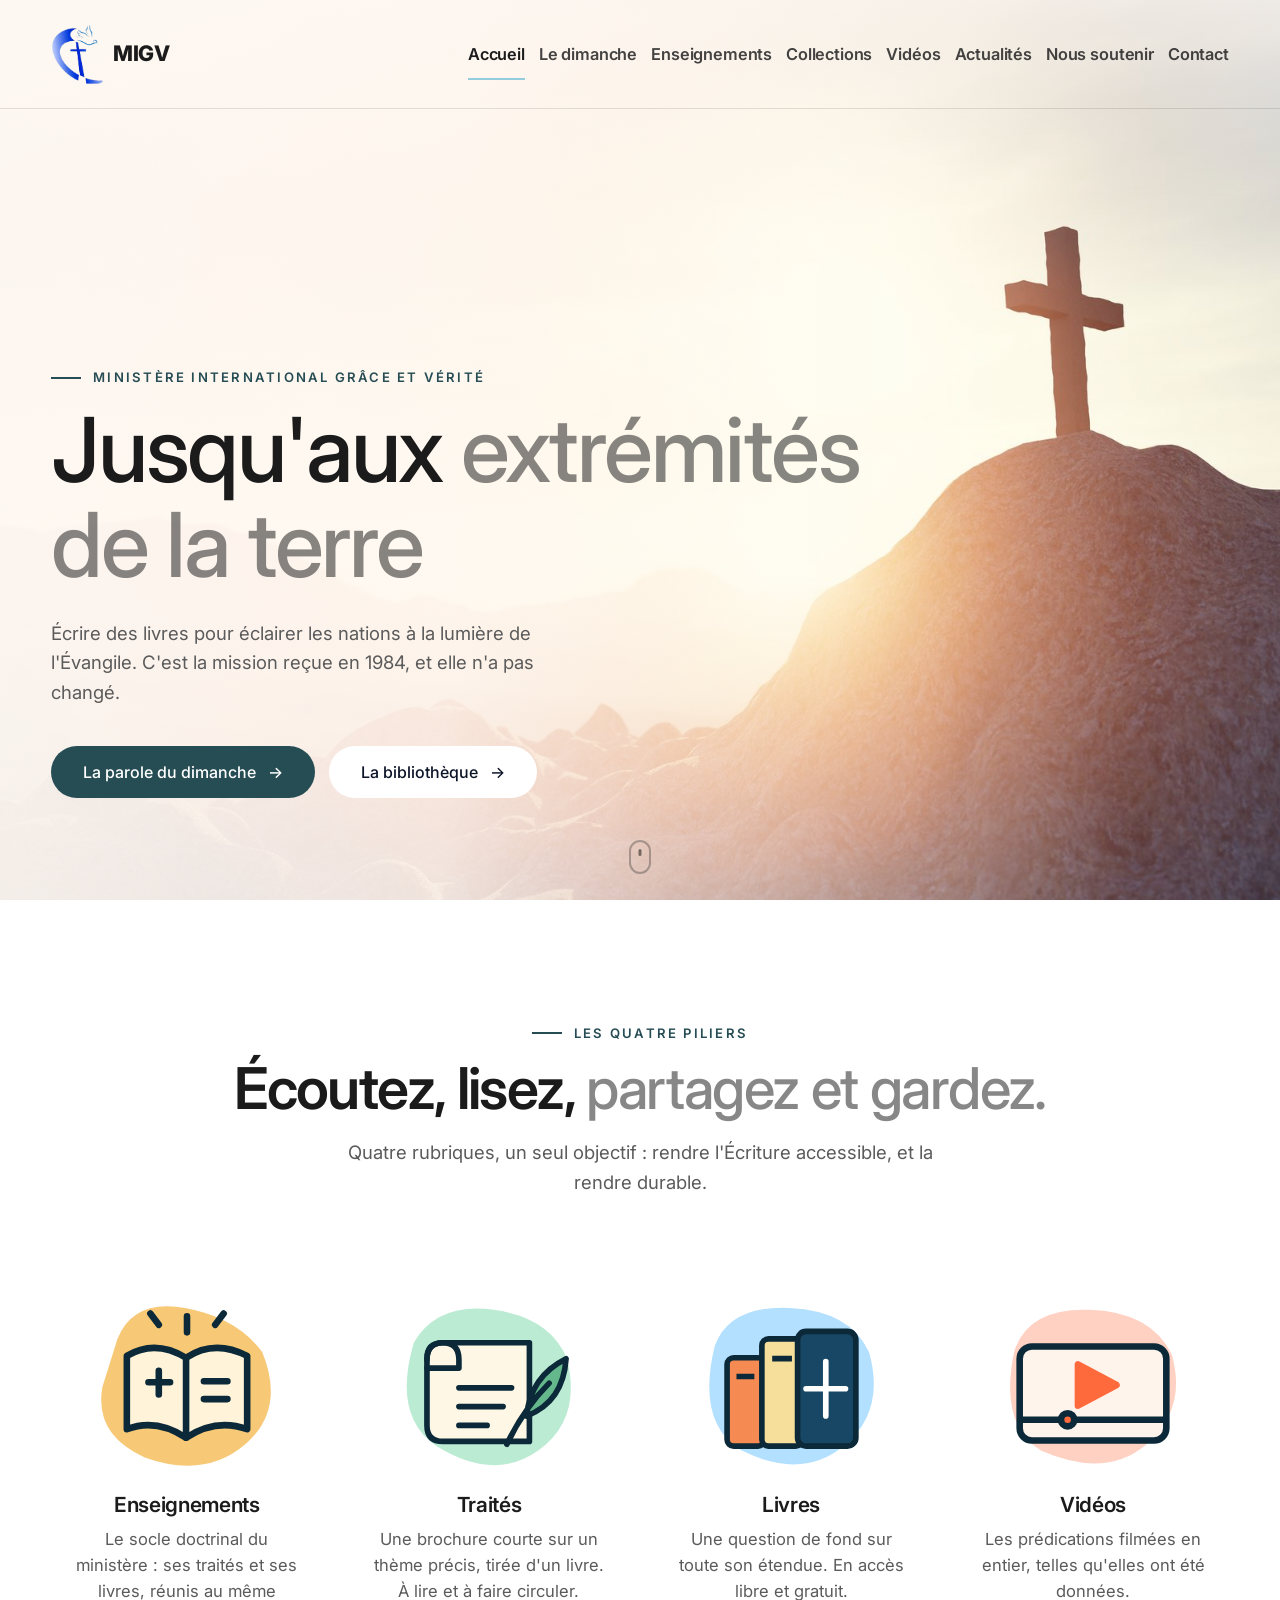
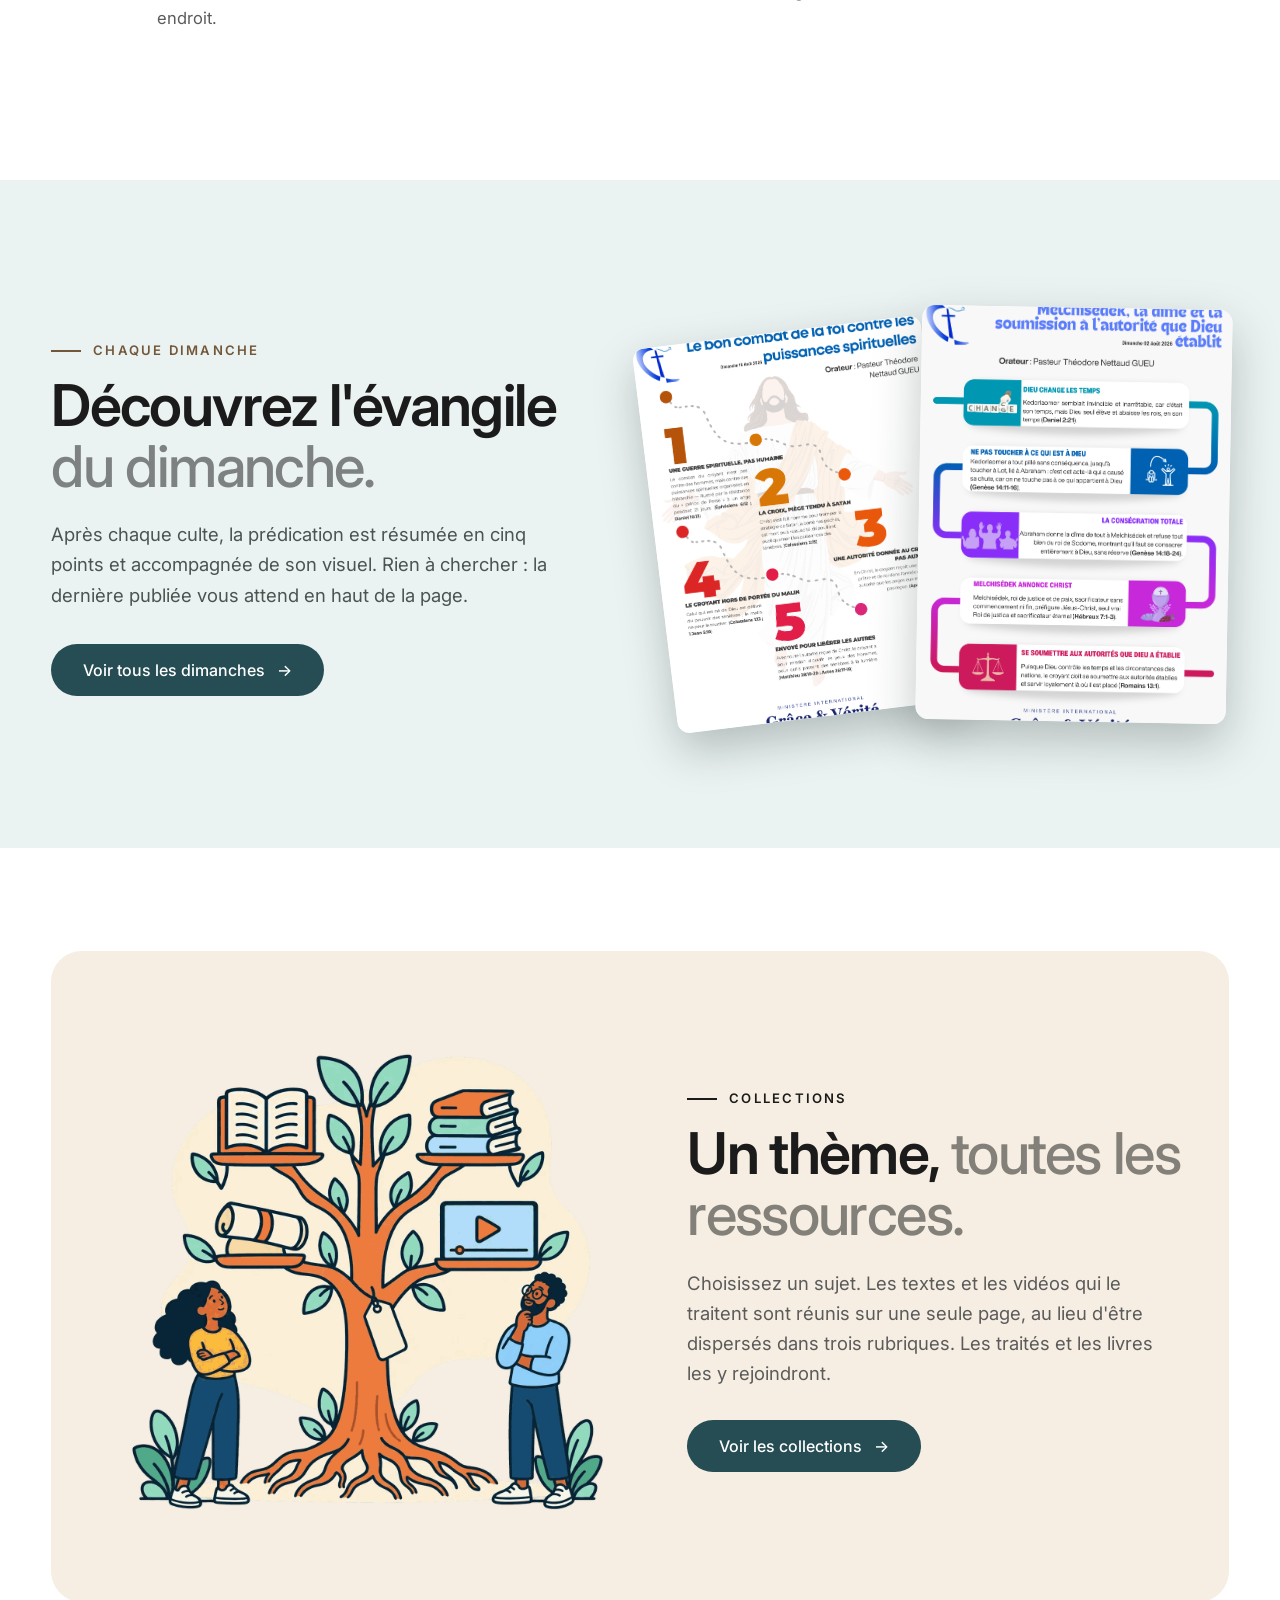
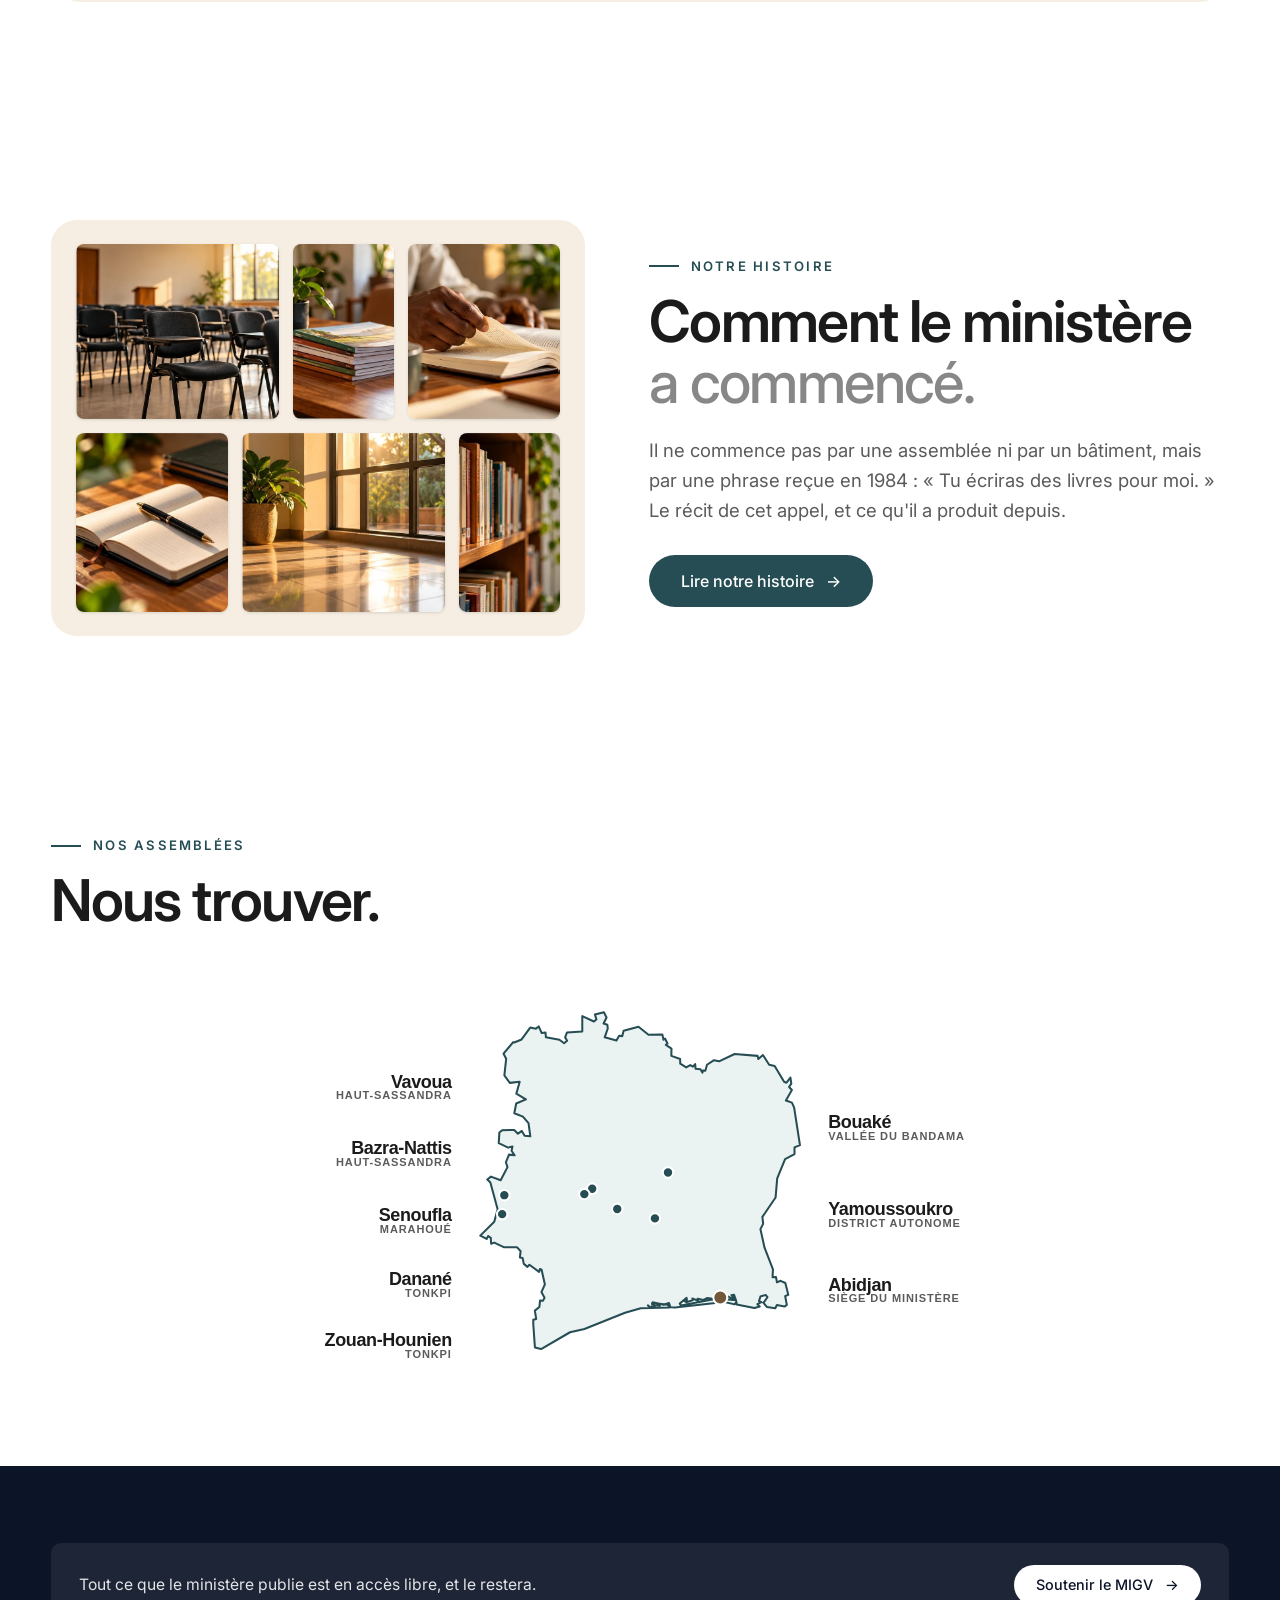
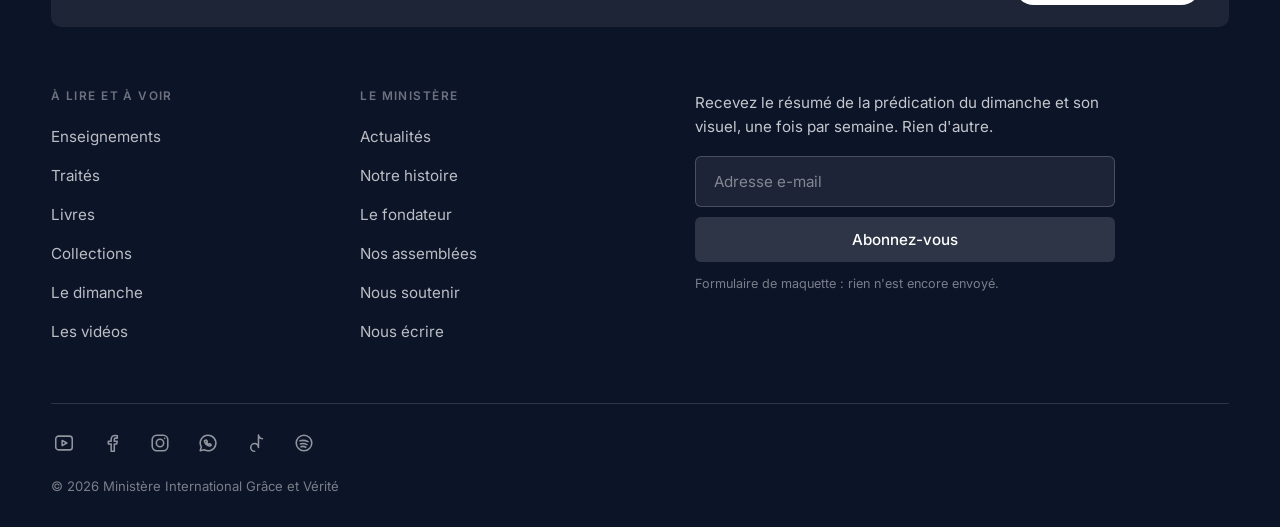
<file: index.html>
<!doctype html>
<html lang="fr">
<head>
<meta charset="utf-8">
<meta name="viewport" content="width=device-width,initial-scale=1">
<meta name="robots" content="noindex, nofollow">
<!-- Maquette en relecture. robots.txt demande aux moteurs de ne pas
     parcourir le site ; cette balise leur demande en plus de ne pas
     indexer la page, meme s'ils l'atteignent par un lien. A retirer
     le jour de la vraie mise en ligne. -->
<title>MIGV · Ministère International Grâce et Vérité</title>
<meta name="description" content="Ministère International Grâce et Vérité. Enseignements, traités, livres et prédications du Docteur Théodore Nettaud GUEU.">
<link rel="preconnect" href="https://fonts.googleapis.com">
<link rel="preconnect" href="https://fonts.gstatic.com" crossorigin>
<link href="https://fonts.googleapis.com/css2?family=Inter:wght@400;500;600;700&display=swap" rel="stylesheet">
<link rel="stylesheet" href="style.css?v=19">
<style>
/* ===================================================================
   LANDING PAGE : habillage propre, independant du reste du site.
   Tout ce qui suit ne vit que sur cette page. Les neuf autres pages
   gardent la charte precedente.
   =================================================================== */
:root{
  /* --dom est la couleur dominante de style.css. Sans valeur, elle
     retombe sur #0024D8, le bleu electrique d'origine. Il ne se
     voyait plus qu'a trois endroits, mais il s'y voyait bien :
     le trait sous le lien actif du menu, la bordure basse du
     menu mobile ouvert, et les boutons de la carte sous 820 px.
     Une seule ligne les ramene tous les trois dans la palette. */
  --dom:#264D54;

  /* valeurs relevees sur bibleproject.com le 25 octobre 2026 */
  --encre:#0C1428;      /* nuit : couverture et pied */
  --encre2:#1B1B1B;     /* le noir de leur texte */
  --parche:#F6EEE2;     /* leur parchemin chaud */
  --craie2:#FFF9F3;     /* leur blanc chaud */
  --brume:#EBF3F2;      /* leur vert tres pale */
  --gris-chaud:#EDECEB;
  --sable:#EADCC0;
  --vert:#264D54;       /* leur sarcelle profond */
  --vert-vif:#3A7781;
  --terre:#72573A;      /* leur brun */
  --or:#93CDDD;         /* leur bleu pale, en accent clair */
  --or-cl:#93CDDD;
  --craie:#FFFFFF;
  --plomb:#5B5B5B;
  --ease:cubic-bezier(.16,1,.3,1);
}
body{background:var(--craie);color:var(--encre2);
  font-family:Inter,system-ui,-apple-system,'Segoe UI',sans-serif}
/* la feuille partagee met un serif sur h1 et h2 : sur cette page, une
   seule famille, comme chez eux. */
h1,h2,h3,h4,h5{font-family:inherit}

/* ---- titres : le serif porte les deux premiers rangs ---- */
/* leur titre : la meme famille que le texte, graisse 500, chasse serree */
.ttl{font-weight:500;letter-spacing:-.025em;line-height:1.06;margin:0;text-transform:none}
.t1{font-size:clamp(2.8rem,7.6vw,5.6rem)}
.t2{font-size:clamp(2.2rem,5.9vw,3.6rem);font-weight:600;letter-spacing:-.028em}
/* ils n'opposent pas deux registres : le second membre est seulement plus clair */
.ital{font-weight:500;opacity:.52}
.sur{font:600 .82rem/1 Inter,sans-serif;letter-spacing:.17em;text-transform:uppercase;
  display:inline-flex;align-items:center;gap:12px;margin-bottom:18px}
.sur::before{content:'';width:30px;height:2px;background:currentColor}
.txt{font-size:clamp(1.06rem,1.45vw,1.2rem);line-height:1.62;color:var(--plomb);max-width:52ch}

/* ---- un seul bouton par section, deux formes ---- */
.bt{display:inline-flex;align-items:center;gap:12px;border-radius:999px;
  font:500 1rem/1 Inter,sans-serif;letter-spacing:0;padding:18px 32px;
  transition:transform .3s var(--ease),background .3s var(--ease),color .3s var(--ease)}
.bt span{transition:transform .3s var(--ease)}
.bt:hover span{transform:translateX(5px)}
.bt-plein{background:var(--vert);color:var(--craie)}
.bt-plein:hover{background:var(--encre)}
.bt-clair{background:var(--craie);color:var(--encre)}
.bt-clair:hover{background:var(--sable)}
.bt-fil{border:2px solid currentColor}
.bt-fil:hover{background:currentColor}
.bt-fil:hover span,.bt-fil:hover{color:var(--craie)}

/* ===== 1. LA COUVERTURE ============================================ */
.couv{position:relative;min-height:100svh;display:flex;align-items:flex-end;overflow:hidden}
.couv>img{position:absolute;inset:0;width:100%;height:100%;object-fit:cover;
  object-position:64% 46%;animation:derive 48s ease-in-out infinite alternate}
@keyframes derive{from{transform:scale(1.02)}to{transform:scale(1.1)}}
.couv::after{content:'';position:absolute;inset:0;pointer-events:none;
  background:linear-gradient(92deg,rgba(255,249,243,.95) 0%,rgba(255,249,243,.88) 36%,rgba(255,249,243,.52) 62%,rgba(255,249,243,.08) 88%),
             linear-gradient(180deg,rgba(255,249,243,.72) 0%,rgba(255,249,243,0) 22%)}
.couv .dedans{position:relative;z-index:3;width:100%;padding-bottom:clamp(54px,8vw,110px);color:var(--encre2)}
.couv .t1{color:var(--encre2);max-width:15ch}
.couv .sous{margin:26px 0 38px;font-size:clamp(1.06rem,1.45vw,1.22rem);line-height:1.6;color:var(--plomb);
  max-width:46ch}
.couv .choix{display:flex;gap:14px;flex-wrap:wrap}
.couv .fleche{position:absolute;left:50%;bottom:26px;z-index:3;transform:translateX(-50%);
  width:22px;height:34px;border:2px solid rgba(27,27,27,.3);border-radius:999px}
.couv .fleche::after{content:'';position:absolute;left:50%;top:7px;width:3px;height:7px;border-radius:2px;
  background:rgba(27,27,27,.55);transform:translateX(-50%);animation:goutte 2.1s ease-in-out infinite}
@keyframes goutte{0%{opacity:0;transform:translate(-50%,0)}35%{opacity:1}100%{opacity:0;transform:translate(-50%,13px)}}

/* l'entete repose sur la photo, puis se pose en vert une fois depassee */
#entete .bar{max-width:var(--max);margin:0 auto;padding:18px clamp(24px,4vw,54px);
  display:flex;align-items:center;gap:26px}
.tete.clair{background:transparent;border-bottom:1px solid rgba(27,27,27,.12)}
.tete.clair a,.tete.clair b,.tete.clair nav a{color:var(--encre2)}
.tete.pose{background:#17223E;border-bottom:1px solid rgba(255,255,255,.16);
  box-shadow:0 10px 28px rgba(0,0,0,.28)}
/* l'entete s'efface quand le pied entre a l'ecran : plus de deux bandes
   sombres qui se touchent, et le pied reprend tout l'ecran */
.tete{transition:background .4s var(--ease),opacity .35s var(--ease),transform .35s var(--ease)}
.tete.efface{opacity:0;transform:translateY(-100%);pointer-events:none}
.tete.pose a,.tete.pose b,.tete.pose nav a{color:var(--craie)}
#entete nav a{position:relative;opacity:.82}
#entete nav a:hover,#entete nav a.ici{opacity:1}
#entete nav a.ici::after{content:'';position:absolute;left:0;right:0;bottom:-7px;height:2px;background:var(--or)}
.tete.clair .burger span,.tete.clair .burger span::before,.tete.clair .burger span::after{background:var(--encre2)}
.tete.pose .burger span,.tete.pose .burger span::before,.tete.pose .burger span::after{background:var(--craie)}

/* ===== 2. LES QUATRE PILIERS ======================================= */
.piliers{background:var(--craie);padding:clamp(76px,9vw,134px) 0}
.piliers .tete-sec{text-align:center;margin-bottom:clamp(44px,5vw,70px)}
.piliers .sur{color:var(--vert)}
.piliers .txt{margin:18px auto 0;text-align:center}
.quatre{display:grid;grid-template-columns:repeat(4,1fr);gap:clamp(18px,2.4vw,36px)}
@media(max-width:980px){.quatre{grid-template-columns:repeat(2,1fr)}}
@media(max-width:560px){.quatre{grid-template-columns:1fr}}
.pil{display:block;text-align:center;padding:30px 20px 34px;border-radius:14px;
  transition:background .35s var(--ease),transform .35s var(--ease)}
.pil:hover{background:#FAF7F2;transform:translateY(-6px)}
.pil .emb{width:100%;max-width:210px;height:188px;margin:0 auto 16px;display:block}
.pil h3{font-weight:600;font-size:1.3rem;letter-spacing:-.015em;text-transform:none;
  margin:0 0 10px;color:var(--encre2)}
.pil p{margin:0;font-size:1.04rem;line-height:1.58;color:var(--plomb)}
/* la tache de couleur respire au survol, le trait ne bouge pas */
.pil .emb>path:first-child{transform-origin:110px 100px;
  transition:transform .5s var(--ease)}
.pil:hover .emb>path:first-child{transform:scale(1.07) rotate(-2deg)}

/* ===== 3. LA PAROLE DU DIMANCHE ==================================== */
.dim{background:var(--brume);padding:clamp(96px,11vw,168px) 0;overflow:hidden}
.dim .duo{display:grid;grid-template-columns:minmax(0,.86fr) minmax(0,1fr);
  gap:clamp(34px,5vw,80px);align-items:center}
@media(max-width:900px){.dim .duo{grid-template-columns:1fr}}
.dim .sur{color:var(--terre)}
.dim .txt{color:#4A5450}
.dim .act{margin-top:34px;display:flex;gap:14px;flex-wrap:wrap}
.eventail{display:flex;justify-content:center;gap:0}
.eventail a{display:block;width:clamp(150px,25vw,290px);border-radius:12px;overflow:hidden;
  box-shadow:0 18px 44px rgba(19,36,31,.26);background:var(--craie);
  transition:transform .45s var(--ease),box-shadow .45s var(--ease)}
.eventail a img{width:100%;aspect-ratio:3/4;object-fit:cover;display:block}
.eventail a:nth-child(1){transform:rotate(-7deg) translateY(10px)}
.eventail a:nth-child(2){transform:rotate(1deg) scale(1.07);z-index:2;margin:0 -14px}
.eventail a:nth-child(3){transform:rotate(7deg) translateY(10px)}
.eventail a:hover{transform:rotate(0deg) scale(1.1) translateY(-8px);z-index:3;
  box-shadow:0 26px 60px rgba(19,36,31,.34)}
/* en dessous de 700 px, trois affiches de 150 px ne tiennent plus :
   on les reduit et on resserre le chevauchement. */
@media(max-width:700px){
  .eventail a{width:clamp(78px,25vw,128px)}
  .eventail a:nth-child(2){margin:0 -8px}
}

/* ===== 4. LES COLLECTIONS ========================================== */
.coll{background:var(--craie);color:var(--encre2);
  padding:clamp(70px,8vw,120px) 0;overflow:hidden;position:relative}
/* une seconde couche posee sur le fond blanc, comme sur la reference */
.couche{background:var(--parche);border-radius:clamp(18px,2.4vw,32px);
  padding:clamp(34px,4.4vw,72px) clamp(26px,3.6vw,60px)}
.couche .duo{display:grid;grid-template-columns:minmax(0,1fr) minmax(0,.92fr);
  gap:clamp(30px,4vw,70px);align-items:center}
@media(max-width:900px){.couche .duo{grid-template-columns:1fr}}
/* l'illustration de la section, posee simplement */
.illu{margin:0;display:flex;justify-content:center;align-items:center;
  padding:clamp(10px,2vw,28px)}
.illu img{display:block;width:100%;max-width:650px;height:auto;object-fit:contain}

/* ===== 5. L'HISTOIRE =============================================== */
.hist{background:var(--craie);padding:clamp(76px,9vw,134px) 0}
.hist .duo{display:grid;grid-template-columns:minmax(0,.92fr) minmax(0,1fr);
  gap:clamp(34px,5vw,80px);align-items:center}
@media(max-width:900px){.hist .duo{grid-template-columns:1fr}}
.hist .sur{color:var(--vert)}
/* ---- la mosaique. Six photographies en deux rangees de trois, et
   jamais deux cadres de la meme largeur dans une rangee : 4, 2 et 3
   colonnes, puis 3, 4 et 2 pour que le grand cadre change de place.
   Dans chaque rangee un seul cadre porte son vrai ratio dans --r : c'est
   lui qui fixe la hauteur, et il n'est donc jamais recadre. Les deux
   autres s'etirent pour l'atteindre exactement, object-fit:cover absorbe
   la difference, et les hauteurs tombent juste a toutes les largeurs,
   gouttiere comprise. ---- */
.mur{background:var(--parche);border-radius:clamp(16px,2vw,26px);
  padding:clamp(14px,1.9vw,26px)}
.mosaique{display:flex;flex-direction:column;gap:clamp(8px,1.1vw,14px)}
.rang{display:flex;gap:clamp(8px,1.1vw,14px);align-items:stretch}
.case{position:relative;margin:0;border-radius:8px;overflow:hidden;
  background:var(--craie);box-shadow:0 1px 3px rgba(27,27,27,.13);
  transition:transform .45s var(--ease)}
/* l'image est hors flux : elle ne pese donc pas sur la hauteur de la
   rangee, qui reste decidee par le seul cadre porteur du ratio. */
.case img{position:absolute;inset:0;width:100%;height:100%;
  object-fit:cover;display:block}
.case:hover{transform:translateY(-3px)}
.case.f4{flex:4 1 0}
.case.f3{flex:3 1 0}
.case.f2{flex:2 1 0}
.case.porte{aspect-ratio:var(--r)}   /* le cadre qui fixe la hauteur */
.case:not(.porte){min-height:0}      /* les autres s'etirent */
/* au telephone la hauteur n'est plus le probleme, et trois cadres de
   front donneraient un filet de 65 px. On repasse donc a deux colonnes
   carrees : les rangees s'effacent, les six cadres se rangent seuls. */
@media(max-width:620px){
  .mosaique{display:grid;grid-template-columns:1fr 1fr}
  .rang{display:contents}
  .mosaique .case{aspect-ratio:1}
}
.faits{display:flex;flex-wrap:wrap;gap:clamp(18px,3vw,44px);margin-top:clamp(26px,3vw,38px);
  padding-top:clamp(20px,2.4vw,30px);border-top:1px solid rgba(27,27,27,.12)}
.faits div{min-width:120px}
.faits b{display:block;font-size:clamp(1.4rem,2.4vw,1.9rem);font-weight:600;
  letter-spacing:-.02em;line-height:1.1;color:var(--encre2)}
.faits span{font:500 .74rem/1.4 Inter,sans-serif;letter-spacing:.12em;
  text-transform:uppercase;color:var(--plomb)}

/* ===== 6. LA CARTE ================================================= */
.zone-carte{background:var(--craie);padding:clamp(54px,6vw,86px) 0}
.zone-carte .sur{color:var(--vert)}
.zone-carte .tete-sec{margin-bottom:clamp(34px,4vw,54px)}
/* la feuille partagee encadre la carte d'un trait de 3 px : sur
   l'accueil on l'enleve, la carte respire sur le fond blanc. */
.zone-carte .carte-hote{border:0;padding:0;background:transparent;
  max-width:720px;margin:0 auto}
/* on redefinit ici les variables dont la carte se sert : le trace, les
   points, les fleches et les etiquettes passent d'un coup aux teintes
   de cette page, sans toucher a la feuille partagee ni a la page Contact. */
.zone-carte{--accent:#264D54;--bleu-brume:#EBF3F2;--ambre:#72573A;
  --texte:#1B1B1B;--gris:#5B5B5B;--creme:#FFFFFF}
/* la carte dessine dans un cadre de 1240 de large, affiche sur 720 :
   tout y est reduit de 42 %. On grossit donc les etiquettes d'autant. */
.zone-carte .carte-ci .nom{font-size:31px}
.zone-carte .carte-ci .reg{font-size:19px}
.zone-carte .carte-ci .past{font-size:21px}
/* chaque ville porte sa propre teinte, posee par le script ci-dessous.
   Au repos la carte reste unie ; la couleur n'apparait qu'au clic. */
.zone-carte .carte-ci .g-ville.actif .pt{fill:var(--ville,#72573A)}
.zone-carte .carte-ci .g-ville.actif .halo{fill:var(--ville,#72573A);opacity:.18}
.zone-carte .carte-ci .lab.actif .nom{fill:var(--ville,#72573A)}
.zone-carte .carte-ci .lab.actif .reg{fill:var(--ville,#72573A);opacity:.7}
.zone-carte .carte-ci .g-ville .pt,.zone-carte .carte-ci .nom,.zone-carte .carte-ci .reg{
  transition:fill .3s var(--ease)}

/* ===== 7. LE PIED ================================================== */
.pied-neuf{background:var(--encre);color:var(--craie);padding:clamp(56px,6vw,88px) 0 30px}

/* 1. la barre d'appel, en retrait sur le fond du pied */
.appel{display:flex;align-items:center;justify-content:space-between;gap:20px;flex-wrap:wrap;
  background:rgba(255,255,255,.07);border-radius:10px;
  padding:clamp(16px,1.8vw,22px) clamp(18px,2.2vw,28px);margin-bottom:clamp(40px,5vw,66px)}
.appel p{margin:0;font-size:.98rem;color:rgba(255,255,255,.88);max-width:62ch}
.appel .bt{padding:13px 22px;font-size:.9rem}

/* 2. les colonnes de liens a gauche, la lettre a droite */
.corps{display:grid;grid-template-columns:minmax(0,1fr) minmax(0,.92fr);
  gap:clamp(30px,5vw,80px);padding-bottom:clamp(36px,4vw,56px)}
@media(max-width:860px){.corps{grid-template-columns:1fr}}
.colonnes{display:grid;grid-template-columns:repeat(2,1fr);gap:clamp(20px,3vw,46px)}
@media(max-width:460px){.colonnes{grid-template-columns:1fr}}
.colonnes a{display:block;padding:7px 0;font-size:.95rem;color:rgba(255,255,255,.72);
  transition:color .25s,transform .25s var(--ease)}
.colonnes a:hover{color:var(--craie);transform:translateX(4px)}

.lettre p{margin:0 0 16px;font-size:.95rem;line-height:1.6;color:rgba(255,255,255,.76);max-width:44ch}
.lettre form{display:flex;flex-direction:column;gap:10px;max-width:420px}
.lettre input{background:rgba(255,255,255,.07);color:var(--craie);
  border:1px solid rgba(255,255,255,.2);border-radius:6px;padding:15px 18px;
  font:400 .95rem/1 Inter,sans-serif;outline:0;transition:border-color .3s}
.lettre input::placeholder{color:rgba(255,255,255,.45)}
.lettre input:focus{border-color:rgba(255,255,255,.55)}
.lettre button{border:0;border-radius:6px;padding:15px 18px;cursor:pointer;
  background:rgba(255,255,255,.14);color:var(--craie);
  font:500 .95rem/1 Inter,sans-serif;transition:background .25s}
.lettre button:hover{background:rgba(255,255,255,.24)}
.lettre .note{margin:12px 0 0;font-size:.79rem;color:rgba(255,255,255,.45)}

/* 3. la rangee du bas : les icones, puis la mention de droits dessous */
.pied-neuf .bas{padding-top:26px;border-top:1px solid rgba(255,255,255,.14)}
.reseaux{list-style:none;margin:0 0 20px;padding:0;display:flex;flex-wrap:wrap;gap:18px}
.reseaux a{display:grid;place-items:center;width:44px;height:44px;
  margin:-9px;
  color:rgba(255,255,255,.55);transition:color .25s,transform .25s var(--ease)}
.reseaux a:hover{color:var(--craie);transform:translateY(-2px)}
.reseaux svg{width:22px;height:22px;fill:none;stroke:currentColor;stroke-width:1.7;
  stroke-linecap:round;stroke-linejoin:round}
.droits{margin:0;font-size:.82rem;color:rgba(255,255,255,.45)}

@media(prefers-reduced-motion:reduce){
  .couv>img,.couv .fleche::after{animation:none}
}

/* ===================================================================
   LE BLOC TELEPHONE EST PLACE EN DERNIER, ET CE N'EST PAS UN HASARD.
   Une regle @media n'ajoute AUCUNE specificite : a specificite egale,
   c'est la DERNIERE ecrite qui gagne. Place plus haut, ce bloc etait
   ecrase par les regles .pil qui le suivaient, et les tuiles ne
   changeaient pas. Tout ajout mobile doit rester ici, en bas.
   =================================================================== */
/* ===================================================================
   LE TELEPHONE.

   CE QUI N'ALLAIT PAS. La page se reempilait sans jamais s'adapter :
   les seules regles @media de ce fichier changeaient le nombre de
   colonnes, rien d'autre. Resultat, sur un ecran de 375 px :

   1. LA CROIX AVAIT DISPARU. La photo fait 2400x1121 (un paysage
      large), le cadre mobile 396x857 (un portrait haut). Avec
      object-fit:cover, le navigateur n'en montre que 22 % de la
      largeur. Mesure sur l'image : la croix occupe de 74 % a 92 %,
      alors que le cadrage « 64% 46% » n'affichait que 53 % a 75 %.
      Elle tombait juste a cote.

   2. LES BOUTONS PASSAIENT SOUS LA LIGNE DE FLOTTAISON. Le heros
      mesurait 857 px de haut pour un ecran de 812, dont il faut
      encore retirer la barre d'adresse du navigateur. Il fallait
      defiler pour les voir.

   3. UNE TUILE PAR ECRAN. Les quatre piliers s'empilaient en
      colonne, illustration de 188 px en haut, texte centre dessous.
      Quatre ecrans entiers pour quatre phrases.
   =================================================================== */
@media(max-width:620px){

  /* --- le heros ----------------------------------------------------
     dvh et non svh : svh est la hauteur quand la barre d'adresse est
     DEPLOYEE, donc la plus petite. Un heros en 100svh laisse une
     bande vide des que la barre se retracte. dvh suit la hauteur
     reelle. On plafonne a 680 px pour que le heros ne devienne pas
     une tour sur les grands telephones.                            */
  .couv{min-height:min(100dvh,680px)}

  /* Le cadrage remonte sur la croix : 84 % ± 11 %, soit de 73 % a
     95 %. Elle y tient entierement. 34 % en vertical pour la placer
     dans le tiers haut, au-dessus du texte.                       */
  .couv>img{object-position:84% 34%}

  /* Le voile etait horizontal, opaque a gauche : logique quand le
     texte occupe la moitie gauche d'un ecran large. Sur telephone le
     texte prend toute la largeur, il faut donc un voile VERTICAL,
     opaque en bas sous le texte et transparent en haut sur la croix. */
  .couv::after{
    background:linear-gradient(180deg,
      rgba(255,249,243,.34) 0%,
      rgba(255,249,243,.10) 26%,
      rgba(255,249,243,.72) 52%,
      rgba(255,249,243,.97) 70%,
      rgba(255,249,243,1) 100%)}

  /* Le titre tombait a 2,8rem (44,8 px), son minimum de clamp, cale
     pour un ecran de bureau. A 2,15rem il tient en deux lignes au
     lieu de trois, et le heros respire.                           */
  .couv .t1{font-size:2.15rem;line-height:1.08;max-width:none}
  .couv .sous{margin:16px 0 26px;font-size:1rem;line-height:1.55}
  .couv .dedans{padding-bottom:clamp(30px,7vw,46px)}

  /* Le surtitre passait sur deux lignes avec son tiret orphelin. */
  .sur{font-size:.7rem;letter-spacing:.11em}

  /* Deux boutons de largeurs differentes, empiles, donnaient un bord
     droit en escalier. Pleine largeur, ils forment un bloc net.   */
  .couv .choix{flex-direction:column;gap:10px}
  .couv .choix .bt{width:100%;justify-content:center;padding:15px 22px}

  /* La fleche de defilement n'a plus de place : le bas de l'ecran
     est deja occupe par les boutons. */
  .couv .fleche{display:none}

  /* --- les titres de section --------------------------------------- */
  .t2{font-size:1.75rem;line-height:1.15}
  .txt{font-size:1rem;line-height:1.6}

  /* --- les quatre piliers ------------------------------------------
     L'illustration passe a gauche, en 76 px, et le texte a droite :
     une tuile tient desormais dans un quart d'ecran au lieu d'un
     ecran entier. Le texte repasse a gauche, parce qu'un paragraphe
     centre sur une colonne etroite se lit mal.
     La tuile a TROIS enfants (le dessin, le titre, le texte) pour
     deux colonnes. Sans placement explicite, la grille les range dans
     l'ordre : dessin en (1,1), titre en (1,2), et le paragraphe
     retombe en (2,1), c'est-a-dire dans la colonne de 76 px, un mot
     par ligne. Chacun est donc place a la main.                   */
  .pil{display:grid;grid-template-columns:76px minmax(0,1fr);
    column-gap:16px;row-gap:3px;align-items:start;
    text-align:left;padding:18px 14px}
  .pil .emb{grid-column:1;grid-row:1 / span 2;
    width:76px;height:76px;max-width:none;margin:0}
  .pil h3{grid-column:2;grid-row:1;font-size:1.1rem;margin:0}
  .pil p{grid-column:2;grid-row:2;font-size:.97rem;line-height:1.5}
  .quatre{gap:6px}
  .piliers{padding:clamp(48px,11vw,70px) 0}
  .piliers .tete-sec{margin-bottom:28px}
}
</style>
<!-- EN DERNIER, ET C'EST VOLONTAIRE : une regle @media n'ajoute
     aucune specificite, donc le bloc mobile doit venir APRES les
     regles qu'il corrige, sans quoi il est ignore. -->
<link rel="stylesheet" href="mobile.css?v=7">

</head>
<body>

<header class="tete clair" id="entete"></header>

<!-- ===== 1. LA COUVERTURE ===== -->
<section class="couv">
  <img src="images/heros-croix.jpg" alt="Une croix dressée sur une colline au lever du soleil">
  <div class="wrap dedans">
    <div class="sur" style="color:var(--vert)">Ministère International Grâce et Vérité</div>
    <h1 class="ttl t1">Jusqu'aux <span class="ital">extrémités de la terre</span></h1>
    <p class="sous">Écrire des livres pour éclairer les nations à la lumière de
    l'Évangile. C'est la mission reçue en 1984, et elle n'a pas changé.</p>
    <div class="choix">
      <a class="bt bt-plein" href="dimanche.html">La parole du dimanche <span>&rarr;</span></a>
      <a class="bt bt-clair" href="enseignements.html">La bibliothèque <span>&rarr;</span></a>
    </div>
  </div>
  <div class="fleche" aria-hidden="true"></div>
</section>

<!-- ===== 2. LES QUATRE PILIERS ===== -->
<section class="piliers">
  <div class="wrap">
    <div class="tete-sec rv">
      <div class="sur">Les quatre piliers</div>
      <h2 class="ttl t2">Écoutez, lisez, <span class="ital">partagez et gardez.</span></h2>
      <p class="txt">Quatre rubriques, un seul objectif : rendre l'Écriture
      accessible, et la rendre durable.</p>
    </div>
    <div class="quatre rv">

      <a class="pil" href="enseignements.html">
        <svg class="emb" viewBox="0 0 220 200" aria-hidden="true"><path d="M36 51Q53 8 108 18T190 65Q215 126 172 163T65 177Q11 153 20 102Z" fill="#f7c875"/><g fill="none" stroke="#0b2938" stroke-width="7" stroke-linecap="round" stroke-linejoin="round"><path d="M109 71Q76 51 46 69V147Q77 135 109 156Q141 135 174 147V69Q139 51 109 71Z" fill="#fff4d9"/><path d="M109 71V156M69 97h23m-12-12v25m48-14h25m-25 19h25"/><path d="M110 27v17M80 36l-9-12m69 12 9-12"/></g></svg>
        <h3>Enseignements</h3>
        <p>Le socle doctrinal du ministère : ses traités et ses livres, réunis au même endroit.</p>
      </a>

      <a class="pil" href="traites.html">
        <svg class="emb" viewBox="0 0 220 200" aria-hidden="true"><path d="M30 55Q55 12 115 20T193 72Q209 137 162 170T54 165Q7 133 30 55Z" fill="#bcebd4"/><g fill="none" stroke="#0b2938" stroke-width="6" stroke-linecap="round" stroke-linejoin="round"><path d="M61 55h92v105H61q-17 0-17-17V72q0-17 17-17Z" fill="#fff7e6"/><path d="M44 73q0-18 17-18t17 18v9H44m34 21h56m-56 20h47m-47 20h30"/><path d="M150 133q4-42 42-61-3 46-42 61Zm-21 30q18-38 45-65" fill="#65b88c"/></g></svg>
        <h3>Traités</h3>
        <p>Une brochure courte sur un thème précis, tirée d'un livre. À lire et à faire circuler.</p>
      </a>

      <a class="pil" href="livres.html">
        <svg class="emb" viewBox="0 0 220 200" aria-hidden="true"><path d="M29 58Q45 15 109 18T193 65Q211 128 166 165T56 169Q9 139 29 58Z" fill="#b4e0ff"/><g stroke="#0b2938" stroke-width="6" stroke-linejoin="round"><rect x="42" y="71" width="40" height="94" rx="7" fill="#f58b53"/><rect x="79" y="51" width="43" height="114" rx="7" fill="#f5df9b"/><rect x="117" y="43" width="62" height="122" rx="9" fill="#184765"/><path d="M147 75v58m-21-29h42" stroke="white" stroke-linecap="round"/><path d="M52 91h19M90 72h21"/></g></svg>
        <h3>Livres</h3>
        <p>Une question de fond sur toute son étendue. En accès libre et gratuit.</p>
      </a>

      <a class="pil" href="videos.html">
        <svg class="emb" viewBox="0 0 220 200" aria-hidden="true"><path d="M26 65Q40 18 106 20T194 68Q210 126 167 163T55 170Q10 143 26 65Z" fill="#ffd1c2"/><g stroke="#0b2938" stroke-width="7" stroke-linejoin="round"><rect x="32" y="59" width="156" height="100" rx="13" fill="#fff4ec"/><path d="M32 137h156"/><path d="m94 78 0 44 41-22Z" fill="#ff6a3d" stroke="#ff6a3d"/><circle cx="83" cy="137" r="7" fill="#ff6a3d"/></g></svg>
        <h3>Vidéos</h3>
        <p>Les prédications filmées en entier, telles qu'elles ont été données.</p>
      </a>

    </div>
  </div>
</section>

<!-- ===== 3. LA PAROLE DU DIMANCHE ===== -->
<section class="dim">
  <div class="wrap duo">
    <div class="rv">
      <div class="sur">Chaque dimanche</div>
      <h2 class="ttl t2">Découvrez l'évangile <span class="ital">du dimanche.</span></h2>
      <p class="txt" style="margin-top:22px">Après chaque culte, la prédication est résumée
      en cinq points et accompagnée de son visuel. Rien à chercher : la dernière publiée
      vous attend en haut de la page.</p>
      <div class="act">
        <a class="bt bt-plein" href="dimanche.html">Voir tous les dimanches <span>&rarr;</span></a>
      </div>
    </div>
    <div class="eventail rv" id="eventail"></div>
  </div>
</section>

<!-- ===== 4. LES COLLECTIONS ===== -->
<section class="coll">
  <div class="wrap">
   <div class="couche">
    <div class="duo">
    <figure class="illu rv">
      <img src="images/arbre-ressources.png" width="1254" height="1254" decoding="async"
           alt="Un arbre dont les quatre branches portent les enseignements, les traités, les livres et les vidéos">
    </figure>
    <div class="rv">
      <div class="sur">Collections</div>
      <h2 class="ttl t2">Un thème, <span class="ital">toutes les ressources.</span></h2>
      <p class="txt" style="margin-top:22px">Choisissez un sujet. Les textes et les vidéos
      qui le traitent sont réunis sur une seule page, au lieu d'être dispersés dans
      trois rubriques. Les traités et les livres les y rejoindront.</p>
      <div class="act" style="margin-top:32px">
        <a class="bt bt-plein" href="collections.html">Voir les collections <span>&rarr;</span></a>
      </div>
    </div>
    </div>
   </div>
  </div>
</section>

<!-- ===== 5. L'HISTOIRE ===== -->
<section class="hist">
  <div class="wrap duo">
    <div class="mur rv">
     <div class="mosaique">
      <div class="rang">
      <figure class="case f4 porte" style="--r:1.158"><img src="images/h-chaises.jpg" width="615" height="531" decoding="async" alt="Des chaises alignées face à un pupitre, dans une salle vide"></figure>
      <figure class="case f2"><img src="images/h-brochures.jpg" width="325" height="532" decoding="async" alt="Une pile de traités imprimés posée sur une table"></figure>
      <figure class="case f3"><img src="images/h-mains-pages.jpg" width="480" height="531" decoding="async" alt="Deux mains tournant les pages d'une Bible ouverte"></figure>
      </div>
      <div class="rang">
      <figure class="case f3"><img src="images/h-carnet.jpg" width="483" height="540" decoding="async" alt="Un carnet ouvert et un stylo, posés à côté d'un livre"></figure>
      <figure class="case f4 porte" style="--r:1.139"><img src="images/h-lumiere.jpg" width="615" height="540" decoding="async" alt="La lumière d'une fenêtre posée sur un sol carrelé"></figure>
      <figure class="case f2"><img src="images/h-rayonnage.jpg" width="325" height="540" decoding="async" alt="Un rayonnage d'ouvrages rangés"></figure>
      </div>
     </div>
    </div>
    <div class="rv">
      <div class="sur">Notre histoire</div>
      <h2 class="ttl t2">Comment le ministère <span class="ital">a commencé.</span></h2>
      <p class="txt" style="margin-top:22px">Il ne commence pas par une assemblée ni
      par un bâtiment, mais par une phrase reçue en 1984 : « Tu écriras des livres
      pour moi. » Le récit de cet appel, et ce qu'il a produit depuis.</p>
      <div class="act" style="margin-top:30px">
        <a class="bt bt-plein" href="histoire.html">Lire notre histoire <span>&rarr;</span></a>
      </div>
    </div>
  </div>
</section>

<!-- ===== 6. LA CARTE ===== -->
<section class="zone-carte">
  <div class="wrap">
    <div class="tete-sec rv">
      <div class="sur">Nos assemblées</div>
      <h2 class="ttl t2">Nous trouver.</h2>
    </div>
    <div class="carte-hote rv" id="ass"></div>
  </div>
</section>

<!-- ===== 7. LE PIED ===== -->
<footer class="pied-neuf">
  <div class="wrap">

    <div class="appel">
      <p>Tout ce que le ministère publie est en accès libre, et le restera.</p>
      <a class="bt bt-clair" href="soutenir.html">Soutenir le MIGV <span>&rarr;</span></a>
    </div>

    <div class="corps">
      <div class="colonnes">
        <div>
        <h4>À lire et à voir</h4>
        <a href="enseignements.html">Enseignements</a>
        <a href="traites.html">Traités</a>
        <a href="livres.html">Livres</a>
        <a href="collections.html">Collections</a>
        <a href="dimanche.html">Le dimanche</a>
        <a href="videos.html">Les vidéos</a>
        </div>
        <div>
        <h4>Le ministère</h4>
        <a href="actualites.html">Actualités</a>
        <a href="histoire.html">Notre histoire</a>
        <a href="biographie.html">Le fondateur</a>
        <a href="contact.html">Nos assemblées</a>
        <a href="soutenir.html">Nous soutenir</a>
        <a href="contact.html">Nous écrire</a>
        </div>
      </div>
      <div class="lettre">
        <p>Recevez le résumé de la prédication du dimanche et son visuel,
        une fois par semaine. Rien d'autre.</p>
        <form onsubmit="return inscrire(event)">
          <input id="courriel" type="email" placeholder="Adresse e-mail" required
                 aria-label="Votre adresse e-mail">
          <button type="submit">Abonnez-vous</button>
        </form>
        <p class="note" id="note">Formulaire de maquette : rien n'est encore envoyé.</p>
      </div>
    </div>

    <div class="bas">
      <ul class="reseaux">
      <li><a href="#" aria-label="YouTube" title="YouTube"><svg viewBox="0 0 24 24" aria-hidden="true"><path d="M3 7.5a3 3 0 0 1 3-3h12a3 3 0 0 1 3 3v9a3 3 0 0 1-3 3H6a3 3 0 0 1-3-3Z"/><path d="M10 9.2 15 12l-5 2.8Z"/></svg></a></li>
      <li><a href="#" aria-label="Facebook" title="Facebook"><svg viewBox="0 0 24 24" aria-hidden="true"><path d="M14.5 21v-8h2.7l.5-3h-3.2V8.2c0-.9.3-1.5 1.6-1.5h1.7V4a22 22 0 0 0-2.5-.1c-2.5 0-4.2 1.5-4.2 4.3V10H8v3h3.1v8Z"/></svg></a></li>
      <li><a href="#" aria-label="Instagram" title="Instagram"><svg viewBox="0 0 24 24" aria-hidden="true"><rect x="3.5" y="3.5" width="17" height="17" rx="5"/><circle cx="12" cy="12" r="4"/><circle cx="17.1" cy="6.9" r=".9" fill="currentColor" stroke="none"/></svg></a></li>
      <li><a href="#" aria-label="WhatsApp" title="WhatsApp"><svg viewBox="0 0 24 24" aria-hidden="true"><path d="M12 3.5a8.5 8.5 0 0 0-7.3 12.8L3.5 20.5l4.4-1.1A8.5 8.5 0 1 0 12 3.5Z"/><path d="M9 9.4c.3-.7.6-.7.9-.7.3 0 .6.1.8.6l.5 1.2-.7.8c.5 1 1.3 1.8 2.3 2.3l.8-.7 1.2.5c.5.2.6.5.6.8 0 .3 0 .6-.7.9-.8.3-2 .2-3.5-.8a7 7 0 0 1-2.4-2.5c-.8-1.4-.9-2.1-.6-2.4Z"/></svg></a></li>
      <li><a href="#" aria-label="TikTok" title="TikTok"><svg viewBox="0 0 24 24" aria-hidden="true"><path d="M10.5 21a4.2 4.2 0 1 1 4.2-4.2V3.2c.3 2.3 2 4 4.3 4.2"/></svg></a></li>
      <li><a href="#" aria-label="Podcast" title="Podcast"><svg viewBox="0 0 24 24" aria-hidden="true"><circle cx="12" cy="12" r="8.5"/><path d="M7.6 9.6q4.4-1.2 8.8.9M8.1 13q3.6-1 7.1.8M8.7 16q2.7-.8 5.3.6"/></svg></a></li>
      </ul>
      <p class="droits">&copy; 2026 Ministère International Grâce et Vérité</p>
    </div>

  </div>
</footer>

<script src="commun.js?v=20"></script>
<script>
/* ---- 3. les trois derniers dimanches publies, pris dans commun.js ----
   Une affiche ajoutee la-bas apparait ici toute seule, et la plus
   recente se place au centre de l'eventail. */
(function(){
  var cles = Object.keys(PRED).sort().slice(-3);
  if(!cles.length) return;
  var ordre = cles.length === 3 ? [cles[0], cles[2], cles[1]] : cles.slice().reverse();
  document.getElementById('eventail').innerHTML = ordre.map(function(k){
    var p = PRED[k], d = new Date(k + 'T00:00:00Z');
    var joli = d.getUTCDate() + ' ' + MOIS[d.getUTCMonth()].toLowerCase() + ' ' + d.getUTCFullYear();
    return '<a href="dimanche.html" title="Dimanche ' + joli + '">'
         + '<img src="' + p.img + '" alt="Visuel de la prédication du dimanche ' + joli + '"></a>';
  }).join('');
})();

/* ---- 6. la carte des assemblees ---- */
carteCI(document.querySelector('#ass'));

/* Une teinte par assemblee, dans la meme famille sourde que la carte.
   Elle ne se montre qu'au clic, sinon le trace resterait bariole. */
(function(){
  /* Huit teintes reparties sur tout le cercle chromatique, et non plus
     dans une seule famille sourde. Chacune tient au moins 4,8 de contraste
     sur le blanc, donc l'etiquette reste lisible quand la ville est choisie. */
  var TEINTES = ['#DB242A','#B35914','#8E6B0B','#1E802B',
                 '#177B82','#276FCE','#8258CA','#C23898'];
  var svg = document.querySelector('.zone-carte .carte-ci');
  if(!svg) return;
  var villes = svg.querySelectorAll('.g-ville');
  var labs   = svg.querySelectorAll('.lab');
  for(var i=0;i<villes.length;i++){
    var c = TEINTES[i % TEINTES.length];
    villes[i].style.setProperty('--ville', c);
    if(labs[i]) labs[i].style.setProperty('--ville', c);
  }
})();

/* ---- l'entete : transparente sur la photo, pleine ensuite ---- */
(function(){
  var tete = document.querySelector('#entete');
  var couv = document.querySelector('.couv');
  var pied = document.querySelector('.pied-neuf');

  addEventListener('scroll', function(){
    /* hauteur reelle de l'entete : 108 px au bureau, 68 au telephone */
    var h = couv.offsetHeight - tete.offsetHeight;
    tete.classList.toggle('clair', scrollY < h);
    tete.classList.toggle('pose',  scrollY >= h);
  }, {passive:true});

  /* des que le pied entre a l'ecran, l'entete se retire */
  if ('IntersectionObserver' in window && pied) {
    new IntersectionObserver(function(entrees){
      entrees.forEach(function(e){ tete.classList.toggle('efface', e.isIntersecting); });
    }, {rootMargin:'0px 0px -88% 0px'}).observe(pied);
  }
})();

/* ---- 7. le formulaire de la lettre, en maquette ---- */
function inscrire(e){
  e.preventDefault();
  document.getElementById('note').textContent =
    "Merci. Le formulaire n'est pas encore relié : il le sera quand le ministère aura choisi son service d'envoi.";
  return false;
}
</script>
</body>
</html>
</file>
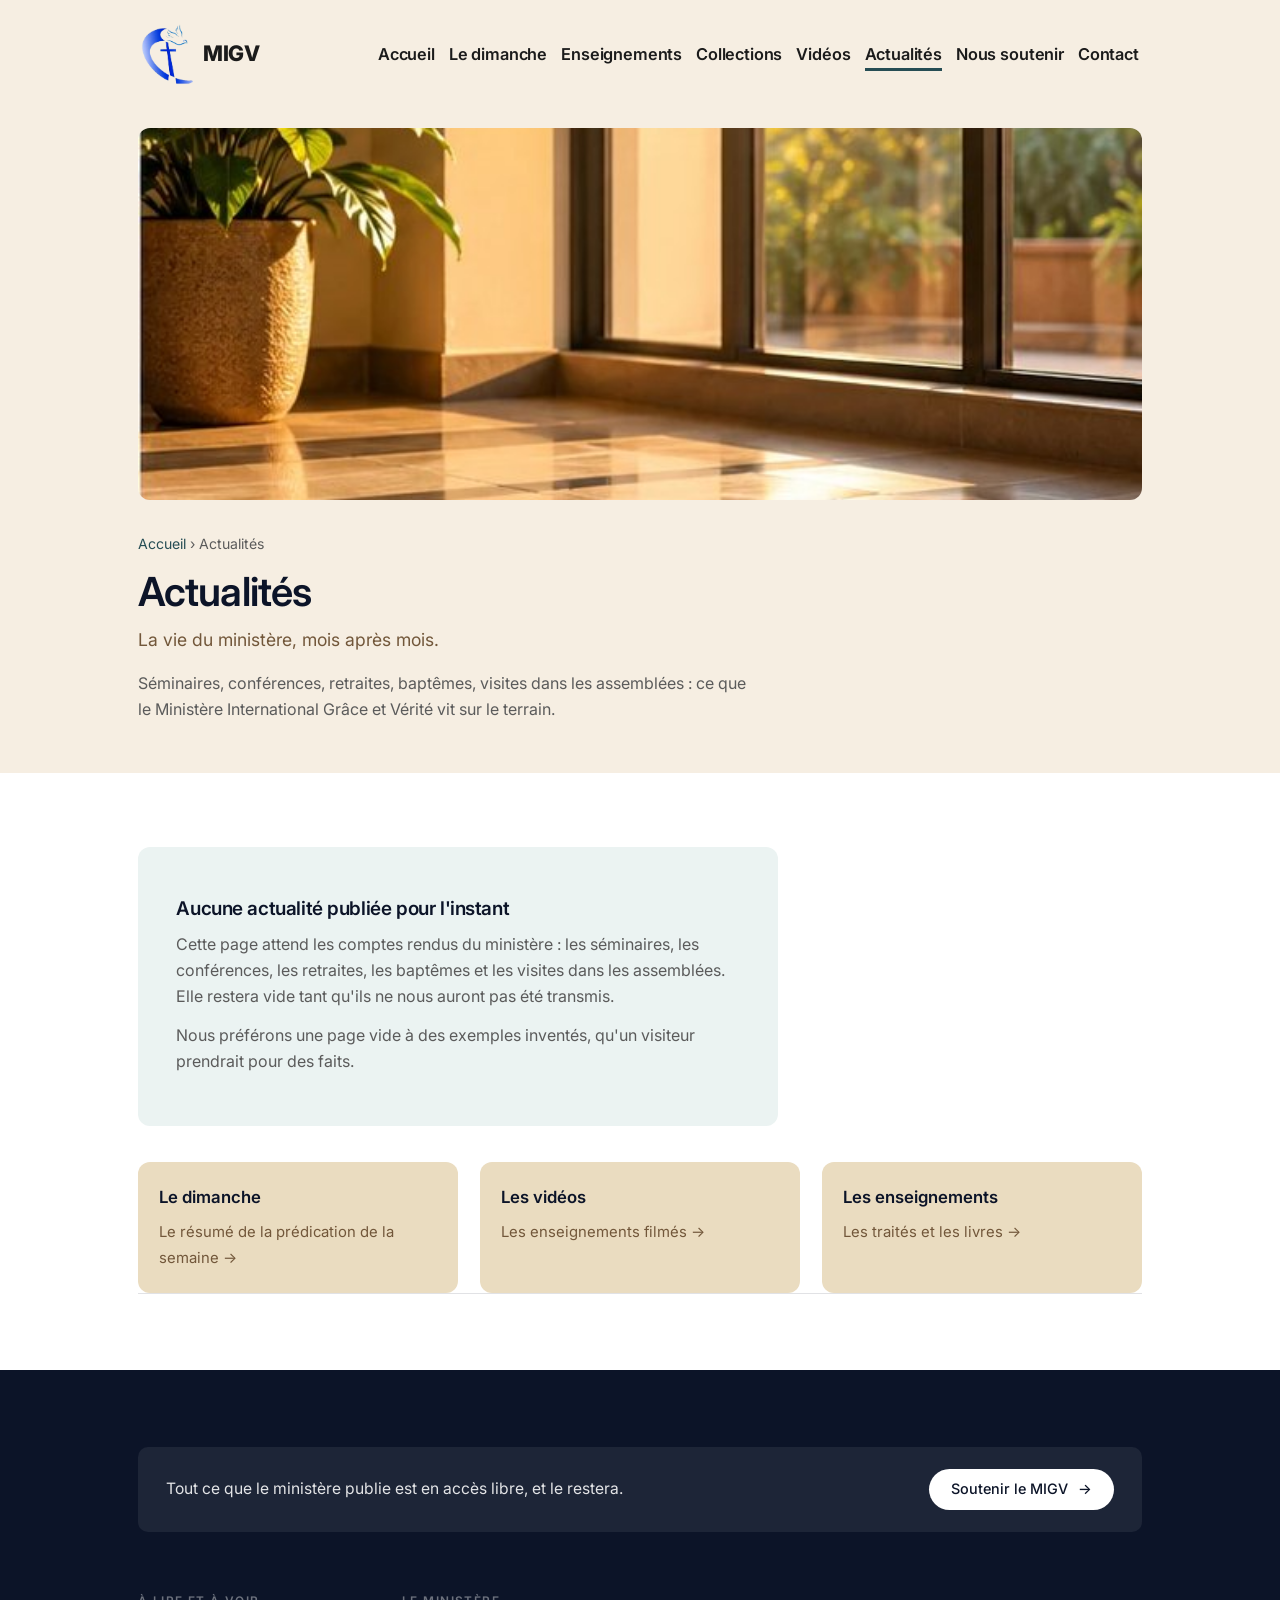
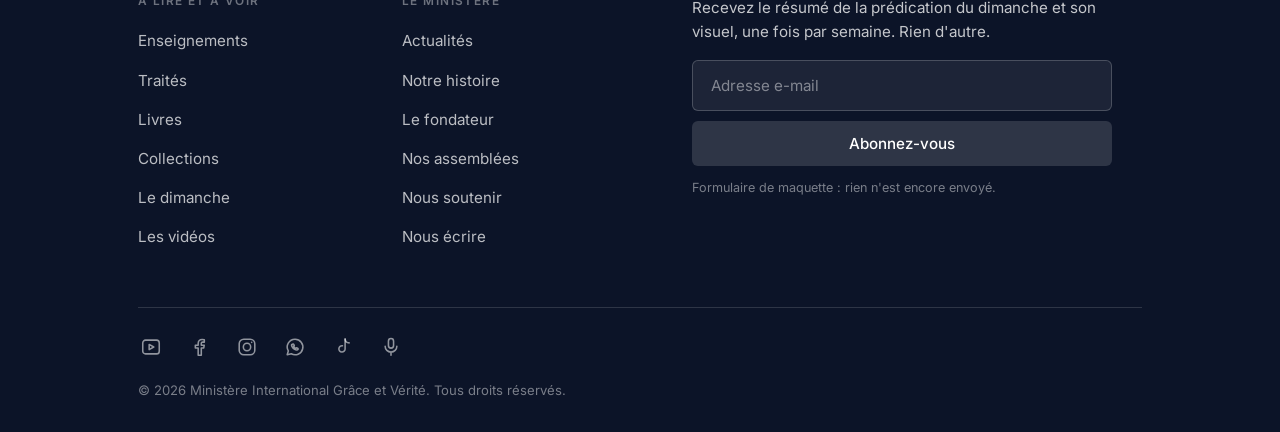
<file: actualites.html>
<!doctype html>
<html lang="fr">
<head>
<meta charset="utf-8">
<meta name="viewport" content="width=device-width,initial-scale=1">
<meta name="robots" content="noindex, nofollow">
<!-- Maquette en relecture. robots.txt demande aux moteurs de ne pas
     parcourir le site ; cette balise leur demande en plus de ne pas
     indexer la page, meme s'ils l'atteignent par un lien. A retirer
     le jour de la vraie mise en ligne. -->
<title>Actualités · MIGV</title>
<link rel="preconnect" href="https://fonts.googleapis.com">
<link rel="preconnect" href="https://fonts.gstatic.com" crossorigin>
<link href="https://fonts.googleapis.com/css2?family=Inter:wght@400;500;600;700&display=swap" rel="stylesheet">
<link rel="stylesheet" href="style.css?v=19">
<link rel="stylesheet" href="refonte.css?v=5">
<style>
/* ===================================================================
   ACTUALITES.

   ATTENTION, LECTURE IMPORTANTE.

   Cette page contenait six actualites datees et situees : un seminaire
   a Bouake, l'ouverture d'une assemblee a Senoufla, une retraite a
   Yamoussoukro, des baptemes a Danane... Aucune ne venait du
   ministere. Elles avaient ete ecrites pour remplir la page.

   Un visiteur n'a aucun moyen de distinguer un exemple d'un fait. Une
   fausse date de bapteme sur le site d'une eglise, c'est une fausse
   nouvelle signee du ministere. Elles ont donc ete retirees.

   La mecanique, elle, est restee : des que le ministere transmettra
   de vraies actualites, il suffira de remplir le tableau EVT plus bas
   et la page se construira toute seule.

   Le fond degrade bleu electrique (#0024D8) dessine au canvas a lui
   aussi disparu : il n'appartenait a aucune palette du site.
   =================================================================== */

/* --- les filtres par genre ----------------------------------------- */
.genres{display:flex;flex-wrap:wrap;gap:9px;margin:clamp(28px,3.4vw,42px) 0 clamp(22px,2.6vw,32px)}
.g{border:1px solid rgba(12,20,40,.16);background:var(--craie);color:var(--encre2);
  border-radius:999px;padding:9px 17px;cursor:pointer;
  font:500 .86rem/1 Inter,sans-serif;transition:background .25s,color .25s,border-color .25s}
.g:hover{border-color:var(--vert)}
.g[aria-pressed="true"]{background:var(--encre);color:var(--craie);border-color:var(--encre)}

/* --- l'actualite mise en avant -------------------------------------- */
.une{display:grid;grid-template-columns:minmax(0,1fr) minmax(0,1fr);
  gap:clamp(22px,3vw,44px);align-items:center;
  background:var(--brume);border-radius:12px;overflow:hidden;
  margin-bottom:clamp(30px,3.6vw,46px)}
@media(max-width:820px){.une{grid-template-columns:1fr}}
.une .im{aspect-ratio:1.3;background:var(--gris-chaud)}
.une .im img{width:100%;height:100%;object-fit:cover;display:block}
.une .tx{padding:clamp(22px,3vw,38px);padding-left:0}
@media(max-width:820px){.une .tx{padding-left:clamp(22px,3vw,38px)}}
.tag{display:inline-block;font:500 .73rem/1 Inter,sans-serif;letter-spacing:.09em;
  text-transform:uppercase;color:var(--terre);margin-bottom:9px}
.une h2{margin:0;font-size:clamp(1.3rem,2.2vw,1.65rem);color:var(--encre)}
.dt{margin-top:9px;font-size:.88rem;color:var(--plomb)}
.une p{margin:14px 0 18px;color:var(--plomb);max-width:52ch}

/* --- le fil ---------------------------------------------------------
   Une ligne par evenement. La date a gauche, le titre au milieu, le
   lieu a droite : on balaie la colonne des dates sans lire le reste. */
.fil-actu{border-top:1px solid rgba(12,20,40,.12);
  margin-bottom:clamp(50px,6vw,90px)}
.ev{display:grid;grid-template-columns:150px minmax(0,1fr) auto;
  gap:18px;align-items:baseline;padding:20px 0;
  border-bottom:1px solid rgba(12,20,40,.12);color:inherit}
@media(max-width:700px){.ev{grid-template-columns:1fr;gap:5px}}
.ev .qd{font:500 .78rem/1.4 Inter,sans-serif;letter-spacing:.07em;
  text-transform:uppercase;color:var(--terre)}
.ev h3{margin:0;font-size:1.04rem;color:var(--encre)}
.ev .ou{font-size:.86rem;color:var(--plomb);white-space:nowrap}
.ev p{margin:6px 0 0;grid-column:2;color:var(--plomb);font-size:.95rem;max-width:62ch}
@media(max-width:700px){.ev p{grid-column:1}}

/* --- ce qui est publie en attendant --------------------------------- */
.ailleurs{display:grid;grid-template-columns:repeat(auto-fit,minmax(240px,1fr));
  gap:clamp(14px,1.8vw,22px);margin-top:clamp(24px,3vw,36px)}
.al{display:block;background:var(--sable);border-radius:12px;padding:22px 21px;
  color:inherit;transition:transform .35s var(--ease)}
.al:hover{transform:translateY(-4px)}
.al b{display:block;font-weight:600;font-size:1.05rem;color:var(--encre);margin-bottom:6px}
.al span{font-size:.93rem;color:var(--terre)}
</style>
<!-- EN DERNIER, ET C'EST VOLONTAIRE : une regle @media n'ajoute
     aucune specificite, donc le bloc mobile doit venir APRES les
     regles qu'il corrige, sans quoi il est ignore. -->
<link rel="stylesheet" href="mobile.css?v=7">

</head>
<body>

<header class="tete clair" id="entete"></header>

<section class="haut">
  <div class="wrap">
    <figure class="banniere">
      <img src="images/h-lumiere.jpg" width="615" height="540"
           alt="La lumière d'une fenêtre posée sur un sol carrelé">
    </figure>
    <p class="fil"><a href="index.html">Accueil</a> &rsaquo; Actualités</p>
    <h1>Actualités</h1>
    <p class="accroche">La vie du ministère, mois après mois.</p>
    <p class="intro">Séminaires, conférences, retraites, baptêmes, visites dans les
    assemblées : ce que le Ministère International Grâce et Vérité vit sur le terrain.</p>
  </div>
</section>

<div class="wrap">
  <div class="genres" id="genres"></div>
  <div id="une"></div>
  <div class="fil-actu" id="fil"></div>
</div>

<footer class="pied-neuf"></footer>

<script src="ressources.js?v=2"></script>
<script src="commun.js?v=20"></script>
<script src="refonte.js?v=4"></script>
<script>
/* ===================================================================
   LES ACTUALITES.

   EVT est vide, et c'est voulu : le ministere ne nous a transmis
   aucune actualite a ce jour. Tant qu'il est vide, la page affiche un
   etat d'attente qui le dit clairement.

   POUR PUBLIER UNE ACTUALITE, ajouter une ligne dans EVT. La plus
   recente se met en haut. Les champs :

     d   : la date, au format AAAA-MM-JJ
     t   : le titre
     g   : le genre. Il alimente les filtres tout seul : un genre
           nouveau cree son bouton sans qu'on touche au code.
     l   : le lieu
     r   : le compte rendu, en deux ou trois phrases
     img : une photographie (facultatif). Sans elle, la mise en avant
           s'affiche sans image plutot qu'avec un fond invente.
     une : true pour la mettre en avant en haut de page

   Exemple de ligne, a decommenter et a corriger avec de VRAIES
   informations :

     {d:'2026-07-19', t:"Séminaire sur l'alliance à Bouaké",
      g:'Séminaire', l:'Bouaké',
      r:"Trois jours d'enseignement sur les deux testaments.",
      une:true}
   =================================================================== */
const EVT = [];

const joli = function(s){
  const d = new Date(s+'T00:00:00Z');
  return d.getUTCDate()+' '+MOIS[d.getUTCMonth()].toLowerCase()+' '+d.getUTCFullYear();
};

let genre = 'Tout';

function genres(){
  const boite = document.querySelector('#genres');
  if(!EVT.length){ boite.innerHTML=''; return }
  /* Set supprime les doublons : chaque genre n'apparait qu'une fois,
     quel que soit le nombre d'evenements qui le portent. */
  const g = ['Tout', ...new Set(EVT.map(e=>e.g))];
  boite.innerHTML = g.map(function(t){
    return '<button class="g" data-g="'+t+'" aria-pressed="'+(t===genre)+'">'+t+'</button>';
  }).join('');
  document.querySelectorAll('.g').forEach(function(b){
    b.onclick = function(){ genre=b.dataset.g; genres(); rendre() };
  });
}

function attente(){
  return '<div class="vide-net">'
    + '<h3>Aucune actualité publiée pour l\'instant</h3>'
    + '<p>Cette page attend les comptes rendus du ministère : les séminaires, les '
    + 'conférences, les retraites, les baptêmes et les visites dans les assemblées. '
    + 'Elle restera vide tant qu\'ils ne nous auront pas été transmis.</p>'
    + '<p>Nous préférons une page vide à des exemples inventés, qu\'un visiteur '
    + 'prendrait pour des faits.</p>'
    + '</div>'
    + '<div class="ailleurs">'
    + '<a class="al" href="dimanche.html"><b>Le dimanche</b>'
    +   '<span>Le résumé de la prédication de la semaine &rarr;</span></a>'
    + '<a class="al" href="videos.html"><b>Les vidéos</b>'
    +   '<span>Les enseignements filmés &rarr;</span></a>'
    + '<a class="al" href="enseignements.html"><b>Les enseignements</b>'
    +   '<span>Les traités et les livres &rarr;</span></a>'
    + '</div>';
}

function rendre(){
  const U = document.querySelector('#une'), F = document.querySelector('#fil');

  if(!EVT.length){ U.innerHTML = attente(); F.innerHTML=''; return }

  const liste = EVT.filter(e => genre==='Tout' || e.g===genre);
  if(!liste.length){
    U.innerHTML = '<div class="vide-net"><h3>Rien dans cette catégorie</h3>'
                + '<p>Choisissez un autre genre ci-dessus.</p></div>';
    F.innerHTML=''; return;
  }

  const une = liste.find(e=>e.une) || liste[0];
  U.innerHTML = '<div class="une">'
    + (une.img ? '<div class="im"><img src="'+une.img+'" alt=""></div>' : '')
    + '<div class="tx"'+(une.img?'':' style="padding-left:clamp(22px,3vw,38px)"')+'>'
    +   '<span class="tag">'+echapper(une.g)+'</span>'
    +   '<h2>'+echapper(une.t)+'</h2>'
    +   '<div class="dt">'+joli(une.d)+' &middot; '+echapper(une.l)+'</div>'
    +   '<p>'+echapper(une.r)+'</p>'
    + '</div></div>';

  /* le reste du fil : tout sauf celle qui est deja en haut */
  F.innerHTML = liste.filter(e=>e!==une).map(function(e){
    return '<div class="ev">'
      + '<div class="qd">'+joli(e.d)+'</div>'
      + '<h3>'+echapper(e.t)+'</h3>'
      + '<div class="ou">'+echapper(e.l)+'</div>'
      + '<p>'+echapper(e.r)+'</p>'
      + '</div>';
  }).join('');
}

genres(); rendre();
</script>
</body>
</html>
</file>
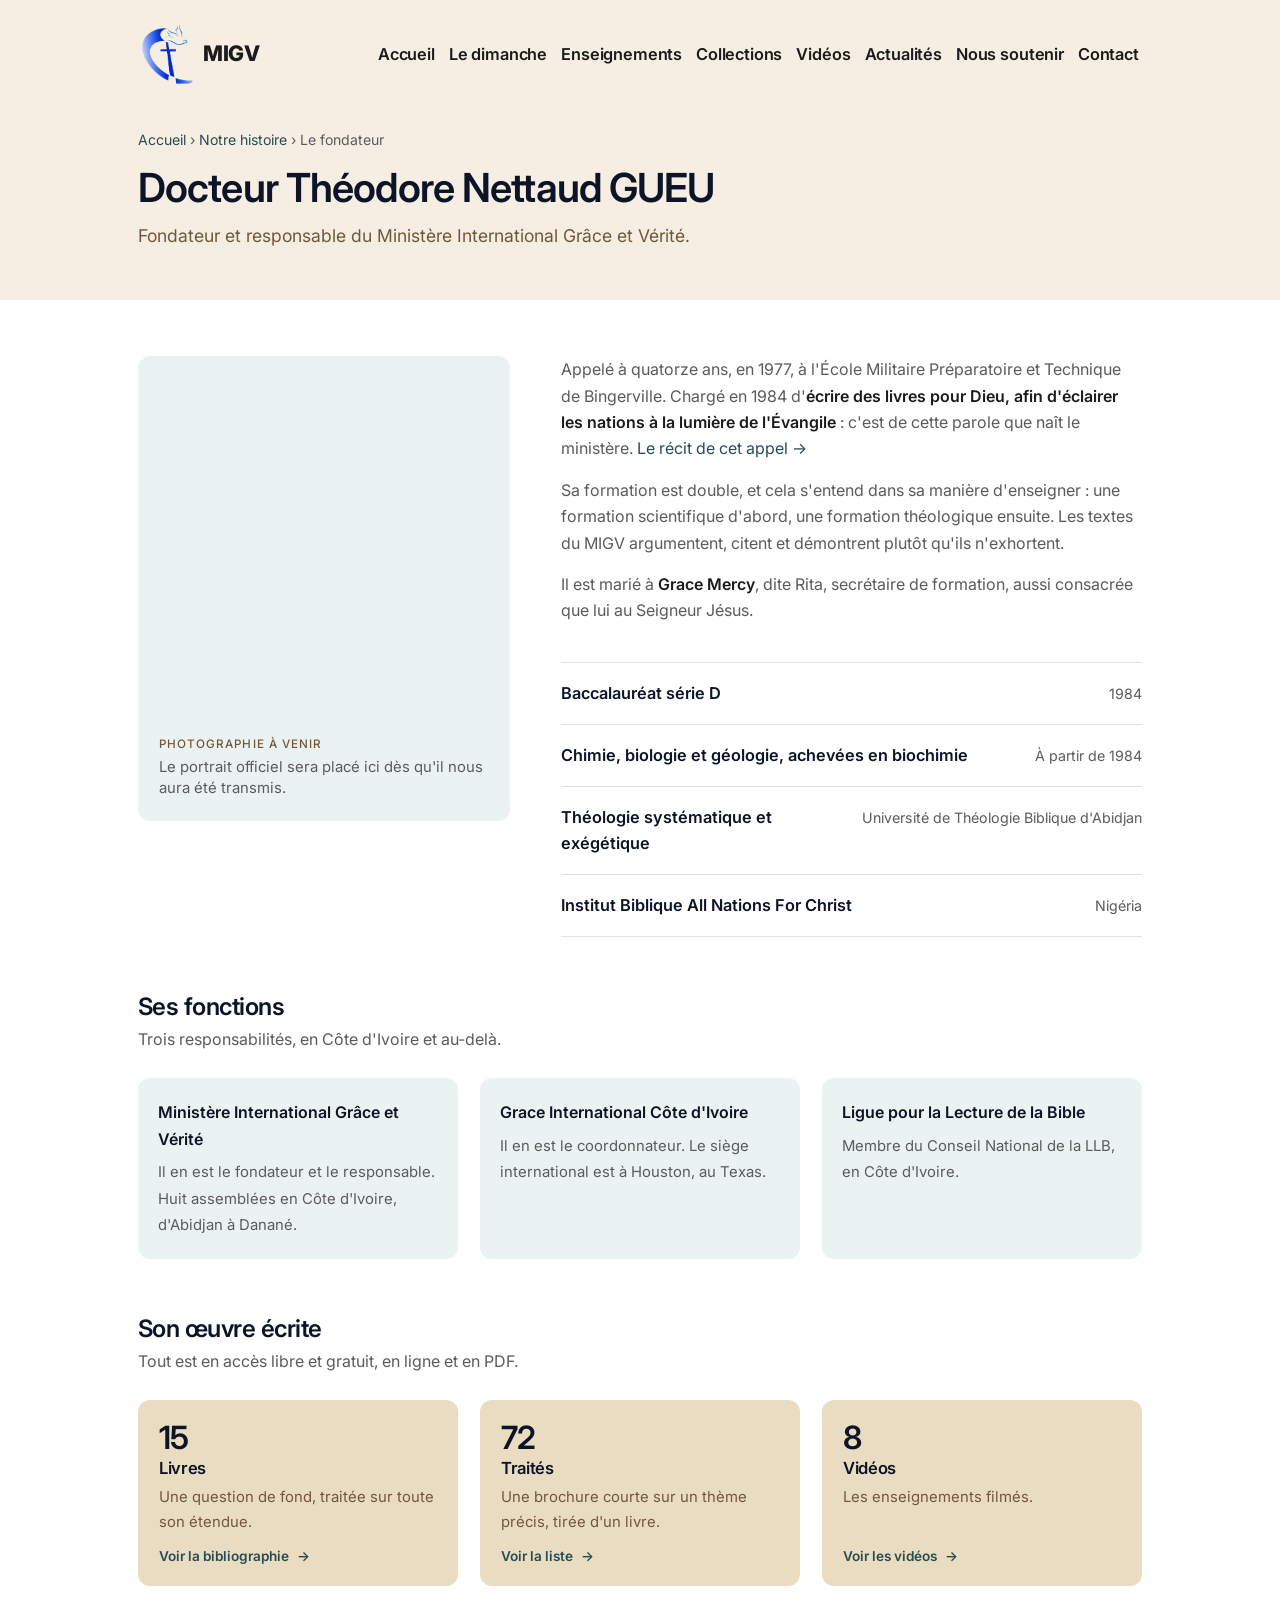
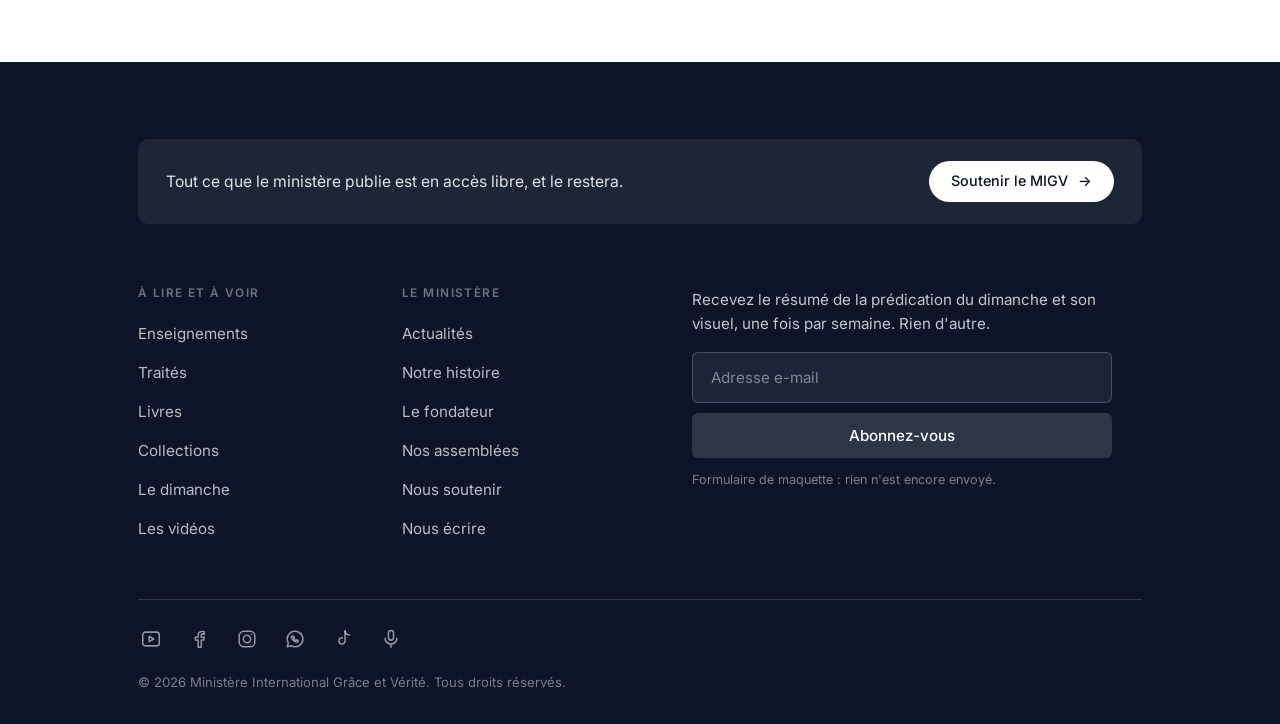
<file: biographie.html>
<!doctype html>
<html lang="fr">
<head>
<meta charset="utf-8">
<meta name="viewport" content="width=device-width,initial-scale=1">
<meta name="robots" content="noindex, nofollow">
<!-- Maquette en relecture. robots.txt demande aux moteurs de ne pas
     parcourir le site ; cette balise leur demande en plus de ne pas
     indexer la page, meme s'ils l'atteignent par un lien. A retirer
     le jour de la vraie mise en ligne. -->
<title>Le fondateur · MIGV</title>
<link rel="preconnect" href="https://fonts.googleapis.com">
<link rel="preconnect" href="https://fonts.gstatic.com" crossorigin>
<link href="https://fonts.googleapis.com/css2?family=Inter:wght@400;500;600;700&display=swap" rel="stylesheet">
<link rel="stylesheet" href="style.css?v=19">
<link rel="stylesheet" href="refonte.css?v=5">
<style>
/* ===================================================================
   LE FONDATEUR.

   Cette page annoncait « Texte a fournir par le ministere ». Ce
   n'etait plus vrai : la biographie est page 2 du dossier remis. Elle
   est ici, telle quelle.

   PARTAGE AVEC « NOTRE HISTOIRE ». Les deux pages viennent du meme
   dossier mais ne racontent pas la meme chose, et ne se repetent pas :
     histoire.html  l'appel de 1977, la mission de 1984, le recit ;
     cette page     le parcours, les titres, les fonctions, l'oeuvre.
   Chacune renvoie a l'autre plutot que de la recopier.

   RESTE A FOURNIR : le portrait officiel. L'emplacement l'annonce
   plutot que de mettre une silhouette generique a la place.
   =================================================================== */

/* padding-top seul : .fiche est sur le meme element que .wrap. */
.fiche{display:grid;grid-template-columns:minmax(0,.78fr) minmax(0,1.22fr);
  gap:clamp(26px,4vw,64px);align-items:start;
  padding-top:clamp(36px,4.4vw,56px)}
@media(max-width:860px){.fiche{grid-template-columns:1fr}}

/* le portrait, tant qu'il n'est pas la */
.portrait{aspect-ratio:4/5;background:var(--brume);border-radius:12px;
  display:flex;flex-direction:column;justify-content:flex-end;
  padding:22px 21px;position:sticky;top:106px}
@media(max-width:860px){.portrait{position:static;aspect-ratio:3/2}}
.portrait b{font:500 .73rem/1 Inter,sans-serif;letter-spacing:.09em;
  text-transform:uppercase;color:var(--terre);margin-bottom:6px}
.portrait span{font-size:.93rem;line-height:1.4;color:var(--plomb)}

.texte p{margin:0;color:var(--plomb);max-width:62ch}
.texte p + p{margin-top:15px}
.texte strong{color:var(--encre2);font-weight:600}

/* --- le parcours ----------------------------------------------------
   Une ligne par etape, l'intitule a gauche, le lieu a droite.      */
.parcours{border-top:1px solid rgba(12,20,40,.12);margin-top:clamp(26px,3vw,38px)}
.pas{display:grid;grid-template-columns:minmax(0,1fr) auto;gap:16px;
  align-items:baseline;padding:17px 0;border-bottom:1px solid rgba(12,20,40,.12)}
@media(max-width:560px){.pas{grid-template-columns:1fr;gap:3px}}
.pas b{font-weight:600;font-size:1.02rem;color:var(--encre)}
.pas span{font-size:.89rem;color:var(--plomb);text-align:right}
@media(max-width:560px){.pas span{text-align:left}}

/* --- les fonctions --------------------------------------------------- */
.fonctions{display:grid;grid-template-columns:repeat(auto-fit,minmax(236px,1fr));
  gap:clamp(14px,1.8vw,22px)}
.fo{background:var(--brume);border-radius:12px;padding:21px 20px}
.fo b{display:block;font-weight:600;font-size:1rem;color:var(--encre);margin-bottom:6px}
.fo span{font-size:.93rem;color:var(--plomb)}

/* --- l'oeuvre -------------------------------------------------------- */
.oeuvre{display:grid;grid-template-columns:repeat(auto-fit,minmax(248px,1fr));
  gap:clamp(14px,1.8vw,22px);margin-bottom:clamp(50px,6vw,90px)}
.ov{display:flex;flex-direction:column;justify-content:space-between;min-height:158px;
  background:var(--sable);border-radius:12px;padding:22px 21px;color:inherit;
  transition:transform .35s var(--ease)}
.ov:hover{transform:translateY(-4px)}
.ov .nb{font:600 2rem/1 Inter,sans-serif;letter-spacing:-.03em;color:var(--encre)}
.ov h3{margin:5px 0 0;font-size:1.04rem;color:var(--encre)}
.ov p{margin:6px 0 0;font-size:.93rem;color:var(--terre)}
.ov .go{display:inline-flex;align-items:center;gap:8px;margin-top:16px;
  font:600 .85rem/1 Inter,sans-serif;color:var(--vert)}
.ov .go span{transition:transform .3s var(--ease)}
.ov:hover .go span{transform:translateX(4px)}
</style>
<!-- EN DERNIER, ET C'EST VOLONTAIRE : une regle @media n'ajoute
     aucune specificite, donc le bloc mobile doit venir APRES les
     regles qu'il corrige, sans quoi il est ignore. -->
<link rel="stylesheet" href="mobile.css?v=7">

</head>
<body>

<header class="tete clair" id="entete"></header>

<section class="haut">
  <div class="wrap">
    <p class="fil"><a href="index.html">Accueil</a> &rsaquo;
       <a href="histoire.html">Notre histoire</a> &rsaquo; Le fondateur</p>
    <h1>Docteur Théodore Nettaud GUEU</h1>
    <p class="accroche">Fondateur et responsable du Ministère International Grâce et Vérité.</p>
  </div>
</section>

<div class="wrap fiche">
  <div class="portrait">
    <b>Photographie à venir</b>
    <span>Le portrait officiel sera placé ici dès qu'il nous aura été transmis.</span>
  </div>

  <div class="texte">
    <p>Appelé à quatorze ans, en 1977, à l'École Militaire Préparatoire et Technique
    de Bingerville. Chargé en 1984 d'<strong>écrire des livres pour Dieu, afin
    d'éclairer les nations à la lumière de l'Évangile</strong> : c'est de cette
    parole que naît le ministère.
    <a href="histoire.html" style="color:var(--vert)">Le récit de cet appel &rarr;</a></p>

    <p>Sa formation est double, et cela s'entend dans sa manière d'enseigner : une
    formation scientifique d'abord, une formation théologique ensuite. Les textes du
    MIGV argumentent, citent et démontrent plutôt qu'ils n'exhortent.</p>

    <p>Il est marié à <strong>Grace Mercy</strong>, dite Rita, secrétaire de
    formation, aussi consacrée que lui au Seigneur Jésus.</p>

    <div class="parcours">
      <div class="pas"><b>Baccalauréat série D</b><span>1984</span></div>
      <div class="pas"><b>Chimie, biologie et géologie, achevées en biochimie</b>
        <span>À partir de 1984</span></div>
      <div class="pas"><b>Théologie systématique et exégétique</b>
        <span>Université de Théologie Biblique d'Abidjan</span></div>
      <div class="pas"><b>Institut Biblique All Nations For Christ</b>
        <span>Nigéria</span></div>
    </div>
  </div>
</div>

<div class="wrap bloc">
  <h2 class="t2">Ses fonctions</h2>
  <p class="quoi">Trois responsabilités, en Côte d'Ivoire et au-delà.</p>
  <div class="fonctions">
    <div class="fo"><b>Ministère International Grâce et Vérité</b>
      <span>Il en est le fondateur et le responsable. Huit assemblées en Côte
      d'Ivoire, d'Abidjan à Danané.</span></div>
    <div class="fo"><b>Grace International Côte d'Ivoire</b>
      <span>Il en est le coordonnateur. Le siège international est à Houston,
      au Texas.</span></div>
    <div class="fo"><b>Ligue pour la Lecture de la Bible</b>
      <span>Membre du Conseil National de la LLB, en Côte d'Ivoire.</span></div>
  </div>
</div>

<div class="wrap bloc">
  <h2 class="t2">Son œuvre écrite</h2>
  <p class="quoi">Tout est en accès libre et gratuit, en ligne et en PDF.</p>
  <div class="oeuvre" id="oeuvre"></div>
</div>

<footer class="pied-neuf"></footer>

<script src="ressources.js?v=2"></script>
<script src="commun.js?v=20"></script>
<script src="refonte.js?v=4"></script>
<script>
/* Les nombres sont comptes sur les listes, jamais ecrits a la main :
   le jour ou un livre s'ajoute dans ressources.js, cette page se met
   a jour toute seule. */
document.getElementById('oeuvre').innerHTML =
  '<a class="ov" href="livres.html">'
  + '<div><div class="nb">' + LIVRES.length + '</div><h3>Livres</h3>'
  + '<p>Une question de fond, traitée sur toute son étendue.</p></div>'
  + '<span class="go">Voir la bibliographie <span>&rarr;</span></span></a>'
  + '<a class="ov" href="traites.html">'
  + '<div><div class="nb">' + TRAITES.length + '</div><h3>Traités</h3>'
  + '<p>Une brochure courte sur un thème précis, tirée d\'un livre.</p></div>'
  + '<span class="go">Voir la liste <span>&rarr;</span></span></a>'
  + '<a class="ov" href="videos.html">'
  + '<div><div class="nb">' + VIDS.length + '</div><h3>Vidéos</h3>'
  + '<p>Les enseignements filmés.</p></div>'
  + '<span class="go">Voir les vidéos <span>&rarr;</span></span></a>';
</script>
</body>
</html>
</file>
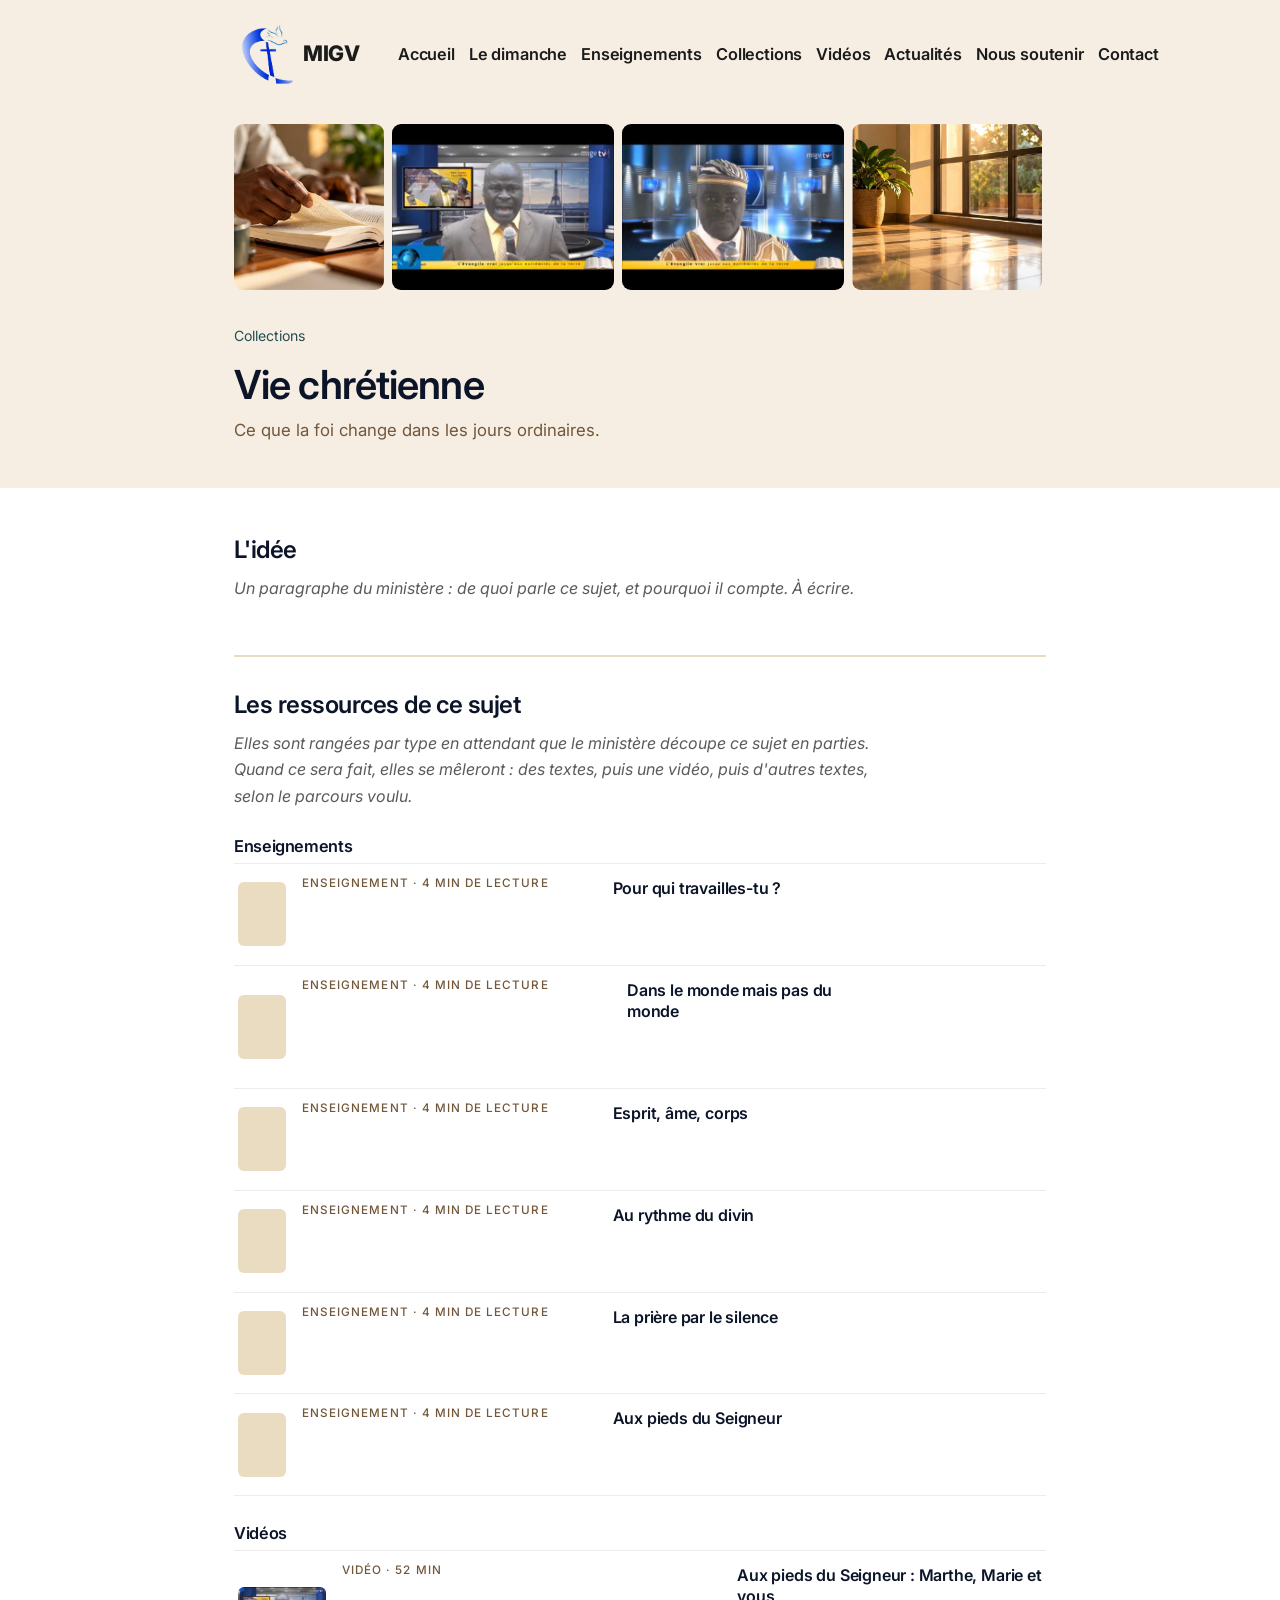
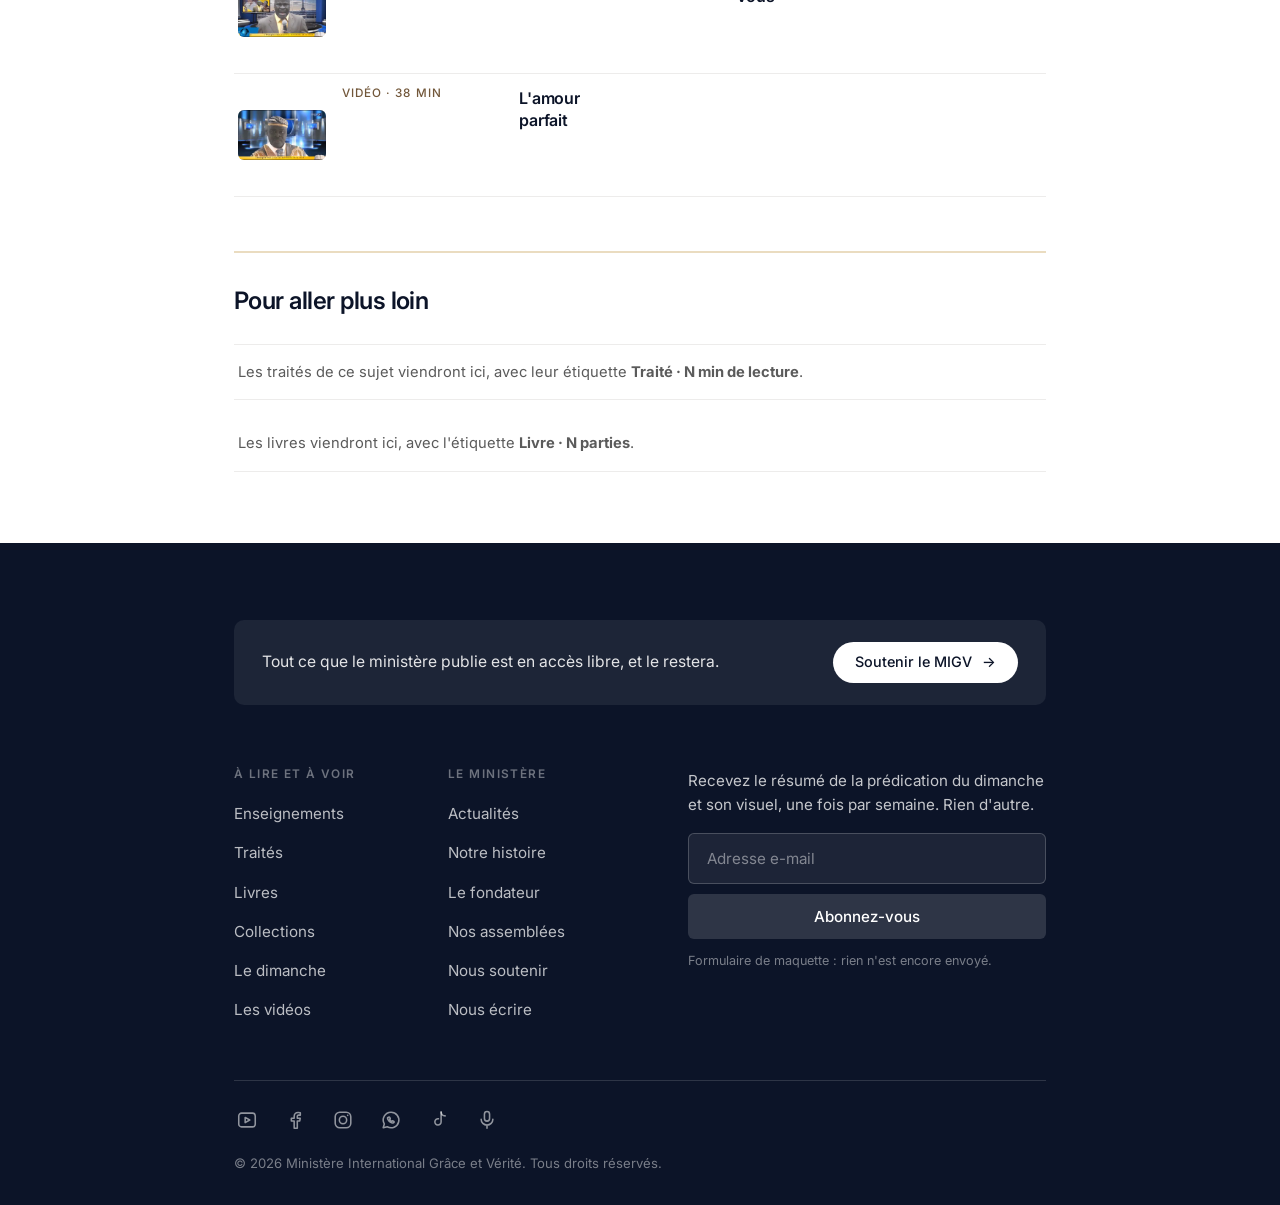
<file: collection.html>
<!doctype html>
<html lang="fr">
<head>
<meta charset="utf-8">
<meta name="viewport" content="width=device-width,initial-scale=1">
<meta name="robots" content="noindex, nofollow">
<!-- Maquette en relecture. robots.txt demande aux moteurs de ne pas
     parcourir le site ; cette balise leur demande en plus de ne pas
     indexer la page, meme s'ils l'atteignent par un lien. A retirer
     le jour de la vraie mise en ligne. -->
<title>Collection · MIGV</title>
<link rel="preconnect" href="https://fonts.googleapis.com">
<link rel="preconnect" href="https://fonts.gstatic.com" crossorigin>
<link href="https://fonts.googleapis.com/css2?family=Inter:wght@400;500;600;700&display=swap" rel="stylesheet">
<link rel="stylesheet" href="style.css?v=19">
<style>
/* ===================================================================
   UNE COLLECTION : UN SUJET, ET TOUT CE QUI LE PORTE.

   Le sujet arrive dans l'adresse : collection.html?t=Le%20salut

   DEUX AFFICHAGES, UN SEUL CODE.
   Si le sujet possede un champ "parties" dans ressources.js, la page
   deroule ces parties, et dans chaque partie les types se melangent :
   des textes, puis une video, puis d'autres textes. C'est le parcours.
   Tant que ce champ n'existe pas, la page se rabat sur un regroupement
   par type, qui reste utile et qui ne ment pas. Rien a reecrire le jour
   ou les parties arriveront : il suffira de les ajouter aux donnees.
   =================================================================== */
:root{
  /* --dom est la couleur dominante de style.css. Sans valeur, elle
     retombe sur #0024D8, le bleu electrique d'origine. Il ne se
     voyait plus qu'a trois endroits, mais il s'y voyait bien :
     le trait sous le lien actif du menu, la bordure basse du
     menu mobile ouvert, et les boutons de la carte sous 820 px.
     Une seule ligne les ramene tous les trois dans la palette. */
  --dom:#264D54;

  --encre:#0C1428; --encre2:#1B1B1B;
  --parche:#F6EEE2; --craie:#FFFFFF; --craie2:#FFF9F3;
  --brume:#EBF3F2; --sable:#EADCC0; --gris-chaud:#EDECEB;
  --vert:#264D54; --vert-vif:#3A7781; --terre:#72573A;
  --or:#93CDDD; --plomb:#5B5B5B;
  --ease:cubic-bezier(.22,.61,.36,1);
  --max:900px;
}
body{background:var(--craie);color:var(--encre2);
  font-family:Inter,system-ui,sans-serif;font-weight:400;line-height:1.65}
h1,h2,h3,h4,h5{font-family:inherit;text-transform:none;
  font-weight:600;letter-spacing:-.022em;line-height:1.2}
.wrap{max-width:var(--max);margin:0 auto;padding:0 clamp(20px,4vw,44px)}

.bande{display:flex;gap:8px;height:clamp(110px,13vw,180px);overflow:hidden;
  margin-bottom:clamp(24px,3vw,34px)}
.bande img{height:100%;width:auto;display:block;border-radius:9px;
  object-fit:cover;flex:none}
@media(max-width:560px){.bande{height:92px}}

.haut{background:var(--parche);padding:clamp(96px,10vw,124px) 0 clamp(30px,3.6vw,44px)}
.fil{margin:0 0 13px;font-size:.88rem;color:var(--plomb)}
.fil a{color:var(--vert)}
.haut h1{margin:0;font-size:clamp(1.9rem,3.4vw,2.5rem);color:var(--encre)}
.haut .accroche{margin:8px 0 0;font-size:1.05rem;color:var(--terre)}

h2.t2{margin:0 0 10px;font-size:1.5rem;color:var(--encre)}
h3.sous{margin:0 0 6px;font-size:1.02rem;color:var(--encre)}
.idee{padding:clamp(32px,4vw,48px) 0 0}
.intro{margin:0;max-width:64ch;color:var(--plomb)}
.aec{color:var(--plomb);font-style:italic}

.partie{margin-top:clamp(34px,4.2vw,54px);padding-top:clamp(24px,2.8vw,34px);
  border-top:2px solid var(--sable)}
.num{display:block;font:600 .76rem/1 Inter,sans-serif;letter-spacing:.17em;
  text-transform:uppercase;color:var(--terre);margin-bottom:9px}
.bloc{margin-top:clamp(20px,2.4vw,28px)}
.bloc .amorce{margin:0 0 10px;font-size:.95rem;color:var(--plomb);max-width:64ch}

.objets{border-top:1px solid var(--gris-chaud)}
.obj{display:flex;align-items:center;gap:16px;padding:14px 4px;color:inherit;
  border-bottom:1px solid var(--gris-chaud);transition:background .25s}
.obj:hover{background:var(--brume)}
.obj .vign{flex:none;width:88px;aspect-ratio:16/9;border-radius:6px;
  background:var(--gris-chaud);overflow:hidden}
.obj .vign.papier{aspect-ratio:3/4;width:48px;background:var(--sable)}
.obj .vign img{width:100%;height:100%;object-fit:cover;display:block}
.obj .corps{min-width:0}
/* L'ETIQUETTE : le type, puis le poids. Jamais une definition. */
.etq{display:block;font:500 .73rem/1 Inter,sans-serif;letter-spacing:.09em;
  text-transform:uppercase;color:var(--terre);margin-bottom:5px}
.obj h4{margin:0;font-size:1rem;font-weight:600;letter-spacing:-.012em;
  color:var(--encre);line-height:1.35}
.vide{padding:15px 4px;border-bottom:1px solid var(--gris-chaud);
  color:var(--plomb);font-size:.92rem}
.loin{margin-top:clamp(34px,4.2vw,54px);padding-top:clamp(24px,2.8vw,34px);
  border-top:2px solid var(--sable);margin-bottom:clamp(48px,5.6vw,80px)}

/* ---- le lecteur video -------------------------------------------- */
.lecteur{position:fixed;inset:0;z-index:90;background:rgba(12,20,40,.9);
  display:none;place-items:center;padding:clamp(16px,4vw,40px)}
.lecteur.on{display:grid}
.lecteur .boite{width:min(1000px,100%)}
.lecteur .rap{position:relative;aspect-ratio:16/9;background:#000;
  border-radius:10px;overflow:hidden}
.lecteur iframe{position:absolute;inset:0;width:100%;height:100%;border:0}
.lecteur .tt{display:flex;align-items:center;justify-content:space-between;
  gap:18px;flex-wrap:wrap;margin-top:14px}
.lecteur h3{margin:0;color:#fff;font-size:1.04rem}
.ferme{background:rgba(255,255,255,.14);color:#fff;border:0;border-radius:999px;
  padding:11px 20px;cursor:pointer;font:500 .88rem/1 Inter,sans-serif;
  transition:background .25s}
.ferme:hover{background:rgba(255,255,255,.26)}

/* ---- l'en-tete et le pied, comme sur l'accueil ------------------ */
/* L'entete n'est JAMAIS transparente ici : .haut est un aplat de
   parche avec du texte fonce, et ce texte passait sous le logo et
   les liens du menu en defilant. Deux etats pleins, pas d'entre-deux. */
.tete{background:var(--parche)}
.tete.pose{background:#17223E;border-bottom:1px solid rgba(255,255,255,.16);
  box-shadow:0 10px 28px rgba(0,0,0,.28)}
.tete.pose a,.tete.pose b,.tete.pose nav a{color:var(--craie)}
.tete.pose .logo b span{color:rgba(255,255,255,.62)}
.tete.pose .burger span,
.tete.pose .burger span::before,
.tete.pose .burger span::after{background:var(--craie)}
.tete{transition:background .4s var(--ease),opacity .35s var(--ease),transform .35s var(--ease)}
.tete.efface{opacity:0;transform:translateY(-100%);pointer-events:none}

.bt{display:inline-flex;align-items:center;gap:10px;border-radius:999px;
  padding:15px 26px;font:500 .95rem/1 Inter,sans-serif;white-space:nowrap;
  transition:transform .3s var(--ease),background .25s,color .25s}
.bt span{transition:transform .3s var(--ease)}
.bt:hover span{transform:translateX(4px)}
.bt-clair{background:var(--craie);color:var(--encre)}

.pied-neuf{background:var(--encre);color:var(--craie);padding:clamp(56px,6vw,88px) 0 30px}
.appel{display:flex;align-items:center;justify-content:space-between;gap:20px;flex-wrap:wrap;
  background:rgba(255,255,255,.07);border-radius:10px;
  padding:clamp(16px,1.8vw,22px) clamp(18px,2.2vw,28px);margin-bottom:clamp(40px,5vw,66px)}
.appel p{margin:0;font-size:.98rem;color:rgba(255,255,255,.88);max-width:62ch}
.appel .bt{padding:13px 22px;font-size:.9rem}
.corps{display:grid;grid-template-columns:minmax(0,1fr) minmax(0,.92fr);
  gap:clamp(30px,5vw,80px);padding-bottom:clamp(36px,4vw,56px)}
@media(max-width:860px){.corps{grid-template-columns:1fr}}
.colonnes{display:grid;grid-template-columns:repeat(2,1fr);gap:clamp(20px,3vw,46px)}
@media(max-width:460px){.colonnes{grid-template-columns:1fr}}
.colonnes a{display:block;padding:7px 0;font-size:.95rem;color:rgba(255,255,255,.72);
  transition:color .25s,transform .25s var(--ease)}
.colonnes a:hover{color:var(--craie);transform:translateX(4px)}
.lettre p{margin:0 0 16px;font-size:.95rem;line-height:1.6;color:rgba(255,255,255,.76);max-width:44ch}
.lettre form{display:flex;flex-direction:column;gap:10px;max-width:420px}
.lettre input{background:rgba(255,255,255,.07);color:var(--craie);
  border:1px solid rgba(255,255,255,.2);border-radius:6px;padding:15px 18px;
  font:400 .95rem/1 Inter,sans-serif;outline:0;transition:border-color .3s}
.lettre input::placeholder{color:rgba(255,255,255,.45)}
.lettre input:focus{border-color:rgba(255,255,255,.55)}
.lettre button{border:0;border-radius:6px;padding:15px 18px;cursor:pointer;
  background:rgba(255,255,255,.14);color:var(--craie);
  font:500 .95rem/1 Inter,sans-serif;transition:background .25s}
.lettre button:hover{background:rgba(255,255,255,.24)}
.lettre .note{margin:12px 0 0;font-size:.79rem;color:rgba(255,255,255,.45)}
.pied-neuf .bas{padding-top:26px;border-top:1px solid rgba(255,255,255,.14)}
.reseaux{list-style:none;margin:0 0 20px;padding:0;display:flex;flex-wrap:wrap;gap:18px}
.reseaux a{display:grid;place-items:center;width:44px;height:44px;
  margin:-9px;
  color:rgba(255,255,255,.55);transition:color .25s,transform .25s var(--ease)}
.reseaux a:hover{color:var(--craie);transform:translateY(-2px)}
.reseaux svg{width:22px;height:22px;fill:none;stroke:currentColor;stroke-width:1.7;
  stroke-linecap:round;stroke-linejoin:round}
.droits{margin:0;font-size:.82rem;color:rgba(255,255,255,.45)}
</style>
<!-- EN DERNIER, ET C'EST VOLONTAIRE : une regle @media n'ajoute
     aucune specificite, donc le bloc mobile doit venir APRES les
     regles qu'il corrige, sans quoi il est ignore. -->
<link rel="stylesheet" href="mobile.css?v=7">

</head>
<body>

<header class="tete clair" id="entete"></header>

<section class="haut">
  <div class="wrap">
    <div class="bande" id="bande" aria-hidden="true"></div>
    <p class="fil"><a href="collections.html">Collections</a></p>
    <h1 id="titre"></h1>
    <p class="accroche" id="accroche"></p>
  </div>
</section>

<div class="wrap" id="corps"></div>

<footer class="pied-neuf">
  <div class="wrap">

    <div class="appel">
      <p>Tout ce que le ministère publie est en accès libre, et le restera.</p>
      <a class="bt bt-clair" href="soutenir.html">Soutenir le MIGV <span>&rarr;</span></a>
    </div>

    <div class="corps">
      <div class="colonnes">
        <div>
        <h4>À lire et à voir</h4>
        <a href="enseignements.html">Enseignements</a>
        <a href="traites.html">Traités</a>
        <a href="livres.html">Livres</a>
        <a href="collections.html">Collections</a>
        <a href="dimanche.html">Le dimanche</a>
        <a href="videos.html">Les vidéos</a>
        </div>
        <div>
        <h4>Le ministère</h4>
        <a href="actualites.html">Actualités</a>
        <a href="histoire.html">Notre histoire</a>
        <a href="biographie.html">Le fondateur</a>
        <a href="contact.html">Nos assemblées</a>
        <a href="soutenir.html">Nous soutenir</a>
        <a href="contact.html">Nous écrire</a>
        </div>
      </div>
      <div class="lettre">
        <p>Recevez le résumé de la prédication du dimanche et son visuel,
        une fois par semaine. Rien d'autre.</p>
        <form onsubmit="return inscrire(event)">
          <input id="courriel" type="email" placeholder="Adresse e-mail" required
                 aria-label="Votre adresse e-mail">
          <button type="submit">Abonnez-vous</button>
        </form>
        <p class="note" id="note">Formulaire de maquette : rien n'est encore envoyé.</p>
      </div>
    </div>

    <div class="bas">
      <ul class="reseaux">
      <li><a href="#" aria-label="YouTube" title="YouTube"><svg viewBox="0 0 24 24" aria-hidden="true"><path d="M3 7.5a3 3 0 0 1 3-3h12a3 3 0 0 1 3 3v9a3 3 0 0 1-3 3H6a3 3 0 0 1-3-3Z"/><path d="M10 9.2 15 12l-5 2.8Z"/></svg></a></li>
      <li><a href="#" aria-label="Facebook" title="Facebook"><svg viewBox="0 0 24 24" aria-hidden="true"><path d="M14.5 21v-8h2.7l.5-3h-3.2V8.2c0-.9.3-1.5 1.6-1.5h1.7V4a22 22 0 0 0-2.5-.1c-2.5 0-4.2 1.5-4.2 4.3V10H8v3h3.1v8Z"/></svg></a></li>
      <li><a href="#" aria-label="Instagram" title="Instagram"><svg viewBox="0 0 24 24" aria-hidden="true"><rect x="3.5" y="3.5" width="17" height="17" rx="5"/><circle cx="12" cy="12" r="4"/><circle cx="17.1" cy="6.9" r=".9" fill="currentColor" stroke="none"/></svg></a></li>
      <li><a href="#" aria-label="WhatsApp" title="WhatsApp"><svg viewBox="0 0 24 24" aria-hidden="true"><path d="M12 3.5a8.5 8.5 0 0 0-7.3 12.8L3.5 20.5l4.4-1.1A8.5 8.5 0 1 0 12 3.5Z"/><path d="M9 9.4c.3-.7.6-.7.9-.7.3 0 .6.1.8.6l.5 1.2-.7.8c.5 1 1.3 1.8 2.3 2.3l.8-.7 1.2.5c.5.2.6.5.6.8 0 .3 0 .6-.7.9-.8.3-2 .2-3.5-.8a9 9 0 0 1-2.6-3c-.5-1-.4-1.5-.3-1.9Z"/></svg></a></li>
      <li><a href="#" aria-label="TikTok" title="TikTok"><svg viewBox="0 0 24 24" aria-hidden="true"><path d="M14.3 3.2v10.9a3.4 3.4 0 1 1-2.9-3.4"/><path d="M14.3 3.2a4.6 4.6 0 0 0 4.4 4.3"/></svg></a></li>
      <li><a href="#" aria-label="Podcast" title="Podcast"><svg viewBox="0 0 24 24" aria-hidden="true"><rect x="9.2" y="2.8" width="5.6" height="10.4" rx="2.8"/><path d="M5.6 11.2a6.4 6.4 0 0 0 12.8 0M12 17.6V21"/></svg></a></li>
      </ul>
      <p class="droits">&copy; 2026 Ministère International Grâce et Vérité. Tous droits réservés.</p>
    </div>

  </div>
</footer>

<div class="lecteur" id="lecteur"><div class="boite">
  <div class="rap" id="rap"></div>
  <div class="tt"><h3 id="ltit"></h3><button class="ferme" id="lferme">Fermer</button></div>
</div></div>

<script src="donnees.js?v=17"></script>
<script src="ressources.js?v=1"></script>
<script src="commun.js?v=20"></script>
<script>
/* --- quel sujet ? ------------------------------------------------- */
var demande=new URLSearchParams(location.search).get('t');
var sujet=SUJETS.find(s=>s.n===demande) || SUJETS[0];

document.title=sujet.n+' · Collections · MIGV';
document.getElementById('titre').textContent=sujet.n;
document.getElementById('accroche').textContent=sujet.ligne;

/* la bande du haut : l'image du sujet, puis les vignettes de ses videos,
   puis d'autres photographies pour remplir la ligne. */
(function bande(){
  var v=VIDS.filter(x=>x.s===sujet.n).map(vignetteVideo);
  var p=['h-lumiere','h-mains-pages','h-chaises','h-rayonnage','h-carnet','h-brochures']
        .filter(n=>n!==sujet.img).map(n=>'images/'+n+'.jpg');
  var src=['images/'+sujet.img+'.jpg'].concat(v).concat(p).slice(0,6);
  document.getElementById('bande').innerHTML=
    src.map(u=>'<img loading="lazy" decoding="async" src="'+u+'" alt="">').join('');
})();

/* --- les objets du sujet, tous types confondus -------------------- */
var textes=DATA_ENSEIGNEMENTS.filter(d=>d.theme===sujet.n);
var videos=VIDS.filter(x=>x.s===sujet.n);

function ligneTexte(d){
  return '<a class="obj" href="enseignements.html#'+encodeURIComponent(d.id)+'">'
   +'<span class="vign papier"></span><span class="corps">'
   +'<span class="etq">Enseignement &middot; '+minutesTexte(d.mots)+' min de lecture</span>'
   +'<h4>'+echapper(d.titre)+'</h4></span></a>';
}
function ligneVideo(v){
  return '<a class="obj" href="#" data-i="'+VIDS.indexOf(v)+'">'
   +'<span class="vign"><img loading="lazy" decoding="async" src="'+vignetteVideo(v)+'" alt=""></span>'
   +'<span class="corps"><span class="etq">Vidéo &middot; '+echapper(v.d)+'</span>'
   +'<h4>'+echapper(v.t)+'</h4></span></a>';
}

function blocObjets(titre,amorce,lignes){
  if(!lignes.length) return '';
  return '<div class="bloc"><h3 class="sous">'+titre+'</h3>'
   +(amorce?'<p class="amorce aec">'+amorce+'</p>':'')
   +'<div class="objets">'+lignes.join('')+'</div></div>';
}

var html='';

/* L'IDEE : un paragraphe du ministere. Il n'existe pas encore, donc on
   le marque comme tel au lieu d'inventer un resume du sujet. */
html+='<section class="idee"><h2 class="t2">L\'idée</h2>'
  +'<p class="intro aec">Un paragraphe du ministère : de quoi parle ce sujet, '
  +'et pourquoi il compte. À écrire.</p></section>';

if(sujet.parties && sujet.parties.length){
  /* --- l'affichage en parties, le jour ou les donnees les portent --- */
  sujet.parties.forEach(function(p,i){
    html+='<section class="partie"><span class="num">Partie '+(i+1)+'</span>'
      +'<h2 class="t2">'+echapper(p.titre)+'</h2>'
      +(p.intro?'<p class="intro">'+echapper(p.intro)+'</p>':'');
    html+=blocObjets('Enseignements', p.amorceTextes||'',
      (p.textes||[]).map(id=>textes.find(d=>d.id===id)).filter(Boolean).map(ligneTexte));
    html+=blocObjets('Vidéos associées', p.amorceVideos||'',
      (p.videos||[]).map(id=>videos.find(v=>v.id===id)).filter(Boolean).map(ligneVideo));
    html+='</section>';
  });
}else{
  /* --- le repli : groupe par type, en attendant les parties --------- */
  html+='<section class="partie">'
    +'<h2 class="t2">Les ressources de ce sujet</h2>'
    +'<p class="intro aec">Elles sont rangées par type en attendant que le ministère '
    +'découpe ce sujet en parties. Quand ce sera fait, elles se mêleront : des textes, '
    +'puis une vidéo, puis d\'autres textes, selon le parcours voulu.</p>';
  html+=blocObjets('Enseignements','',textes.map(ligneTexte));
  html+=blocObjets('Vidéos','',videos.map(ligneVideo));
  if(!textes.length && !videos.length)
    html+='<div class="bloc"><div class="objets"><p class="vide">'
      +'Rien n\'est encore rattaché à ce sujet.</p></div></div>';
  html+='</section>';
}

html+='<section class="loin"><h2 class="t2">Pour aller plus loin</h2>'
  +'<div class="bloc"><div class="objets">'
  +'<p class="vide">Les traités de ce sujet viendront ici, avec leur étiquette '
  +'<strong>Traité &middot; N min de lecture</strong>.</p>'
  +'<p class="vide">Les livres viendront ici, avec l\'étiquette '
  +'<strong>Livre &middot; N parties</strong>.</p>'
  +'</div></div></section>';

document.getElementById('corps').innerHTML=html;

/* --- le lecteur video --------------------------------------------- */
function ouvrir(i){
  var v=VIDS[i];
  document.getElementById('rap').innerHTML=
    '<iframe src="'+lienVideo(v)+'" allow="autoplay; encrypted-media" allowfullscreen'
    +' title="'+echapper(v.t)+'"></iframe>';
  document.getElementById('ltit').textContent=v.t;
  document.getElementById('lecteur').classList.add('on');
  document.body.style.overflow='hidden';
}
document.querySelectorAll('[data-i]').forEach(function(a){
  a.onclick=function(e){e.preventDefault();ouvrir(+a.dataset.i)};
});
function fermer(){
  document.getElementById('lecteur').classList.remove('on');
  document.getElementById('rap').innerHTML='';
  document.body.style.overflow='';
}
document.getElementById('lferme').onclick=fermer;
document.getElementById('lecteur').onclick=function(e){if(e.target.id==='lecteur')fermer()};
addEventListener('keydown',function(e){if(e.key==='Escape')fermer()});

var tete=document.querySelector('.tete'),
    pied=document.querySelector('.pied-neuf'),
    haut=document.querySelector('.haut');
function poser(){
  /* hauteur reelle de l'entete : 108 px au bureau, 68 au telephone */
  var h=haut.offsetHeight-tete.offsetHeight;
  tete.classList.toggle('clair', scrollY < h);
  tete.classList.toggle('pose',  scrollY >= h);
}
addEventListener('scroll', poser, {passive:true});
addEventListener('resize', poser, {passive:true});
poser();
new IntersectionObserver(function(es){
  tete.classList.toggle('efface', es[0].isIntersecting);
},{rootMargin:'0px 0px -88% 0px'}).observe(pied);

function inscrire(e){
  e.preventDefault();
  document.getElementById('note').textContent=
    'Merci. Le formulaire sera relié dès la mise en ligne.';
  return false;
}
</script>
</body>
</html>
</file>
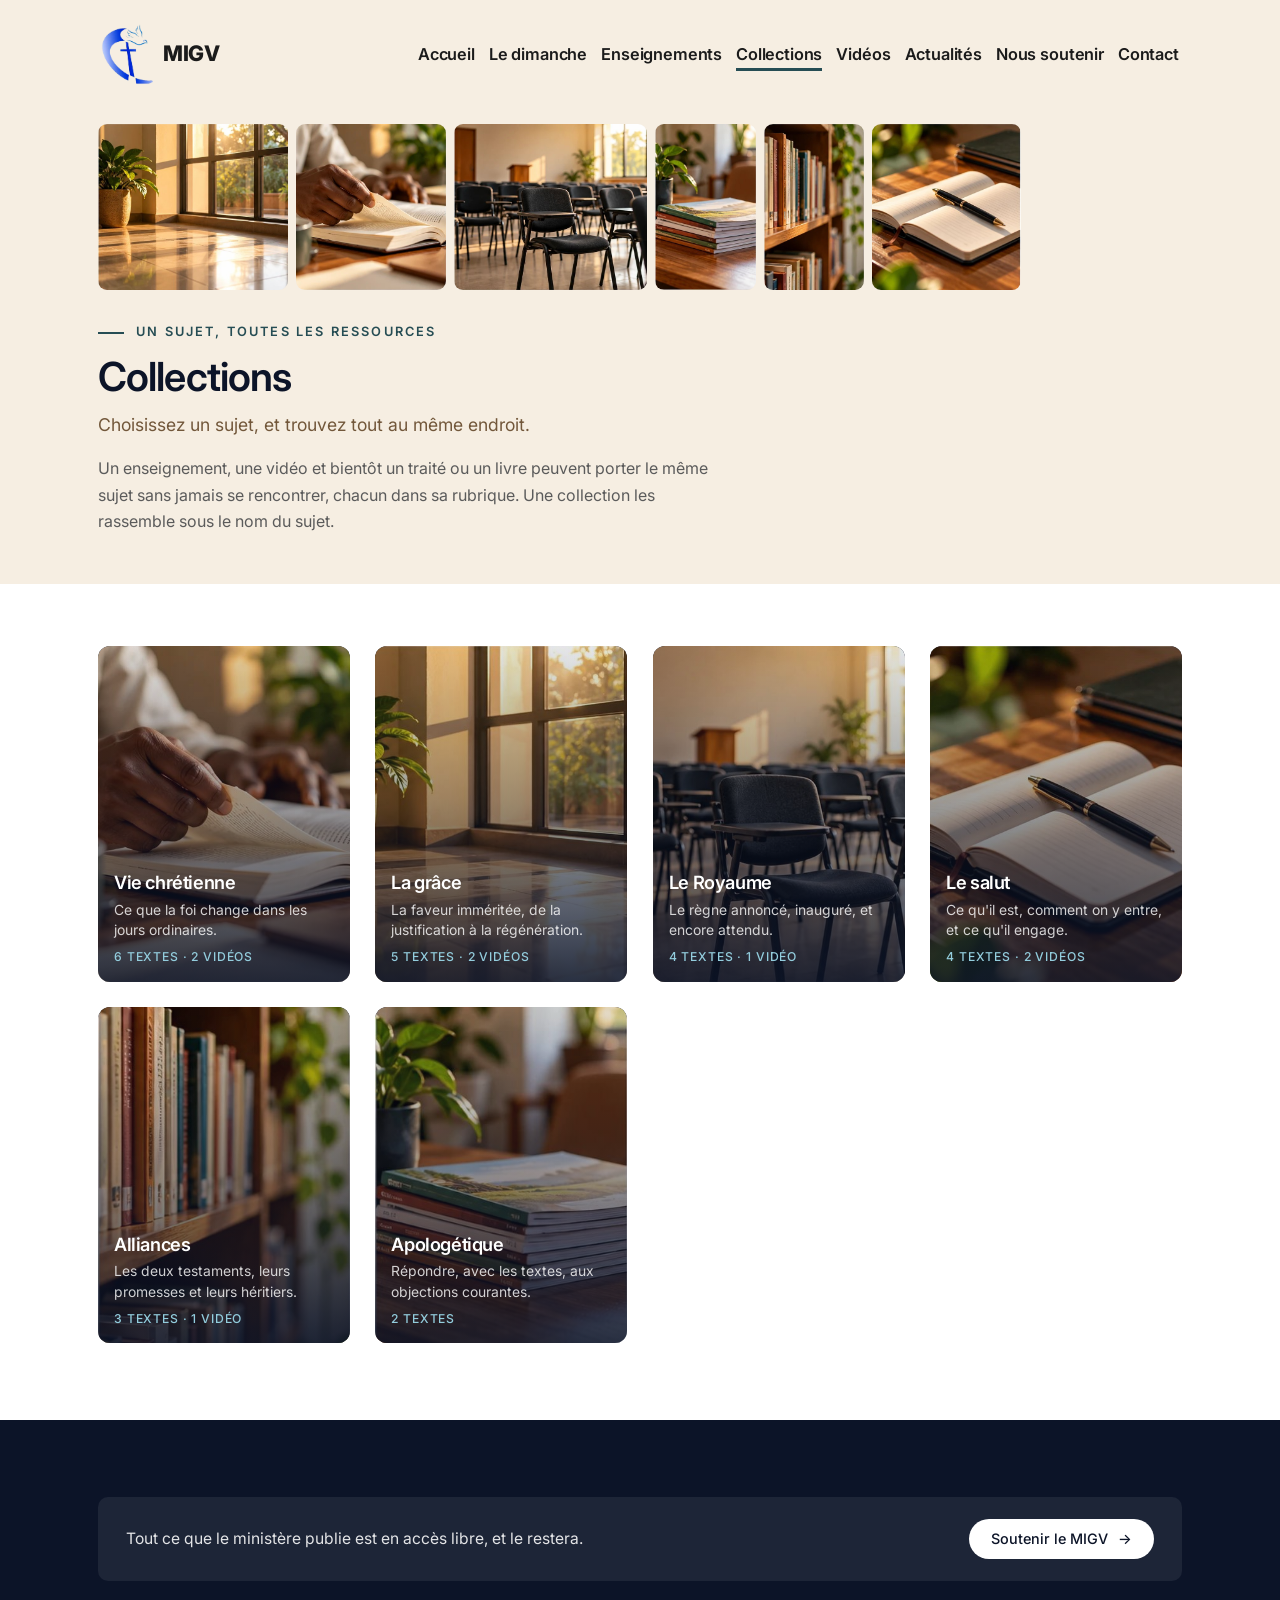
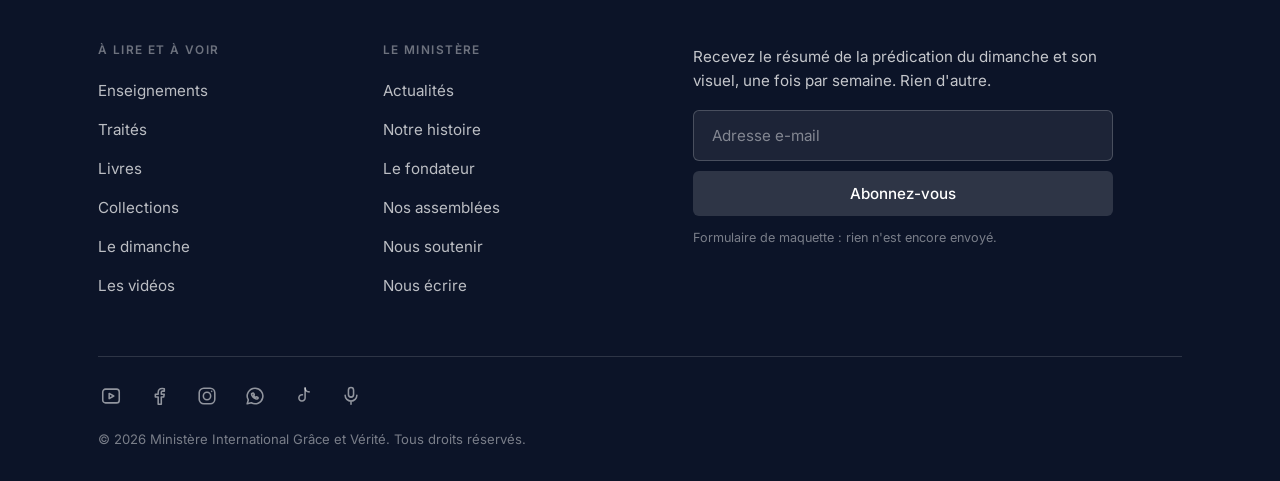
<file: collections.html>
<!doctype html>
<html lang="fr">
<head>
<meta charset="utf-8">
<meta name="viewport" content="width=device-width,initial-scale=1">
<meta name="robots" content="noindex, nofollow">
<!-- Maquette en relecture. robots.txt demande aux moteurs de ne pas
     parcourir le site ; cette balise leur demande en plus de ne pas
     indexer la page, meme s'ils l'atteignent par un lien. A retirer
     le jour de la vraie mise en ligne. -->
<title>Collections · MIGV</title>
<link rel="preconnect" href="https://fonts.googleapis.com">
<link rel="preconnect" href="https://fonts.gstatic.com" crossorigin>
<link href="https://fonts.googleapis.com/css2?family=Inter:wght@400;500;600;700&display=swap" rel="stylesheet">
<link rel="stylesheet" href="style.css?v=19">
<style>
/* ===================================================================
   L'INDEX DES COLLECTIONS.

   Une collection = un sujet, et sous ce sujet tout ce que le ministere
   a produit, quel que soit le type. Les comptes affiches ici sont
   calcules : ils ne sont jamais ecrits a la main, donc ils ne peuvent
   pas se desynchroniser des donnees.
   =================================================================== */
:root{
  /* --dom est la couleur dominante de style.css. Sans valeur, elle
     retombe sur #0024D8, le bleu electrique d'origine. Il ne se
     voyait plus qu'a trois endroits, mais il s'y voyait bien :
     le trait sous le lien actif du menu, la bordure basse du
     menu mobile ouvert, et les boutons de la carte sous 820 px.
     Une seule ligne les ramene tous les trois dans la palette. */
  --dom:#264D54;

  --encre:#0C1428; --encre2:#1B1B1B;
  --parche:#F6EEE2; --craie:#FFFFFF; --craie2:#FFF9F3;
  --brume:#EBF3F2; --sable:#EADCC0; --gris-chaud:#EDECEB;
  --vert:#264D54; --vert-vif:#3A7781; --terre:#72573A;
  --or:#93CDDD; --plomb:#5B5B5B;
  --ease:cubic-bezier(.22,.61,.36,1);
  --max:1180px;
}
body{background:var(--craie);color:var(--encre2);
  font-family:Inter,system-ui,sans-serif;font-weight:400;line-height:1.65}
h1,h2,h3,h4,h5{font-family:inherit;text-transform:none;
  font-weight:600;letter-spacing:-.022em;line-height:1.2}
.wrap{max-width:var(--max);margin:0 auto;padding:0 clamp(20px,4vw,48px)}

.sur{font:600 .8rem/1 Inter,sans-serif;letter-spacing:.17em;text-transform:uppercase;
  color:var(--vert);display:flex;align-items:center;gap:12px;margin-bottom:14px}
.sur::before{content:'';width:26px;height:2px;background:currentColor;flex:none}

/* ---- la bande d'images : meme hauteur, largeurs differentes ------ */
.bande{display:flex;gap:8px;height:clamp(110px,13vw,180px);overflow:hidden;
  margin-bottom:clamp(24px,3vw,36px)}
.bande img{height:100%;width:auto;display:block;border-radius:9px;
  object-fit:cover;flex:none}
@media(max-width:560px){.bande{height:92px}}

.haut{background:var(--parche);padding:clamp(96px,10vw,124px) 0 clamp(34px,4.2vw,50px)}
.haut h1{margin:0;font-size:clamp(1.9rem,3.4vw,2.5rem);color:var(--encre)}
.haut .accroche{margin:9px 0 0;font-size:1.1rem;color:var(--terre)}
.haut .intro{margin:16px 0 0;max-width:62ch;color:var(--plomb)}

.liste{padding:clamp(40px,4.8vw,62px) 0 clamp(50px,6vw,80px)}
.grille{display:grid;grid-template-columns:repeat(auto-fill,minmax(228px,1fr));
  gap:clamp(16px,2vw,26px)}
.col{display:block;color:inherit}
.col .cadre{position:relative;display:block;border-radius:12px;overflow:hidden;
  aspect-ratio:3/4;background:var(--encre)}
.col img{position:absolute;inset:0;width:100%;height:100%;object-fit:cover;
  transition:transform .6s var(--ease)}
.col:hover img{transform:scale(1.05)}
.col .voile{position:absolute;inset:0;
  background:linear-gradient(180deg,rgba(12,20,40,.1) 0%,rgba(12,20,40,.4) 46%,rgba(12,20,40,.88) 100%)}
.col .dedans{position:absolute;left:0;right:0;bottom:0;padding:17px 16px 18px}
.col h2{margin:0;font-size:1.14rem;color:#fff}
.col .ligne{display:block;margin-top:6px;font-size:.87rem;line-height:1.45;
  color:rgba(255,255,255,.8)}
.col .cpt{display:block;margin-top:11px;font:500 .76rem/1 Inter,sans-serif;
  letter-spacing:.07em;text-transform:uppercase;color:var(--or)}

/* ---- l'en-tete et le pied, comme sur l'accueil ------------------ */
/* L'entete n'est JAMAIS transparente ici : .haut est un aplat de
   parche avec du texte fonce, et ce texte passait sous le logo et
   les liens du menu en defilant. Deux etats pleins, pas d'entre-deux. */
.tete{background:var(--parche)}
.tete.pose{background:#17223E;border-bottom:1px solid rgba(255,255,255,.16);
  box-shadow:0 10px 28px rgba(0,0,0,.28)}
.tete.pose a,.tete.pose b,.tete.pose nav a{color:var(--craie)}
.tete.pose .logo b span{color:rgba(255,255,255,.62)}
.tete.pose .burger span,
.tete.pose .burger span::before,
.tete.pose .burger span::after{background:var(--craie)}
.tete{transition:background .4s var(--ease),opacity .35s var(--ease),transform .35s var(--ease)}
.tete.efface{opacity:0;transform:translateY(-100%);pointer-events:none}

.bt{display:inline-flex;align-items:center;gap:10px;border-radius:999px;
  padding:15px 26px;font:500 .95rem/1 Inter,sans-serif;white-space:nowrap;
  transition:transform .3s var(--ease),background .25s,color .25s}
.bt span{transition:transform .3s var(--ease)}
.bt:hover span{transform:translateX(4px)}
.bt-clair{background:var(--craie);color:var(--encre)}

.pied-neuf{background:var(--encre);color:var(--craie);padding:clamp(56px,6vw,88px) 0 30px}
.appel{display:flex;align-items:center;justify-content:space-between;gap:20px;flex-wrap:wrap;
  background:rgba(255,255,255,.07);border-radius:10px;
  padding:clamp(16px,1.8vw,22px) clamp(18px,2.2vw,28px);margin-bottom:clamp(40px,5vw,66px)}
.appel p{margin:0;font-size:.98rem;color:rgba(255,255,255,.88);max-width:62ch}
.appel .bt{padding:13px 22px;font-size:.9rem}
.corps{display:grid;grid-template-columns:minmax(0,1fr) minmax(0,.92fr);
  gap:clamp(30px,5vw,80px);padding-bottom:clamp(36px,4vw,56px)}
@media(max-width:860px){.corps{grid-template-columns:1fr}}
.colonnes{display:grid;grid-template-columns:repeat(2,1fr);gap:clamp(20px,3vw,46px)}
@media(max-width:460px){.colonnes{grid-template-columns:1fr}}
.colonnes a{display:block;padding:7px 0;font-size:.95rem;color:rgba(255,255,255,.72);
  transition:color .25s,transform .25s var(--ease)}
.colonnes a:hover{color:var(--craie);transform:translateX(4px)}
.lettre p{margin:0 0 16px;font-size:.95rem;line-height:1.6;color:rgba(255,255,255,.76);max-width:44ch}
.lettre form{display:flex;flex-direction:column;gap:10px;max-width:420px}
.lettre input{background:rgba(255,255,255,.07);color:var(--craie);
  border:1px solid rgba(255,255,255,.2);border-radius:6px;padding:15px 18px;
  font:400 .95rem/1 Inter,sans-serif;outline:0;transition:border-color .3s}
.lettre input::placeholder{color:rgba(255,255,255,.45)}
.lettre input:focus{border-color:rgba(255,255,255,.55)}
.lettre button{border:0;border-radius:6px;padding:15px 18px;cursor:pointer;
  background:rgba(255,255,255,.14);color:var(--craie);
  font:500 .95rem/1 Inter,sans-serif;transition:background .25s}
.lettre button:hover{background:rgba(255,255,255,.24)}
.lettre .note{margin:12px 0 0;font-size:.79rem;color:rgba(255,255,255,.45)}
.pied-neuf .bas{padding-top:26px;border-top:1px solid rgba(255,255,255,.14)}
.reseaux{list-style:none;margin:0 0 20px;padding:0;display:flex;flex-wrap:wrap;gap:18px}
.reseaux a{display:grid;place-items:center;width:44px;height:44px;
  margin:-9px;
  color:rgba(255,255,255,.55);transition:color .25s,transform .25s var(--ease)}
.reseaux a:hover{color:var(--craie);transform:translateY(-2px)}
.reseaux svg{width:22px;height:22px;fill:none;stroke:currentColor;stroke-width:1.7;
  stroke-linecap:round;stroke-linejoin:round}
.droits{margin:0;font-size:.82rem;color:rgba(255,255,255,.45)}
</style>
<!-- EN DERNIER, ET C'EST VOLONTAIRE : une regle @media n'ajoute
     aucune specificite, donc le bloc mobile doit venir APRES les
     regles qu'il corrige, sans quoi il est ignore. -->
<link rel="stylesheet" href="mobile.css?v=7">

</head>
<body>

<header class="tete clair" id="entete"></header>

<section class="haut">
  <div class="wrap">
    <div class="bande" aria-hidden="true">
      <img src="images/h-lumiere.jpg" alt="">
      <img src="images/h-mains-pages.jpg" alt="">
      <img src="images/h-chaises.jpg" alt="">
      <img src="images/h-brochures.jpg" alt="">
      <img src="images/h-rayonnage.jpg" alt="">
      <img src="images/h-carnet.jpg" alt="">
    </div>
    <div class="sur">Un sujet, toutes les ressources</div>
    <h1>Collections</h1>
    <p class="accroche">Choisissez un sujet, et trouvez tout au même endroit.</p>
    <p class="intro">Un enseignement, une vidéo et bientôt un traité ou un livre peuvent
    porter le même sujet sans jamais se rencontrer, chacun dans sa rubrique. Une collection
    les rassemble sous le nom du sujet.</p>
  </div>
</section>

<section class="liste">
  <div class="wrap">
    <div class="grille" id="grille"></div>
  </div>
</section>

<footer class="pied-neuf">
  <div class="wrap">

    <div class="appel">
      <p>Tout ce que le ministère publie est en accès libre, et le restera.</p>
      <a class="bt bt-clair" href="soutenir.html">Soutenir le MIGV <span>&rarr;</span></a>
    </div>

    <div class="corps">
      <div class="colonnes">
        <div>
        <h4>À lire et à voir</h4>
        <a href="enseignements.html">Enseignements</a>
        <a href="traites.html">Traités</a>
        <a href="livres.html">Livres</a>
        <a href="collections.html">Collections</a>
        <a href="dimanche.html">Le dimanche</a>
        <a href="videos.html">Les vidéos</a>
        </div>
        <div>
        <h4>Le ministère</h4>
        <a href="actualites.html">Actualités</a>
        <a href="histoire.html">Notre histoire</a>
        <a href="biographie.html">Le fondateur</a>
        <a href="contact.html">Nos assemblées</a>
        <a href="soutenir.html">Nous soutenir</a>
        <a href="contact.html">Nous écrire</a>
        </div>
      </div>
      <div class="lettre">
        <p>Recevez le résumé de la prédication du dimanche et son visuel,
        une fois par semaine. Rien d'autre.</p>
        <form onsubmit="return inscrire(event)">
          <input id="courriel" type="email" placeholder="Adresse e-mail" required
                 aria-label="Votre adresse e-mail">
          <button type="submit">Abonnez-vous</button>
        </form>
        <p class="note" id="note">Formulaire de maquette : rien n'est encore envoyé.</p>
      </div>
    </div>

    <div class="bas">
      <ul class="reseaux">
      <li><a href="#" aria-label="YouTube" title="YouTube"><svg viewBox="0 0 24 24" aria-hidden="true"><path d="M3 7.5a3 3 0 0 1 3-3h12a3 3 0 0 1 3 3v9a3 3 0 0 1-3 3H6a3 3 0 0 1-3-3Z"/><path d="M10 9.2 15 12l-5 2.8Z"/></svg></a></li>
      <li><a href="#" aria-label="Facebook" title="Facebook"><svg viewBox="0 0 24 24" aria-hidden="true"><path d="M14.5 21v-8h2.7l.5-3h-3.2V8.2c0-.9.3-1.5 1.6-1.5h1.7V4a22 22 0 0 0-2.5-.1c-2.5 0-4.2 1.5-4.2 4.3V10H8v3h3.1v8Z"/></svg></a></li>
      <li><a href="#" aria-label="Instagram" title="Instagram"><svg viewBox="0 0 24 24" aria-hidden="true"><rect x="3.5" y="3.5" width="17" height="17" rx="5"/><circle cx="12" cy="12" r="4"/><circle cx="17.1" cy="6.9" r=".9" fill="currentColor" stroke="none"/></svg></a></li>
      <li><a href="#" aria-label="WhatsApp" title="WhatsApp"><svg viewBox="0 0 24 24" aria-hidden="true"><path d="M12 3.5a8.5 8.5 0 0 0-7.3 12.8L3.5 20.5l4.4-1.1A8.5 8.5 0 1 0 12 3.5Z"/><path d="M9 9.4c.3-.7.6-.7.9-.7.3 0 .6.1.8.6l.5 1.2-.7.8c.5 1 1.3 1.8 2.3 2.3l.8-.7 1.2.5c.5.2.6.5.6.8 0 .3 0 .6-.7.9-.8.3-2 .2-3.5-.8a9 9 0 0 1-2.6-3c-.5-1-.4-1.5-.3-1.9Z"/></svg></a></li>
      <li><a href="#" aria-label="TikTok" title="TikTok"><svg viewBox="0 0 24 24" aria-hidden="true"><path d="M14.3 3.2v10.9a3.4 3.4 0 1 1-2.9-3.4"/><path d="M14.3 3.2a4.6 4.6 0 0 0 4.4 4.3"/></svg></a></li>
      <li><a href="#" aria-label="Podcast" title="Podcast"><svg viewBox="0 0 24 24" aria-hidden="true"><rect x="9.2" y="2.8" width="5.6" height="10.4" rx="2.8"/><path d="M5.6 11.2a6.4 6.4 0 0 0 12.8 0M12 17.6V21"/></svg></a></li>
      </ul>
      <p class="droits">&copy; 2026 Ministère International Grâce et Vérité. Tous droits réservés.</p>
    </div>

  </div>
</footer>

<script src="donnees.js?v=17"></script>
<script src="ressources.js?v=1"></script>
<script src="commun.js?v=20"></script>
<script>
/* Les comptes sont CALCULES a partir des donnees, jamais ecrits a la
   main : ils suivent donc tout ajout de texte ou de video sans qu'on
   ait a y penser. Le jour ou les traites et les livres arriveront, il
   suffira de les compter ici de la meme facon. */
function compter(sujet){
  const t=DATA_ENSEIGNEMENTS.filter(d=>d.theme===sujet).length;
  const v=VIDS.filter(x=>x.s===sujet).length;
  const bouts=[];
  if(t) bouts.push(t+(t>1?' textes':' texte'));
  if(v) bouts.push(v+(v>1?' vidéos':' vidéo'));
  return bouts.length?bouts.join(' &middot; '):'Rien pour l\'instant';
}

document.getElementById('grille').innerHTML=SUJETS.map(s=>
  '<a class="col" href="collection.html?t='+encodeURIComponent(s.n)+'">'
  +'<span class="cadre">'
    +'<img loading="lazy" decoding="async" src="images/'+s.img+'.jpg" alt="">'
    +'<span class="voile"></span>'
    +'<span class="dedans">'
      +'<h2>'+echapper(s.n)+'</h2>'
      +'<span class="ligne">'+echapper(s.ligne)+'</span>'
      +'<span class="cpt">'+compter(s.n)+'</span>'
    +'</span>'
  +'</span></a>').join('');

var tete=document.querySelector('.tete'),
    pied=document.querySelector('.pied-neuf'),
    haut=document.querySelector('.haut');
function poser(){
  /* hauteur reelle de l'entete : 108 px au bureau, 68 au telephone */
  var h=haut.offsetHeight-tete.offsetHeight;
  tete.classList.toggle('clair', scrollY < h);
  tete.classList.toggle('pose',  scrollY >= h);
}
addEventListener('scroll', poser, {passive:true});
addEventListener('resize', poser, {passive:true});
poser();
new IntersectionObserver(function(es){
  tete.classList.toggle('efface', es[0].isIntersecting);
},{rootMargin:'0px 0px -88% 0px'}).observe(pied);

function inscrire(e){
  e.preventDefault();
  document.getElementById('note').textContent=
    'Merci. Le formulaire sera relié dès la mise en ligne.';
  return false;
}
</script>
</body>
</html>
</file>
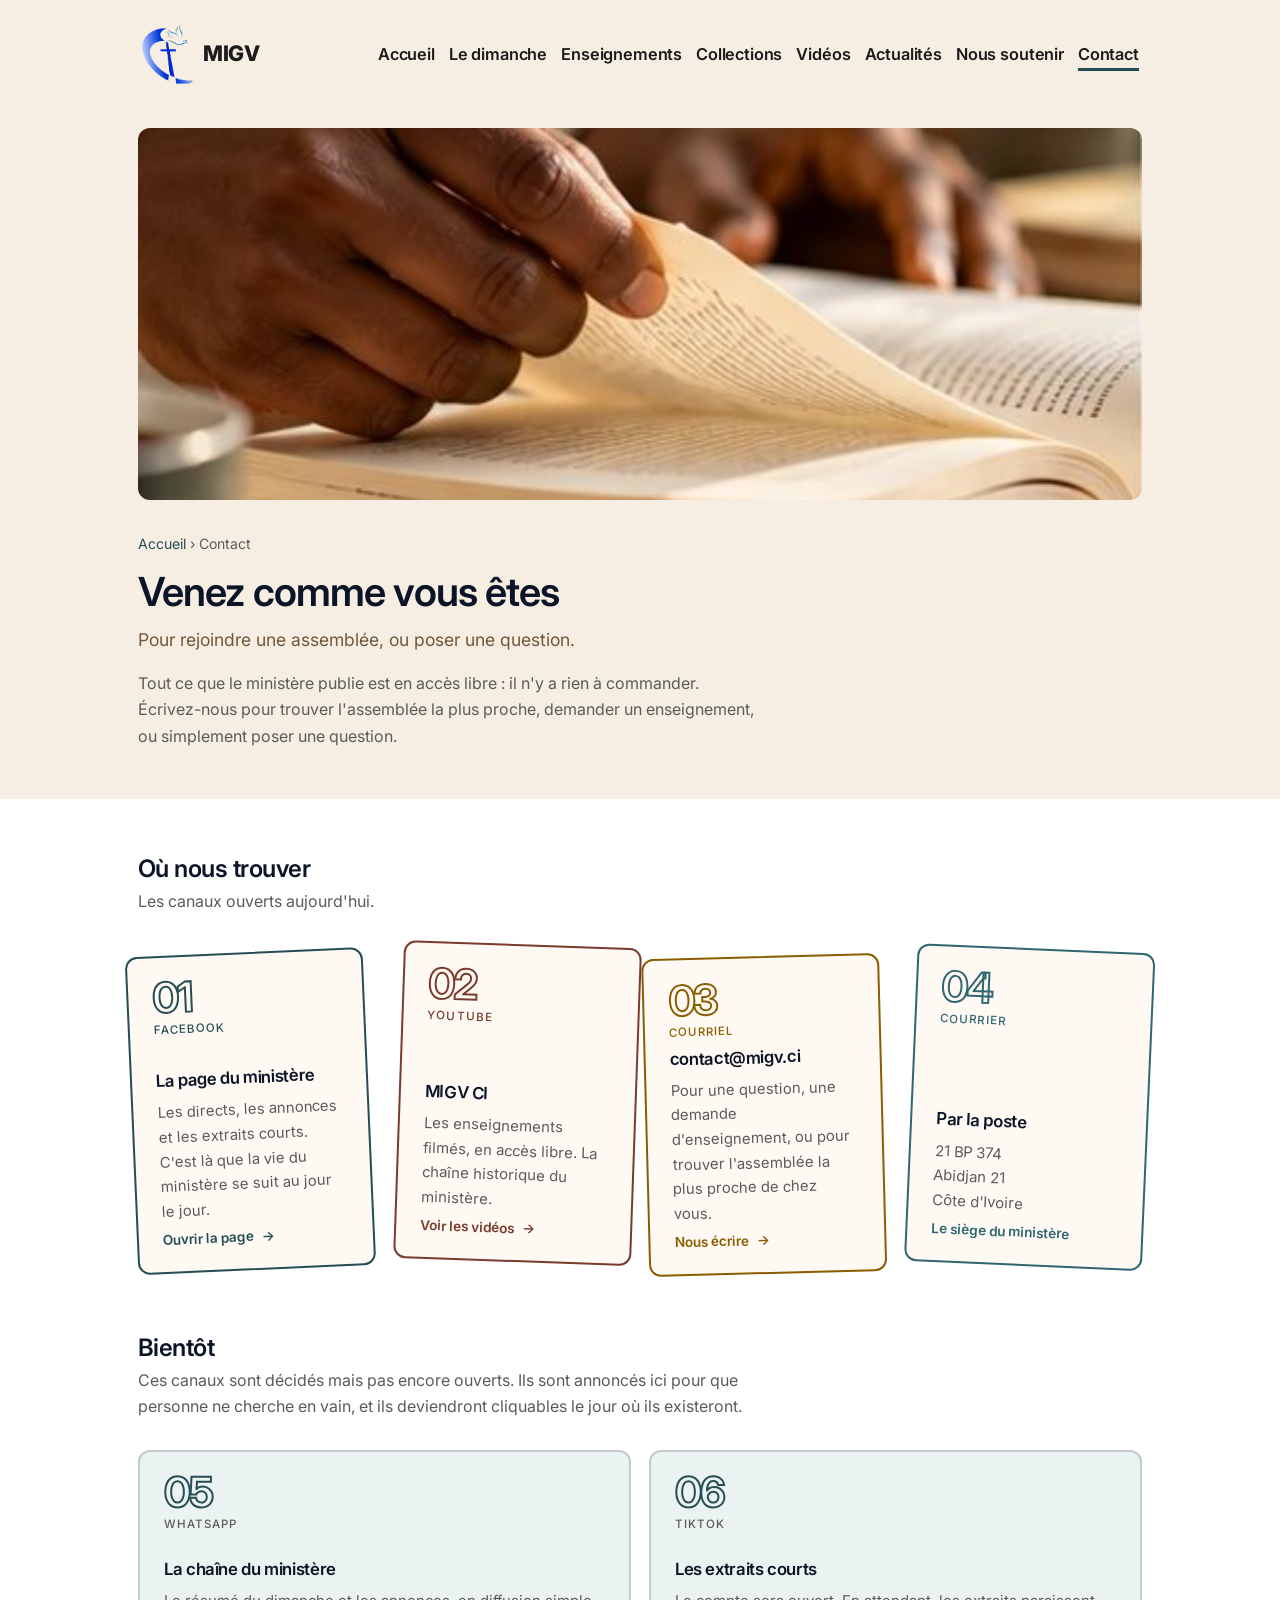
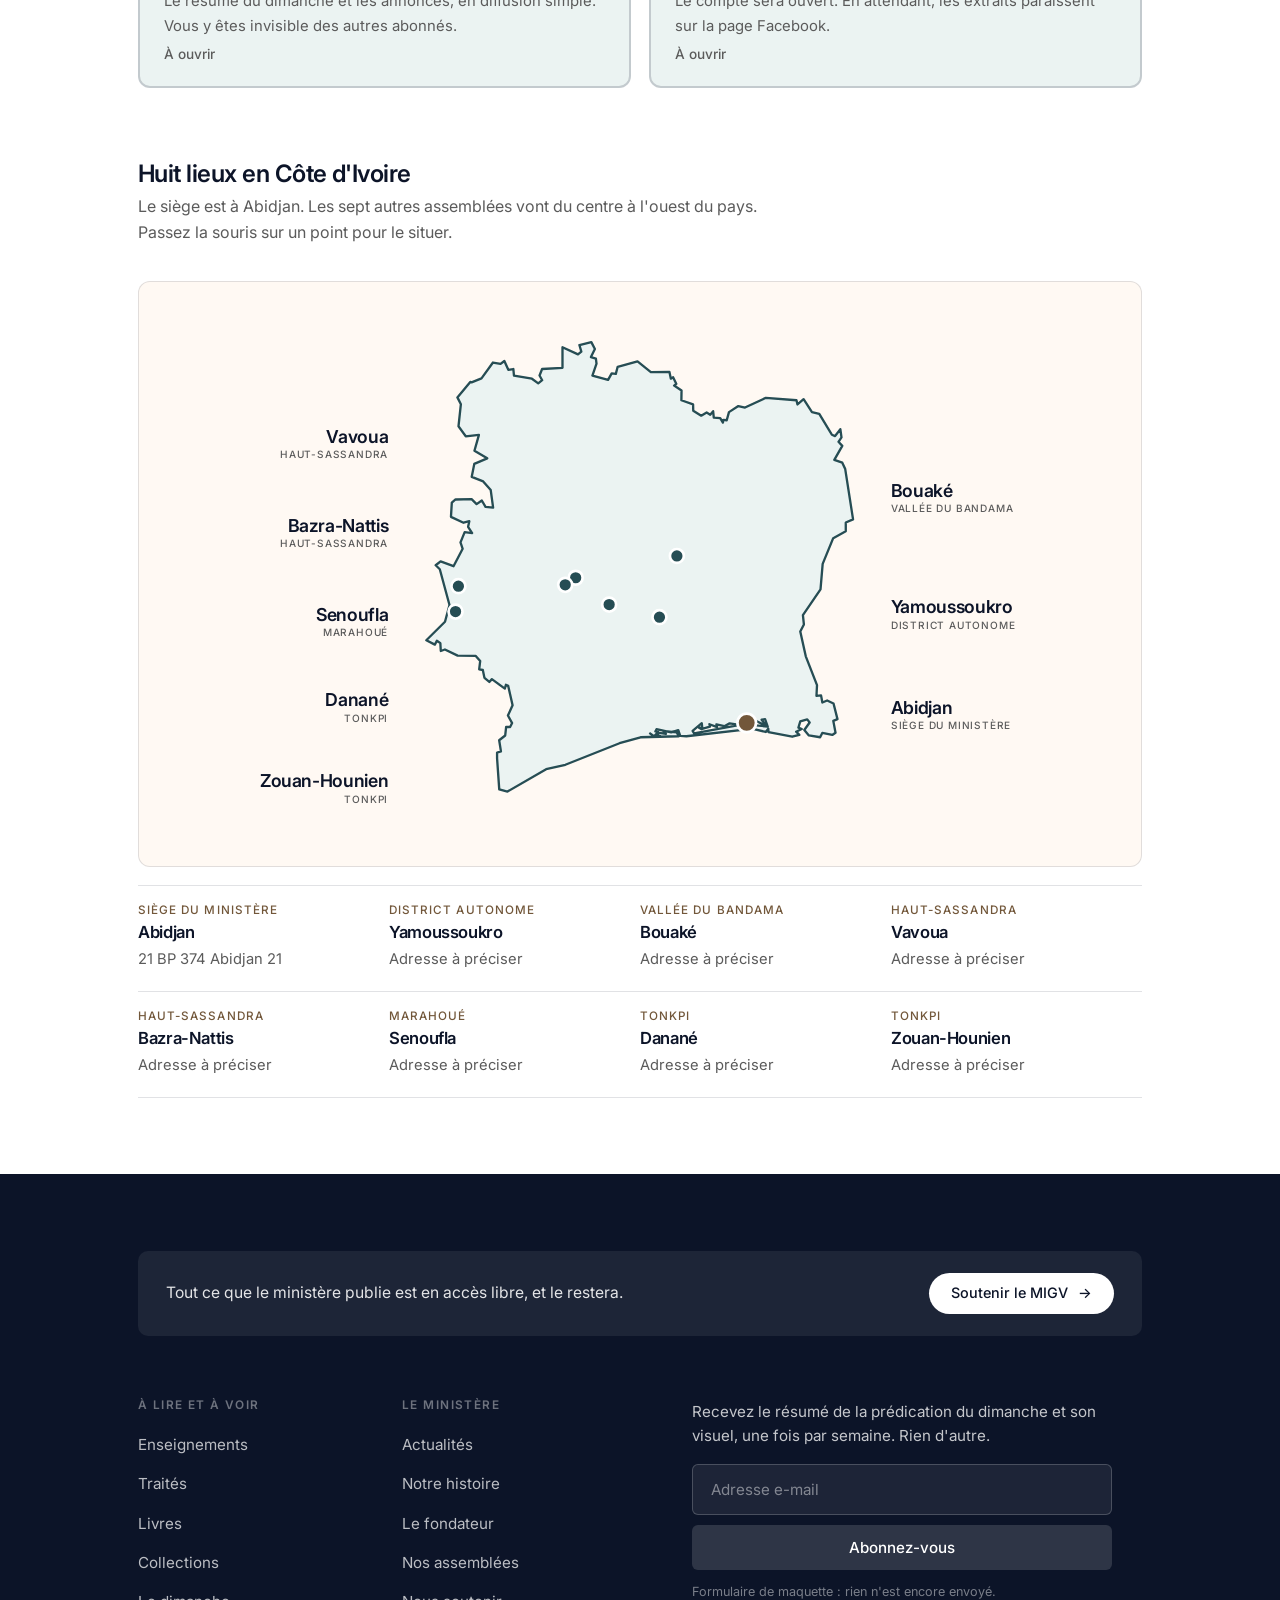
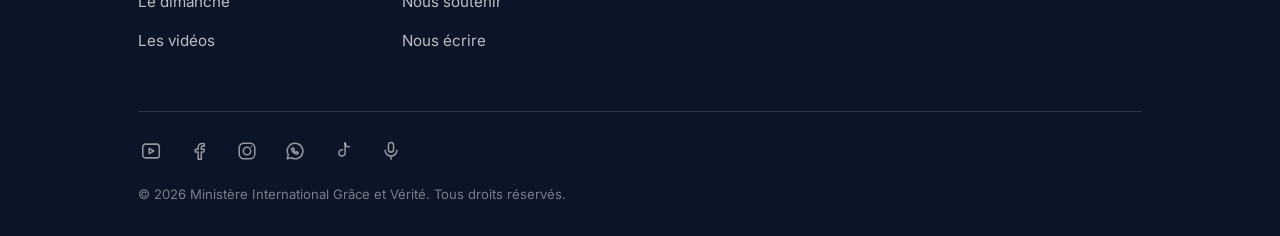
<file: contact.html>
<!doctype html>
<html lang="fr">
<head>
<meta charset="utf-8">
<meta name="viewport" content="width=device-width,initial-scale=1">
<meta name="robots" content="noindex, nofollow">
<!-- Maquette en relecture. robots.txt demande aux moteurs de ne pas
     parcourir le site ; cette balise leur demande en plus de ne pas
     indexer la page, meme s'ils l'atteignent par un lien. A retirer
     le jour de la vraie mise en ligne. -->
<title>Contact · MIGV</title>
<link rel="preconnect" href="https://fonts.googleapis.com">
<link rel="preconnect" href="https://fonts.gstatic.com" crossorigin>
<link href="https://fonts.googleapis.com/css2?family=Inter:wght@400;500;600;700&display=swap" rel="stylesheet">
<link rel="stylesheet" href="style.css?v=19">
<link rel="stylesheet" href="refonte.css?v=5">
<style>
/* ===================================================================
   CONTACT ET ASSEMBLEES.

   TROIS CORRECTIONS DE FOND par rapport a la version precedente.

   1. La page proposait de « commander un livre ». Les livres ne sont
      pas vendus (decision du 3 octobre 2026) : la phrase est fausse.

   2. Les cinq cartes pointaient toutes vers « # », c'est-a-dire nulle
      part. Elles ont de vrais liens, ou pas de lien du tout.

      Au passage, une verification : l'audit du 28 juillet 2026
      concluait que le domaine migv.ci n'etait plus enregistre. CE
      N'EST PLUS VRAI. Au 8 novembre 2026, migv.ci resout vers
      65.108.155.146, ses serveurs de noms sont ns1 et
      ns2.safaricloud.africa, et il porte un enregistrement MX : le
      courrier en @migv.ci est donc route. L'adresse est passee des
      canaux a venir aux canaux ouverts.

      A CONFIRMER : l'orthographe exacte de l'adresse. « contact@ »
      vient de la recommandation de l'audit, pas du ministere.

   3. Les canaux sont desormais separes en deux : CE QUI EXISTE, avec
      les vrais liens, et CE QUI N'EXISTE PAS ENCORE, annonce comme
      tel. Un visiteur ne doit jamais cliquer dans le vide.

   Les chiffres d'abonnes ne sont pas affiches : ils changent chaque
   semaine et n'apprennent rien a celui qui cherche a nous joindre.
   =================================================================== */

/* --- les canaux ouverts ---------------------------------------------
   Les cartes en eventail de refonte.css (.fan / .fc) : inclinees,
   chacune sa teinte, redressees et remplies au survol, enfoncees au
   clic. C'etait la trouvaille de l'ancienne page, et c'est ce qui lui
   donnait sa vie ; seules les couleurs changent, du bleu vers la
   palette chaude.                                                  */
.fan{margin-top:clamp(20px,2.6vw,30px);padding-bottom:16px}

/* les canaux qui n'existent pas encore : meme carte, mais eteinte,
   sans teinte propre et sans lien. On les montre pour annoncer, pas
   pour faire croire. Elles ne bougent pas : il n'y a rien a y
   atteindre.                                                      */
/* .fixe : une carte qui porte une information, pas un lien. Elle
   garde sa teinte et son inclinaison, mais elle ne se remplit pas au
   survol : rien ne doit laisser croire qu'on peut cliquer. */
.fc.fixe{cursor:default}
.fc.fixe:hover{transform:rotate(var(--r)) translateY(var(--y));
  background:var(--craie2);color:inherit;box-shadow:none}
.fc.fixe:hover h3{color:var(--encre)}
.fc.fixe:hover p{color:var(--plomb)}
.fc.fixe:hover .ic,.fc.fixe:hover .go{color:var(--c)}
.fc.fixe:hover .n{-webkit-text-stroke-color:var(--c)}
.fc.fixe .go span{display:none}

.fc.bientot{border-color:rgba(12,20,40,.18);background:var(--brume);
  cursor:default;transform:none}
.fc.bientot:hover{transform:none;background:var(--brume);color:inherit;box-shadow:none}
.fc.bientot:hover h3{color:var(--encre)}
.fc.bientot:hover p{color:var(--plomb)}
.fc.bientot .ic,.fc.bientot:hover .ic{color:var(--plomb)}
.fc.bientot .go,.fc.bientot:hover .go{color:var(--plomb);font-weight:500}

/* --- la carte des assemblees -----------------------------------------
   carteCI() vient de commun.js et dessine un SVG style par style.css,
   dans les bleus d'origine. Les quelques regles ci-dessous le font
   passer dans la palette de la refonte, sans toucher au trace.     */
/* style.css encadre la carte d'un trait bleu electrique de 3 px
   (--dom). C'est exactement le bleu dont la refonte se debarrasse. */
.carte-hote{margin:clamp(24px,3vw,36px) 0 clamp(10px,1.4vw,18px);
  border:1px solid rgba(12,20,40,.12);border-radius:12px;
  background:var(--craie2);padding:clamp(12px,1.6vw,24px)}
.carte-ci .pays{fill:var(--brume);stroke:var(--vert);stroke-width:3}
.carte-ci .pt{fill:var(--vert);stroke:var(--craie)}
.carte-ci .pt.siege{fill:var(--terre)}
.carte-ci .halo{stroke:var(--vert)}
.carte-ci .fleche{stroke:var(--vert)}
.carte-ci .nom{font-family:Inter,system-ui,sans-serif;font-weight:600;fill:var(--encre)}
.carte-ci .reg{font-family:Inter,system-ui,sans-serif;font-weight:500;fill:var(--plomb)}
.carte-ci .past{font-family:Inter,system-ui,sans-serif;fill:var(--terre)}
.carte-ci .lab:hover .nom,.carte-ci .lab.actif .nom{fill:var(--vert)}
.carte-ci .lab.actif .reg{fill:var(--vert)}

/* Sous 820 px, carteCI() cache les etiquettes du SVG (illisibles a
   cette largeur) et affiche a la place des boutons .mb, eux aussi
   bleus dans style.css. */
.mb{border:1px solid rgba(12,20,40,.16);border-radius:999px;
  background:var(--craie);color:var(--encre2);font-weight:500}
.mb small{color:var(--plomb)}
.mb em{color:var(--terre)}
.mb.actif{background:var(--vert);color:var(--craie);border-color:var(--vert)}
.mb.actif small,.mb.actif em{color:rgba(255,255,255,.75)}

/* --- la liste des assemblees ----------------------------------------- */
.villes{display:grid;grid-template-columns:repeat(auto-fill,minmax(236px,1fr));
  gap:0;border-top:1px solid rgba(12,20,40,.12);
  margin-bottom:clamp(50px,6vw,90px)}
.vl{padding:19px 22px 19px 0;border-bottom:1px solid rgba(12,20,40,.12)}
.vl .rg{font:500 .73rem/1 Inter,sans-serif;letter-spacing:.09em;
  text-transform:uppercase;color:var(--terre);margin-bottom:7px}
.vl h4{margin:0 0 4px;font-size:1.04rem;color:var(--encre)}
.vl p{margin:0;font-size:.92rem;color:var(--plomb)}
</style>
<!-- EN DERNIER, ET C'EST VOLONTAIRE : une regle @media n'ajoute
     aucune specificite, donc le bloc mobile doit venir APRES les
     regles qu'il corrige, sans quoi il est ignore. -->
<link rel="stylesheet" href="mobile.css?v=7">

</head>
<body>

<header class="tete clair" id="entete"></header>

<section class="haut">
  <div class="wrap">
    <figure class="banniere">
      <img src="images/h-mains-pages.jpg" width="480" height="531"
           alt="Deux mains tournant les pages d'une Bible ouverte">
    </figure>
    <p class="fil"><a href="index.html">Accueil</a> &rsaquo; Contact</p>
    <h1>Venez comme vous êtes</h1>
    <p class="accroche">Pour rejoindre une assemblée, ou poser une question.</p>
    <p class="intro">Tout ce que le ministère publie est en accès libre : il n'y a
    rien à commander. Écrivez-nous pour trouver l'assemblée la plus proche, demander
    un enseignement, ou simplement poser une question.</p>
  </div>
</section>

<div class="wrap bloc">
  <h2 class="t2">Où nous trouver</h2>
  <p class="quoi">Les canaux ouverts aujourd'hui.</p>
  <div class="fan">

    <a class="fc" style="--c:var(--a1);--r:-2.5deg;--y:8px"
       href="https://www.facebook.com/people/Minist%C3%A8re-International-Gr%C3%A2ce-et-V%C3%A9rit%C3%A9-MIGV/100071823235173/"
       target="_blank" rel="noopener">
      <span class="n">01</span>
      <span class="ic">Facebook</span>
      <h3>La page du ministère</h3>
      <p>Les directs, les annonces et les extraits courts. C'est là que la vie du
      ministère se suit au jour le jour.</p>
      <span class="go">Ouvrir la page <span>&rarr;</span></span>
    </a>

    <a class="fc" style="--c:var(--a4);--r:2deg;--y:0px"
       href="https://www.youtube.com/@migvci1572" target="_blank" rel="noopener">
      <span class="n">02</span>
      <span class="ic">YouTube</span>
      <h3>MIGV CI</h3>
      <p>Les enseignements filmés, en accès libre. La chaîne historique du ministère.</p>
      <span class="go">Voir les vidéos <span>&rarr;</span></span>
    </a>

    <a class="fc" style="--c:var(--a3);--r:-1.5deg;--y:12px" href="mailto:contact@migv.ci">
      <span class="n">03</span>
      <span class="ic">Courriel</span>
      <h3>contact@migv.ci</h3>
      <p>Pour une question, une demande d'enseignement, ou pour trouver l'assemblée
      la plus proche de chez vous.</p>
      <span class="go">Nous écrire <span>&rarr;</span></span>
    </a>

    <div class="fc fixe" style="--c:var(--a5);--r:2.5deg;--y:4px">
      <span class="n">04</span>
      <span class="ic">Courrier</span>
      <h3>Par la poste</h3>
      <p>21 BP 374<br>Abidjan 21<br>Côte d'Ivoire</p>
      <span class="go">Le siège du ministère</span>
    </div>

  </div>
</div>

<div class="wrap bloc">
  <h2 class="t2">Bientôt</h2>
  <p class="quoi">Ces canaux sont décidés mais pas encore ouverts. Ils sont annoncés
  ici pour que personne ne cherche en vain, et ils deviendront cliquables le jour
  où ils existeront.</p>
  <div class="fan">

    <div class="fc bientot">
      <span class="n">05</span>
      <span class="ic">WhatsApp</span>
      <h3>La chaîne du ministère</h3>
      <p>Le résumé du dimanche et les annonces, en diffusion simple. Vous y êtes
      invisible des autres abonnés.</p>
      <span class="go">À ouvrir</span>
    </div>

    <div class="fc bientot">
      <span class="n">06</span>
      <span class="ic">TikTok</span>
      <h3>Les extraits courts</h3>
      <p>Le compte sera ouvert. En attendant, les extraits paraissent sur la page
      Facebook.</p>
      <span class="go">À ouvrir</span>
    </div>

  </div>
</div>

<div class="wrap bloc">
  <h2 class="t2">Huit lieux en Côte d'Ivoire</h2>
  <p class="quoi">Le siège est à Abidjan. Les sept autres assemblées vont du centre
  à l'ouest du pays. Passez la souris sur un point pour le situer.</p>
  <div class="carte-hote" id="pays"></div>
  <div class="villes" id="villes"></div>
</div>

<footer class="pied-neuf"></footer>

<script src="ressources.js?v=2"></script>
<script src="commun.js?v=20"></script>
<script src="refonte.js?v=4"></script>
<script>
/* La carte et la liste lisent la meme source, ASSEMBLEES dans
   commun.js : impossible qu'un point de la carte n'ait pas sa ligne
   dans la liste, ou l'inverse. */
carteCI(document.querySelector('#pays'));

document.querySelector('#villes').innerHTML = ASSEMBLEES.map(function(a){
  return '<div class="vl">'
    + '<div class="rg">' + (a.siege ? 'Siège du ministère' : echapper(a.r)) + '</div>'
    + '<h4>' + echapper(a.n) + '</h4>'
    + '<p>' + echapper(a.a) + '</p>'
    + '</div>';
}).join('');
</script>
</body>
</html>
</file>
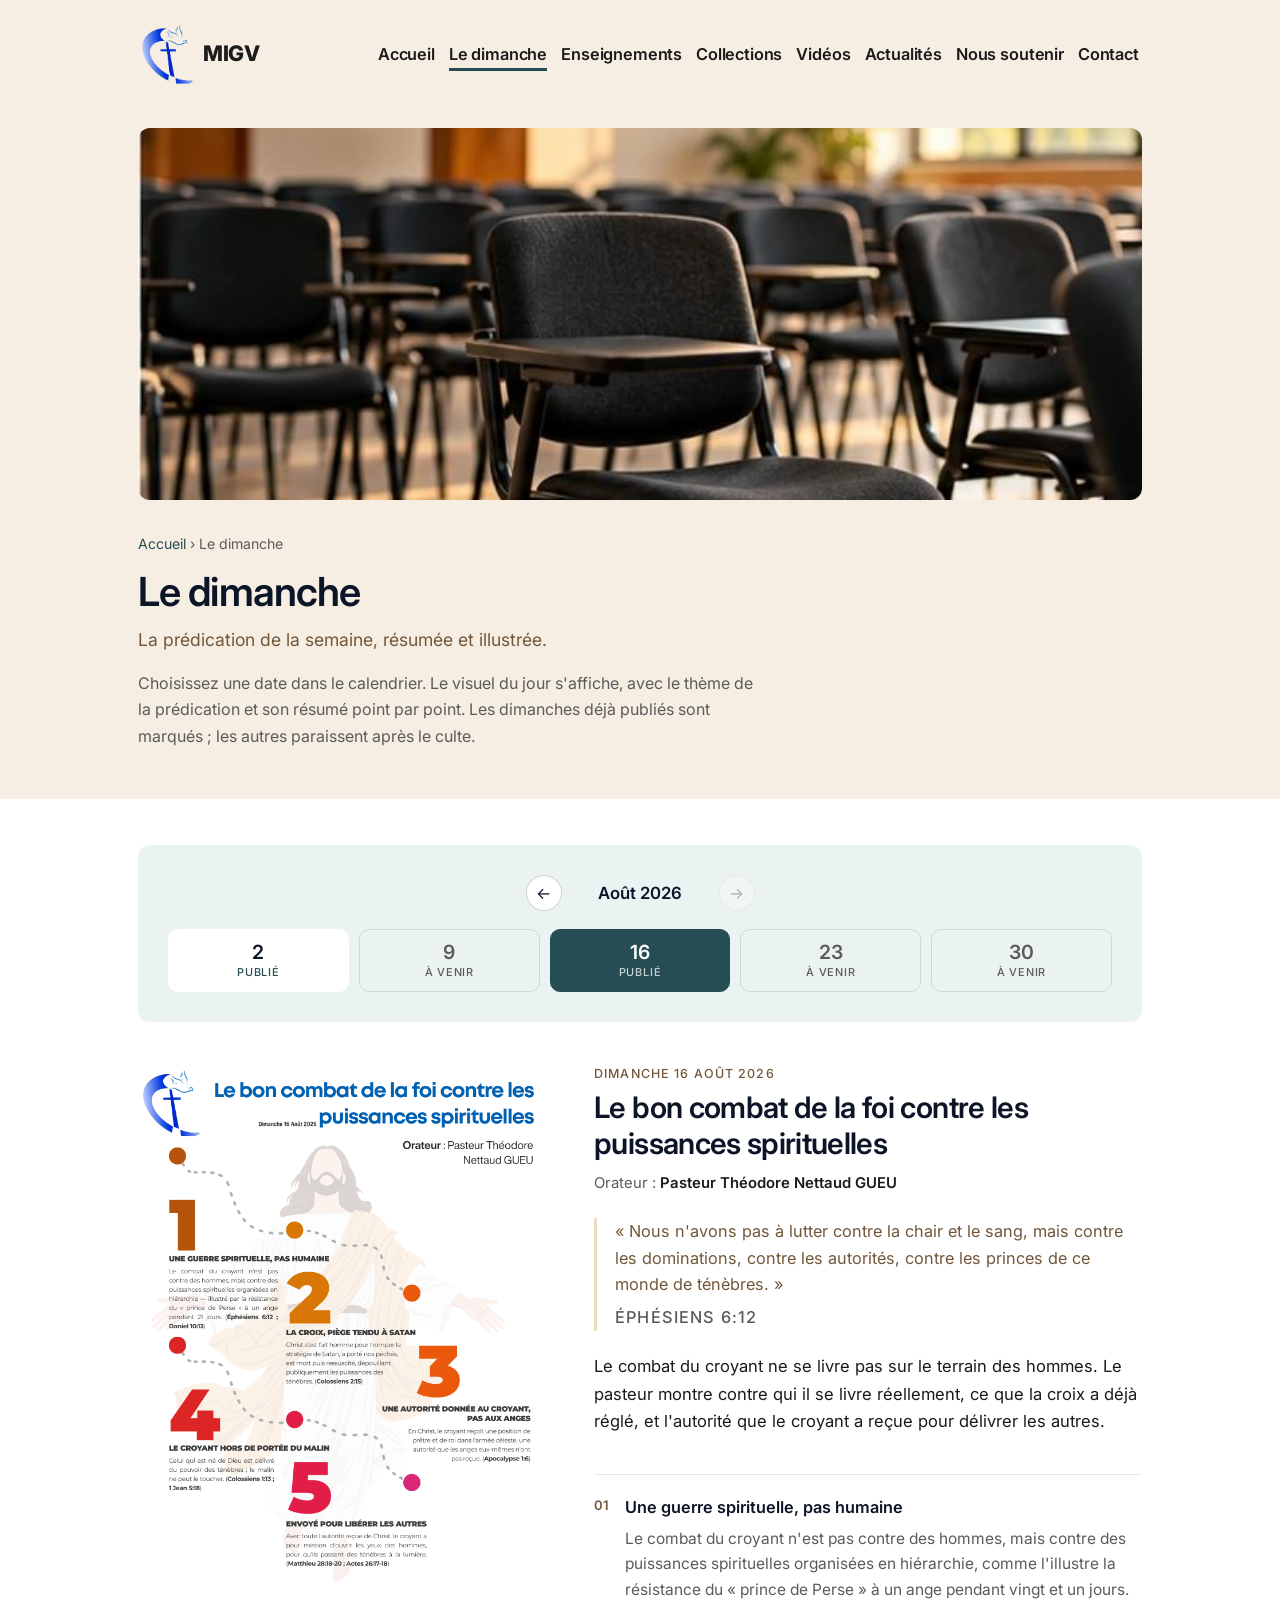
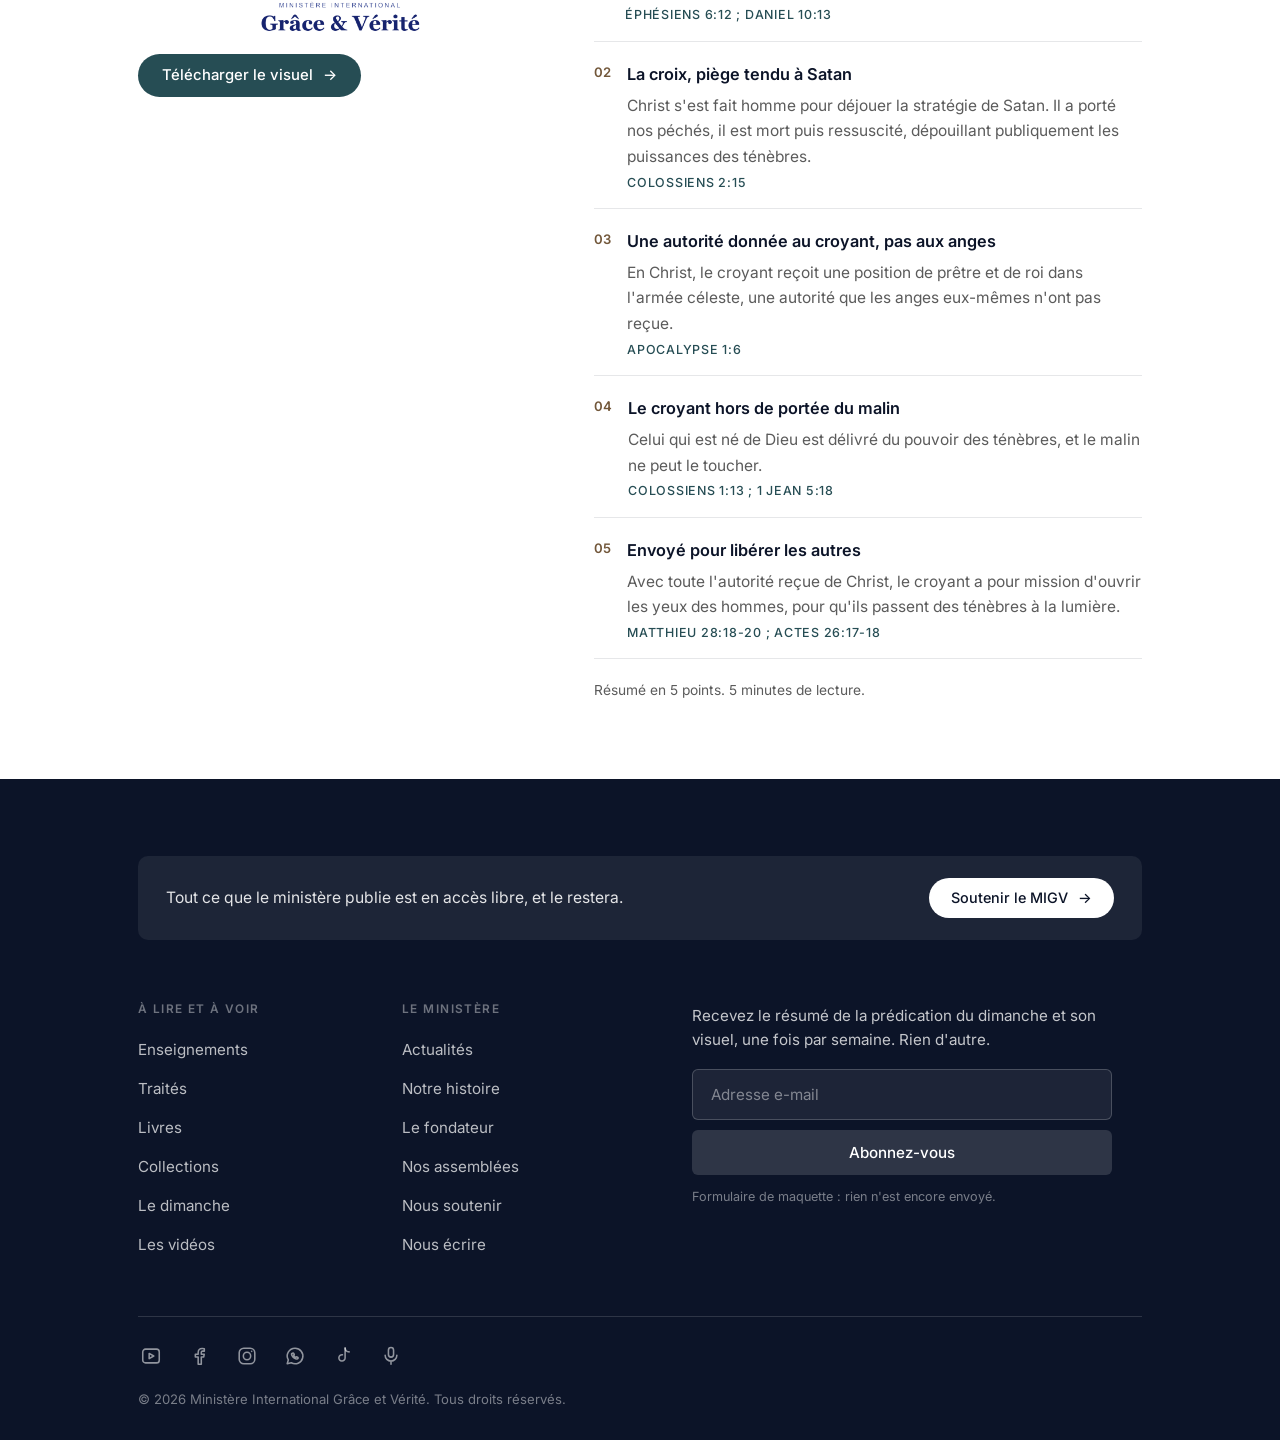
<file: dimanche.html>
<!doctype html>
<html lang="fr">
<head>
<meta charset="utf-8">
<meta name="viewport" content="width=device-width,initial-scale=1">
<meta name="robots" content="noindex, nofollow">
<!-- Maquette en relecture. robots.txt demande aux moteurs de ne pas
     parcourir le site ; cette balise leur demande en plus de ne pas
     indexer la page, meme s'ils l'atteignent par un lien. A retirer
     le jour de la vraie mise en ligne. -->
<title>Le dimanche · MIGV</title>
<link rel="preconnect" href="https://fonts.googleapis.com">
<link rel="preconnect" href="https://fonts.gstatic.com" crossorigin>
<link href="https://fonts.googleapis.com/css2?family=Inter:wght@400;500;600;700&display=swap" rel="stylesheet">
<link rel="stylesheet" href="style.css?v=19">
<link rel="stylesheet" href="refonte.css?v=5">
<style>
/* ===================================================================
   LE DIMANCHE.

   Trois changements par rapport a la version precedente :

   1. L'illustration vectorielle « Calendar » a ete retiree. Elle
      venait d'un CDN exterieur (le site ne fonctionnait pas hors
      connexion), et son trait n'a rien a voir avec les photographies
      du reste du site.
   2. Le titre ne se coupe plus en deux moities, dont la seconde en
      italique grise.
   3. Le bleu-vert d'origine laisse la place a la palette de l'accueil.

   Les donnees (PRED) et la mecanique du calendrier n'ont pas bouge :
   elles vivent dans commun.js et sont reprises telles quelles.
   =================================================================== */

/* --- le calendrier -------------------------------------------------
   Un mois a la fois, et seulement ses dimanches : les autres jours
   n'ont rien a montrer ici.                                         */
.calendrier{background:var(--brume);border-radius:12px;
  padding:clamp(20px,2.6vw,30px);margin:clamp(30px,3.6vw,46px) 0}
.mois{display:flex;align-items:center;justify-content:center;gap:18px;margin-bottom:18px}
.mois b{font:600 1.05rem/1 Inter,sans-serif;color:var(--encre);
  min-width:11ch;text-align:center}
.fleche{width:36px;height:36px;border-radius:50%;border:1px solid rgba(12,20,40,.18);
  background:var(--craie);color:var(--encre);cursor:pointer;font-size:1rem;
  display:grid;place-items:center;transition:background .25s,opacity .25s}
.fleche:hover:not(:disabled){background:var(--sable)}
.fleche:disabled{opacity:.3;cursor:default}
/* 36 px suffit a la souris, pas au doigt : sous 900 px (tablette en
   portrait comprise) les deux fleches passent a 44, la cible
   tactile recommandee. flex-shrink:0, sinon la rangee serree leur
   reprend la largeur qu'on vient de leur donner. */
@media(max-width:900px){.fleche{width:44px;height:44px;flex:0 0 44px}}

.jours{display:grid;grid-template-columns:repeat(auto-fit,minmax(92px,1fr));gap:10px}
.jr{display:flex;flex-direction:column;align-items:center;gap:4px;cursor:pointer;
  border:1px solid transparent;border-radius:10px;padding:13px 8px;
  background:var(--craie);color:var(--encre);
  font:600 1.22rem/1 Inter,sans-serif;
  transition:transform .3s var(--ease),border-color .25s,background .25s}
.jr small{font:500 .68rem/1 Inter,sans-serif;letter-spacing:.07em;
  text-transform:uppercase;color:var(--vert)}
.jr.vide{background:transparent;color:var(--plomb);
  border-color:rgba(12,20,40,.12)}
.jr.vide small{color:var(--plomb)}
.jr:hover{transform:translateY(-3px)}
.jr[aria-pressed="true"]{background:var(--vert);color:var(--craie);border-color:var(--vert)}
.jr[aria-pressed="true"] small{color:rgba(255,255,255,.75)}

/* --- le dimanche choisi --------------------------------------------
   L'affiche a gauche, le resume a droite. Sous 900 px l'affiche passe
   au-dessus : sur un telephone, on veut la voir d'abord.           */
.contenu{display:grid;grid-template-columns:minmax(0,.85fr) minmax(0,1.15fr);
  gap:clamp(26px,4vw,56px);align-items:start;
  padding-bottom:clamp(50px,6vw,90px)}
@media(max-width:900px){.contenu{grid-template-columns:1fr}}

.affiche{border-radius:12px;overflow:hidden;background:var(--gris-chaud);
  position:sticky;top:106px}
@media(max-width:900px){.affiche{position:static}}
.affiche img{width:100%;height:auto;display:block}
.rien{aspect-ratio:1/1.3;display:grid;place-content:center;gap:8px;
  text-align:center;padding:30px;background:var(--brume)}
.rien b{font:600 1.05rem/1.3 Inter,sans-serif;color:var(--encre)}
.rien span{font-size:.92rem;color:var(--plomb);max-width:24ch}

.actions{display:flex;flex-wrap:wrap;gap:10px;margin-top:14px}

.date{font:500 .78rem/1 Inter,sans-serif;letter-spacing:.09em;
  text-transform:uppercase;color:var(--terre);margin-bottom:10px}
.txt h2{margin:0;font-size:clamp(1.42rem,2.5vw,1.85rem);color:var(--encre)}
.orateur{margin-top:10px;font-size:.93rem;color:var(--plomb)}
.orateur b{color:var(--encre2);font-weight:600}
.cit{margin:22px 0 0;padding-left:18px;border-left:3px solid var(--sable);
  font-size:1.02rem;line-height:1.65;color:var(--terre)}
.cit .ref-bib{display:inline-block;margin-top:6px;letter-spacing:.07em;
  text-transform:uppercase;color:var(--plomb);font-weight:500}
.chapo{margin:22px 0 0;font-size:1.04rem;color:var(--encre2);max-width:60ch}

/* --- les points du resume ------------------------------------------
   Une liste numerotee, un point par idee. Le numero est tire du rang
   dans la liste : rien a renumeroter a la main.                     */
.points{list-style:none;margin:clamp(26px,3vw,38px) 0 0;padding:0;
  border-top:1px solid rgba(12,20,40,.1)}
.pt{display:flex;gap:16px;padding:19px 0;border-bottom:1px solid rgba(12,20,40,.1)}
.npt{flex:0 0 auto;font:600 .82rem/1.5 Inter,sans-serif;color:var(--terre);
  padding-top:2px}
.pt b{display:block;font-weight:600;font-size:1.02rem;color:var(--encre);
  margin-bottom:5px}
.xpt{display:block;color:var(--plomb);font-size:.97rem}
.rpt{display:block;margin-top:7px;font:500 .78rem/1 Inter,sans-serif;
  letter-spacing:.06em;text-transform:uppercase;color:var(--vert)}
.meta{margin-top:20px;font-size:.86rem;color:var(--plomb)}
</style>
<!-- EN DERNIER, ET C'EST VOLONTAIRE : une regle @media n'ajoute
     aucune specificite, donc le bloc mobile doit venir APRES les
     regles qu'il corrige, sans quoi il est ignore. -->
<link rel="stylesheet" href="mobile.css?v=7">

</head>
<body>

<header class="tete clair" id="entete"></header>

<section class="haut">
  <div class="wrap">
    <figure class="banniere">
      <img src="images/h-chaises.jpg" width="615" height="531"
           alt="Des chaises alignées face à un pupitre, dans une salle de culte vide">
    </figure>
    <p class="fil"><a href="index.html">Accueil</a> &rsaquo; Le dimanche</p>
    <h1>Le dimanche</h1>
    <p class="accroche">La prédication de la semaine, résumée et illustrée.</p>
    <p class="intro">Choisissez une date dans le calendrier. Le visuel du jour s'affiche,
    avec le thème de la prédication et son résumé point par point. Les dimanches déjà
    publiés sont marqués ; les autres paraissent après le culte.</p>
  </div>
</section>

<div class="wrap">
  <div class="calendrier">
    <div class="mois">
      <button class="fleche" id="prec" aria-label="Mois précédent">&larr;</button>
      <b id="libelle"></b>
      <button class="fleche" id="suiv" aria-label="Mois suivant">&rarr;</button>
    </div>
    <div class="jours" id="jours"></div>
  </div>
  <div class="contenu" id="contenu"></div>
</div>

<footer class="pied-neuf"></footer>

<script src="commun.js?v=20"></script>
<script src="refonte.js?v=4"></script>
<script>
/* ===================================================================
   LE CALENDRIER.

   Il ne montre que les dimanches, parce que seuls les dimanches
   portent une predication. dimanchesDu() parcourt le mois jour par
   jour et retient ceux dont getUTCDay() vaut 0.

   Tout est en UTC : sans cela, un fuseau a l'ouest de Greenwich
   ferait basculer un dimanche sur le samedi precedent.
   =================================================================== */
let choix = dernierDimanche();
let annee = +choix.slice(0,4), mois = +choix.slice(5,7)-1;

function dimanchesDu(a,m){
  const out=[]; const d=new Date(Date.UTC(a,m,1));
  while(d.getUTCMonth()===m){
    if(d.getUTCDay()===0) out.push(new Date(d));
    d.setUTCDate(d.getUTCDate()+1);
  }
  return out;
}
function cle(d){ return d.toISOString().slice(0,10) }

function calendrier(){
  document.querySelector('#libelle').textContent = MOIS[mois]+' '+annee;
  const ds = dimanchesDu(annee,mois);
  document.querySelector('#jours').innerHTML = ds.map(function(d){
    const k=cle(d), plein=!!PRED[k];
    return '<button class="jr'+(plein?'':' vide')+'" data-k="'+k+'" '
         + 'aria-pressed="'+(k===choix)+'">'+d.getUTCDate()
         + '<small>'+(plein?'publié':'à venir')+'</small></button>';
  }).join('');
  document.querySelectorAll('.jr').forEach(function(b){
    b.onclick = function(){ choix=b.dataset.k; calendrier(); afficher() };
  });
  /* Le dernier dimanche connu borne la navigation vers l'avant : il
     n'y a rien a aller chercher au-dela. */
  const fin = dernierDimanche();
  const af = +fin.slice(0,4), mf = +fin.slice(5,7)-1;
  document.querySelector('#suiv').disabled = (annee>af || (annee===af && mois>=mf));
}

function afficher(){
  const p = PRED[choix], C = document.querySelector('#contenu');
  const d = new Date(choix+'T00:00:00Z');
  const joli = 'Dimanche '+d.getUTCDate()+' '+MOIS[d.getUTCMonth()].toLowerCase()
             + ' '+d.getUTCFullYear();

  if(!p){
    C.innerHTML =
      '<div class="affiche"><div class="rien"><b>Pas encore publié</b>'
      + '<span>Le visuel et le résumé de ce dimanche paraîtront après le culte.</span>'
      + '</div></div>'
      + '<div class="txt"><div class="date">'+joli+'</div><h2>À venir</h2>'
      + '<p class="chapo">Revenez après le culte, ou abonnez-vous à la lettre '
      + 'du dimanche pour être prévenu dès la publication.</p></div>';
    return;
  }

  const pts = (p.points||[]).map(function(x,i){
    return '<li class="pt">'
      + '<span class="npt">'+String(i+1).padStart(2,'0')+'</span>'
      + '<span><b>'+x.t+'</b><span class="xpt">'+x.x+'</span>'
      + '<span class="rpt">'+x.r+'</span></span></li>';
  }).join('');

  C.innerHTML =
    '<div>'
    + '<div class="affiche"><img src="'+p.img+'" alt="Visuel de la prédication du '+joli+'"></div>'
    + '<div class="actions">'
    +   '<a class="bt bt-plein" href="'+p.img+'" download>Télécharger le visuel <span>&rarr;</span></a>'
    + '</div>'
    + '</div>'
    + '<div class="txt">'
    + '<div class="date">'+joli+'</div>'
    + '<h2>'+p.titre+'</h2>'
    + (p.orateur ? '<div class="orateur">Orateur : <b>'+p.orateur+'</b></div>' : '')
    + '<p class="cit">'+p.cit+'<br><span class="ref-bib">'+p.ref+'</span></p>'
    + (p.chapo ? '<p class="chapo">'+p.chapo+'</p>' : '')
    + (pts ? '<ol class="points">'+pts+'</ol>' : '')
    + '<div class="meta">Résumé en '+(p.points?p.points.length:0)+' points. '
    +   p.min+' minutes de lecture.</div>'
    + '</div>';
}

document.querySelector('#prec').onclick=function(){ mois--; if(mois<0){mois=11;annee--} calendrier() };
document.querySelector('#suiv').onclick=function(){ mois++; if(mois>11){mois=0;annee++} calendrier() };
calendrier(); afficher();

/* utilise par les verifications automatiques */
window.__dim={get jours(){return document.querySelectorAll('.jr').length},
              get choix(){return choix}};
</script>
</body>
</html>
</file>
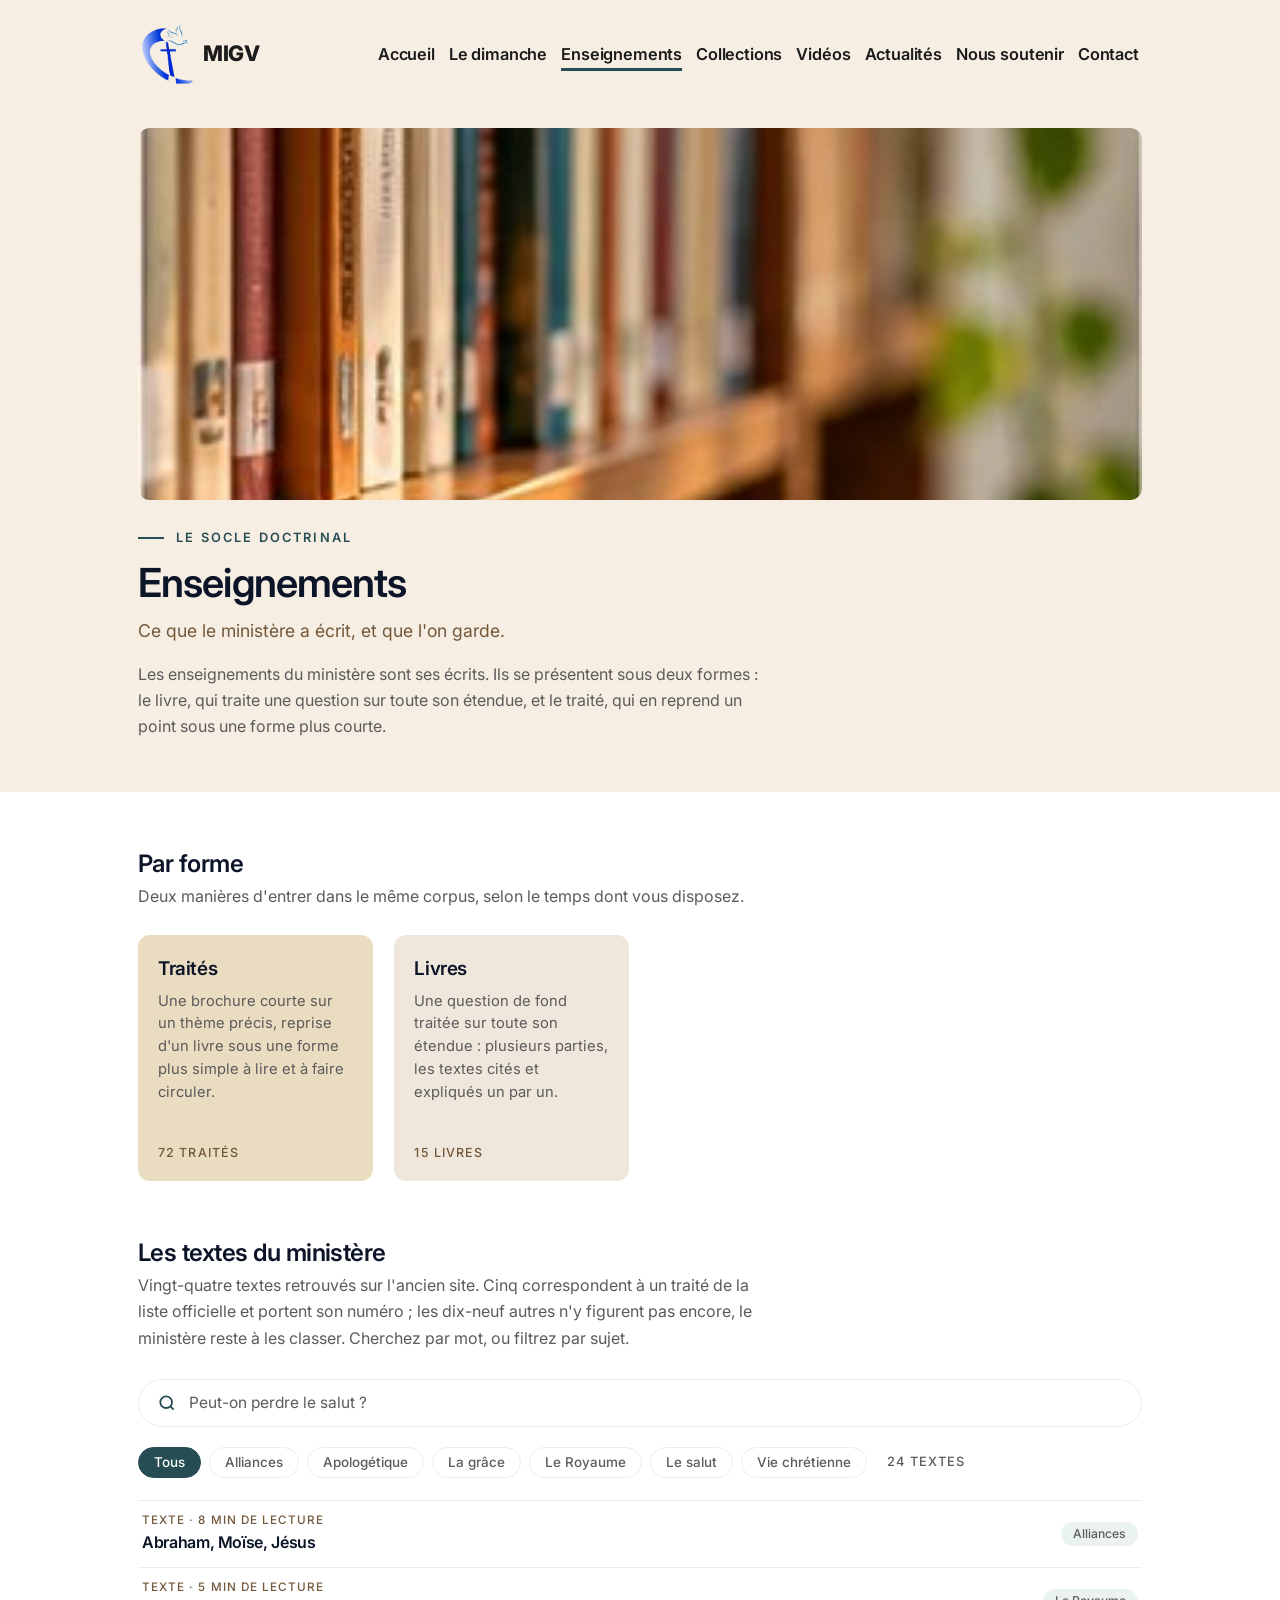
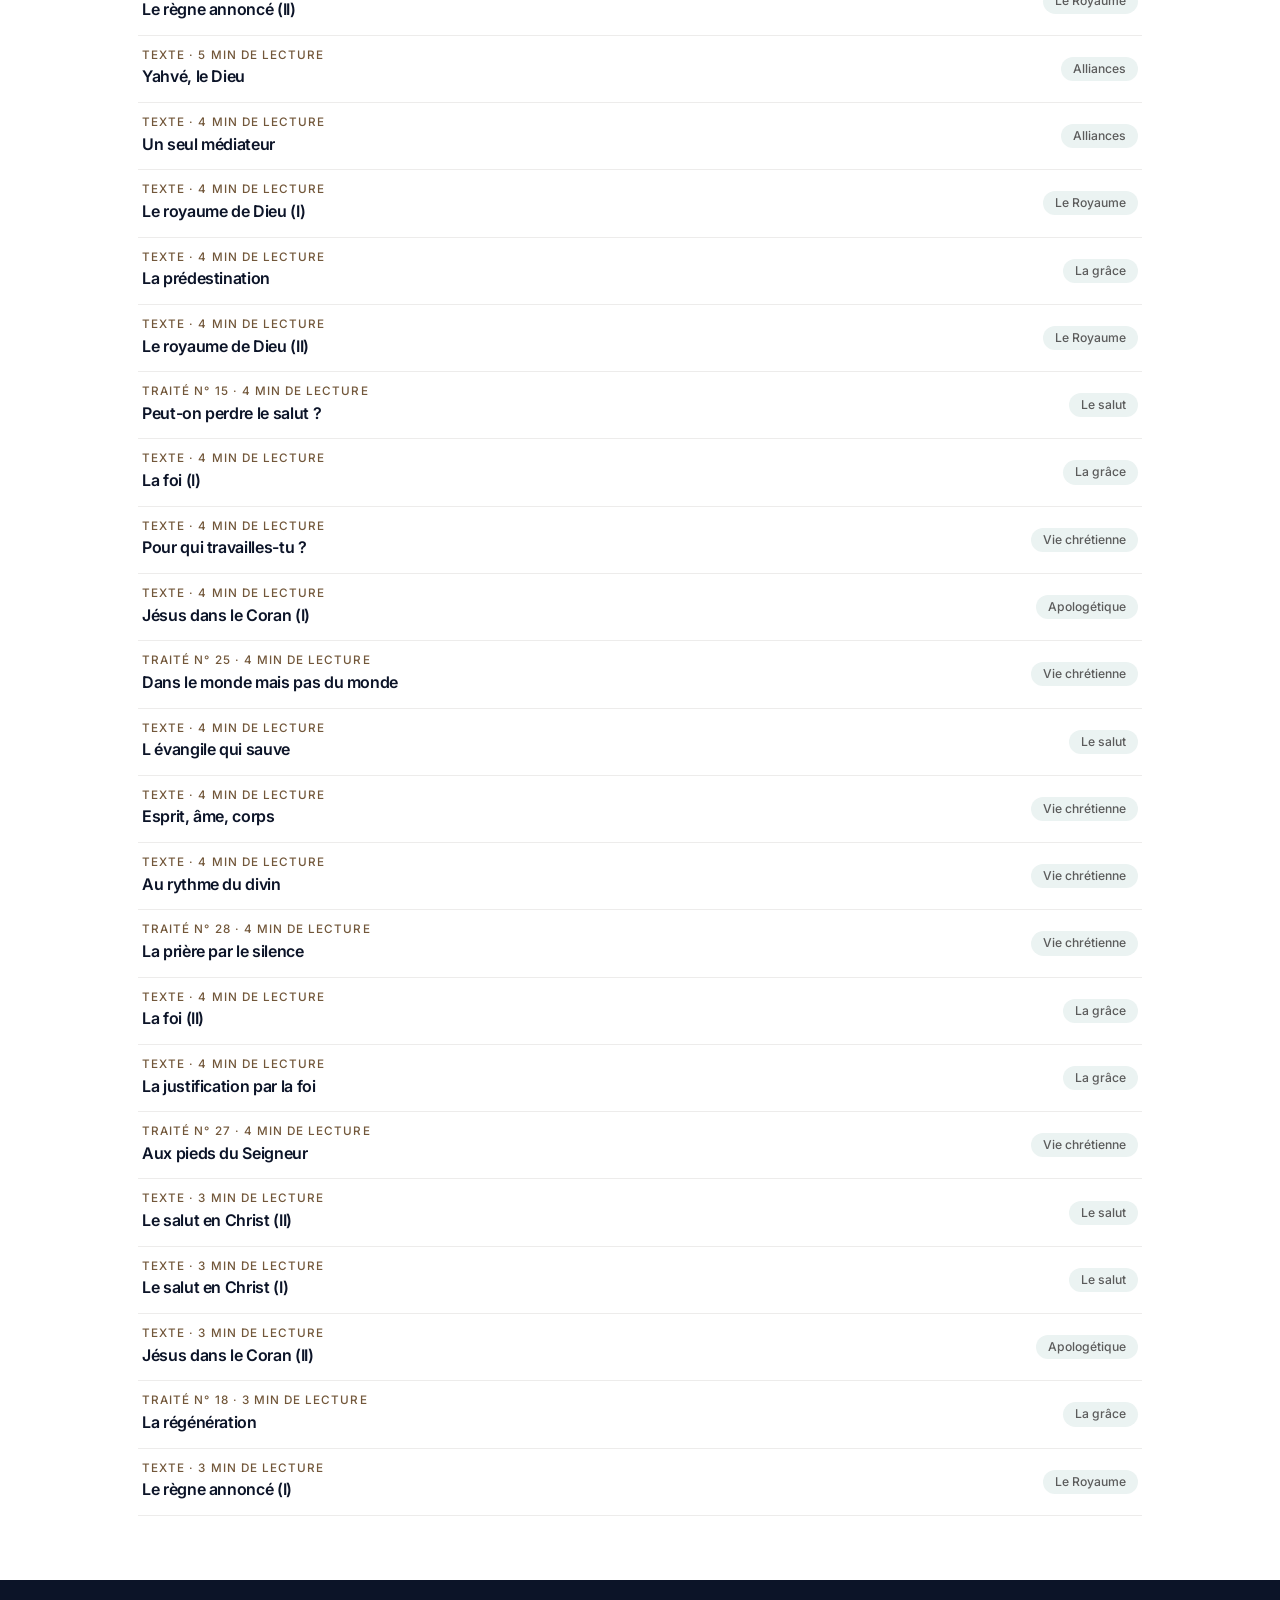
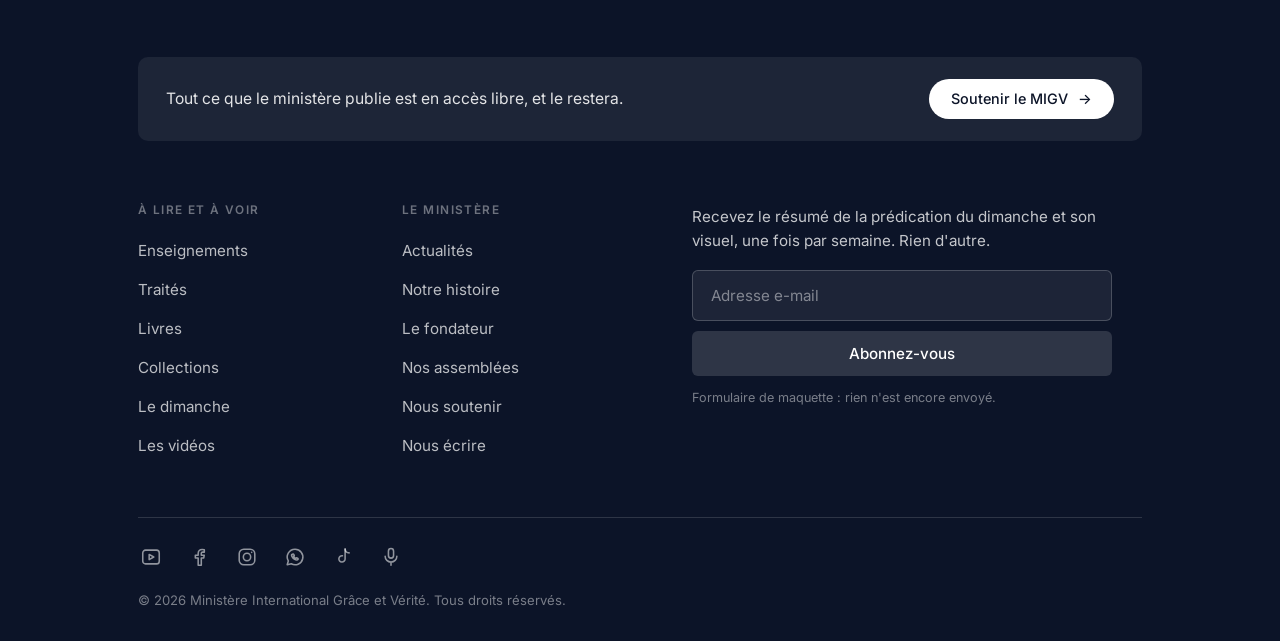
<file: enseignements.html>
<!doctype html>
<html lang="fr">
<head>
<meta charset="utf-8">
<meta name="viewport" content="width=device-width,initial-scale=1">
<meta name="robots" content="noindex, nofollow">
<!-- Maquette en relecture. robots.txt demande aux moteurs de ne pas
     parcourir le site ; cette balise leur demande en plus de ne pas
     indexer la page, meme s'ils l'atteignent par un lien. A retirer
     le jour de la vraie mise en ligne. -->
<title>Enseignements · MIGV</title>
<link rel="preconnect" href="https://fonts.googleapis.com">
<link rel="preconnect" href="https://fonts.gstatic.com" crossorigin>
<link href="https://fonts.googleapis.com/css2?family=Inter:wght@400;500;600;700&display=swap" rel="stylesheet">
<link rel="stylesheet" href="style.css?v=19">
<style>
/* ===================================================================
   LA PAGE ENSEIGNEMENTS, DANS LE SYSTEME DE L'ACCUEIL.

   Tout est enferme dans ce bloc, comme sur index.html et videos.html :
   style.css n'est pas touchee, les autres pages ne bougent pas.

   Option A retenue : Enseignements est le CONTENANT. Il mene aux deux
   formes, traites et livres. Les 24 textes restent listes ici tant
   qu'on ne sait pas lesquels sont des traites et lesquels sont des
   livres ; le jour ou on le saura, chaque ligne partira dans sa carte
   et seule son etiquette changera.

   Tout ce qui fait marcher la page est conserve : recherche, filtres,
   lecteur, versets au survol, lecture a voix haute, partage.
   =================================================================== */
:root{
  /* --dom est la couleur dominante de style.css. Sans valeur, elle
     retombe sur #0024D8, le bleu electrique d'origine. Il ne se
     voyait plus qu'a trois endroits, mais il s'y voyait bien :
     le trait sous le lien actif du menu, la bordure basse du
     menu mobile ouvert, et les boutons de la carte sous 820 px.
     Une seule ligne les ramene tous les trois dans la palette. */
  --dom:#264D54;

  --encre:#0C1428; --encre2:#1B1B1B;
  --parche:#F6EEE2; --craie:#FFFFFF; --craie2:#FFF9F3;
  --brume:#EBF3F2; --sable:#EADCC0; --gris-chaud:#EDECEB;
  --vert:#264D54; --vert-vif:#3A7781; --terre:#72573A;
  --or:#93CDDD; --plomb:#5B5B5B;
  --ease:cubic-bezier(.22,.61,.36,1);
  --max:1100px;
}
body{background:var(--craie);color:var(--encre2);
  font-family:Inter,system-ui,sans-serif;font-weight:400;line-height:1.65}
/* style.css met Playfair sur les titres et TOUS les h3 en capitales
   (ligne 94). On neutralise les deux ici. */
h1,h2,h3,h4,h5{font-family:inherit;text-transform:none;
  font-weight:600;letter-spacing:-.022em;line-height:1.2}
.wrap{max-width:var(--max);margin:0 auto;padding:0 clamp(20px,4vw,48px)}

.sur{font:600 .8rem/1 Inter,sans-serif;letter-spacing:.17em;text-transform:uppercase;
  color:var(--vert);display:flex;align-items:center;gap:12px;margin-bottom:14px}
.sur::before{content:'';width:26px;height:2px;background:currentColor;flex:none}

/* ---- l'image du haut, une seule, ratio 1,70 ---------------------- */
.banniere{width:100%;aspect-ratio:2.7;border-radius:12px;overflow:hidden;
  /* les navigateurs donnent 40 px de marge laterale a un <figure> :
     sans ce 0, l'image deborde de la page. */
  margin:0 0 clamp(22px,2.6vw,32px);background:var(--gris-chaud)}
.banniere img{width:100%;height:100%;object-fit:cover;display:block}
@media(max-width:860px){.banniere{aspect-ratio:2.2}}
@media(max-width:620px){.banniere{aspect-ratio:1.9}}

.haut{background:var(--parche);padding:clamp(96px,10vw,128px) 0 clamp(36px,4.4vw,52px)}
.haut h1{margin:0;font-size:clamp(1.9rem,3.4vw,2.5rem);color:var(--encre)}
.haut .accroche{margin:9px 0 0;font-size:1.1rem;color:var(--terre)}
.haut .intro{margin:16px 0 0;max-width:62ch;color:var(--plomb)}

h2.t2{margin:0 0 4px;font-size:1.5rem;color:var(--encre)}
.bloc{padding:clamp(38px,4.6vw,58px) 0 0}
.bloc .quoi{margin:0 0 clamp(18px,2.2vw,26px);color:var(--plomb);max-width:62ch}

/* ---- les deux cartes de forme ------------------------------------ */
.cartes{display:grid;grid-template-columns:repeat(auto-fill,minmax(212px,1fr));
  gap:clamp(14px,1.7vw,22px)}
.ct{display:flex;flex-direction:column;justify-content:space-between;
  min-height:246px;border-radius:12px;padding:22px 20px;color:inherit;
  transition:transform .35s var(--ease)}
.ct:hover{transform:translateY(-4px)}
.ct h3{margin:0 0 9px;font-size:1.18rem;line-height:1.25;color:var(--encre)}
.ct p{margin:0;font-size:.92rem;line-height:1.55;color:var(--plomb)}
.ct .cpt{margin-top:18px;font:500 .78rem/1 Inter,sans-serif;letter-spacing:.09em;
  text-transform:uppercase;color:var(--terre)}
.ct.b{background:var(--sable)}
.ct.d{background:#F0E7DC}

/* ---- la barre de recherche et les filtres ------------------------ */
.barre{display:flex;align-items:center;gap:clamp(12px,1.6vw,20px);flex-wrap:wrap;
  margin:clamp(20px,2.4vw,28px) 0 clamp(16px,2vw,22px)}
.rech{display:flex;align-items:center;gap:10px;flex:1 1 260px;
  background:var(--craie);border:1px solid var(--gris-chaud);border-radius:999px;
  padding:11px 18px;transition:border-color .25s}
.rech:focus-within{border-color:var(--vert)}
.rech svg{flex:none}
.rech input{flex:1;min-width:0;border:0;outline:0;background:transparent;
  font:400 .97rem/1.4 Inter,sans-serif;color:var(--encre)}
.rech input::placeholder{color:var(--plomb)}
.fil{display:flex;gap:8px;flex-wrap:wrap}
.f{border:1px solid var(--gris-chaud);background:var(--craie);color:var(--plomb);
  border-radius:999px;padding:8px 15px;cursor:pointer;
  font:500 .84rem/1 Inter,sans-serif;transition:.25s var(--ease)}
.f:hover{border-color:var(--vert);color:var(--vert)}
/* Au doigt, une pastille de 31 px de haut se rate une fois sur deux.
   Les recommandations tactiles demandent 44 px ; sous 760 px on y
   vient par le padding, sans changer la taille du texte.          */
/* 900 px et non 760 : une tablette en portrait fait 768 px de
   large et se touche au doigt comme un telephone. */
@media(max-width:900px){.f{padding:13px 17px}}
.f[aria-pressed="true"]{background:var(--vert);border-color:var(--vert);color:var(--craie)}
.nb{font:500 .8rem/1 Inter,sans-serif;letter-spacing:.1em;text-transform:uppercase;
  color:var(--plomb);white-space:nowrap}

/* ---- la liste des textes : etiquette Type - Poids ---------------- */
.liste{border-top:1px solid var(--gris-chaud);margin-bottom:clamp(44px,5vw,70px)}
.ligne{display:flex;align-items:center;justify-content:space-between;gap:18px;
  width:100%;text-align:left;background:transparent;border:0;cursor:pointer;
  padding:14px 4px;border-bottom:1px solid var(--gris-chaud);
  transition:background .25s;font-family:inherit}
.ligne:hover{background:var(--brume)}
.ligne .etq{display:block;font:500 .73rem/1 Inter,sans-serif;letter-spacing:.09em;
  text-transform:uppercase;color:var(--terre);margin-bottom:5px}
.ligne h3{margin:0;font-size:1rem;color:var(--encre);line-height:1.35}
.ligne mark{background:var(--sable);color:inherit;border-radius:3px;padding:0 2px}
.ligne .tag{flex:none;font:500 .76rem/1 Inter,sans-serif;color:var(--plomb);
  background:var(--brume);border-radius:999px;padding:6px 12px}
.ligne:hover .tag{background:var(--craie)}
@media(max-width:560px){.ligne .tag{display:none}}
.rien{padding:38px 4px;color:var(--plomb)}

/* ---- le lecteur -------------------------------------------------- */
.jauge{position:fixed;top:0;left:0;height:3px;width:0;z-index:120;
  background:var(--vert);transition:width .15s linear}
.lect{position:fixed;inset:0;z-index:100;background:var(--craie2);
  overflow-y:auto;display:none}
.lect.on{display:block}
.lbar{position:sticky;top:0;z-index:2;background:var(--craie2);
  border-bottom:1px solid var(--gris-chaud)}
.lbar .in{max-width:var(--max);margin:0 auto;padding:14px clamp(20px,4vw,48px);
  display:flex;align-items:center;gap:14px;flex-wrap:wrap}
.lbar .ti{flex:1;min-width:0;font-weight:600;color:var(--encre);
  overflow:hidden;text-overflow:ellipsis;white-space:nowrap}
.bt2{border:1px solid var(--vert);background:transparent;color:var(--vert);
  border-radius:999px;padding:9px 17px;cursor:pointer;
  font:500 .86rem/1 Inter,sans-serif;transition:background .25s,color .25s}
.bt2:hover{background:var(--vert);color:var(--craie)}
.zoom{display:flex;gap:6px}
.zoom button{border:1px solid var(--gris-chaud);background:var(--craie);
  color:var(--plomb);border-radius:7px;width:36px;height:36px;cursor:pointer;
  font:500 .86rem/1 Inter,sans-serif}
.zoom button:hover{border-color:var(--vert);color:var(--vert)}
.art{--tp:1.22rem;max-width:68ch;margin:0 auto;
  padding:clamp(30px,4vw,54px) clamp(20px,4vw,48px) clamp(70px,8vw,110px)}
.art .th{font:500 .78rem/1 Inter,sans-serif;letter-spacing:.14em;
  text-transform:uppercase;color:var(--terre);margin-bottom:12px}
.art h2{margin:0;font-size:clamp(1.6rem,3vw,2.1rem);color:var(--encre)}
.art .sous{margin:10px 0 30px;font-size:.9rem;color:var(--plomb);
  padding-bottom:22px;border-bottom:1px solid var(--gris-chaud)}
.art p{font-size:var(--tp);line-height:1.75;margin:0 0 1.15em;color:var(--encre2)}
.art p.cit{padding-left:20px;border-left:3px solid var(--sable);color:var(--vert)}
.vr{color:var(--vert);border-bottom:1px dashed var(--vert-vif);cursor:help}
.vc{position:fixed;z-index:110;max-width:380px;background:var(--encre);color:#fff;
  border-radius:10px;padding:15px 17px;display:none;
  box-shadow:0 14px 34px rgba(12,20,40,.3)}
.vc.on{display:block}
.vc b{display:block;font-size:.82rem;letter-spacing:.09em;text-transform:uppercase;
  color:var(--or);margin-bottom:7px}
.vc i{display:block;font-style:italic;font-size:.95rem;line-height:1.55}
.vc small{display:block;margin-top:9px;font-size:.74rem;color:rgba(255,255,255,.5)}
.part{position:fixed;z-index:115;display:none;gap:8px}
.part.on{display:flex}
.part button{background:var(--encre);color:#fff;border:0;border-radius:999px;
  padding:10px 17px;cursor:pointer;font:500 .84rem/1 Inter,sans-serif;
  box-shadow:0 8px 22px rgba(12,20,40,.28)}
.part button:hover{background:var(--vert)}

/* ---- l'en-tete et le pied, comme sur l'accueil ------------------ */
/* L'entete n'est JAMAIS transparente ici : .haut est un aplat de
   parche avec du texte fonce, et ce texte passait sous le logo et
   les liens du menu en defilant. Deux etats pleins, pas d'entre-deux. */
.tete{background:var(--parche)}
.tete.pose{background:#17223E;border-bottom:1px solid rgba(255,255,255,.16);
  box-shadow:0 10px 28px rgba(0,0,0,.28)}
.tete.pose a,.tete.pose b,.tete.pose nav a{color:var(--craie)}
.tete.pose .logo b span{color:rgba(255,255,255,.62)}
.tete.pose .burger span,
.tete.pose .burger span::before,
.tete.pose .burger span::after{background:var(--craie)}
.tete{transition:background .4s var(--ease),opacity .35s var(--ease),transform .35s var(--ease)}
.tete.efface{opacity:0;transform:translateY(-100%);pointer-events:none}

.bt{display:inline-flex;align-items:center;gap:10px;border-radius:999px;
  padding:15px 26px;font:500 .95rem/1 Inter,sans-serif;white-space:nowrap;
  transition:transform .3s var(--ease),background .25s,color .25s}
.bt span{transition:transform .3s var(--ease)}
.bt:hover span{transform:translateX(4px)}
.bt-clair{background:var(--craie);color:var(--encre)}

.pied-neuf{background:var(--encre);color:var(--craie);padding:clamp(56px,6vw,88px) 0 30px}
.appel{display:flex;align-items:center;justify-content:space-between;gap:20px;flex-wrap:wrap;
  background:rgba(255,255,255,.07);border-radius:10px;
  padding:clamp(16px,1.8vw,22px) clamp(18px,2.2vw,28px);margin-bottom:clamp(40px,5vw,66px)}
.appel p{margin:0;font-size:.98rem;color:rgba(255,255,255,.88);max-width:62ch}
.appel .bt{padding:13px 22px;font-size:.9rem}
.corps{display:grid;grid-template-columns:minmax(0,1fr) minmax(0,.92fr);
  gap:clamp(30px,5vw,80px);padding-bottom:clamp(36px,4vw,56px)}
@media(max-width:860px){.corps{grid-template-columns:1fr}}
.colonnes{display:grid;grid-template-columns:repeat(2,1fr);gap:clamp(20px,3vw,46px)}
@media(max-width:460px){.colonnes{grid-template-columns:1fr}}
.colonnes a{display:block;padding:7px 0;font-size:.95rem;color:rgba(255,255,255,.72);
  transition:color .25s,transform .25s var(--ease)}
.colonnes a:hover{color:var(--craie);transform:translateX(4px)}
.lettre p{margin:0 0 16px;font-size:.95rem;line-height:1.6;color:rgba(255,255,255,.76);max-width:44ch}
.lettre form{display:flex;flex-direction:column;gap:10px;max-width:420px}
.lettre input{background:rgba(255,255,255,.07);color:var(--craie);
  border:1px solid rgba(255,255,255,.2);border-radius:6px;padding:15px 18px;
  font:400 .95rem/1 Inter,sans-serif;outline:0;transition:border-color .3s}
.lettre input::placeholder{color:rgba(255,255,255,.45)}
.lettre input:focus{border-color:rgba(255,255,255,.55)}
.lettre button{border:0;border-radius:6px;padding:15px 18px;cursor:pointer;
  background:rgba(255,255,255,.14);color:var(--craie);
  font:500 .95rem/1 Inter,sans-serif;transition:background .25s}
.lettre button:hover{background:rgba(255,255,255,.24)}
.lettre .note{margin:12px 0 0;font-size:.79rem;color:rgba(255,255,255,.45)}
.pied-neuf .bas{padding-top:26px;border-top:1px solid rgba(255,255,255,.14)}
.reseaux{list-style:none;margin:0 0 20px;padding:0;display:flex;flex-wrap:wrap;gap:18px}
.reseaux a{display:grid;place-items:center;width:44px;height:44px;
  margin:-9px;
  color:rgba(255,255,255,.55);transition:color .25s,transform .25s var(--ease)}
.reseaux a:hover{color:var(--craie);transform:translateY(-2px)}
.reseaux svg{width:22px;height:22px;fill:none;stroke:currentColor;stroke-width:1.7;
  stroke-linecap:round;stroke-linejoin:round}
.droits{margin:0;font-size:.82rem;color:rgba(255,255,255,.45)}
</style>
<!-- EN DERNIER, ET C'EST VOLONTAIRE : une regle @media n'ajoute
     aucune specificite, donc le bloc mobile doit venir APRES les
     regles qu'il corrige, sans quoi il est ignore. -->
<link rel="stylesheet" href="mobile.css?v=7">

</head>
<body>

<div class="jauge" id="jauge"></div>
<header class="tete clair" id="entete"></header>

<section class="haut">
  <div class="wrap">
    <figure class="banniere">
      <img src="images/h-rayonnage.jpg" alt="Un rayonnage d'ouvrages rangés">
    </figure>
    <div class="sur">Le socle doctrinal</div>
    <h1>Enseignements</h1>
    <p class="accroche">Ce que le ministère a écrit, et que l'on garde.</p>
    <p class="intro">Les enseignements du ministère sont ses écrits. Ils se présentent sous
    deux formes : le livre, qui traite une question sur toute son étendue, et le traité,
    qui en reprend un point sous une forme plus courte.</p>
  </div>
</section>

<div class="wrap">

  <section class="bloc">
    <h2 class="t2">Par forme</h2>
    <p class="quoi">Deux manières d'entrer dans le même corpus, selon le temps dont vous disposez.</p>
    <div class="cartes">
      <a class="ct b" href="traites.html">
        <div>
          <h3>Traités</h3>
          <p>Une brochure courte sur un thème précis, reprise d'un livre sous une forme
          plus simple à lire et à faire circuler.</p>
        </div>
        <span class="cpt" id="cpt-tr"></span>
      </a>
      <a class="ct d" href="livres.html">
        <div>
          <h3>Livres</h3>
          <p>Une question de fond traitée sur toute son étendue : plusieurs parties,
          les textes cités et expliqués un par un.</p>
        </div>
        <span class="cpt" id="cpt-lv"></span>
      </a>
    </div>
  </section>

  <section class="bloc">
    <h2 class="t2">Les textes du ministère</h2>
    <p class="quoi">Vingt-quatre textes retrouvés sur l'ancien site. Cinq correspondent à
    un traité de la liste officielle et portent son numéro ; les dix-neuf autres n'y figurent
    pas encore, le ministère reste à les classer. Cherchez par mot, ou filtrez par sujet.</p>

    <div class="barre">
      <label class="rech">
        <svg width="20" height="20" viewBox="0 0 24 24" fill="none" stroke="var(--vert)" stroke-width="2.2" aria-hidden="true"><circle cx="11" cy="11" r="7"/><path d="m20 20-3.6-3.6"/></svg>
        <input id="q" type="search" placeholder="Peut-on perdre le salut ?" autocomplete="off"
               aria-label="Chercher dans les textes">
      </label>
      <div class="fil" id="fil"></div>
      <span class="nb" id="nb"></span>
    </div>
    <div class="liste" id="liste"></div>
  </section>

</div>

<footer class="pied-neuf">
  <div class="wrap">

    <div class="appel">
      <p>Tout ce que le ministère publie est en accès libre, et le restera.</p>
      <a class="bt bt-clair" href="soutenir.html">Soutenir le MIGV <span>&rarr;</span></a>
    </div>

    <div class="corps">
      <div class="colonnes">
        <div>
        <h4>À lire et à voir</h4>
        <a href="enseignements.html">Enseignements</a>
        <a href="traites.html">Traités</a>
        <a href="livres.html">Livres</a>
        <a href="collections.html">Collections</a>
        <a href="dimanche.html">Le dimanche</a>
        <a href="videos.html">Les vidéos</a>
        </div>
        <div>
        <h4>Le ministère</h4>
        <a href="actualites.html">Actualités</a>
        <a href="histoire.html">Notre histoire</a>
        <a href="biographie.html">Le fondateur</a>
        <a href="contact.html">Nos assemblées</a>
        <a href="soutenir.html">Nous soutenir</a>
        <a href="contact.html">Nous écrire</a>
        </div>
      </div>
      <div class="lettre">
        <p>Recevez le résumé de la prédication du dimanche et son visuel,
        une fois par semaine. Rien d'autre.</p>
        <form onsubmit="return inscrire(event)">
          <input id="courriel" type="email" placeholder="Adresse e-mail" required
                 aria-label="Votre adresse e-mail">
          <button type="submit">Abonnez-vous</button>
        </form>
        <p class="note" id="note">Formulaire de maquette : rien n'est encore envoyé.</p>
      </div>
    </div>

    <div class="bas">
      <ul class="reseaux">
      <li><a href="#" aria-label="YouTube" title="YouTube"><svg viewBox="0 0 24 24" aria-hidden="true"><path d="M3 7.5a3 3 0 0 1 3-3h12a3 3 0 0 1 3 3v9a3 3 0 0 1-3 3H6a3 3 0 0 1-3-3Z"/><path d="M10 9.2 15 12l-5 2.8Z"/></svg></a></li>
      <li><a href="#" aria-label="Facebook" title="Facebook"><svg viewBox="0 0 24 24" aria-hidden="true"><path d="M14.5 21v-8h2.7l.5-3h-3.2V8.2c0-.9.3-1.5 1.6-1.5h1.7V4a22 22 0 0 0-2.5-.1c-2.5 0-4.2 1.5-4.2 4.3V10H8v3h3.1v8Z"/></svg></a></li>
      <li><a href="#" aria-label="Instagram" title="Instagram"><svg viewBox="0 0 24 24" aria-hidden="true"><rect x="3.5" y="3.5" width="17" height="17" rx="5"/><circle cx="12" cy="12" r="4"/><circle cx="17.1" cy="6.9" r=".9" fill="currentColor" stroke="none"/></svg></a></li>
      <li><a href="#" aria-label="WhatsApp" title="WhatsApp"><svg viewBox="0 0 24 24" aria-hidden="true"><path d="M12 3.5a8.5 8.5 0 0 0-7.3 12.8L3.5 20.5l4.4-1.1A8.5 8.5 0 1 0 12 3.5Z"/><path d="M9 9.4c.3-.7.6-.7.9-.7.3 0 .6.1.8.6l.5 1.2-.7.8c.5 1 1.3 1.8 2.3 2.3l.8-.7 1.2.5c.5.2.6.5.6.8 0 .3 0 .6-.7.9-.8.3-2 .2-3.5-.8a9 9 0 0 1-2.6-3c-.5-1-.4-1.5-.3-1.9Z"/></svg></a></li>
      <li><a href="#" aria-label="TikTok" title="TikTok"><svg viewBox="0 0 24 24" aria-hidden="true"><path d="M14.3 3.2v10.9a3.4 3.4 0 1 1-2.9-3.4"/><path d="M14.3 3.2a4.6 4.6 0 0 0 4.4 4.3"/></svg></a></li>
      <li><a href="#" aria-label="Podcast" title="Podcast"><svg viewBox="0 0 24 24" aria-hidden="true"><rect x="9.2" y="2.8" width="5.6" height="10.4" rx="2.8"/><path d="M5.6 11.2a6.4 6.4 0 0 0 12.8 0M12 17.6V21"/></svg></a></li>
      </ul>
      <p class="droits">&copy; 2026 Ministère International Grâce et Vérité. Tous droits réservés.</p>
    </div>

  </div>
</footer>

<div class="lect" id="lect">
  <div class="lbar"><div class="in">
    <button class="bt2" id="fermer">&larr; Retour</button>
    <span class="ti" id="lti"></span>
    <div class="zoom"><button id="moins" aria-label="Réduire le texte">A&minus;</button><button id="plus" aria-label="Agrandir le texte">A+</button></div>
    <button class="bt2" id="voix">Écouter</button>
  </div></div>
  <article class="art" id="lart"></article>
</div>
<div class="vc" id="vc"></div>
<div class="part" id="part"><button id="pimg">Créer un visuel</button><button id="pcop">Copier</button></div>

<script src="donnees.js?v=17"></script>
<script src="ressources.js?v=2"></script>
<script src="commun.js?v=20"></script>
<script>
const $=s=>document.querySelector(s),$$=s=>[...document.querySelectorAll(s)];
let DATA=DATA_ENSEIGNEMENTS,VERSETS=DATA_VERSETS,fam='Tous',taille=1.22;
const THEMES=[...new Set(DATA.map(x=>x.theme))].sort();
const mn=d=>Math.max(1,Math.round(d.mots/200));

function filtres(){
  $('#fil').innerHTML=['Tous',...THEMES].map(t=>`<button class="f" data-t="${t}" aria-pressed="${t===fam}">${t}</button>`).join('');
  $$('.f').forEach(b=>b.onclick=()=>{fam=b.dataset.t;filtres();rendre()});
}
const norm=s=>s.normalize('NFD').replace(/[\u0300-\u036f]/g,'').toLowerCase();
function surl(t,q){if(!q||q.length<2)return t;let o=t;
  q.split(/\s+/).filter(m=>m.length>2).forEach(m=>{o=o.replace(new RegExp('('+m.replace(/[.*+?^${}()|[\]\\]/g,'\\$&')+')','gi'),'<mark>$1</mark>')});return o}
const REF=/((?:[1-3]\s?)?(?:Gn|Ex|Lv|Nb|Dt|Jos|Jg|Rt|Sam|Rois|Ch|Esd|Ne|Est|Jb|Ps|Pr|Ec|Ct|Es|Jr|Lm|Ez|Dan|Os|Jl|Am|Ab|Jon|Mi|Na|Ha|So|Ag|Za|Ml|Mt|Mc|Lc|Jn|Ac|Rom|Cor|Gal|Ep|Ph|Col|Th|Tim|Tit|Phm|Hb|Jc|Pi|Jude|Ap|Hé|Héb)\.?\s?\d{1,3}\s?[:.]\s?\d{1,3}(?:\s?-\s?\d{1,3})?)/g;

function rendre(){
  const q=norm($('#q').value.trim());
  let r=DATA.filter(d=>fam==='Tous'||d.theme===fam);
  if(q.length>1){const mots=q.split(/\s+/).filter(m=>m.length>2);
    r=r.map(d=>{const h=norm(d.titre+' '+d.theme+' '+d.paras.join(' '));let sc=0;
      mots.forEach(m=>{if(norm(d.titre).includes(m))sc+=14;sc+=h.split(m).length-1});return{...d,sc}})
      .filter(d=>d.sc>0).sort((a,b)=>b.sc-a.sc)}
  $('#nb').textContent=r.length+(r.length>1?' textes':' texte');
  const L=$('#liste');
  if(!r.length){L.innerHTML='<div class="rien">Aucun texte ne répond à cette question. Essayez « salut », « alliance » ou « royaume ».</div>';return}
  /* L'ETIQUETTE : le type, puis le poids. C'est elle qui remplace les
     paragraphes qui definissaient ce qu'est un traite ou un livre. */
  L.innerHTML=r.map(d=>{
    /* Si ce texte est l'un des traites de la liste du pasteur, c'est son
       numero qui s'affiche : l'etiquette dit alors ce que l'objet EST,
       et non la rubrique ou il se trouve. */
    const tr=(typeof TRAITES!=='undefined') ? TRAITES.find(t=>t.txt===d.id) : null;
    const etq=tr ? 'Traité n° '+tr.n+' &middot; '+mn(d)+' min de lecture'
                 : 'Texte &middot; '+mn(d)+' min de lecture';
    return `<button class="ligne" data-id="${d.id}">
    <span><span class="etq">${etq}</span>
    <h3>${surl(d.titre,q)}</h3></span>
    <span class="tag">${d.theme}</span></button>`}).join('');
  $$('.ligne').forEach(b=>b.onclick=()=>ouvrir(b.dataset.id));
}
$('#q').addEventListener('input',rendre);

function ouvrir(id){
  const d=DATA.find(x=>x.id===id);if(!d)return;
  $('#lti').textContent=d.titre;
  $('#lart').innerHTML=`<div class="th">Enseignement &middot; ${mn(d)} min de lecture</div><h2>${d.titre}</h2>
    <div class="sous">Docteur Théodore Nettaud GUEU. ${d.mots} mots. Sujet : ${d.theme}.</div>
    ${d.paras.map(p=>`<p class="${/^[«"\u201c]/.test(p.trim())?'cit':''}">${p.replace(REF,'<span class="vr" data-r="$1">$1</span>')}</p>`).join('')}`;
  $('#lect').classList.add('on');$('#lect').scrollTop=0;document.body.style.overflow='hidden';
  brancher();
}
$('#fermer').onclick=()=>{$('#lect').classList.remove('on');document.body.style.overflow='';
  speechSynthesis.cancel();parle=false;$('#voix').textContent='Écouter';$('#jauge').style.width='0'};
$('#lect').addEventListener('scroll',e=>{const el=e.target,h=el.scrollHeight-el.clientHeight;
  $('#jauge').style.width=(h>0?el.scrollTop/h*100:0)+'%'});

$('#plus').onclick=()=>{taille=Math.min(1.7,taille+.11);$('#lart').style.setProperty('--tp',taille+'rem')};
$('#moins').onclick=()=>{taille=Math.max(.98,taille-.11);$('#lart').style.setProperty('--tp',taille+'rem')};

function brancher(){
  $$('.vr').forEach(el=>{
    const show=()=>{const k=el.dataset.r.replace(/\s+/g,' ').trim();let t=VERSETS[k];
      if(!t){const n=k.replace(/[.\s]/g,'').toLowerCase();
        for(const key in VERSETS)if(key.replace(/[.\s]/g,'').toLowerCase()===n){t=VERSETS[key];break}}
      const c=$('#vc');
      c.innerHTML=`<b>${el.dataset.r}</b><i>${t?('« '+t+' »'):'Verset absent du corpus récupéré.'}</i><small>Louis Segond 1910, domaine public</small>`;
      c.classList.add('on');const r=el.getBoundingClientRect();
      c.style.left=Math.max(14,Math.min(r.left,innerWidth-396))+'px';c.style.top=(r.bottom+12)+'px'};
    el.onmouseenter=show;el.onclick=ev=>{ev.stopPropagation();show()};
    el.onmouseleave=()=>$('#vc').classList.remove('on');
  });
}
document.addEventListener('click',e=>{if(!e.target.closest('.vr'))$('#vc').classList.remove('on')});

let sel='';
document.addEventListener('selectionchange',()=>{
  const s=getSelection(),t=s.toString().trim(),p=$('#part');
  if(t.length>18&&t.length<340&&$('#lect').classList.contains('on')){
    sel=t;const r=s.getRangeAt(0).getBoundingClientRect();
    p.style.left=Math.max(14,Math.min(r.left+r.width/2-110,innerWidth-240))+'px';
    p.style.top=Math.max(14,r.top-58)+'px';p.classList.add('on');
  }else p.classList.remove('on');
});
$('#pcop').onclick=()=>{navigator.clipboard?.writeText(sel+' (Dr Théodore Nettaud GUEU, MIGV)');$('#part').classList.remove('on')};
$('#pimg').onclick=()=>{alert('Génération du visuel PNG à la charte MIGV');$('#part').classList.remove('on')};

let parle=false;
$('#voix').onclick=()=>{
  if(parle){speechSynthesis.cancel();parle=false;$('#voix').textContent='Écouter';return}
  const u=new SpeechSynthesisUtterance($('#lart').innerText);u.lang='fr-FR';u.rate=.95;
  u.onend=()=>{parle=false;$('#voix').textContent='Écouter'};
  speechSynthesis.speak(u);parle=true;$('#voix').textContent='Arrêter';
};

/* les comptes des deux cartes sont calcules, jamais ecrits a la main */
document.getElementById('cpt-tr').textContent=TRAITES.length+' traités';
document.getElementById('cpt-lv').textContent=LIVRES.length+' livres';

filtres(); rendre();

/* commun.js saute volontairement un entete marque "clair" : la page
   decide elle-meme quand il se pose. */
var tete=document.querySelector('.tete'),
    pied=document.querySelector('.pied-neuf'),
    haut=document.querySelector('.haut');
function poser(){
  /* hauteur reelle de l'entete : 108 px au bureau, 68 au telephone */
  var h=haut.offsetHeight-tete.offsetHeight;
  tete.classList.toggle('clair', scrollY < h);
  tete.classList.toggle('pose',  scrollY >= h);
}
addEventListener('scroll', poser, {passive:true});
addEventListener('resize', poser, {passive:true});
poser();
new IntersectionObserver(function(es){
  tete.classList.toggle('efface', es[0].isIntersecting);
},{rootMargin:'0px 0px -88% 0px'}).observe(pied);

function inscrire(e){
  e.preventDefault();
  document.getElementById('note').textContent=
    'Merci. Le formulaire sera relié dès la mise en ligne.';
  return false;
}

window.__ens={get n(){return $$('.ligne').length},ouvrir};
</script>
</body>
</html>
</file>
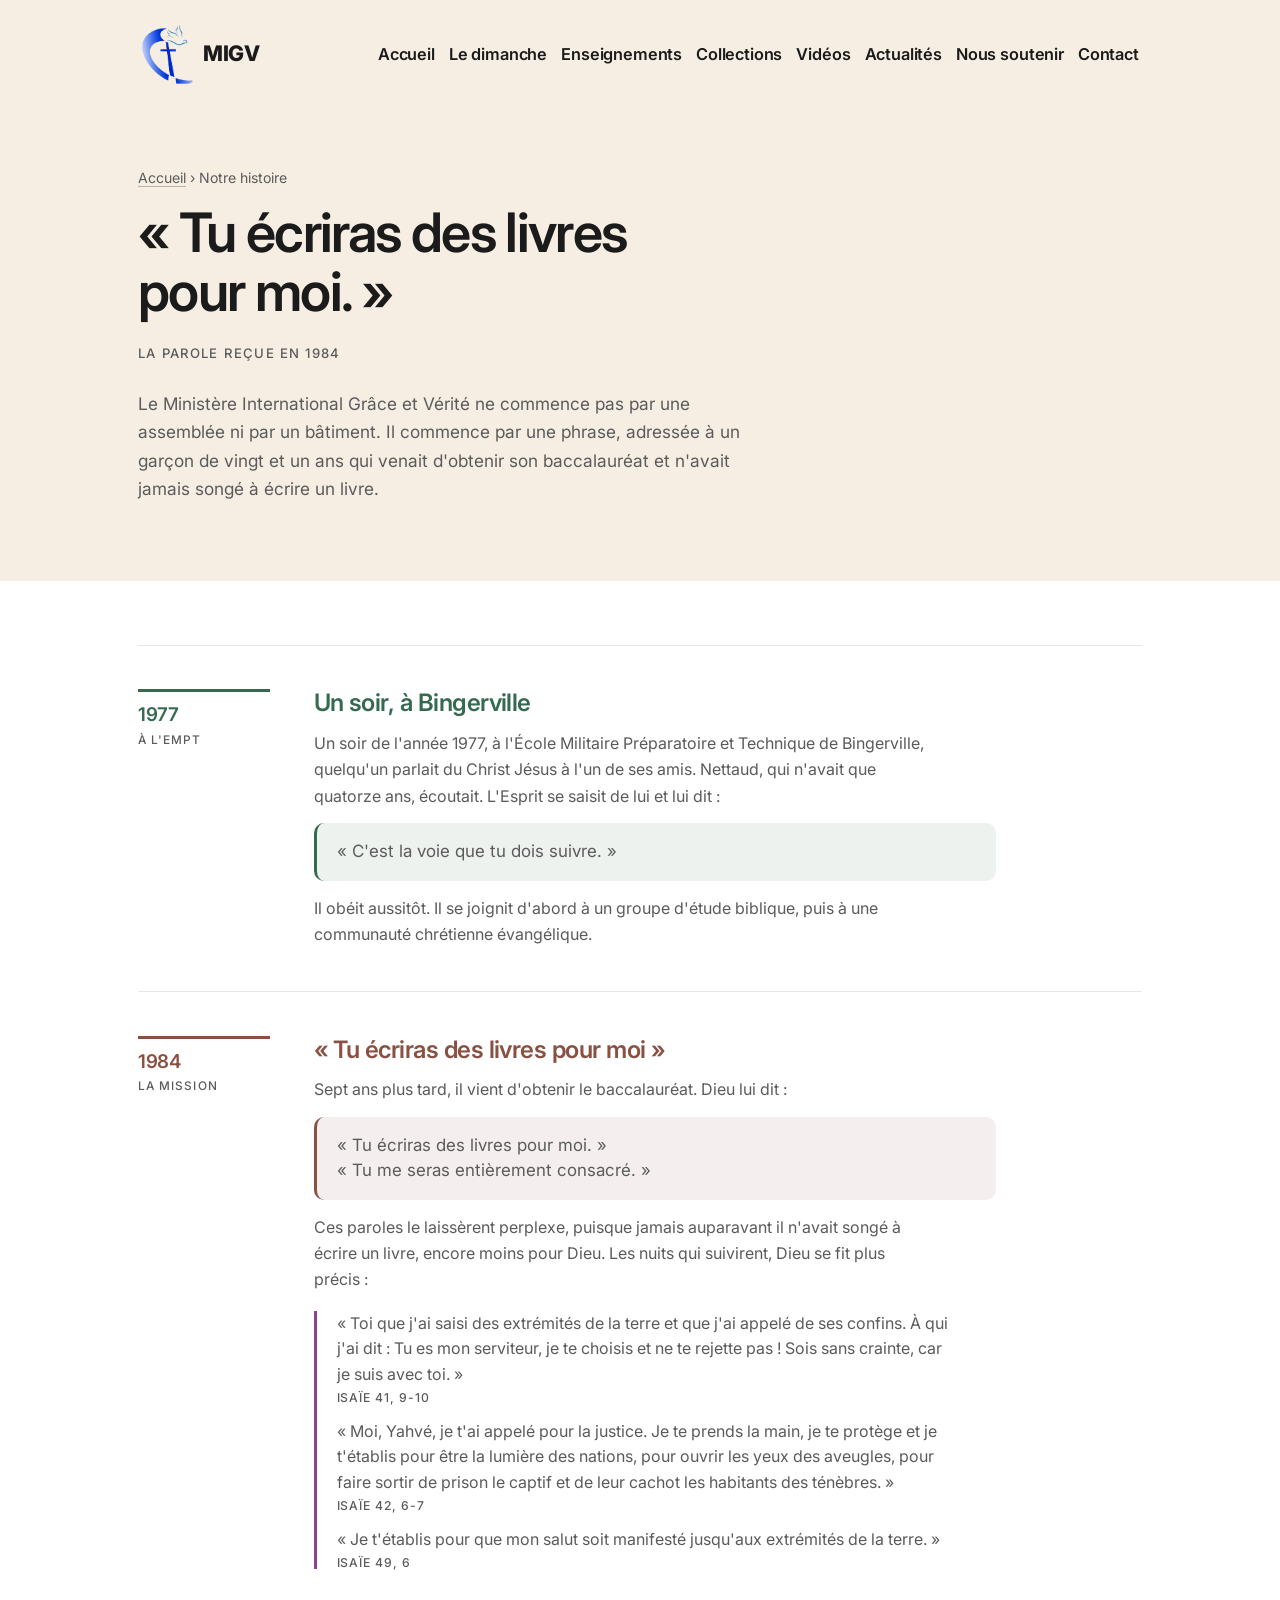
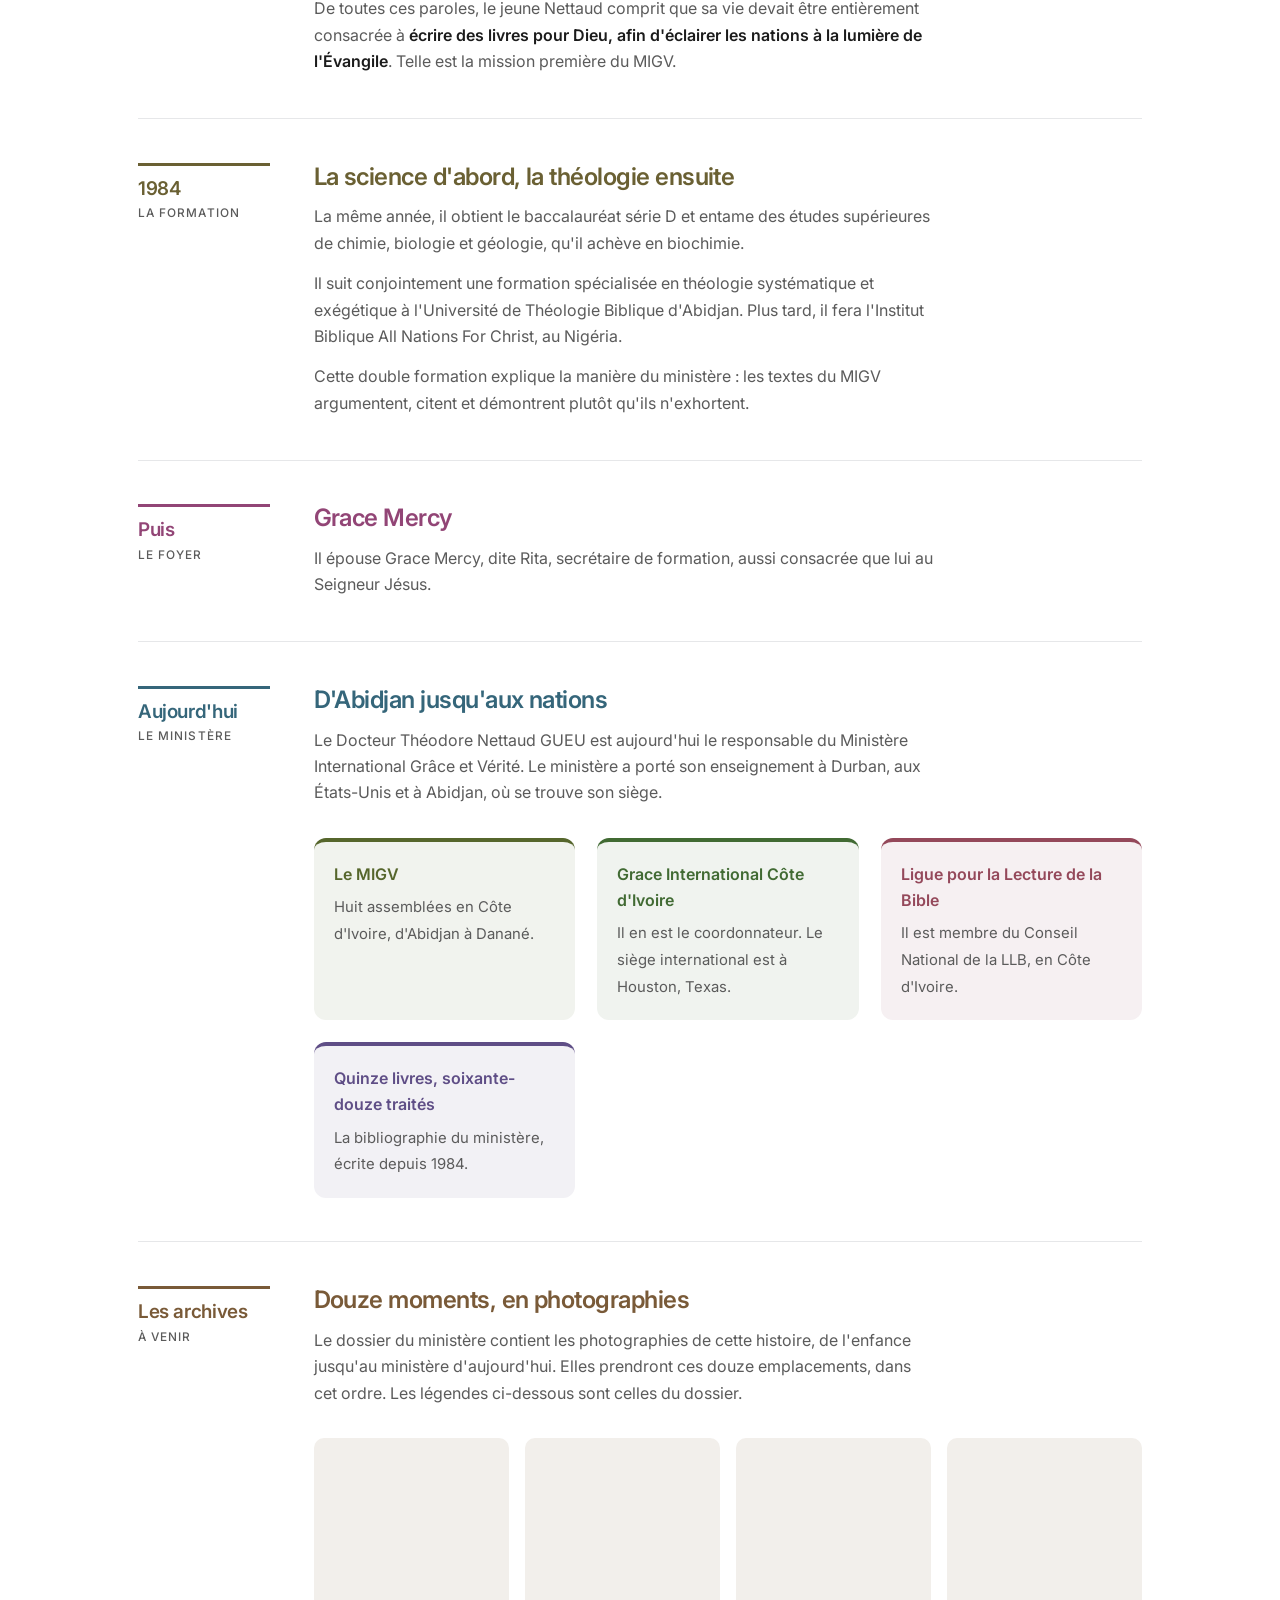
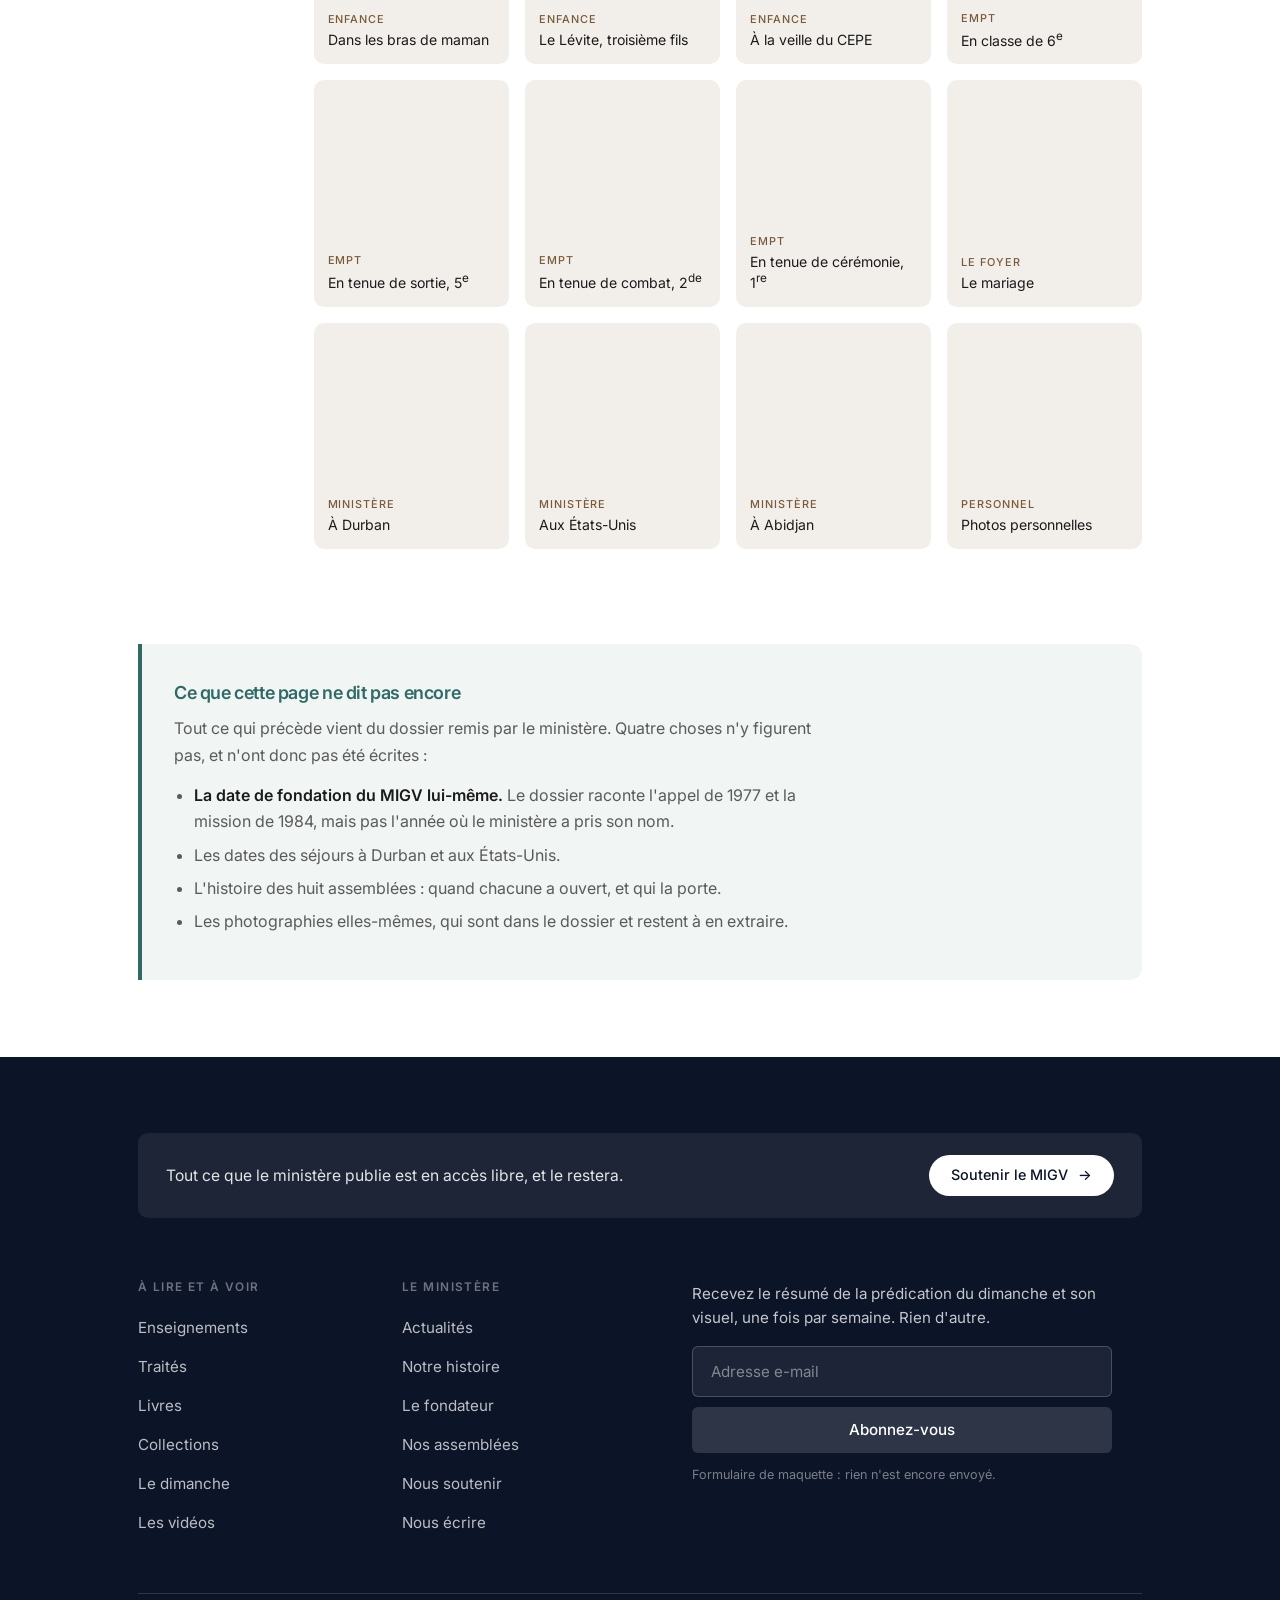
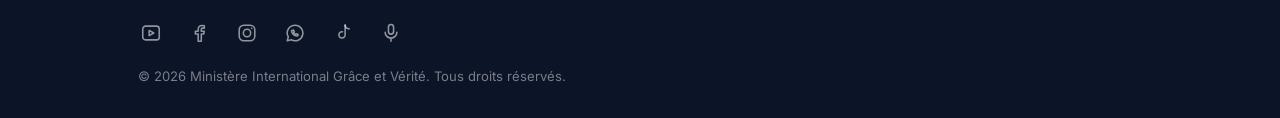
<file: histoire.html>
<!doctype html>
<html lang="fr">
<head>
<meta charset="utf-8">
<meta name="viewport" content="width=device-width,initial-scale=1">
<meta name="robots" content="noindex, nofollow">
<!-- Maquette en relecture. robots.txt demande aux moteurs de ne pas
     parcourir le site ; cette balise leur demande en plus de ne pas
     indexer la page, meme s'ils l'atteignent par un lien. A retirer
     le jour de la vraie mise en ligne. -->
<title>Notre histoire · MIGV</title>
<link rel="preconnect" href="https://fonts.googleapis.com">
<link rel="preconnect" href="https://fonts.gstatic.com" crossorigin>
<link href="https://fonts.googleapis.com/css2?family=Inter:wght@400;500;600;700&display=swap" rel="stylesheet">
<link rel="stylesheet" href="style.css?v=19">
<link rel="stylesheet" href="refonte.css?v=5">
<style>
/* ===================================================================
   NOTRE HISTOIRE.

   D'OU VIENT CE TEXTE. Entierement du dossier remis par le ministere
   (« MIGV SITE WEB », 45 pages), sections NOTRE MISSION page 1 et
   BIOGRAPHIE page 2. Les paroles entre guillemets et les phrases en
   retrait sont celles du dossier, mot pour mot. Rien n'a ete ajoute,
   rien n'a ete devine.

   Les references bibliques (Isaie 41, 42, 49) ne figurent pas dans le
   dossier : elles ont ete identifiees a partir du texte cite, et
   verifiees. Le libelle reste celui du dossier.

   CE QUI MANQUE ENCORE, et que le dossier ne donne pas :
     - la date de fondation du MIGV lui-meme ;
     - les dates des sejours a Durban et aux Etats-Unis ;
     - l'histoire des assemblees ;
     - les photographies d'archives (elles sont DANS le dossier,
       pages 13 a 44, mais leur extraction a ete remise a plus tard).

   La page ne comble aucun de ces trous par une approximation. Elle
   les nomme, a la fin.

   PAS DE PHOTOGRAPHIE EN BANNIERE. Les seules images qui auraient
   leur place ici sont les archives du ministere. Une photographie de
   banque d'images en haut d'un recit personnel sonnerait faux. La
   page s'ouvre donc sur la parole de 1984, qui est son sujet.
   =================================================================== */

/* ===================================================================
   LA GAMME DE LA PAGE.

   Douze teintes, et CHACUNE NE SERT QU'UNE SEULE FOIS. C'est la
   contrainte demandee : aucune couleur deux fois sur cette page.

   Elles n'ont pas ete choisies a l'oeil. Deux conditions ont ete
   verifiees par le calcul avant de les retenir :

   1. L'ECART DE TEINTE. Deux couleurs separees de quelques degres se
      lisent comme la meme couleur : la contrainte serait tenue sur le
      papier et fausse a l'ecran. Les douze teintes sont reparties sur
      le cercle chromatique avec un ecart minimal de 16 degres, le
      bleu nuit du pied compris.

   2. LE CONTRASTE. Chacune donne 6,3 pour 1 sur blanc, la ou la
      norme WCAG AA demande 4,5. Elles restent donc lisibles en
      texte, et pas seulement decoratives.

   Saturation volontairement sourde (0,52) : la page doit etre
   variee, pas criarde. La couleur ne porte que des accents, jamais
   de grands aplats : une date, un filet, une etiquette, un fond
   dilue a moins de dix pour cent.

   Le bleu nuit n'apparait plus qu'au pied de page, qui est partage
   avec tout le site.                                               */
:root{
  --c1:#8A5142;   /*  12°  brique         1984, la mission         */
  --c2:#795A38;   /*  32°  terre          les archives             */
  --c3:#6A6033;   /*  50°  or             1984, la formation       */
  --c4:#56662C;   /*  76°  olive          repere : le MIGV         */
  --c5:#416A33;   /* 105°  vert feuille   repere : Grace Intl      */
  --c6:#366A50;   /* 150°  vert sapin     1977, l'appel            */
  --c7:#306965;   /* 176°  vert sarcelle  la reserve finale        */
  --c8:#35667A;   /* 198°  petrole        aujourd'hui              */
  --c9:#5F4E86;   /* 256°  prune          repere : l'oeuvre ecrite */
  --c10:#874790;  /* 292°  violet         les passages d'Isaie     */
  --c11:#924576;  /* 322°  framboise      le foyer                 */
  --c12:#94485A;  /* 346°  grenat         repere : la LLB          */
}

/* --- l'ouverture ----------------------------------------------------
   La parole recue tient toute la hauteur : c'est elle qui fonde le
   ministere, tout le reste en decoule. Elle est dans l'encre noire
   du texte courant, et non dans le bleu nuit : le bleu nuit est
   reserve au pied.                                                 */
.ouvre{background:var(--parche);padding:clamp(120px,13vw,176px) 0 clamp(50px,6vw,80px)}
.parole{margin:0;font-size:clamp(2rem,5vw,3.4rem);font-weight:600;line-height:1.1;
  letter-spacing:-.03em;color:var(--encre2);max-width:14ch}
.parole-src{margin:22px 0 0;font:500 .82rem/1.5 Inter,sans-serif;letter-spacing:.09em;
  text-transform:uppercase;color:var(--plomb)}
.ouvre .intro{margin:26px 0 0;max-width:58ch;font-size:1.08rem;color:var(--plomb)}

/* Le fil d'Ariane est de la navigation, pas du contenu : il reste
   gris. refonte.css le met sinon dans le vert d'action (#264D54),
   qui tombe a huit degres du petrole de la section « Aujourd'hui »
   et se lirait comme la meme couleur. Les douze teintes doivent
   rester aux douze sections.                                       */
.ouvre .fil a{color:var(--plomb);text-decoration:underline;
  text-underline-offset:3px;text-decoration-color:rgba(91,91,91,.4)}
.ouvre .fil a:hover{color:var(--encre2);text-decoration-color:currentColor}

/* --- le recit -------------------------------------------------------
   Deux colonnes : la date a gauche, le recit a droite. La colonne des
   dates se lit seule, de haut en bas, comme une chronologie.

   Chaque episode porte sa teinte dans --c, posee sur l'element dans
   le HTML. Le CSS ne sait pas combien il y a d'episodes ni dans quel
   ordre : il se contente de lire --c.

   padding-top seul sur .recit : il est sur le meme element que .wrap,
   et le raccourci annulerait son padding lateral.                  */
.recit{padding-top:clamp(40px,5vw,66px)}
.ep{display:grid;grid-template-columns:132px minmax(0,1fr);gap:clamp(20px,3.4vw,48px);
  padding:clamp(28px,3.4vw,44px) 0;border-top:1px solid rgba(12,20,40,.1)}
@media(max-width:760px){.ep{grid-template-columns:1fr;gap:12px}}

/* La date : un filet de la teinte au-dessus, puis l'annee dans cette
   teinte. C'est ce qui fait lire la colonne de gauche comme une
   chronologie coloree.                                             */
.ep .quand{font:600 1.18rem/1.2 Inter,sans-serif;color:var(--c);
  letter-spacing:-.02em;padding-top:12px;border-top:3px solid var(--c)}
.ep .quand small{display:block;margin-top:5px;font:500 .74rem/1.4 Inter,sans-serif;
  letter-spacing:.09em;text-transform:uppercase;color:var(--plomb)}
@media(max-width:760px){
  .ep .quand{display:flex;align-items:baseline;gap:10px}
  .ep .quand small{margin-top:0}
}

.ep h2{margin:0 0 12px;font-size:clamp(1.22rem,2.1vw,1.5rem);color:var(--c)}
.ep p{margin:0;color:var(--plomb);max-width:62ch}
.ep p + p{margin-top:14px}
.ep strong{color:var(--encre2);font-weight:600}

/* Une parole recue, dans le fil du recit. Le fond est la teinte de
   l'episode diluee a 9 pour cent : la couleur se devine, le texte
   reste parfaitement lisible. La premiere declaration de background
   sert de repli pour un navigateur qui ne connaitrait pas
   color-mix ; la seconde l'ecrase quand il le connait.             */
.dit{margin:18px 0;padding:16px 20px;border-radius:10px;
  border-left:3px solid var(--c);
  background:var(--craie2);
  background:color-mix(in srgb, var(--c) 9%, white);
  font-size:1.06rem;line-height:1.5;color:var(--encre2);max-width:52ch}

/* Les trois passages d'Isaie ont leur propre teinte, parce que ce ne
   sont pas des paroles du recit mais des Ecritures citees.         */
.passages{margin:18px 0 0;border-left:3px solid var(--c10);padding-left:20px}
.pa{margin:0;color:var(--c10);font-size:1rem;line-height:1.6;max-width:58ch}
.pa + .pa{margin-top:14px}
.pa cite{display:block;margin-top:5px;font-style:normal;
  font:500 .76rem/1 Inter,sans-serif;letter-spacing:.08em;
  text-transform:uppercase;color:var(--plomb)}

/* Le paragraphe qui suit les passages venait se coller a la derniere
   reference. La regle « .ep p + p » ne le rattrapait pas : son voisin
   precedent est le bloc .passages, un div, et non un paragraphe. Il
   lui faut donc sa propre marge, un peu plus large que l'interligne
   courant pour qu'on voie qu'on sort de la citation.               */
.ep .passages + p{margin-top:26px}

/* --- les reperes -----------------------------------------------------
   Quatre cartes, quatre teintes a elles : elles ne relevent d'aucun
   episode, elles disent ou en est le ministere aujourd'hui.        */
.reperes{display:grid;grid-template-columns:repeat(auto-fit,minmax(236px,1fr));
  gap:clamp(14px,1.8vw,22px);margin-top:clamp(22px,2.6vw,32px)}
.rp{border-radius:12px;padding:19px 20px 21px;border-top:4px solid var(--c);
  background:var(--craie2);
  background:color-mix(in srgb, var(--c) 8%, white);
  transition:transform .35s var(--ease)}
.rp:hover{transform:translateY(-4px)}
.rp b{display:block;font-weight:600;font-size:1rem;color:var(--c);margin-bottom:6px}
.rp span{font-size:.93rem;color:var(--plomb)}

/* --- les archives a venir --------------------------------------------
   Les douze emplacements portent les legendes du dossier lui-meme.
   Ils ne sont pas des trous : ils annoncent ce qui viendra, et dans
   quel ordre. Ils partagent la teinte de leur section, la terre : ce
   sont douze morceaux d'une meme chose, pas douze sujets.          */
.archives{display:grid;grid-template-columns:repeat(auto-fill,minmax(168px,1fr));
  gap:clamp(10px,1.3vw,16px);margin-top:clamp(22px,2.6vw,32px)}
.ar{aspect-ratio:1/1.16;border-radius:10px;
  background:var(--craie2);
  background:color-mix(in srgb, var(--c2) 10%, white);
  display:flex;flex-direction:column;justify-content:flex-end;padding:15px 14px}
.ar b{font:500 .68rem/1 Inter,sans-serif;letter-spacing:.09em;
  text-transform:uppercase;color:var(--c2);margin-bottom:5px}
.ar span{font-size:.88rem;line-height:1.35;color:var(--encre2)}

/* --- ce qui manque ----------------------------------------------------
   Une note en marge, pas une declaration : c'est une reserve de
   l'auteur sur ses sources. Sa teinte, le vert sarcelle, ne sert
   qu'ici.                                                           */
.manque{border-left:4px solid var(--c7);border-radius:0 12px 12px 0;
  background:var(--craie2);
  background:color-mix(in srgb, var(--c7) 7%, white);
  padding:clamp(24px,3vw,38px) clamp(24px,3vw,38px) clamp(24px,3vw,38px) clamp(22px,2.6vw,32px);
  margin:clamp(34px,4vw,54px) 0 clamp(50px,6vw,90px)}
.manque h3{margin:0 0 12px;font-size:1.12rem;color:var(--c7)}
.manque p{margin:0 0 14px;color:var(--plomb);max-width:66ch}
.manque ul{margin:0;padding-left:20px;color:var(--plomb)}
.manque li{margin:7px 0;max-width:62ch}
.manque li strong,.manque p strong{color:var(--encre2);font-weight:600}
</style>
<!-- EN DERNIER, ET C'EST VOLONTAIRE : une regle @media n'ajoute
     aucune specificite, donc le bloc mobile doit venir APRES les
     regles qu'il corrige, sans quoi il est ignore. -->
<link rel="stylesheet" href="mobile.css?v=7">

</head>
<body>

<header class="tete clair" id="entete"></header>

<section class="haut ouvre">
  <div class="wrap">
    <p class="fil"><a href="index.html">Accueil</a> &rsaquo; Notre histoire</p>
    <p class="parole">« Tu écriras des livres pour moi. »</p>
    <p class="parole-src">La parole reçue en 1984</p>
    <p class="intro">Le Ministère International Grâce et Vérité ne commence pas par
    une assemblée ni par un bâtiment. Il commence par une phrase, adressée à un
    garçon de vingt et un ans qui venait d'obtenir son baccalauréat et n'avait jamais
    songé à écrire un livre.</p>
  </div>
</section>

<div class="wrap recit">

  <!-- 150° vert sapin -->
  <div class="ep" style="--c:var(--c6)">
    <div class="quand">1977<small>À l'EMPT</small></div>
    <div>
      <h2>Un soir, à Bingerville</h2>
      <p>Un soir de l'année 1977, à l'École Militaire Préparatoire et Technique de
      Bingerville, quelqu'un parlait du Christ Jésus à l'un de ses amis. Nettaud,
      qui n'avait que quatorze ans, écoutait. L'Esprit se saisit de lui et lui dit :</p>
      <p class="dit">« C'est la voie que tu dois suivre. »</p>
      <p>Il obéit aussitôt. Il se joignit d'abord à un groupe d'étude biblique, puis
      à une communauté chrétienne évangélique.</p>
    </div>
  </div>

  <!-- 12° brique, et 292° violet pour les Écritures citées -->
  <div class="ep" style="--c:var(--c1)">
    <div class="quand">1984<small>La mission</small></div>
    <div>
      <h2>« Tu écriras des livres pour moi »</h2>
      <p>Sept ans plus tard, il vient d'obtenir le baccalauréat. Dieu lui dit :</p>
      <p class="dit">« Tu écriras des livres pour moi. »<br>« Tu me seras entièrement
      consacré. »</p>
      <p>Ces paroles le laissèrent perplexe, puisque jamais auparavant il n'avait
      songé à écrire un livre, encore moins pour Dieu. Les nuits qui suivirent, Dieu
      se fit plus précis :</p>
      <div class="passages">
        <p class="pa">« Toi que j'ai saisi des extrémités de la terre et que j'ai
        appelé de ses confins. À qui j'ai dit : Tu es mon serviteur, je te choisis
        et ne te rejette pas ! Sois sans crainte, car je suis avec toi. »
        <cite>Isaïe 41, 9-10</cite></p>
        <p class="pa">« Moi, Yahvé, je t'ai appelé pour la justice. Je te prends la
        main, je te protège et je t'établis pour être la lumière des nations, pour
        ouvrir les yeux des aveugles, pour faire sortir de prison le captif et de
        leur cachot les habitants des ténèbres. »
        <cite>Isaïe 42, 6-7</cite></p>
        <p class="pa">« Je t'établis pour que mon salut soit manifesté jusqu'aux
        extrémités de la terre. »
        <cite>Isaïe 49, 6</cite></p>
      </div>
      <p>De toutes ces paroles, le jeune Nettaud comprit que sa vie devait être
      entièrement consacrée à <strong>écrire des livres pour Dieu, afin d'éclairer
      les nations à la lumière de l'Évangile</strong>. Telle est la mission première
      du MIGV.</p>
    </div>
  </div>

  <!-- 50° or -->
  <div class="ep" style="--c:var(--c3)">
    <div class="quand">1984<small>La formation</small></div>
    <div>
      <h2>La science d'abord, la théologie ensuite</h2>
      <p>La même année, il obtient le baccalauréat série D et entame des études
      supérieures de chimie, biologie et géologie, qu'il achève en biochimie.</p>
      <p>Il suit conjointement une formation spécialisée en théologie systématique
      et exégétique à l'Université de Théologie Biblique d'Abidjan. Plus tard, il
      fera l'Institut Biblique All Nations For Christ, au Nigéria.</p>
      <p>Cette double formation explique la manière du ministère : les textes du
      MIGV argumentent, citent et démontrent plutôt qu'ils n'exhortent.</p>
    </div>
  </div>

  <!-- 322° framboise -->
  <div class="ep" style="--c:var(--c11)">
    <div class="quand">Puis<small>Le foyer</small></div>
    <div>
      <h2>Grace Mercy</h2>
      <p>Il épouse Grace Mercy, dite Rita, secrétaire de formation, aussi consacrée
      que lui au Seigneur Jésus.</p>
    </div>
  </div>

  <!-- 198° pétrole, et quatre teintes propres pour les quatre repères -->
  <div class="ep" style="--c:var(--c8)">
    <div class="quand">Aujourd'hui<small>Le ministère</small></div>
    <div>
      <h2>D'Abidjan jusqu'aux nations</h2>
      <p>Le Docteur Théodore Nettaud GUEU est aujourd'hui le responsable du
      Ministère International Grâce et Vérité. Le ministère a porté son enseignement
      à Durban, aux États-Unis et à Abidjan, où se trouve son siège.</p>
      <div class="reperes">
        <div class="rp" style="--c:var(--c4)"><b>Le MIGV</b><span>Huit assemblées en
        Côte d'Ivoire, d'Abidjan à Danané.</span></div>
        <div class="rp" style="--c:var(--c5)"><b>Grace International Côte d'Ivoire</b>
        <span>Il en est le coordonnateur. Le siège international est à Houston,
        Texas.</span></div>
        <div class="rp" style="--c:var(--c12)"><b>Ligue pour la Lecture de la Bible</b>
        <span>Il est membre du Conseil National de la LLB, en Côte d'Ivoire.</span></div>
        <div class="rp" style="--c:var(--c9)"><b>Quinze livres, soixante-douze traités</b>
        <span>La bibliographie du ministère, écrite depuis 1984.</span></div>
      </div>
    </div>
  </div>

  <!-- 32° terre -->
  <div class="ep" style="--c:var(--c2)">
    <div class="quand">Les archives<small>À venir</small></div>
    <div>
      <h2>Douze moments, en photographies</h2>
      <p>Le dossier du ministère contient les photographies de cette histoire, de
      l'enfance jusqu'au ministère d'aujourd'hui. Elles prendront ces douze
      emplacements, dans cet ordre. Les légendes ci-dessous sont celles du dossier.</p>
      <div class="archives">
        <div class="ar"><b>Enfance</b><span>Dans les bras de maman</span></div>
        <div class="ar"><b>Enfance</b><span>Le Lévite, troisième fils</span></div>
        <div class="ar"><b>Enfance</b><span>À la veille du CEPE</span></div>
        <div class="ar"><b>EMPT</b><span>En classe de 6<sup>e</sup></span></div>
        <div class="ar"><b>EMPT</b><span>En tenue de sortie, 5<sup>e</sup></span></div>
        <div class="ar"><b>EMPT</b><span>En tenue de combat, 2<sup>de</sup></span></div>
        <div class="ar"><b>EMPT</b><span>En tenue de cérémonie, 1<sup>re</sup></span></div>
        <div class="ar"><b>Le foyer</b><span>Le mariage</span></div>
        <div class="ar"><b>Ministère</b><span>À Durban</span></div>
        <div class="ar"><b>Ministère</b><span>Aux États-Unis</span></div>
        <div class="ar"><b>Ministère</b><span>À Abidjan</span></div>
        <div class="ar"><b>Personnel</b><span>Photos personnelles</span></div>
      </div>
    </div>
  </div>

  <!-- 176° vert sarcelle -->
  <div class="manque">
    <h3>Ce que cette page ne dit pas encore</h3>
    <p>Tout ce qui précède vient du dossier remis par le ministère. Quatre choses
    n'y figurent pas, et n'ont donc pas été écrites :</p>
    <ul>
      <li><strong>La date de fondation du MIGV lui-même.</strong> Le dossier raconte
      l'appel de 1977 et la mission de 1984, mais pas l'année où le ministère a pris
      son nom.</li>
      <li>Les dates des séjours à Durban et aux États-Unis.</li>
      <li>L'histoire des huit assemblées : quand chacune a ouvert, et qui la porte.</li>
      <li>Les photographies elles-mêmes, qui sont dans le dossier et restent à
      en extraire.</li>
    </ul>
  </div>

</div>

<footer class="pied-neuf"></footer>

<script src="commun.js?v=20"></script>
<script src="refonte.js?v=4"></script>
</body>
</html>
</file>
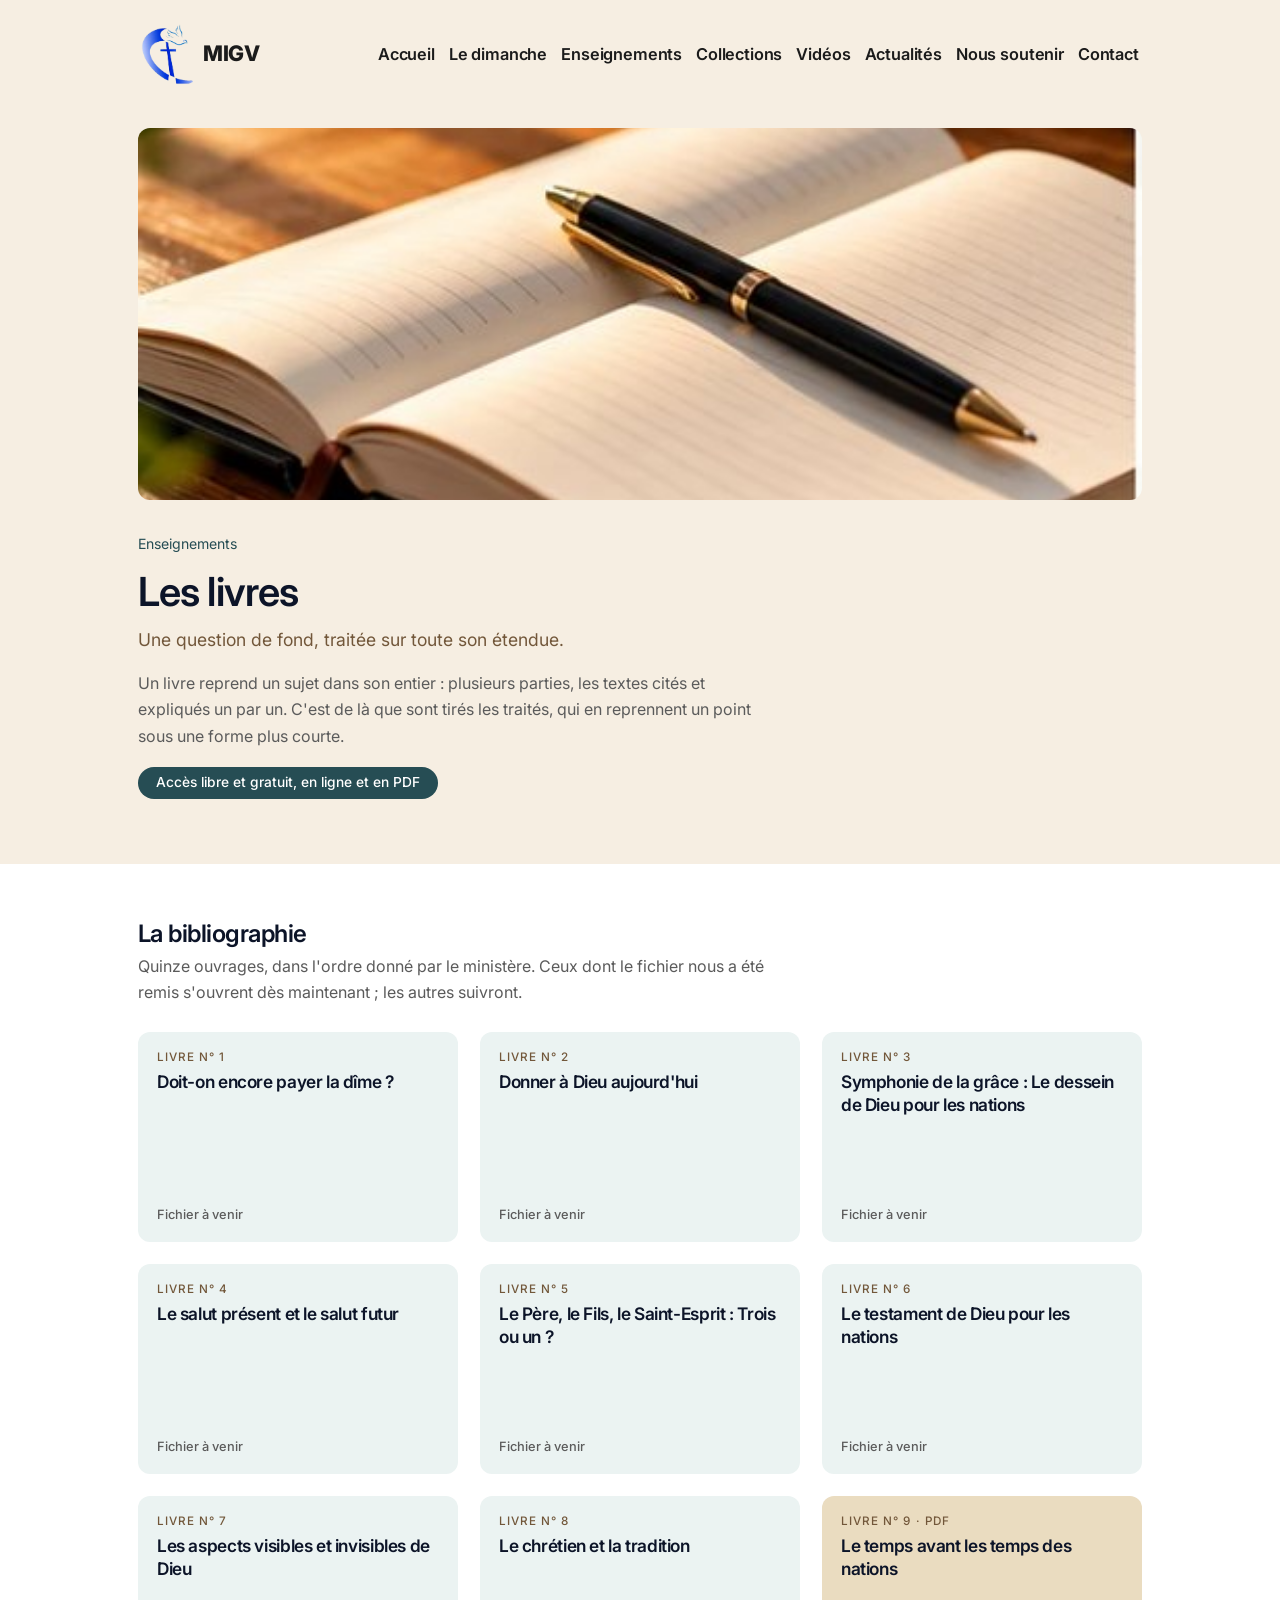
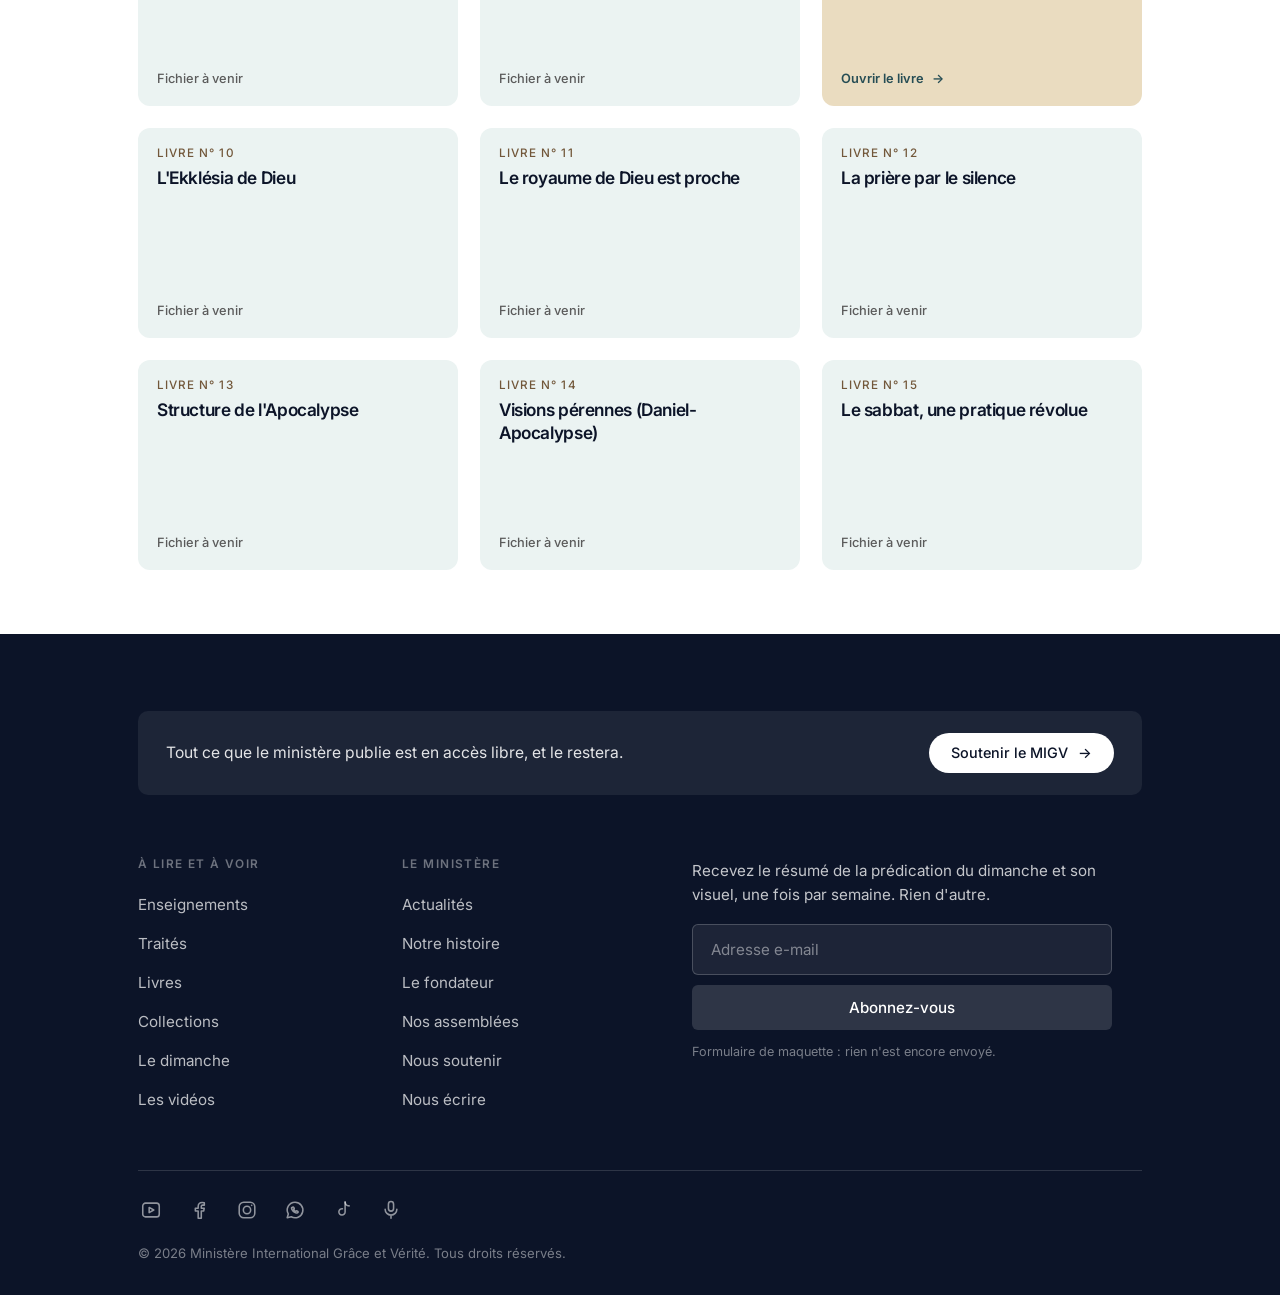
<file: livres.html>
<!doctype html>
<html lang="fr">
<head>
<meta charset="utf-8">
<meta name="viewport" content="width=device-width,initial-scale=1">
<meta name="robots" content="noindex, nofollow">
<!-- Maquette en relecture. robots.txt demande aux moteurs de ne pas
     parcourir le site ; cette balise leur demande en plus de ne pas
     indexer la page, meme s'ils l'atteignent par un lien. A retirer
     le jour de la vraie mise en ligne. -->
<title>Livres · MIGV</title>
<link rel="preconnect" href="https://fonts.googleapis.com">
<link rel="preconnect" href="https://fonts.gstatic.com" crossorigin>
<link href="https://fonts.googleapis.com/css2?family=Inter:wght@400;500;600;700&display=swap" rel="stylesheet">
<link rel="stylesheet" href="style.css?v=19">
<style>
/* ===================================================================
   LES LIVRES.

   La bibliographie vient du dossier remis par le ministere et vit dans
   ressources.js. Decision du 3 octobre 2026 : les livres ne sont PAS
   vendus, ils sont en acces libre et gratuit. La page le dit, et elle
   ne propose nulle part de commander.
   =================================================================== */
:root{
  /* --dom est la couleur dominante de style.css. Sans valeur, elle
     retombe sur #0024D8, le bleu electrique d'origine. Il ne se
     voyait plus qu'a trois endroits, mais il s'y voyait bien :
     le trait sous le lien actif du menu, la bordure basse du
     menu mobile ouvert, et les boutons de la carte sous 820 px.
     Une seule ligne les ramene tous les trois dans la palette. */
  --dom:#264D54;

  --encre:#0C1428; --encre2:#1B1B1B;
  --parche:#F6EEE2; --craie:#FFFFFF; --craie2:#FFF9F3;
  --brume:#EBF3F2; --sable:#EADCC0; --gris-chaud:#EDECEB;
  --vert:#264D54; --vert-vif:#3A7781; --terre:#72573A;
  --or:#93CDDD; --plomb:#5B5B5B;
  --ease:cubic-bezier(.22,.61,.36,1);
  --max:1100px;
}
body{background:var(--craie);color:var(--encre2);
  font-family:Inter,system-ui,sans-serif;font-weight:400;line-height:1.65}
h1,h2,h3,h4,h5{font-family:inherit;text-transform:none;
  font-weight:600;letter-spacing:-.022em;line-height:1.2}
.wrap{max-width:var(--max);margin:0 auto;padding:0 clamp(20px,4vw,48px)}

.banniere{width:100%;aspect-ratio:2.7;border-radius:12px;overflow:hidden;
  margin:0 0 clamp(22px,2.6vw,32px);background:var(--gris-chaud)}
.banniere img{width:100%;height:100%;object-fit:cover;display:block}
@media(max-width:860px){.banniere{aspect-ratio:2.2}}
@media(max-width:620px){.banniere{aspect-ratio:1.9}}

.haut{background:var(--parche);padding:clamp(96px,10vw,128px) 0 clamp(34px,4.2vw,50px)}
.fil{margin:0 0 13px;font-size:.88rem;color:var(--plomb)}
.fil a{color:var(--vert)}
.haut h1{margin:0;font-size:clamp(1.9rem,3.4vw,2.5rem);color:var(--encre)}
.haut .accroche{margin:9px 0 0;font-size:1.1rem;color:var(--terre)}
.haut .intro{margin:16px 0 0;max-width:62ch;color:var(--plomb)}
.gratuit{display:inline-flex;align-items:center;gap:9px;margin-top:18px;
  background:var(--vert);color:var(--craie);border-radius:999px;
  padding:9px 18px;font:500 .86rem/1 Inter,sans-serif}

h2.t2{margin:0 0 4px;font-size:1.5rem;color:var(--encre)}
.bloc{padding:clamp(36px,4.4vw,56px) 0 0}
.bloc .quoi{margin:0 0 clamp(18px,2.2vw,26px);color:var(--plomb);max-width:64ch}

/* ---- la grille des livres --------------------------------------- */
.grille{display:grid;grid-template-columns:repeat(auto-fill,minmax(248px,1fr));
  gap:clamp(14px,1.8vw,22px);margin-bottom:clamp(44px,5vw,70px)}
.lv{display:flex;flex-direction:column;justify-content:space-between;
  min-height:210px;border-radius:12px;padding:20px 19px;color:inherit;
  background:var(--brume);transition:transform .35s var(--ease)}
.lv.dispo{background:var(--sable)}
.lv.dispo:hover{transform:translateY(-4px)}
.etq{display:block;font:500 .73rem/1 Inter,sans-serif;letter-spacing:.09em;
  text-transform:uppercase;color:var(--terre);margin-bottom:8px}
.lv h3{margin:0;font-size:1.08rem;line-height:1.3;color:var(--encre)}
.lv .etat{margin-top:16px;font:500 .8rem/1 Inter,sans-serif;color:var(--plomb)}
.lv.dispo .etat{display:inline-flex;align-items:center;gap:8px;
  color:var(--vert);font-weight:600}
.lv.dispo .etat span{transition:transform .3s var(--ease)}
.lv.dispo:hover .etat span{transform:translateX(4px)}

/* ---- l'en-tete, le pied, les boutons ---------------------------- */
/* L'entete n'est JAMAIS transparente ici : .haut est un aplat de
   parche avec du texte fonce, et ce texte passait sous le logo et
   les liens du menu en defilant. Deux etats pleins, pas d'entre-deux. */
.tete{background:var(--parche)}
.tete.pose{background:#17223E;border-bottom:1px solid rgba(255,255,255,.16);
  box-shadow:0 10px 28px rgba(0,0,0,.28)}
.tete.pose a,.tete.pose b,.tete.pose nav a{color:var(--craie)}
.tete.pose .logo b span{color:rgba(255,255,255,.62)}
.tete.pose .burger span,
.tete.pose .burger span::before,
.tete.pose .burger span::after{background:var(--craie)}
.tete{transition:background .4s var(--ease),opacity .35s var(--ease),transform .35s var(--ease)}
.tete.efface{opacity:0;transform:translateY(-100%);pointer-events:none}
.bt{display:inline-flex;align-items:center;gap:10px;border-radius:999px;
  padding:14px 24px;font:500 .93rem/1 Inter,sans-serif;white-space:nowrap;
  transition:transform .3s var(--ease),background .25s,color .25s}
.bt span{transition:transform .3s var(--ease)}
.bt:hover span{transform:translateX(4px)}
.bt-clair{background:var(--craie);color:var(--encre)}

.pied-neuf{background:var(--encre);color:var(--craie);padding:clamp(56px,6vw,88px) 0 30px}
.appel{display:flex;align-items:center;justify-content:space-between;gap:20px;flex-wrap:wrap;
  background:rgba(255,255,255,.07);border-radius:10px;
  padding:clamp(16px,1.8vw,22px) clamp(18px,2.2vw,28px);margin-bottom:clamp(40px,5vw,66px)}
.appel p{margin:0;font-size:.98rem;color:rgba(255,255,255,.88);max-width:62ch}
.appel .bt{padding:13px 22px;font-size:.9rem}
.corps{display:grid;grid-template-columns:minmax(0,1fr) minmax(0,.92fr);
  gap:clamp(30px,5vw,80px);padding-bottom:clamp(36px,4vw,56px)}
@media(max-width:860px){.corps{grid-template-columns:1fr}}
.colonnes{display:grid;grid-template-columns:repeat(2,1fr);gap:clamp(20px,3vw,46px)}
@media(max-width:460px){.colonnes{grid-template-columns:1fr}}
.colonnes a{display:block;padding:7px 0;font-size:.95rem;color:rgba(255,255,255,.72);
  transition:color .25s,transform .25s var(--ease)}
.colonnes a:hover{color:var(--craie);transform:translateX(4px)}
.lettre p{margin:0 0 16px;font-size:.95rem;line-height:1.6;color:rgba(255,255,255,.76);max-width:44ch}
.lettre form{display:flex;flex-direction:column;gap:10px;max-width:420px}
.lettre input{background:rgba(255,255,255,.07);color:var(--craie);
  border:1px solid rgba(255,255,255,.2);border-radius:6px;padding:15px 18px;
  font:400 .95rem/1 Inter,sans-serif;outline:0;transition:border-color .3s}
.lettre input::placeholder{color:rgba(255,255,255,.45)}
.lettre input:focus{border-color:rgba(255,255,255,.55)}
.lettre button{border:0;border-radius:6px;padding:15px 18px;cursor:pointer;
  background:rgba(255,255,255,.14);color:var(--craie);
  font:500 .95rem/1 Inter,sans-serif;transition:background .25s}
.lettre button:hover{background:rgba(255,255,255,.24)}
.lettre .note{margin:12px 0 0;font-size:.79rem;color:rgba(255,255,255,.45)}
.pied-neuf .bas{padding-top:26px;border-top:1px solid rgba(255,255,255,.14)}
.reseaux{list-style:none;margin:0 0 20px;padding:0;display:flex;flex-wrap:wrap;gap:18px}
.reseaux a{display:grid;place-items:center;width:44px;height:44px;
  margin:-9px;
  color:rgba(255,255,255,.55);transition:color .25s,transform .25s var(--ease)}
.reseaux a:hover{color:var(--craie);transform:translateY(-2px)}
.reseaux svg{width:22px;height:22px;fill:none;stroke:currentColor;stroke-width:1.7;
  stroke-linecap:round;stroke-linejoin:round}
.droits{margin:0;font-size:.82rem;color:rgba(255,255,255,.45)}
</style>
<!-- EN DERNIER, ET C'EST VOLONTAIRE : une regle @media n'ajoute
     aucune specificite, donc le bloc mobile doit venir APRES les
     regles qu'il corrige, sans quoi il est ignore. -->
<link rel="stylesheet" href="mobile.css?v=7">

</head>
<body>

<header class="tete clair" id="entete"></header>

<section class="haut">
  <div class="wrap">
    <figure class="banniere">
      <img src="images/h-carnet.jpg" alt="Un carnet ouvert et un stylo, posés à côté d'un livre">
    </figure>
    <p class="fil"><a href="enseignements.html">Enseignements</a></p>
    <h1>Les livres</h1>
    <p class="accroche">Une question de fond, traitée sur toute son étendue.</p>
    <p class="intro">Un livre reprend un sujet dans son entier : plusieurs parties, les
    textes cités et expliqués un par un. C'est de là que sont tirés les traités, qui en
    reprennent un point sous une forme plus courte.</p>
    <p class="gratuit">Accès libre et gratuit, en ligne et en PDF</p>
  </div>
</section>

<div class="wrap">
  <section class="bloc">
    <h2 class="t2">La bibliographie</h2>
    <p class="quoi">Quinze ouvrages, dans l'ordre donné par le ministère. Ceux dont le
    fichier nous a été remis s'ouvrent dès maintenant ; les autres suivront.</p>
    <div class="grille" id="grille"></div>
  </section>
</div>

<footer class="pied-neuf">
  <div class="wrap">

    <div class="appel">
      <p>Tout ce que le ministère publie est en accès libre, et le restera.</p>
      <a class="bt bt-clair" href="soutenir.html">Soutenir le MIGV <span>&rarr;</span></a>
    </div>

    <div class="corps">
      <div class="colonnes">
        <div>
        <h4>À lire et à voir</h4>
        <a href="enseignements.html">Enseignements</a>
        <a href="traites.html">Traités</a>
        <a href="livres.html">Livres</a>
        <a href="collections.html">Collections</a>
        <a href="dimanche.html">Le dimanche</a>
        <a href="videos.html">Les vidéos</a>
        </div>
        <div>
        <h4>Le ministère</h4>
        <a href="actualites.html">Actualités</a>
        <a href="histoire.html">Notre histoire</a>
        <a href="biographie.html">Le fondateur</a>
        <a href="contact.html">Nos assemblées</a>
        <a href="soutenir.html">Nous soutenir</a>
        <a href="contact.html">Nous écrire</a>
        </div>
      </div>
      <div class="lettre">
        <p>Recevez le résumé de la prédication du dimanche et son visuel,
        une fois par semaine. Rien d'autre.</p>
        <form onsubmit="return inscrire(event)">
          <input id="courriel" type="email" placeholder="Adresse e-mail" required
                 aria-label="Votre adresse e-mail">
          <button type="submit">Abonnez-vous</button>
        </form>
        <p class="note" id="note">Formulaire de maquette : rien n'est encore envoyé.</p>
      </div>
    </div>

    <div class="bas">
      <ul class="reseaux">
      <li><a href="#" aria-label="YouTube" title="YouTube"><svg viewBox="0 0 24 24" aria-hidden="true"><path d="M3 7.5a3 3 0 0 1 3-3h12a3 3 0 0 1 3 3v9a3 3 0 0 1-3 3H6a3 3 0 0 1-3-3Z"/><path d="M10 9.2 15 12l-5 2.8Z"/></svg></a></li>
      <li><a href="#" aria-label="Facebook" title="Facebook"><svg viewBox="0 0 24 24" aria-hidden="true"><path d="M14.5 21v-8h2.7l.5-3h-3.2V8.2c0-.9.3-1.5 1.6-1.5h1.7V4a22 22 0 0 0-2.5-.1c-2.5 0-4.2 1.5-4.2 4.3V10H8v3h3.1v8Z"/></svg></a></li>
      <li><a href="#" aria-label="Instagram" title="Instagram"><svg viewBox="0 0 24 24" aria-hidden="true"><rect x="3.5" y="3.5" width="17" height="17" rx="5"/><circle cx="12" cy="12" r="4"/><circle cx="17.1" cy="6.9" r=".9" fill="currentColor" stroke="none"/></svg></a></li>
      <li><a href="#" aria-label="WhatsApp" title="WhatsApp"><svg viewBox="0 0 24 24" aria-hidden="true"><path d="M12 3.5a8.5 8.5 0 0 0-7.3 12.8L3.5 20.5l4.4-1.1A8.5 8.5 0 1 0 12 3.5Z"/><path d="M9 9.4c.3-.7.6-.7.9-.7.3 0 .6.1.8.6l.5 1.2-.7.8c.5 1 1.3 1.8 2.3 2.3l.8-.7 1.2.5c.5.2.6.5.6.8 0 .3 0 .6-.7.9-.8.3-2 .2-3.5-.8a9 9 0 0 1-2.6-3c-.5-1-.4-1.5-.3-1.9Z"/></svg></a></li>
      <li><a href="#" aria-label="TikTok" title="TikTok"><svg viewBox="0 0 24 24" aria-hidden="true"><path d="M14.3 3.2v10.9a3.4 3.4 0 1 1-2.9-3.4"/><path d="M14.3 3.2a4.6 4.6 0 0 0 4.4 4.3"/></svg></a></li>
      <li><a href="#" aria-label="Podcast" title="Podcast"><svg viewBox="0 0 24 24" aria-hidden="true"><rect x="9.2" y="2.8" width="5.6" height="10.4" rx="2.8"/><path d="M5.6 11.2a6.4 6.4 0 0 0 12.8 0M12 17.6V21"/></svg></a></li>
      </ul>
      <p class="droits">&copy; 2026 Ministère International Grâce et Vérité. Tous droits réservés.</p>
    </div>

  </div>
</footer>

<script src="ressources.js?v=2"></script>
<script src="commun.js?v=20"></script>
<script>
/* L'etiquette porte le type et, quand le fichier existe, son poids
   reel. Pour un livre que nous n'avons pas encore, annoncer un nombre
   de pages serait une invention : on n'annonce rien. */
document.getElementById('grille').innerHTML=LIVRES.map(l=>{
  const d=!!l.pdf;
  const corps='<div><span class="etq">Livre n° '+l.n+(d?' &middot; PDF':'')+'</span>'
    +'<h3>'+echapper(l.t)+'</h3></div>'
    +'<span class="etat">'+(d?'Ouvrir le livre <span>&rarr;</span>':'Fichier à venir')+'</span>';
  return d
    ? '<a class="lv dispo" href="'+l.pdf+'" target="_blank" rel="noopener">'+corps+'</a>'
    : '<div class="lv">'+corps+'</div>';
}).join('');

var tete=document.querySelector('.tete'),
    pied=document.querySelector('.pied-neuf'),
    haut=document.querySelector('.haut');
function poser(){
  /* hauteur reelle de l'entete : 108 px au bureau, 68 au telephone */
  var h=haut.offsetHeight-tete.offsetHeight;
  tete.classList.toggle('clair', scrollY < h);
  tete.classList.toggle('pose',  scrollY >= h);
}
addEventListener('scroll', poser, {passive:true});
addEventListener('resize', poser, {passive:true});
poser();
new IntersectionObserver(function(es){
  tete.classList.toggle('efface', es[0].isIntersecting);
},{rootMargin:'0px 0px -88% 0px'}).observe(pied);

function inscrire(e){
  e.preventDefault();
  document.getElementById('note').textContent=
    'Merci. Le formulaire sera relié dès la mise en ligne.';
  return false;
}
</script>
</body>
</html>
</file>
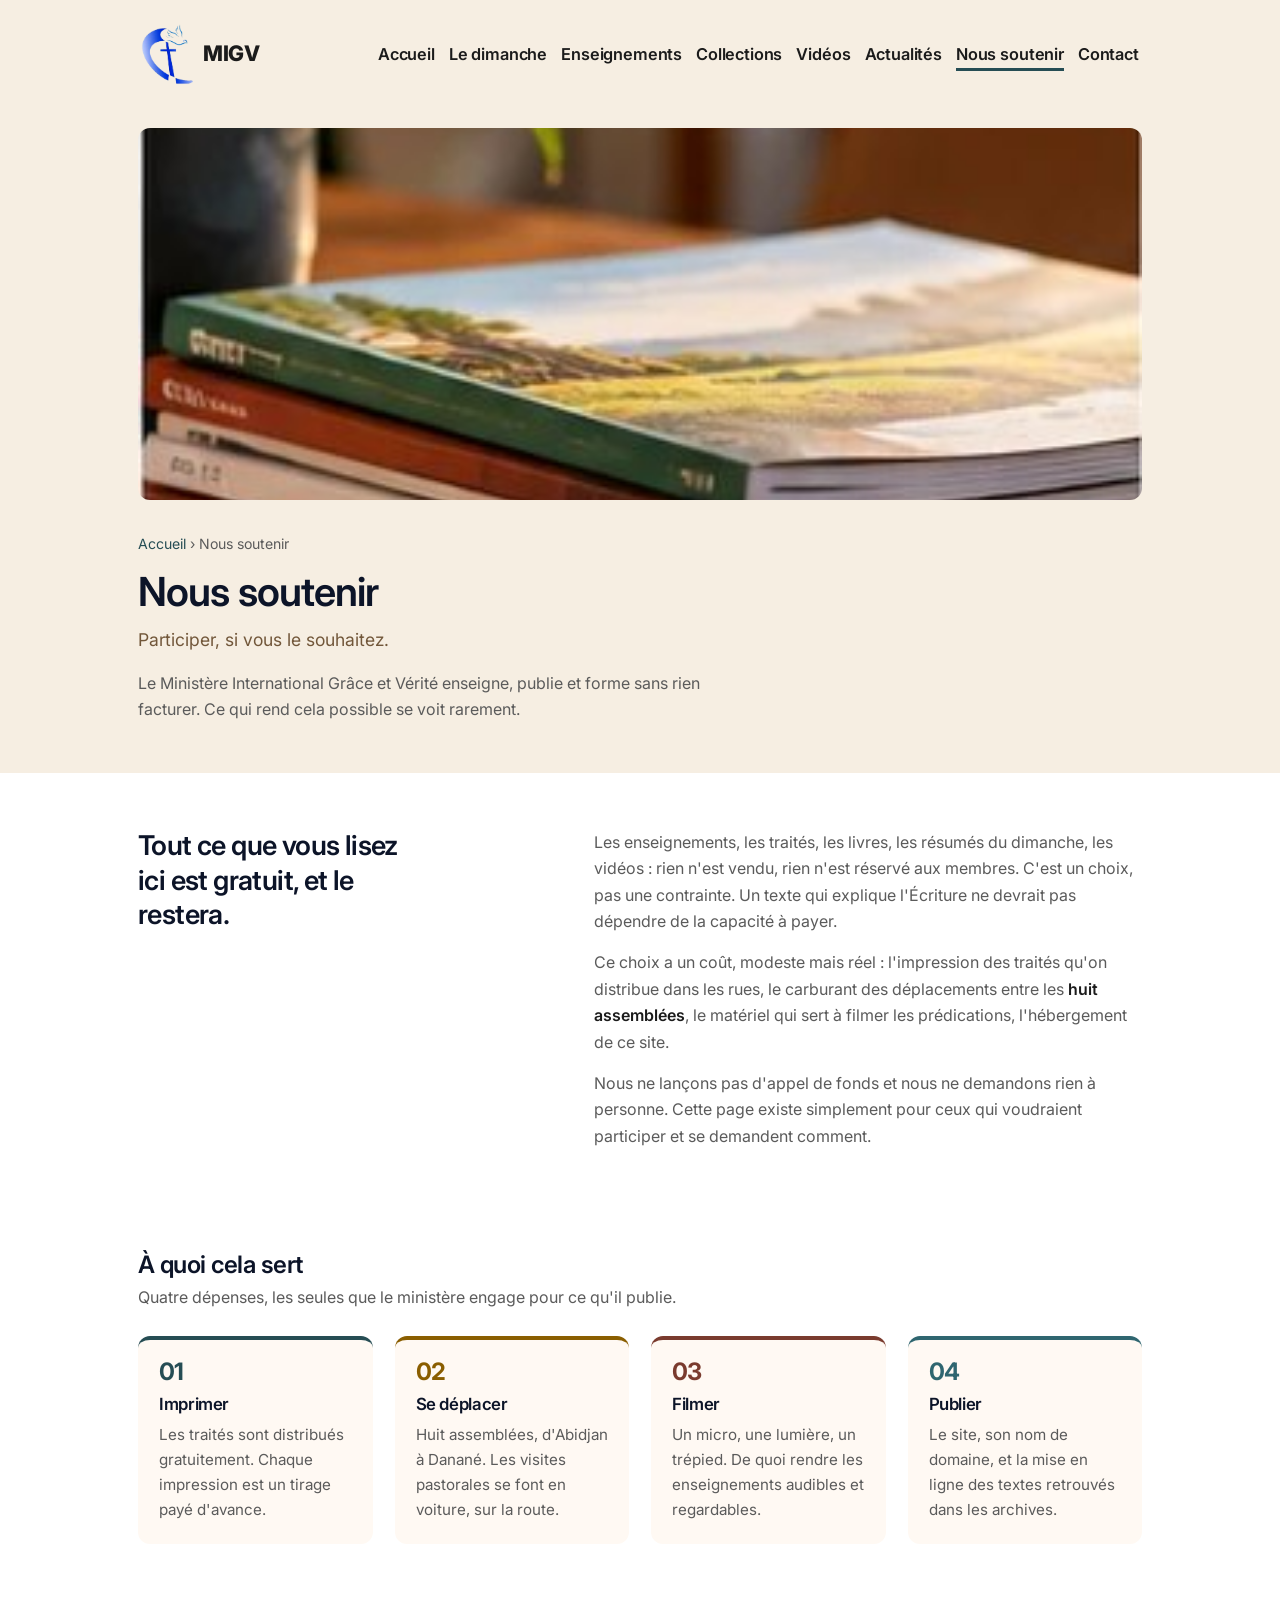
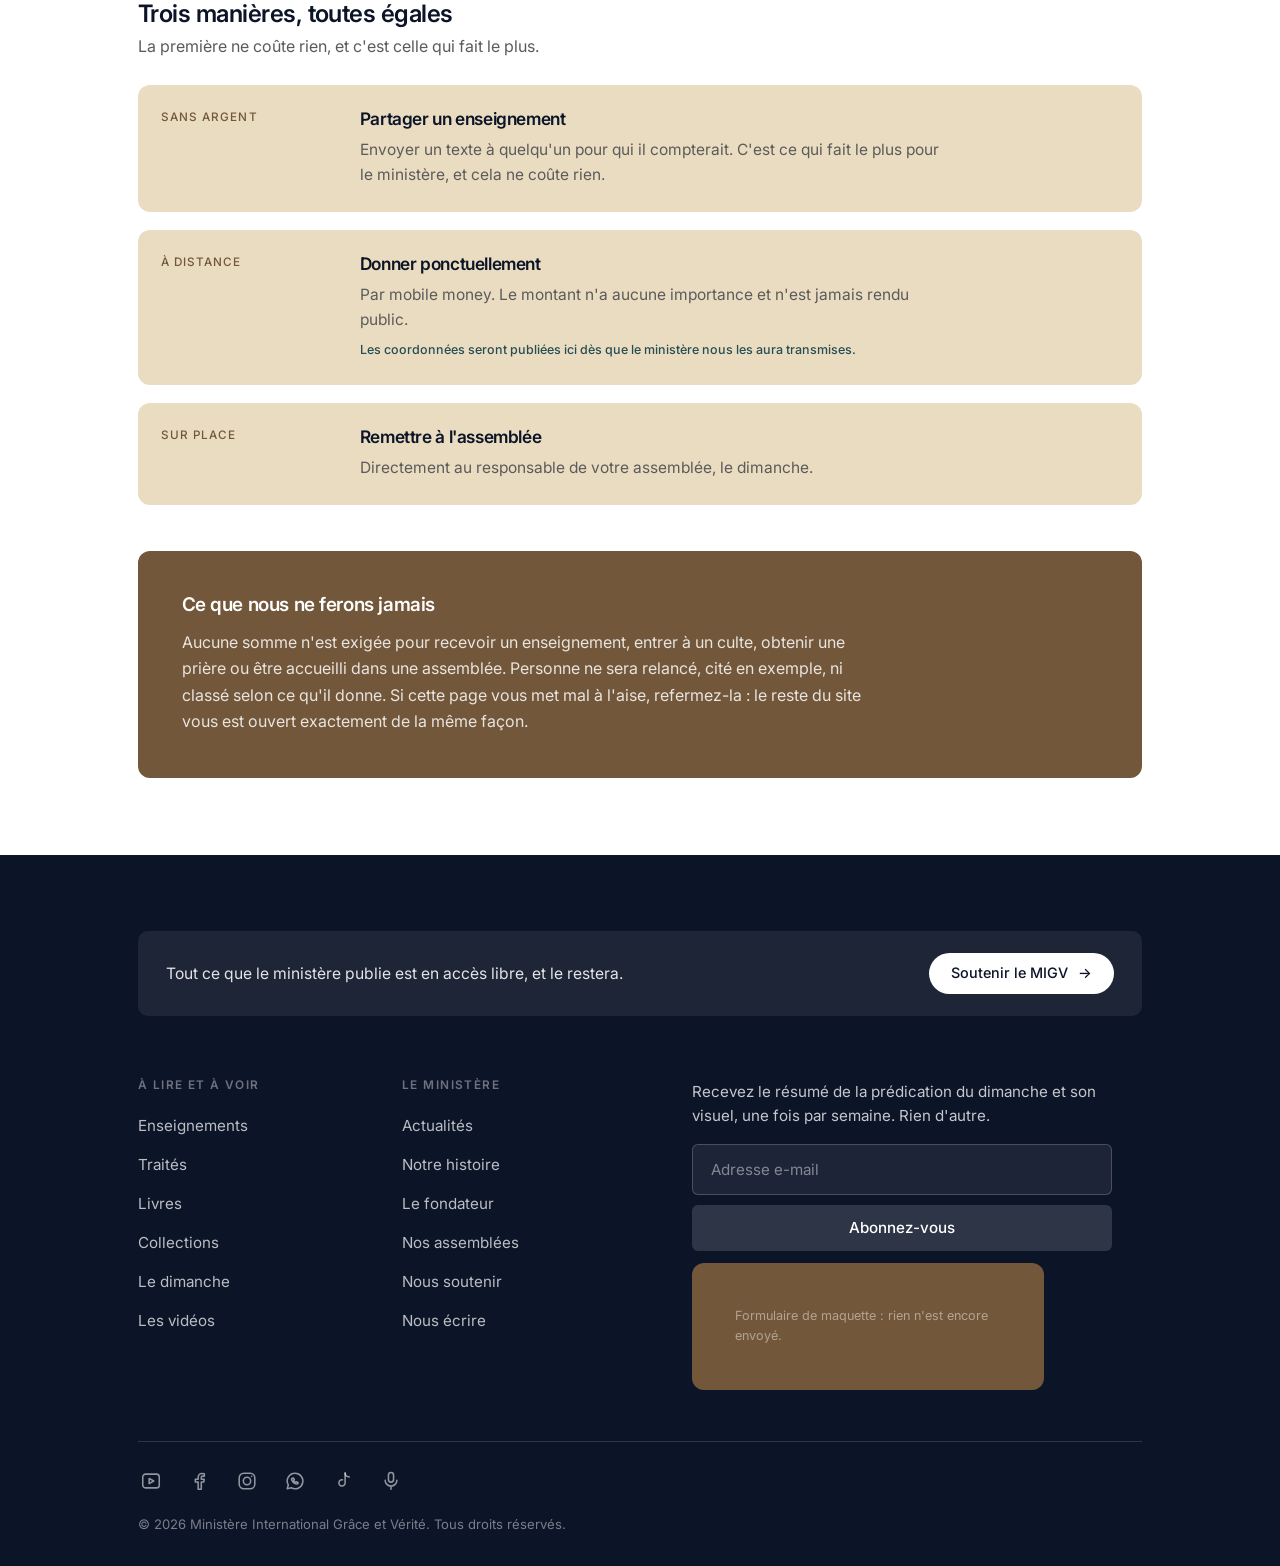
<file: soutenir.html>
<!doctype html>
<html lang="fr">
<head>
<meta charset="utf-8">
<meta name="viewport" content="width=device-width,initial-scale=1">
<meta name="robots" content="noindex, nofollow">
<!-- Maquette en relecture. robots.txt demande aux moteurs de ne pas
     parcourir le site ; cette balise leur demande en plus de ne pas
     indexer la page, meme s'ils l'atteignent par un lien. A retirer
     le jour de la vraie mise en ligne. -->
<title>Nous soutenir · MIGV</title>
<link rel="preconnect" href="https://fonts.googleapis.com">
<link rel="preconnect" href="https://fonts.gstatic.com" crossorigin>
<link href="https://fonts.googleapis.com/css2?family=Inter:wght@400;500;600;700&display=swap" rel="stylesheet">
<link rel="stylesheet" href="style.css?v=19">
<link rel="stylesheet" href="refonte.css?v=5">
<style>
/* ===================================================================
   NOUS SOUTENIR.

   Le texte d'origine etait juste et il a ete garde presque mot pour
   mot : il ne reclame rien, il explique. Ce qui a change, c'est la
   forme : plus de titre coupe en deux par une italique grise, plus de
   cinq teintes differentes pour quatre encadres, et la palette de
   l'accueil a la place du bleu.

   RESERVE : le dossier du ministere comporte un titre « NOUS
   SOUTENIR » sans aucun contenu dessous. Les moyens de paiement
   decrits ici (Orange Money, MTN MoMo, Wave) n'ont donc PAS ete
   confirmes par le ministere, et aucun numero n'est affiche. Tant
   qu'ils ne le sont pas, la page le dit.
   =================================================================== */

/* --- la position de depart ------------------------------------------
   Une phrase a gauche, l'explication a droite. La phrase est le pivot
   de la page : tout le reste en decoule.                            */
/* padding-top/bottom, jamais le raccourci : .propos est pose sur le
   meme element que .wrap, et « padding: 36px 0 30px » annulerait le
   padding lateral de .wrap. Le bloc se decalerait alors vers la
   gauche par rapport au titre juste au-dessus. */
.propos{display:grid;grid-template-columns:minmax(0,.85fr) minmax(0,1.15fr);
  gap:clamp(24px,4vw,60px);align-items:start;
  padding-top:clamp(36px,4.4vw,56px);padding-bottom:clamp(30px,3.6vw,46px)}
@media(max-width:860px){.propos{grid-template-columns:1fr}}
.fort{margin:0;font-size:clamp(1.3rem,2.3vw,1.7rem);font-weight:600;
  line-height:1.28;letter-spacing:-.022em;color:var(--encre);max-width:16ch}
.propos p + p{margin-top:15px}
.propos .texte p{margin:0;color:var(--plomb);max-width:62ch}
.propos .texte p + p{margin-top:15px}
.propos strong{color:var(--encre2);font-weight:600}

/* --- a quoi cela sert -----------------------------------------------
   Quatre depenses, quatre teintes. Le filet du haut et le numero
   portent la couleur ; le fond reste clair, pour que les quatre
   cartes se distinguent sans crier.                              */
.usages{display:grid;grid-template-columns:repeat(auto-fit,minmax(222px,1fr));
  gap:clamp(14px,1.8vw,22px)}
.us{background:var(--craie2);border-radius:12px;padding:20px 21px 22px;
  border-top:4px solid var(--c);transition:transform .35s var(--ease)}
.us:hover{transform:translateY(-4px)}
.pc{font:700 1.5rem/1 Inter,sans-serif;letter-spacing:-.04em;
  color:var(--c);margin-bottom:10px}
.us h3{margin:0 0 7px;font-size:1.05rem;color:var(--encre)}
.us p{margin:0;font-size:.95rem;color:var(--plomb)}

/* --- les trois manieres ---------------------------------------------
   Des blocs, pas des boutons : rien ici n'est cliquable tant que les
   coordonnees ne nous ont pas ete transmises. Un bouton qui ne fait
   rien est une promesse non tenue.                                  */
.moyens{display:grid;gap:clamp(12px,1.5vw,18px)}
.mo{display:grid;grid-template-columns:168px minmax(0,1fr);gap:clamp(16px,2.4vw,34px);
  background:var(--sable);border-radius:12px;padding:24px 23px;align-items:start}
@media(max-width:680px){.mo{grid-template-columns:1fr;gap:10px}}
.mo .ic{font:500 .73rem/1.4 Inter,sans-serif;letter-spacing:.09em;
  text-transform:uppercase;color:var(--terre)}
.mo h3{margin:0 0 7px;font-size:1.08rem;color:var(--encre)}
.mo p{margin:0;font-size:.97rem;color:var(--plomb);max-width:58ch}
.mo .pas-encore{display:inline-block;margin-top:11px;
  font:500 .78rem/1 Inter,sans-serif;color:var(--vert)}

/* --- ce que nous ne ferons jamais ------------------------------------
   C'etait un aplat d'encre, comme le pied juste en dessous : deux
   grands rectangles bleu nuit l'un sur l'autre, la page finissait
   dans une seule couleur. Il passe sur la terre, qui le detache du
   pied sans lui retirer sa gravite.                               */
.note{background:var(--a2);color:var(--craie);border-radius:12px;
  padding:clamp(26px,3.4vw,44px);margin:clamp(30px,3.6vw,46px) 0 clamp(50px,6vw,90px)}
.note h3{margin:0 0 12px;font-size:1.18rem;color:var(--craie)}
.note p{margin:0;color:rgba(255,255,255,.84);max-width:68ch}
</style>
<!-- EN DERNIER, ET C'EST VOLONTAIRE : une regle @media n'ajoute
     aucune specificite, donc le bloc mobile doit venir APRES les
     regles qu'il corrige, sans quoi il est ignore. -->
<link rel="stylesheet" href="mobile.css?v=7">

</head>
<body>

<header class="tete clair" id="entete"></header>

<section class="haut">
  <div class="wrap">
    <figure class="banniere">
      <img src="images/h-brochures.jpg" width="325" height="532"
           alt="Une pile de traités imprimés posée sur une table">
    </figure>
    <p class="fil"><a href="index.html">Accueil</a> &rsaquo; Nous soutenir</p>
    <h1>Nous soutenir</h1>
    <p class="accroche">Participer, si vous le souhaitez.</p>
    <p class="intro">Le Ministère International Grâce et Vérité enseigne, publie et
    forme sans rien facturer. Ce qui rend cela possible se voit rarement.</p>
  </div>
</section>

<div class="wrap propos">
  <p class="fort">Tout ce que vous lisez ici est gratuit, et le restera.</p>
  <div class="texte">
    <p>Les enseignements, les traités, les livres, les résumés du dimanche, les
    vidéos : rien n'est vendu, rien n'est réservé aux membres. C'est un choix, pas
    une contrainte. Un texte qui explique l'Écriture ne devrait pas dépendre de la
    capacité à payer.</p>
    <p>Ce choix a un coût, modeste mais réel : l'impression des traités qu'on
    distribue dans les rues, le carburant des déplacements entre les
    <strong>huit assemblées</strong>, le matériel qui sert à filmer les prédications,
    l'hébergement de ce site.</p>
    <p>Nous ne lançons pas d'appel de fonds et nous ne demandons rien à personne.
    Cette page existe simplement pour ceux qui voudraient participer et se demandent
    comment.</p>
  </div>
</div>

<div class="wrap bloc">
  <h2 class="t2">À quoi cela sert</h2>
  <p class="quoi">Quatre dépenses, les seules que le ministère engage pour ce qu'il publie.</p>
  <div class="usages">
    <div class="us" style="--c:var(--a1)"><div class="pc">01</div><h3>Imprimer</h3>
    <p>Les traités sont distribués gratuitement. Chaque impression est un tirage
    payé d'avance.</p></div>
    <div class="us" style="--c:var(--a3)"><div class="pc">02</div><h3>Se déplacer</h3>
    <p>Huit assemblées, d'Abidjan à Danané. Les visites pastorales se font en
    voiture, sur la route.</p></div>
    <div class="us" style="--c:var(--a4)"><div class="pc">03</div><h3>Filmer</h3>
    <p>Un micro, une lumière, un trépied. De quoi rendre les enseignements audibles
    et regardables.</p></div>
    <div class="us" style="--c:var(--a5)"><div class="pc">04</div><h3>Publier</h3>
    <p>Le site, son nom de domaine, et la mise en ligne des textes retrouvés dans
    les archives.</p></div>
  </div>
</div>

<div class="wrap bloc">
  <h2 class="t2">Trois manières, toutes égales</h2>
  <p class="quoi">La première ne coûte rien, et c'est celle qui fait le plus.</p>
  <div class="moyens">

    <div class="mo">
      <span class="ic">Sans argent</span>
      <div>
        <h3>Partager un enseignement</h3>
        <p>Envoyer un texte à quelqu'un pour qui il compterait. C'est ce qui fait le
        plus pour le ministère, et cela ne coûte rien.</p>
      </div>
    </div>

    <div class="mo">
      <span class="ic">À distance</span>
      <div>
        <h3>Donner ponctuellement</h3>
        <p>Par mobile money. Le montant n'a aucune importance et n'est jamais rendu
        public.</p>
        <span class="pas-encore">Les coordonnées seront publiées ici dès que le
        ministère nous les aura transmises.</span>
      </div>
    </div>

    <div class="mo">
      <span class="ic">Sur place</span>
      <div>
        <h3>Remettre à l'assemblée</h3>
        <p>Directement au responsable de votre assemblée, le dimanche.</p>
      </div>
    </div>

  </div>

  <div class="note">
    <h3>Ce que nous ne ferons jamais</h3>
    <p>Aucune somme n'est exigée pour recevoir un enseignement, entrer à un culte,
    obtenir une prière ou être accueilli dans une assemblée. Personne ne sera relancé,
    cité en exemple, ni classé selon ce qu'il donne. Si cette page vous met mal à
    l'aise, refermez-la : le reste du site vous est ouvert exactement de la même façon.</p>
  </div>
</div>

<footer class="pied-neuf"></footer>

<script src="commun.js?v=20"></script>
<script src="refonte.js?v=4"></script>
</body>
</html>
</file>
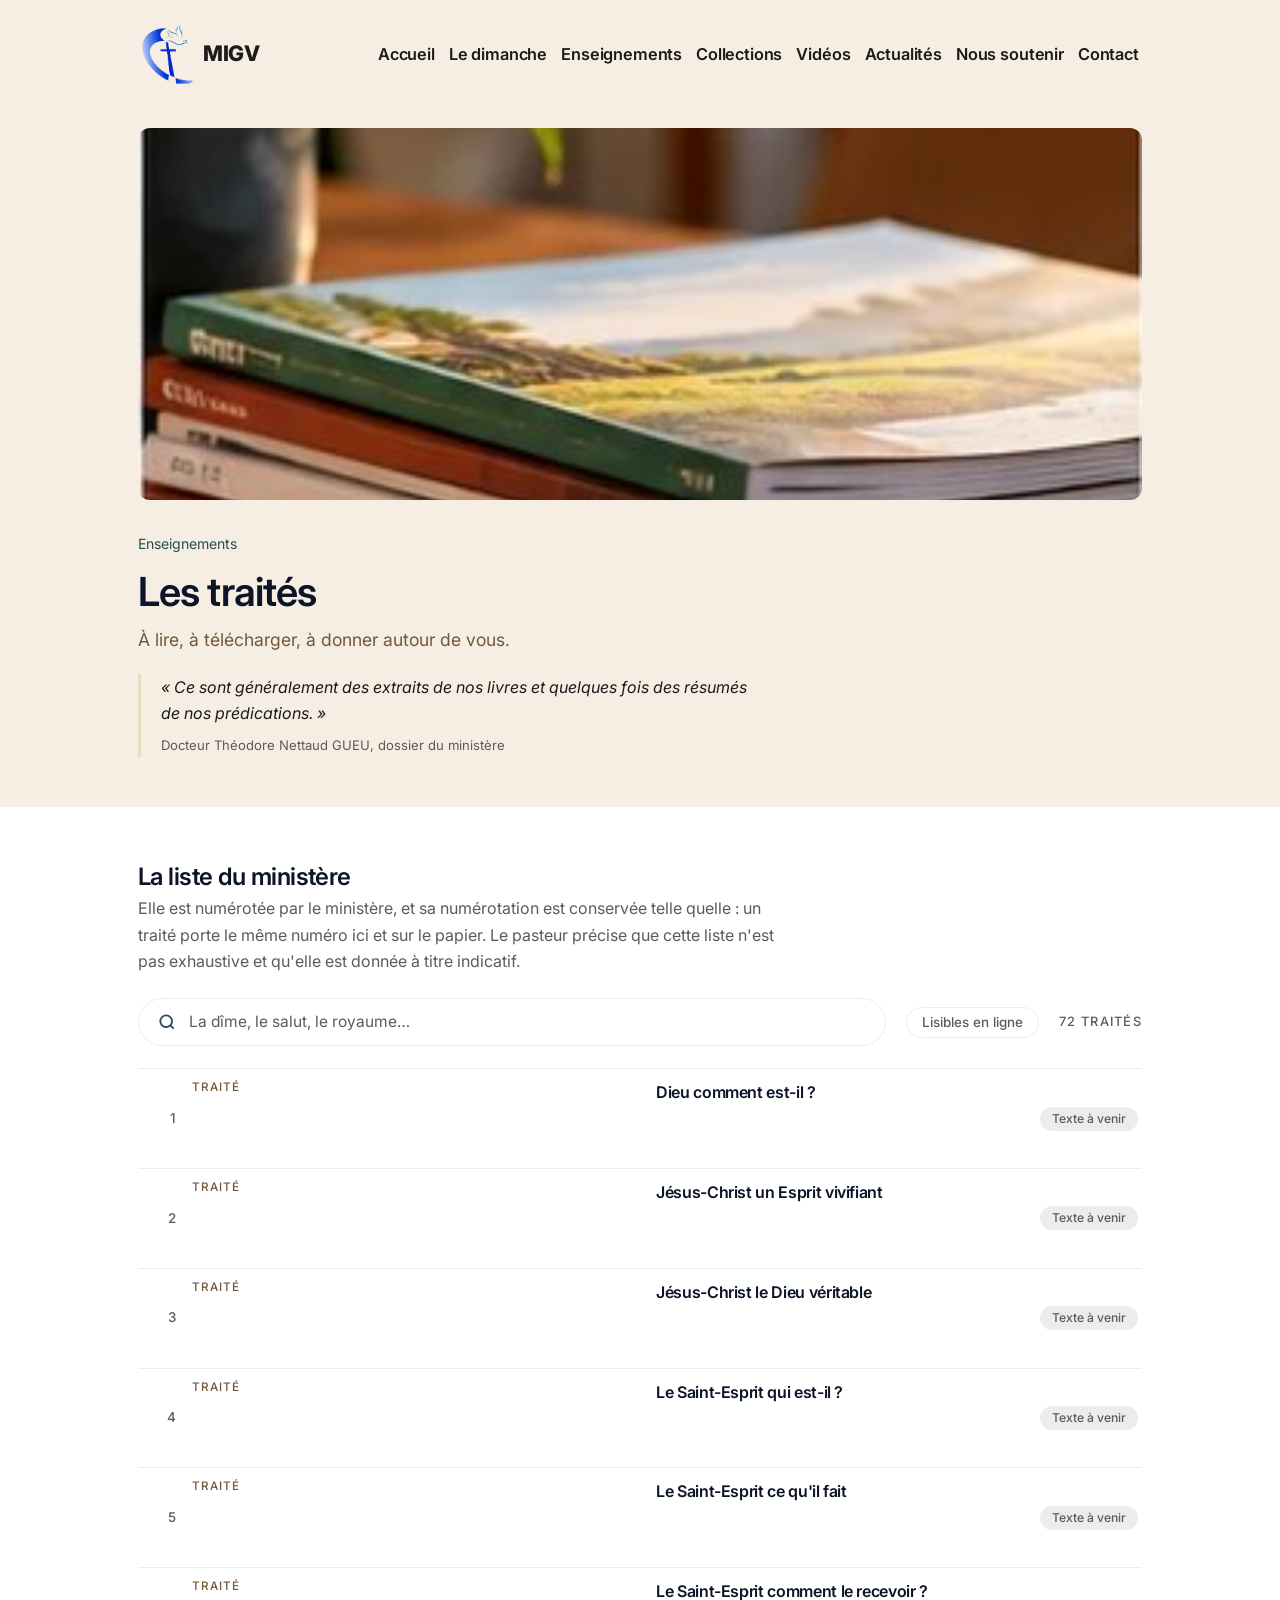
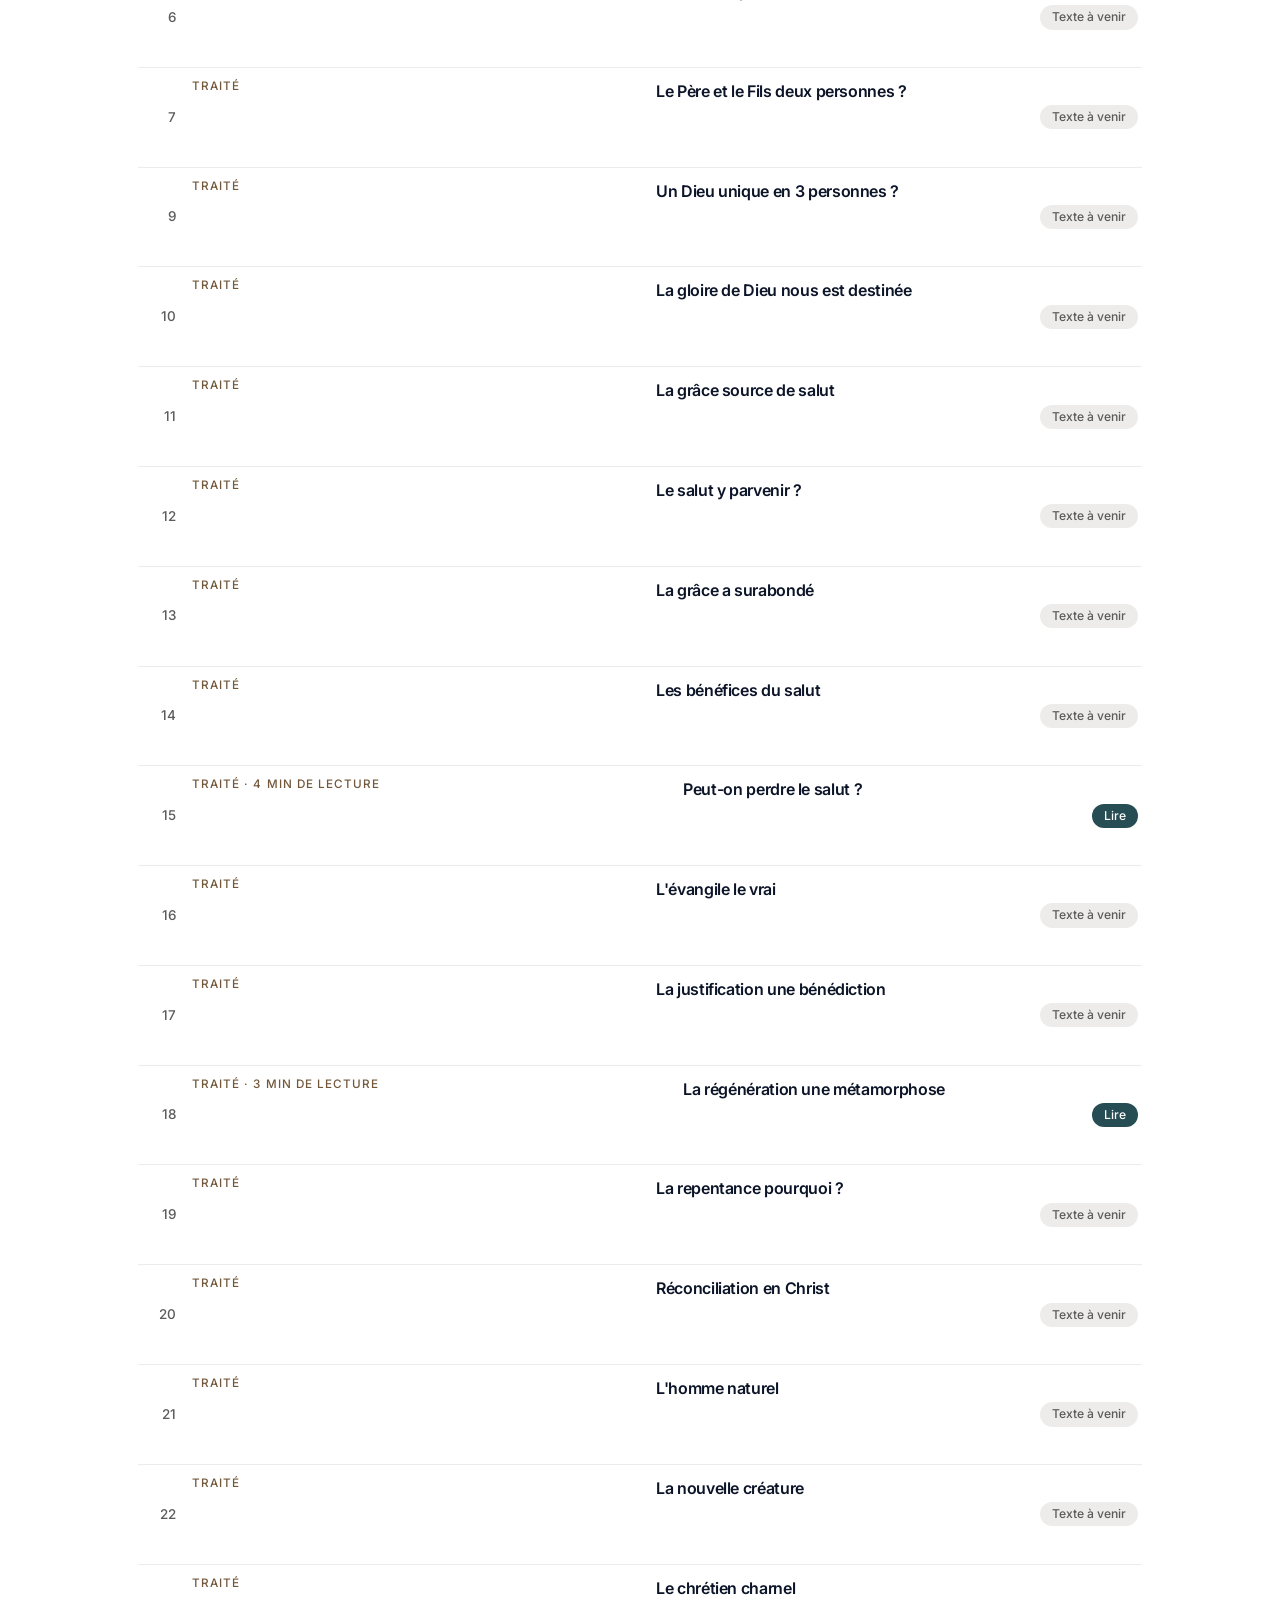
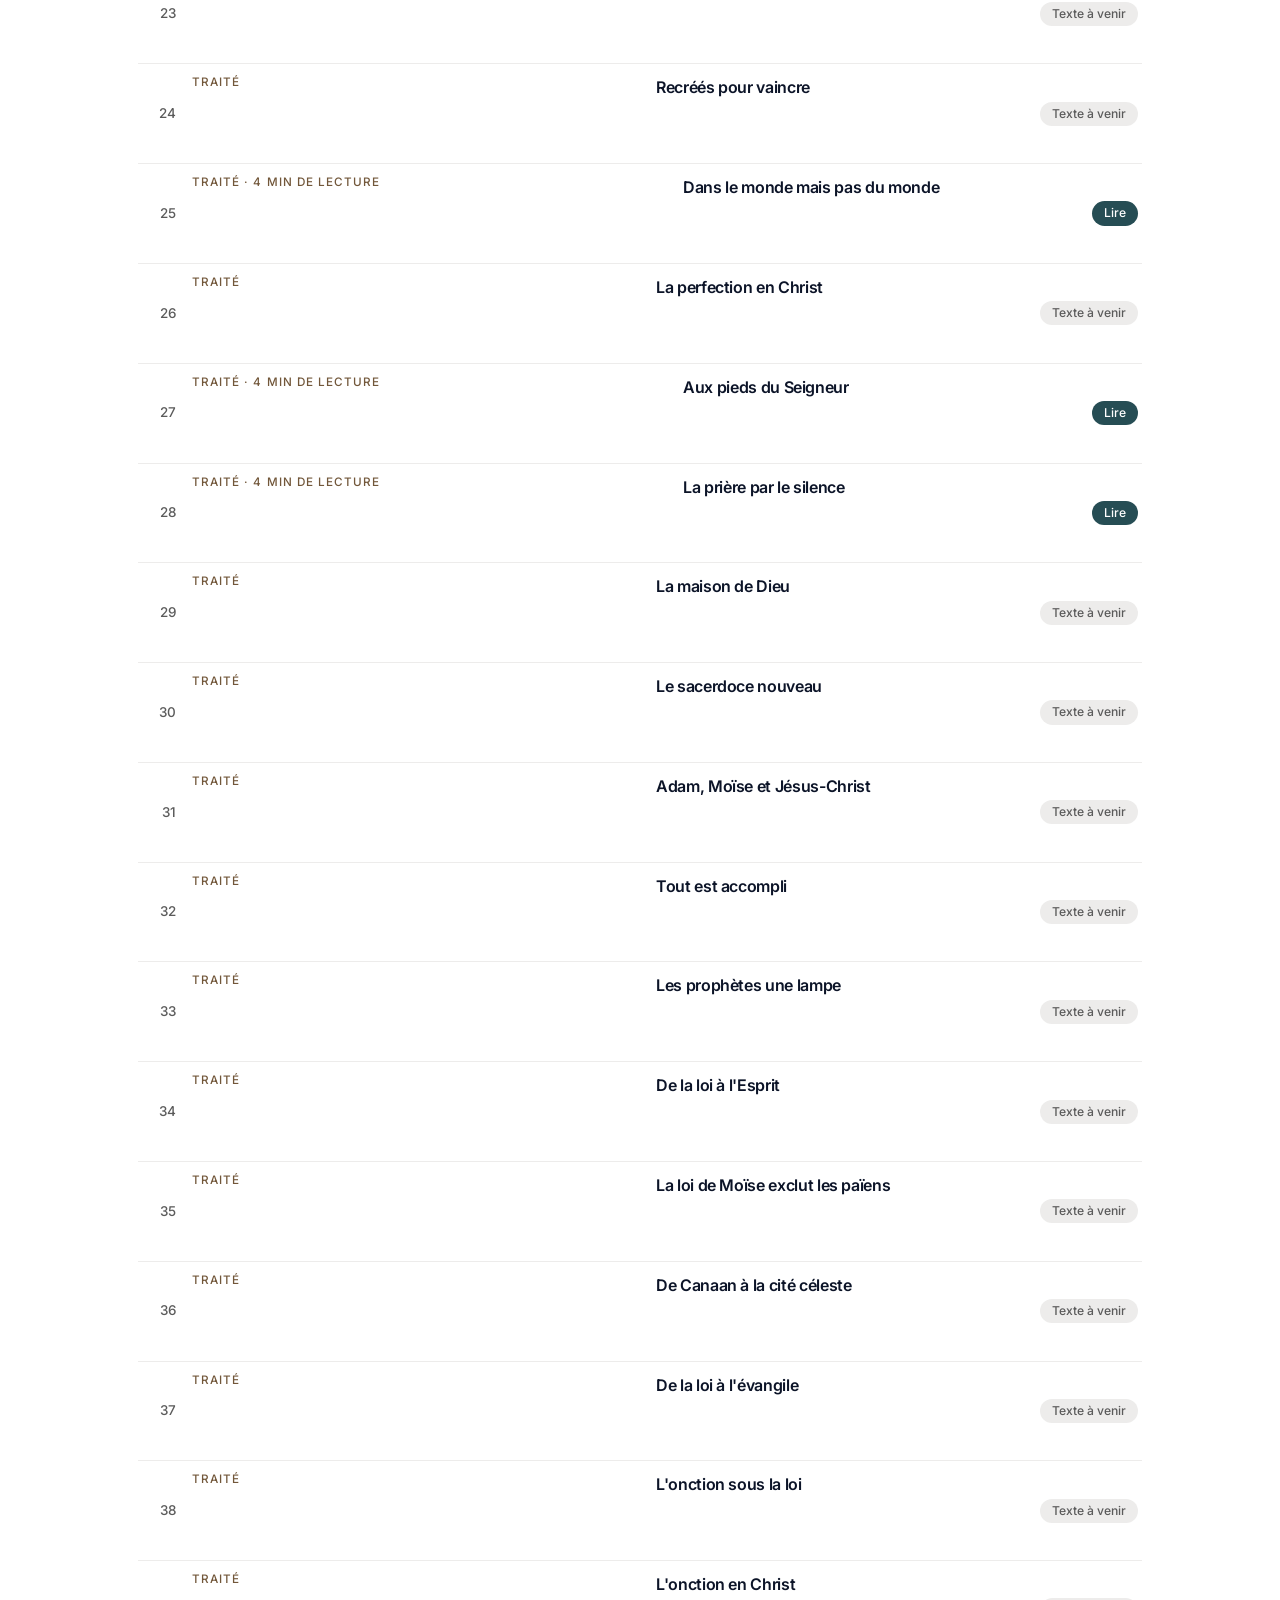
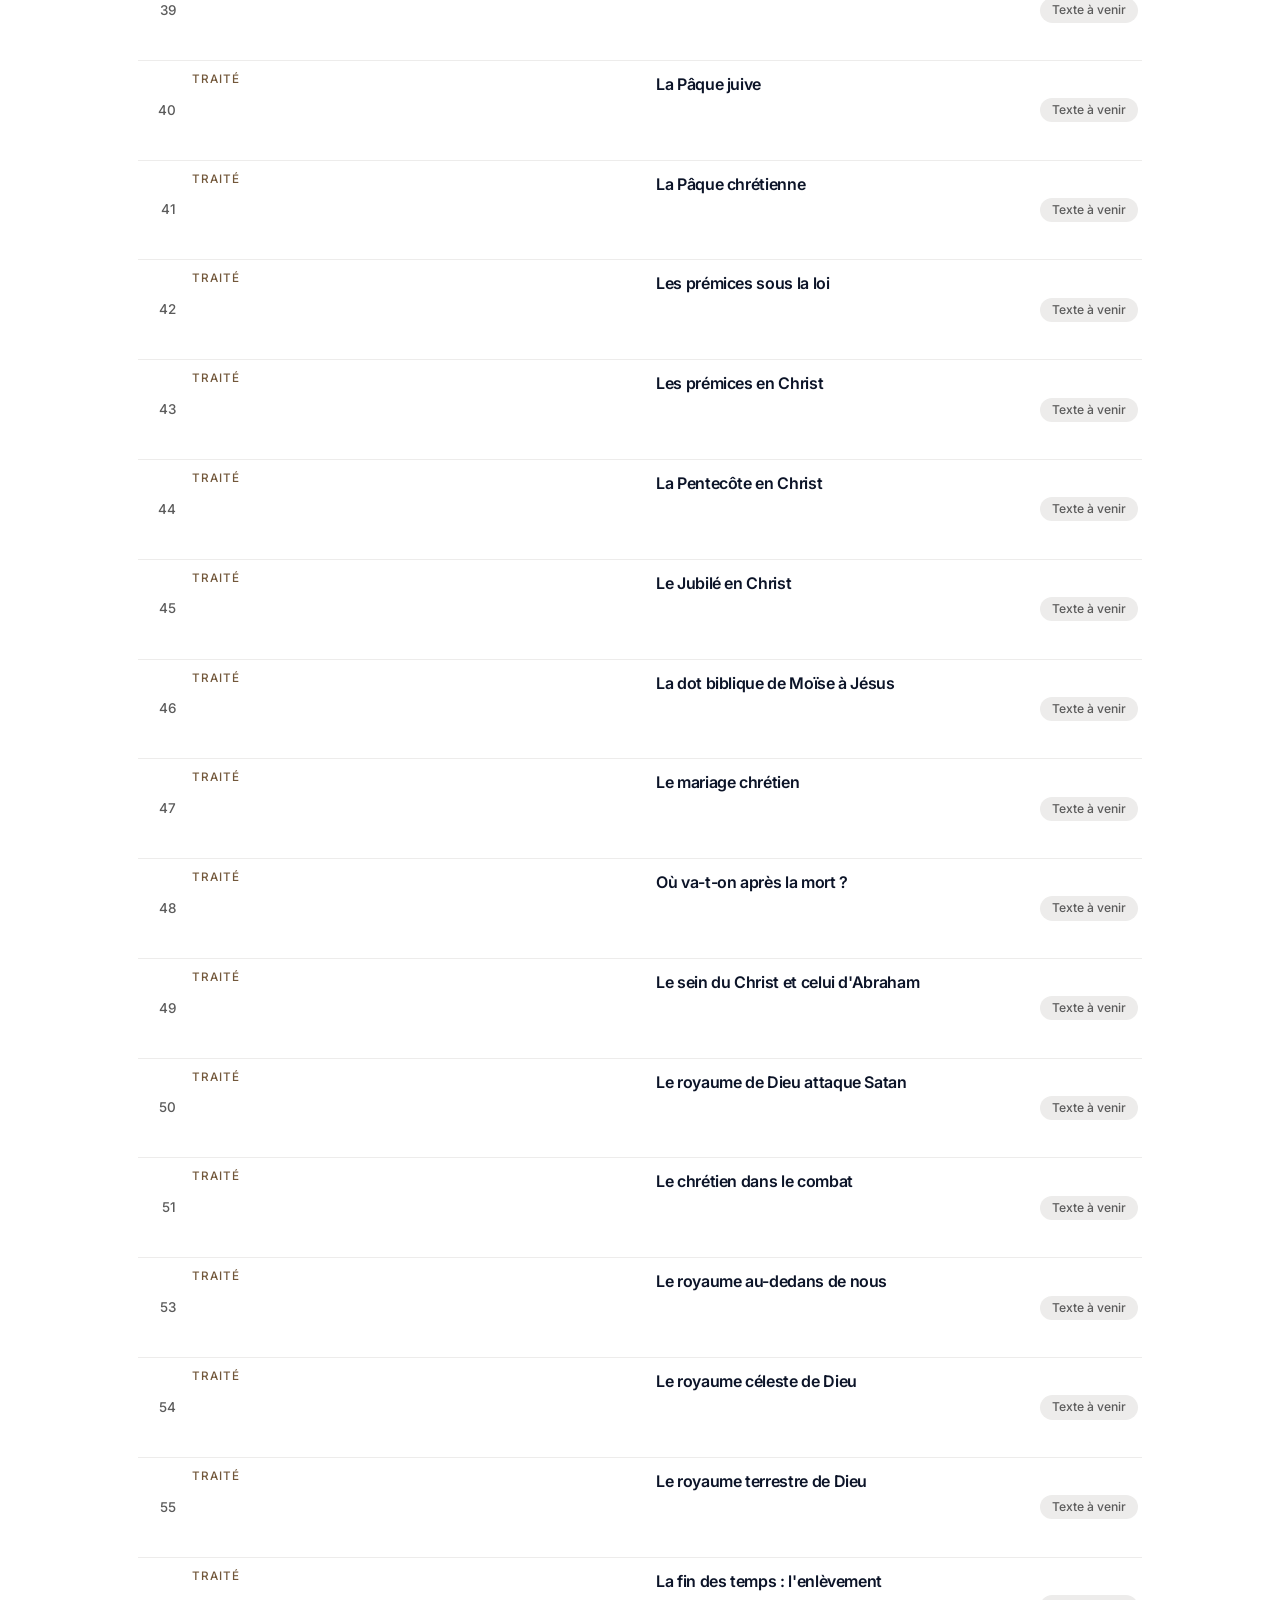
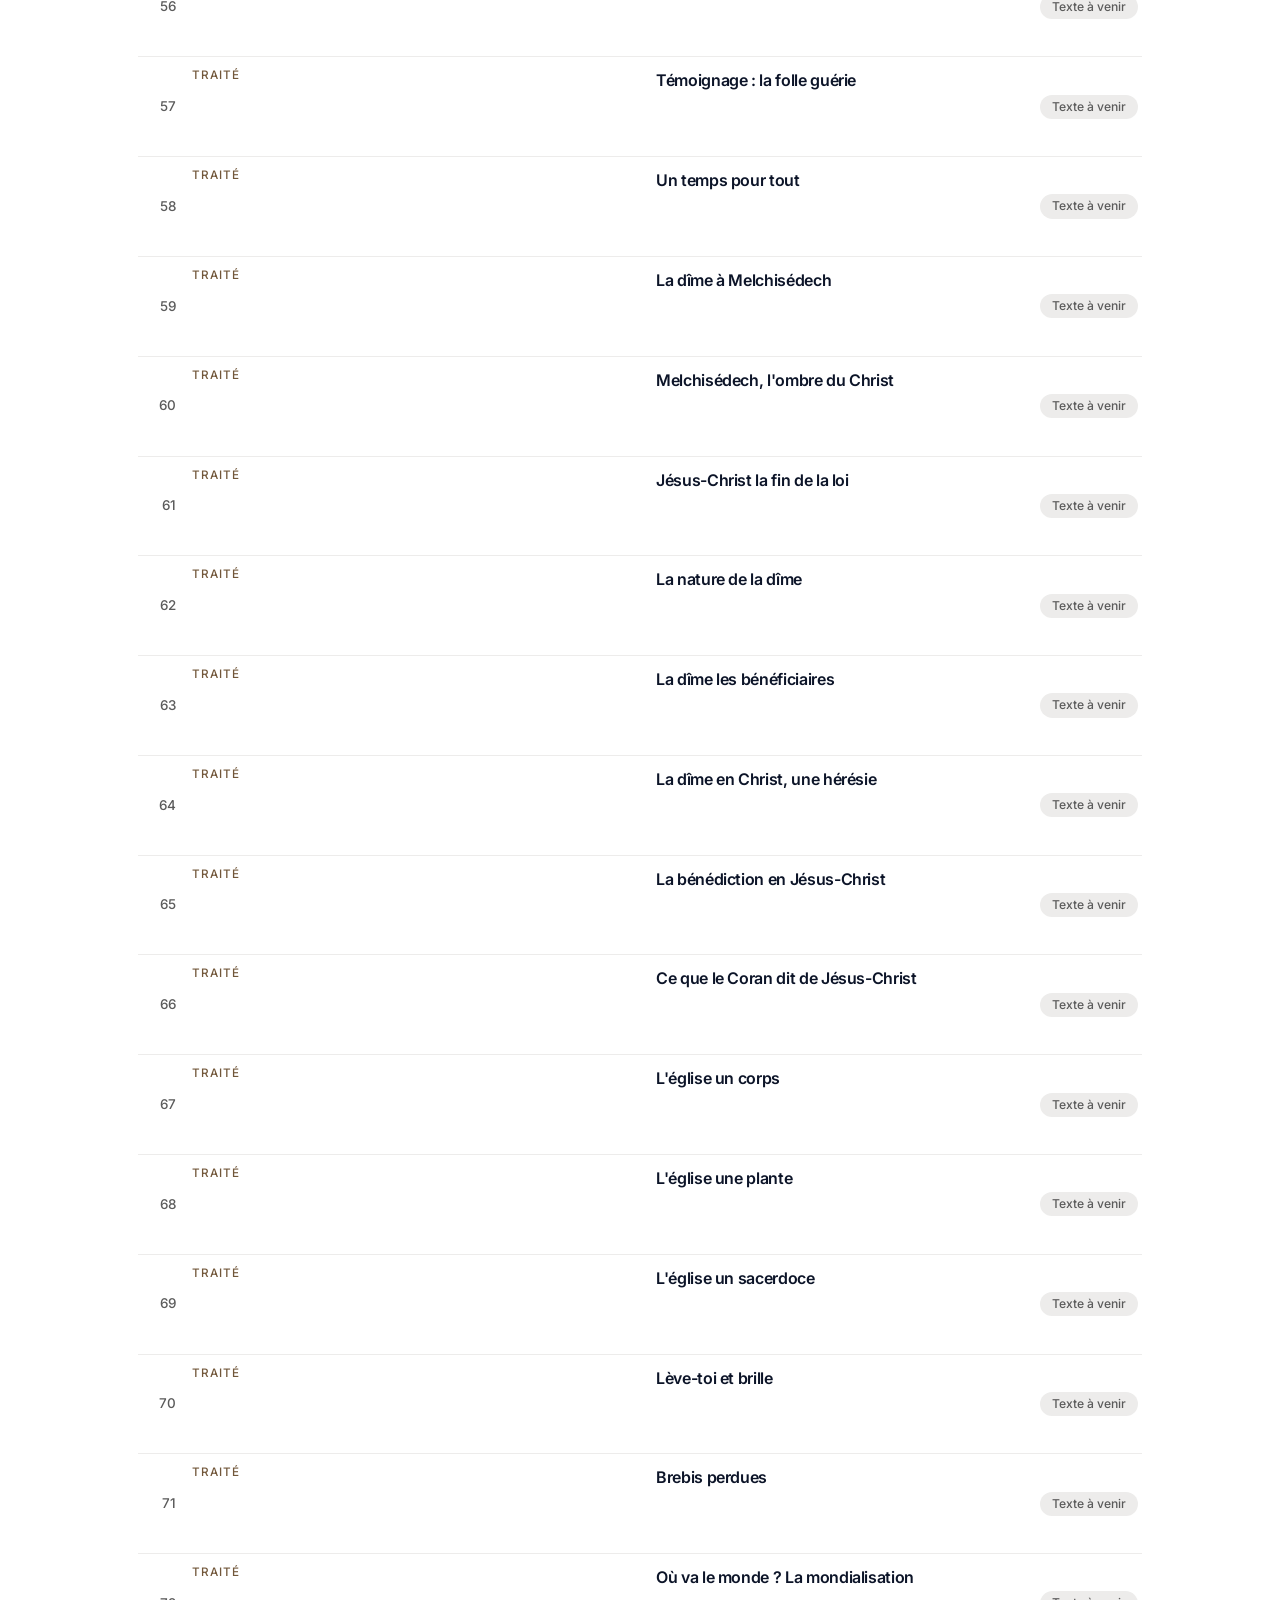
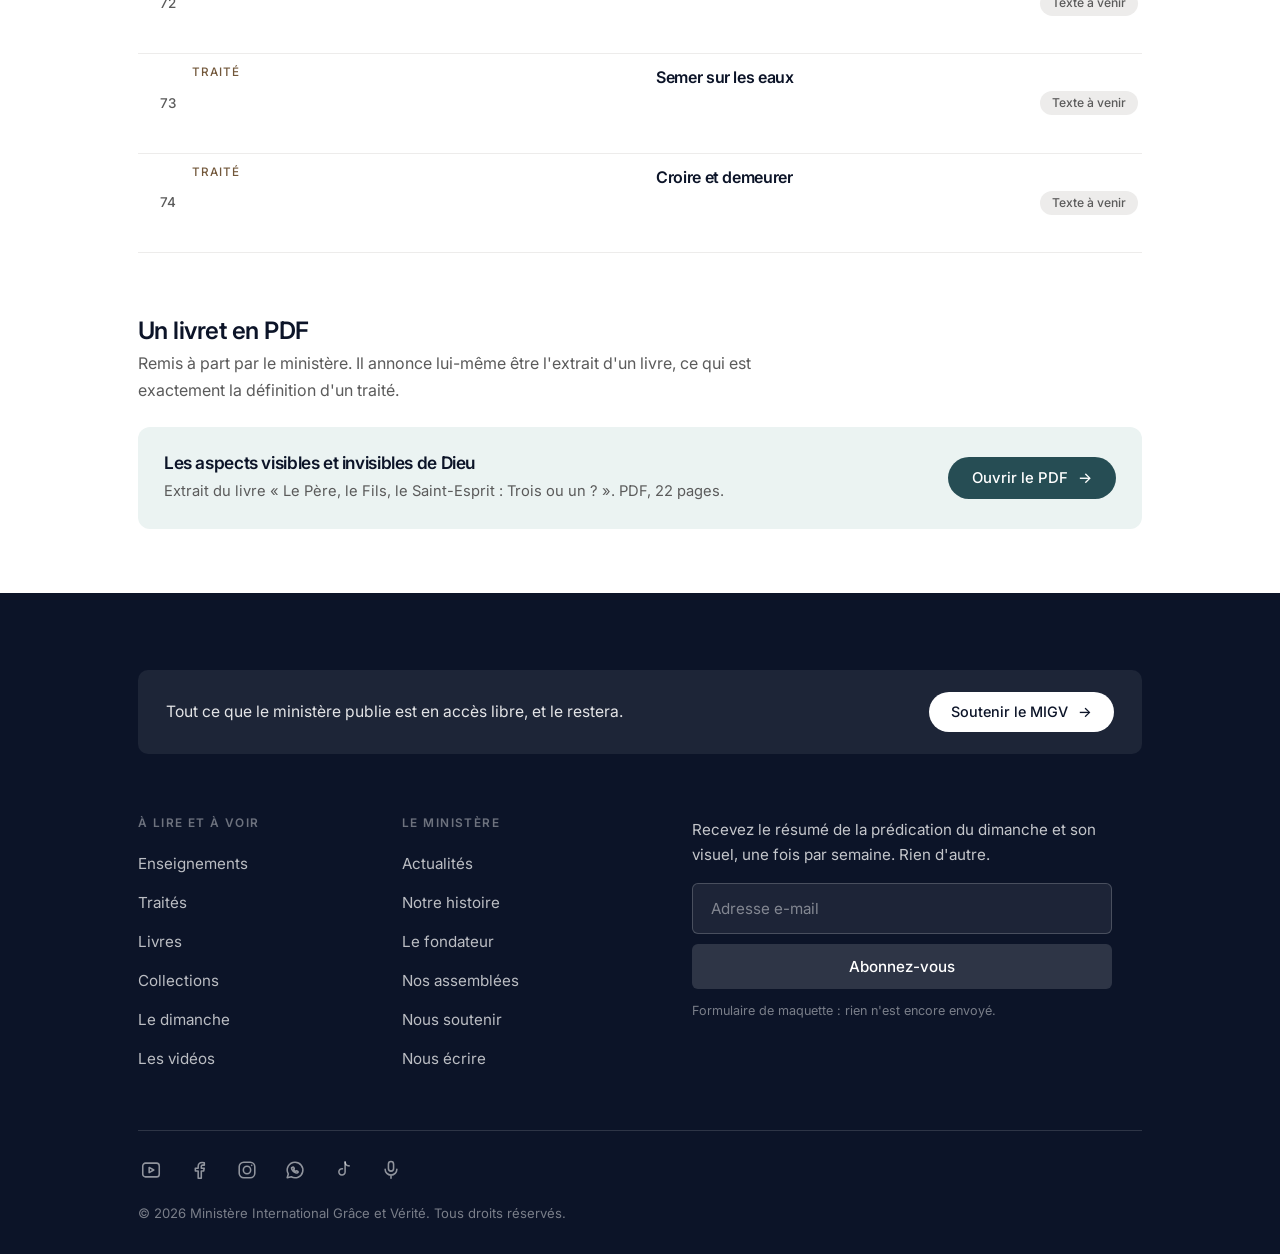
<file: traites.html>
<!doctype html>
<html lang="fr">
<head>
<meta charset="utf-8">
<meta name="viewport" content="width=device-width,initial-scale=1">
<meta name="robots" content="noindex, nofollow">
<!-- Maquette en relecture. robots.txt demande aux moteurs de ne pas
     parcourir le site ; cette balise leur demande en plus de ne pas
     indexer la page, meme s'ils l'atteignent par un lien. A retirer
     le jour de la vraie mise en ligne. -->
<title>Traités · MIGV</title>
<link rel="preconnect" href="https://fonts.googleapis.com">
<link rel="preconnect" href="https://fonts.gstatic.com" crossorigin>
<link href="https://fonts.googleapis.com/css2?family=Inter:wght@400;500;600;700&display=swap" rel="stylesheet">
<link rel="stylesheet" href="style.css?v=19">
<style>
/* ===================================================================
   LES TRAITES.

   La liste vient du dossier remis par le ministere. Elle est portee
   par ressources.js, jamais ecrite ici : la page ne fait que
   l'afficher, et elle suivra tout ajout sans etre retouchee.
   =================================================================== */
:root{
  /* --dom est la couleur dominante de style.css. Sans valeur, elle
     retombe sur #0024D8, le bleu electrique d'origine. Il ne se
     voyait plus qu'a trois endroits, mais il s'y voyait bien :
     le trait sous le lien actif du menu, la bordure basse du
     menu mobile ouvert, et les boutons de la carte sous 820 px.
     Une seule ligne les ramene tous les trois dans la palette. */
  --dom:#264D54;

  --encre:#0C1428; --encre2:#1B1B1B;
  --parche:#F6EEE2; --craie:#FFFFFF; --craie2:#FFF9F3;
  --brume:#EBF3F2; --sable:#EADCC0; --gris-chaud:#EDECEB;
  --vert:#264D54; --vert-vif:#3A7781; --terre:#72573A;
  --or:#93CDDD; --plomb:#5B5B5B;
  --ease:cubic-bezier(.22,.61,.36,1);
  --max:1100px;
}
body{background:var(--craie);color:var(--encre2);
  font-family:Inter,system-ui,sans-serif;font-weight:400;line-height:1.65}
h1,h2,h3,h4,h5{font-family:inherit;text-transform:none;
  font-weight:600;letter-spacing:-.022em;line-height:1.2}
.wrap{max-width:var(--max);margin:0 auto;padding:0 clamp(20px,4vw,48px)}
.sur{font:600 .8rem/1 Inter,sans-serif;letter-spacing:.17em;text-transform:uppercase;
  color:var(--vert);display:flex;align-items:center;gap:12px;margin-bottom:14px}
.sur::before{content:'';width:26px;height:2px;background:currentColor;flex:none}

.banniere{width:100%;aspect-ratio:2.7;border-radius:12px;overflow:hidden;
  margin:0 0 clamp(22px,2.6vw,32px);background:var(--gris-chaud)}
.banniere img{width:100%;height:100%;object-fit:cover;display:block}
@media(max-width:860px){.banniere{aspect-ratio:2.2}}
@media(max-width:620px){.banniere{aspect-ratio:1.9}}

.haut{background:var(--parche);padding:clamp(96px,10vw,128px) 0 clamp(34px,4.2vw,50px)}
.fil{margin:0 0 13px;font-size:.88rem;color:var(--plomb)}
.fil a{color:var(--vert)}
.haut h1{margin:0;font-size:clamp(1.9rem,3.4vw,2.5rem);color:var(--encre)}
.haut .accroche{margin:9px 0 0;font-size:1.1rem;color:var(--terre)}
/* la definition est CELLE DU PASTEUR, citee, pas une reformulation */
.citation{margin:20px 0 0;padding-left:20px;border-left:3px solid var(--sable);
  max-width:62ch;color:var(--plomb)}
.citation i{font-style:italic;color:var(--encre2)}
.citation small{display:block;margin-top:8px;font-size:.82rem}

h2.t2{margin:0 0 4px;font-size:1.5rem;color:var(--encre)}
.bloc{padding:clamp(36px,4.4vw,56px) 0 0}
.bloc .quoi{margin:0 0 clamp(16px,2vw,24px);color:var(--plomb);max-width:64ch}

.barre{display:flex;align-items:center;gap:clamp(12px,1.6vw,20px);flex-wrap:wrap;
  margin-bottom:clamp(16px,2vw,22px)}
.rech{display:flex;align-items:center;gap:10px;flex:1 1 260px;
  background:var(--craie);border:1px solid var(--gris-chaud);border-radius:999px;
  padding:11px 18px;transition:border-color .25s}
.rech:focus-within{border-color:var(--vert)}
.rech input{flex:1;min-width:0;border:0;outline:0;background:transparent;
  font:400 .97rem/1.4 Inter,sans-serif;color:var(--encre)}
.rech input::placeholder{color:var(--plomb)}
.nb{font:500 .8rem/1 Inter,sans-serif;letter-spacing:.1em;text-transform:uppercase;
  color:var(--plomb);white-space:nowrap}
.f{border:1px solid var(--gris-chaud);background:var(--craie);color:var(--plomb);
  border-radius:999px;padding:8px 15px;cursor:pointer;
  font:500 .84rem/1 Inter,sans-serif;transition:.25s var(--ease)}
.f:hover{border-color:var(--vert);color:var(--vert)}
/* Au doigt, une pastille de 31 px de haut se rate une fois sur deux.
   Les recommandations tactiles demandent 44 px ; sous 760 px on y
   vient par le padding, sans changer la taille du texte.          */
/* 900 px et non 760 : une tablette en portrait fait 768 px de
   large et se touche au doigt comme un telephone. */
@media(max-width:900px){.f{padding:13px 17px}}
.f[aria-pressed="true"]{background:var(--vert);border-color:var(--vert);color:var(--craie)}

/* ---- une ligne de traite ---------------------------------------- */
.liste{border-top:1px solid var(--gris-chaud);margin-bottom:clamp(44px,5vw,70px)}
.tt{display:flex;align-items:center;gap:16px;width:100%;text-align:left;
  background:transparent;border:0;padding:13px 4px;color:inherit;
  border-bottom:1px solid var(--gris-chaud);transition:background .25s;
  font-family:inherit;cursor:default}
.tt.lisible{cursor:pointer}
.tt.lisible:hover{background:var(--brume)}
.tt .no{flex:none;width:34px;font:500 .84rem/1 Inter,sans-serif;color:var(--plomb);
  text-align:right}
.tt .corps{flex:1;min-width:0}
.etq{display:block;font:500 .73rem/1 Inter,sans-serif;letter-spacing:.09em;
  text-transform:uppercase;color:var(--terre);margin-bottom:5px}
.tt h3{margin:0;font-size:1rem;color:var(--encre);line-height:1.35}
.tt mark{background:var(--sable);color:inherit;border-radius:3px;padding:0 2px}
.tt .etat{flex:none;font:500 .76rem/1 Inter,sans-serif;border-radius:999px;
  padding:6px 12px;white-space:nowrap}
.tt .etat.ok{background:var(--vert);color:var(--craie)}
.tt .etat.att{background:var(--gris-chaud);color:var(--plomb)}
@media(max-width:560px){.tt .etat{display:none}}
.rien{padding:38px 4px;color:var(--plomb)}

/* ---- le livret en PDF -------------------------------------------- */
.livret{display:flex;align-items:center;gap:18px;flex-wrap:wrap;
  background:var(--brume);border-radius:12px;padding:clamp(18px,2.2vw,26px);
  margin-bottom:clamp(44px,5vw,70px)}
.livret div{flex:1;min-width:200px}
.livret h3{margin:0 0 5px;font-size:1.08rem;color:var(--encre)}
.livret p{margin:0;font-size:.92rem;color:var(--plomb)}

/* ---- le lecteur de texte ----------------------------------------- */
.jauge{position:fixed;top:0;left:0;height:3px;width:0;z-index:120;
  background:var(--vert);transition:width .15s linear}
.lect{position:fixed;inset:0;z-index:100;background:var(--craie2);
  overflow-y:auto;display:none}
.lect.on{display:block}
.lbar{position:sticky;top:0;z-index:2;background:var(--craie2);
  border-bottom:1px solid var(--gris-chaud)}
.lbar .in{max-width:var(--max);margin:0 auto;padding:14px clamp(20px,4vw,48px);
  display:flex;align-items:center;gap:14px;flex-wrap:wrap}
.lbar .ti{flex:1;min-width:0;font-weight:600;color:var(--encre);
  overflow:hidden;text-overflow:ellipsis;white-space:nowrap}
.bt2{border:1px solid var(--vert);background:transparent;color:var(--vert);
  border-radius:999px;padding:9px 17px;cursor:pointer;
  font:500 .86rem/1 Inter,sans-serif;transition:background .25s,color .25s}
.bt2:hover{background:var(--vert);color:var(--craie)}
.art{--tp:1.22rem;max-width:68ch;margin:0 auto;
  padding:clamp(30px,4vw,54px) clamp(20px,4vw,48px) clamp(70px,8vw,110px)}
.art .th{font:500 .78rem/1 Inter,sans-serif;letter-spacing:.14em;
  text-transform:uppercase;color:var(--terre);margin-bottom:12px}
.art h2{margin:0;font-size:clamp(1.6rem,3vw,2.1rem);color:var(--encre)}
.art .sous{margin:10px 0 30px;font-size:.9rem;color:var(--plomb);
  padding-bottom:22px;border-bottom:1px solid var(--gris-chaud)}
.art p{font-size:var(--tp);line-height:1.75;margin:0 0 1.15em;color:var(--encre2)}
.art p.cit{padding-left:20px;border-left:3px solid var(--sable);color:var(--vert)}

/* ---- l'en-tete, le pied, les boutons ---------------------------- */
/* L'entete n'est JAMAIS transparente ici : .haut est un aplat de
   parche avec du texte fonce, et ce texte passait sous le logo et
   les liens du menu en defilant. Deux etats pleins, pas d'entre-deux. */
.tete{background:var(--parche)}
.tete.pose{background:#17223E;border-bottom:1px solid rgba(255,255,255,.16);
  box-shadow:0 10px 28px rgba(0,0,0,.28)}
.tete.pose a,.tete.pose b,.tete.pose nav a{color:var(--craie)}
.tete.pose .logo b span{color:rgba(255,255,255,.62)}
.tete.pose .burger span,
.tete.pose .burger span::before,
.tete.pose .burger span::after{background:var(--craie)}
.tete{transition:background .4s var(--ease),opacity .35s var(--ease),transform .35s var(--ease)}
.tete.efface{opacity:0;transform:translateY(-100%);pointer-events:none}
.bt{display:inline-flex;align-items:center;gap:10px;border-radius:999px;
  padding:14px 24px;font:500 .93rem/1 Inter,sans-serif;white-space:nowrap;
  transition:transform .3s var(--ease),background .25s,color .25s}
.bt span{transition:transform .3s var(--ease)}
.bt:hover span{transform:translateX(4px)}
.bt-plein{background:var(--vert);color:var(--craie)}
.bt-plein:hover{background:var(--encre)}
.bt-clair{background:var(--craie);color:var(--encre)}

.pied-neuf{background:var(--encre);color:var(--craie);padding:clamp(56px,6vw,88px) 0 30px}
.appel{display:flex;align-items:center;justify-content:space-between;gap:20px;flex-wrap:wrap;
  background:rgba(255,255,255,.07);border-radius:10px;
  padding:clamp(16px,1.8vw,22px) clamp(18px,2.2vw,28px);margin-bottom:clamp(40px,5vw,66px)}
.appel p{margin:0;font-size:.98rem;color:rgba(255,255,255,.88);max-width:62ch}
.appel .bt{padding:13px 22px;font-size:.9rem}
.corps{display:grid;grid-template-columns:minmax(0,1fr) minmax(0,.92fr);
  gap:clamp(30px,5vw,80px);padding-bottom:clamp(36px,4vw,56px)}
@media(max-width:860px){.corps{grid-template-columns:1fr}}
.colonnes{display:grid;grid-template-columns:repeat(2,1fr);gap:clamp(20px,3vw,46px)}
@media(max-width:460px){.colonnes{grid-template-columns:1fr}}
.colonnes a{display:block;padding:7px 0;font-size:.95rem;color:rgba(255,255,255,.72);
  transition:color .25s,transform .25s var(--ease)}
.colonnes a:hover{color:var(--craie);transform:translateX(4px)}
.lettre p{margin:0 0 16px;font-size:.95rem;line-height:1.6;color:rgba(255,255,255,.76);max-width:44ch}
.lettre form{display:flex;flex-direction:column;gap:10px;max-width:420px}
.lettre input{background:rgba(255,255,255,.07);color:var(--craie);
  border:1px solid rgba(255,255,255,.2);border-radius:6px;padding:15px 18px;
  font:400 .95rem/1 Inter,sans-serif;outline:0;transition:border-color .3s}
.lettre input::placeholder{color:rgba(255,255,255,.45)}
.lettre input:focus{border-color:rgba(255,255,255,.55)}
.lettre button{border:0;border-radius:6px;padding:15px 18px;cursor:pointer;
  background:rgba(255,255,255,.14);color:var(--craie);
  font:500 .95rem/1 Inter,sans-serif;transition:background .25s}
.lettre button:hover{background:rgba(255,255,255,.24)}
.lettre .note{margin:12px 0 0;font-size:.79rem;color:rgba(255,255,255,.45)}
.pied-neuf .bas{padding-top:26px;border-top:1px solid rgba(255,255,255,.14)}
.reseaux{list-style:none;margin:0 0 20px;padding:0;display:flex;flex-wrap:wrap;gap:18px}
.reseaux a{display:grid;place-items:center;width:44px;height:44px;
  margin:-9px;
  color:rgba(255,255,255,.55);transition:color .25s,transform .25s var(--ease)}
.reseaux a:hover{color:var(--craie);transform:translateY(-2px)}
.reseaux svg{width:22px;height:22px;fill:none;stroke:currentColor;stroke-width:1.7;
  stroke-linecap:round;stroke-linejoin:round}
.droits{margin:0;font-size:.82rem;color:rgba(255,255,255,.45)}
</style>
<!-- EN DERNIER, ET C'EST VOLONTAIRE : une regle @media n'ajoute
     aucune specificite, donc le bloc mobile doit venir APRES les
     regles qu'il corrige, sans quoi il est ignore. -->
<link rel="stylesheet" href="mobile.css?v=7">

</head>
<body>

<div class="jauge" id="jauge"></div>
<header class="tete clair" id="entete"></header>

<section class="haut">
  <div class="wrap">
    <figure class="banniere">
      <img src="images/h-brochures.jpg" alt="Une pile de traités imprimés posée sur une table">
    </figure>
    <p class="fil"><a href="enseignements.html">Enseignements</a></p>
    <h1>Les traités</h1>
    <p class="accroche">À lire, à télécharger, à donner autour de vous.</p>
    <blockquote class="citation">
      <i>« Ce sont généralement des extraits de nos livres et quelques fois
      des résumés de nos prédications. »</i>
      <small>Docteur Théodore Nettaud GUEU, dossier du ministère</small>
    </blockquote>
  </div>
</section>

<div class="wrap">

  <section class="bloc">
    <h2 class="t2">La liste du ministère</h2>
    <p class="quoi">Elle est numérotée par le ministère, et sa numérotation est conservée
    telle quelle : un traité porte le même numéro ici et sur le papier. Le pasteur précise
    que cette liste n'est pas exhaustive et qu'elle est donnée à titre indicatif.</p>

    <div class="barre">
      <label class="rech">
        <svg width="20" height="20" viewBox="0 0 24 24" fill="none" stroke="var(--vert)" stroke-width="2.2" aria-hidden="true"><circle cx="11" cy="11" r="7"/><path d="m20 20-3.6-3.6"/></svg>
        <input id="q" type="search" placeholder="La dîme, le salut, le royaume…" autocomplete="off"
               aria-label="Chercher un traité">
      </label>
      <button class="f" id="flisible" aria-pressed="false">Lisibles en ligne</button>
      <span class="nb" id="nb"></span>
    </div>
    <div class="liste" id="liste"></div>
  </section>

  <section class="bloc" style="padding-top:0">
    <h2 class="t2">Un livret en PDF</h2>
    <p class="quoi">Remis à part par le ministère. Il annonce lui-même être l'extrait
    d'un livre, ce qui est exactement la définition d'un traité.</p>
    <div class="livret" id="livret"></div>
  </section>

</div>

<footer class="pied-neuf">
  <div class="wrap">

    <div class="appel">
      <p>Tout ce que le ministère publie est en accès libre, et le restera.</p>
      <a class="bt bt-clair" href="soutenir.html">Soutenir le MIGV <span>&rarr;</span></a>
    </div>

    <div class="corps">
      <div class="colonnes">
        <div>
        <h4>À lire et à voir</h4>
        <a href="enseignements.html">Enseignements</a>
        <a href="traites.html">Traités</a>
        <a href="livres.html">Livres</a>
        <a href="collections.html">Collections</a>
        <a href="dimanche.html">Le dimanche</a>
        <a href="videos.html">Les vidéos</a>
        </div>
        <div>
        <h4>Le ministère</h4>
        <a href="actualites.html">Actualités</a>
        <a href="histoire.html">Notre histoire</a>
        <a href="biographie.html">Le fondateur</a>
        <a href="contact.html">Nos assemblées</a>
        <a href="soutenir.html">Nous soutenir</a>
        <a href="contact.html">Nous écrire</a>
        </div>
      </div>
      <div class="lettre">
        <p>Recevez le résumé de la prédication du dimanche et son visuel,
        une fois par semaine. Rien d'autre.</p>
        <form onsubmit="return inscrire(event)">
          <input id="courriel" type="email" placeholder="Adresse e-mail" required
                 aria-label="Votre adresse e-mail">
          <button type="submit">Abonnez-vous</button>
        </form>
        <p class="note" id="note">Formulaire de maquette : rien n'est encore envoyé.</p>
      </div>
    </div>

    <div class="bas">
      <ul class="reseaux">
      <li><a href="#" aria-label="YouTube" title="YouTube"><svg viewBox="0 0 24 24" aria-hidden="true"><path d="M3 7.5a3 3 0 0 1 3-3h12a3 3 0 0 1 3 3v9a3 3 0 0 1-3 3H6a3 3 0 0 1-3-3Z"/><path d="M10 9.2 15 12l-5 2.8Z"/></svg></a></li>
      <li><a href="#" aria-label="Facebook" title="Facebook"><svg viewBox="0 0 24 24" aria-hidden="true"><path d="M14.5 21v-8h2.7l.5-3h-3.2V8.2c0-.9.3-1.5 1.6-1.5h1.7V4a22 22 0 0 0-2.5-.1c-2.5 0-4.2 1.5-4.2 4.3V10H8v3h3.1v8Z"/></svg></a></li>
      <li><a href="#" aria-label="Instagram" title="Instagram"><svg viewBox="0 0 24 24" aria-hidden="true"><rect x="3.5" y="3.5" width="17" height="17" rx="5"/><circle cx="12" cy="12" r="4"/><circle cx="17.1" cy="6.9" r=".9" fill="currentColor" stroke="none"/></svg></a></li>
      <li><a href="#" aria-label="WhatsApp" title="WhatsApp"><svg viewBox="0 0 24 24" aria-hidden="true"><path d="M12 3.5a8.5 8.5 0 0 0-7.3 12.8L3.5 20.5l4.4-1.1A8.5 8.5 0 1 0 12 3.5Z"/><path d="M9 9.4c.3-.7.6-.7.9-.7.3 0 .6.1.8.6l.5 1.2-.7.8c.5 1 1.3 1.8 2.3 2.3l.8-.7 1.2.5c.5.2.6.5.6.8 0 .3 0 .6-.7.9-.8.3-2 .2-3.5-.8a9 9 0 0 1-2.6-3c-.5-1-.4-1.5-.3-1.9Z"/></svg></a></li>
      <li><a href="#" aria-label="TikTok" title="TikTok"><svg viewBox="0 0 24 24" aria-hidden="true"><path d="M14.3 3.2v10.9a3.4 3.4 0 1 1-2.9-3.4"/><path d="M14.3 3.2a4.6 4.6 0 0 0 4.4 4.3"/></svg></a></li>
      <li><a href="#" aria-label="Podcast" title="Podcast"><svg viewBox="0 0 24 24" aria-hidden="true"><rect x="9.2" y="2.8" width="5.6" height="10.4" rx="2.8"/><path d="M5.6 11.2a6.4 6.4 0 0 0 12.8 0M12 17.6V21"/></svg></a></li>
      </ul>
      <p class="droits">&copy; 2026 Ministère International Grâce et Vérité. Tous droits réservés.</p>
    </div>

  </div>
</footer>

<div class="lect" id="lect">
  <div class="lbar"><div class="in">
    <button class="bt2" id="fermer">&larr; Retour</button>
    <span class="ti" id="lti"></span>
  </div></div>
  <article class="art" id="lart"></article>
</div>

<script src="donnees.js?v=17"></script>
<script src="ressources.js?v=2"></script>
<script src="commun.js?v=20"></script>
<script>
const $=s=>document.querySelector(s);
var seulLisibles=false;
const norm=s=>s.normalize('NFD').replace(/[\u0300-\u036f]/g,'').toLowerCase();
function surl(t,q){if(!q||q.length<2)return t;let o=t;
  q.split(/\s+/).filter(m=>m.length>2).forEach(m=>{
    o=o.replace(new RegExp('('+m.replace(/[.*+?^${}()|[\]\\]/g,'\\$&')+')','gi'),'<mark>$1</mark>')});
  return o}
function texteDe(tr){ return tr.txt ? DATA_ENSEIGNEMENTS.find(d=>d.id===tr.txt) : null; }

function rendre(){
  const q=norm($('#q').value.trim());
  let r=TRAITES.filter(t=>!seulLisibles||t.txt);
  if(q.length>1) r=r.filter(t=>norm(t.t).includes(q));
  $('#nb').textContent=r.length+(r.length>1?' traités':' traité');
  if(!r.length){$('#liste').innerHTML='<div class="rien">Aucun traité ne porte ce mot.</div>';return}
  $('#liste').innerHTML=r.map(t=>{
    const d=texteDe(t);
    /* L'ETIQUETTE : le type, puis le poids quand on le connait. Pour un
       traite dont le texte n'est pas encore arrive, on ne peut pas
       annoncer un temps de lecture : on dit simplement ce qu'il est. */
    const etq=d ? 'Traité &middot; '+minutesTexte(d.mots)+' min de lecture' : 'Traité';
    return '<button class="tt'+(d?' lisible':'')+'"'+(d?' data-id="'+t.txt+'"':' disabled')+'>'
      +'<span class="no">'+t.n+'</span>'
      +'<span class="corps"><span class="etq">'+etq+'</span>'
      +'<h3>'+surl(echapper(t.t),q)+'</h3></span>'
      +'<span class="etat '+(d?'ok':'att')+'">'+(d?'Lire':'Texte à venir')+'</span>'
      +'</button>';
  }).join('');
  document.querySelectorAll('.tt.lisible').forEach(b=>b.onclick=()=>ouvrir(b.dataset.id));
}
$('#q').addEventListener('input',rendre);
$('#flisible').onclick=function(){
  seulLisibles=!seulLisibles;
  this.setAttribute('aria-pressed',seulLisibles);
  rendre();
};

/* le livret remis en PDF */
$('#livret').innerHTML=LIVRETS.map(l=>
  '<div><h3>'+echapper(l.t)+'</h3>'
  +'<p>Extrait du livre « '+echapper(l.tire)+' ». PDF, 22 pages.</p></div>'
  +'<a class="bt bt-plein" href="'+l.pdf+'" target="_blank" rel="noopener">'
  +'Ouvrir le PDF <span>&rarr;</span></a>').join('');

/* --- le lecteur --------------------------------------------------- */
const REF=/((?:[1-3]\s?)?(?:Gn|Ex|Lv|Nb|Dt|Jos|Jg|Rt|Sam|Rois|Ch|Esd|Ne|Est|Jb|Ps|Pr|Ec|Ct|Es|Jr|Lm|Ez|Dan|Os|Jl|Am|Ab|Jon|Mi|Na|Ha|So|Ag|Za|Ml|Mt|Mc|Lc|Jn|Ac|Rom|Cor|Gal|Ep|Ph|Col|Th|Tim|Tit|Phm|Hb|Jc|Pi|Jude|Ap|Hé|Héb)\.?\s?\d{1,3}\s?[:.]\s?\d{1,3}(?:\s?-\s?\d{1,3})?)/g;
function ouvrir(id){
  const d=DATA_ENSEIGNEMENTS.find(x=>x.id===id); if(!d) return;
  const t=TRAITES.find(x=>x.txt===id);
  $('#lti').textContent=d.titre;
  $('#lart').innerHTML='<div class="th">Traité n° '+t.n+' &middot; '
    +minutesTexte(d.mots)+' min de lecture</div><h2>'+echapper(d.titre)+'</h2>'
    +'<div class="sous">Docteur Théodore Nettaud GUEU. '+d.mots+' mots.</div>'
    +d.paras.map(p=>'<p class="'+(/^[«"\u201c]/.test(p.trim())?'cit':'')+'">'
      +p.replace(REF,'<span class="vr">$1</span>')+'</p>').join('');
  $('#lect').classList.add('on'); $('#lect').scrollTop=0;
  document.body.style.overflow='hidden';
}
$('#fermer').onclick=()=>{$('#lect').classList.remove('on');
  document.body.style.overflow='';$('#jauge').style.width='0'};
$('#lect').addEventListener('scroll',e=>{const el=e.target,h=el.scrollHeight-el.clientHeight;
  $('#jauge').style.width=(h>0?el.scrollTop/h*100:0)+'%'});
addEventListener('keydown',e=>{if(e.key==='Escape')$('#fermer').click()});

rendre();

var tete=document.querySelector('.tete'),
    pied=document.querySelector('.pied-neuf'),
    haut=document.querySelector('.haut');
function poser(){
  /* hauteur reelle de l'entete : 108 px au bureau, 68 au telephone */
  var h=haut.offsetHeight-tete.offsetHeight;
  tete.classList.toggle('clair', scrollY < h);
  tete.classList.toggle('pose',  scrollY >= h);
}
addEventListener('scroll', poser, {passive:true});
addEventListener('resize', poser, {passive:true});
poser();
new IntersectionObserver(function(es){
  tete.classList.toggle('efface', es[0].isIntersecting);
},{rootMargin:'0px 0px -88% 0px'}).observe(pied);

function inscrire(e){
  e.preventDefault();
  document.getElementById('note').textContent=
    'Merci. Le formulaire sera relié dès la mise en ligne.';
  return false;
}
</script>
</body>
</html>
</file>
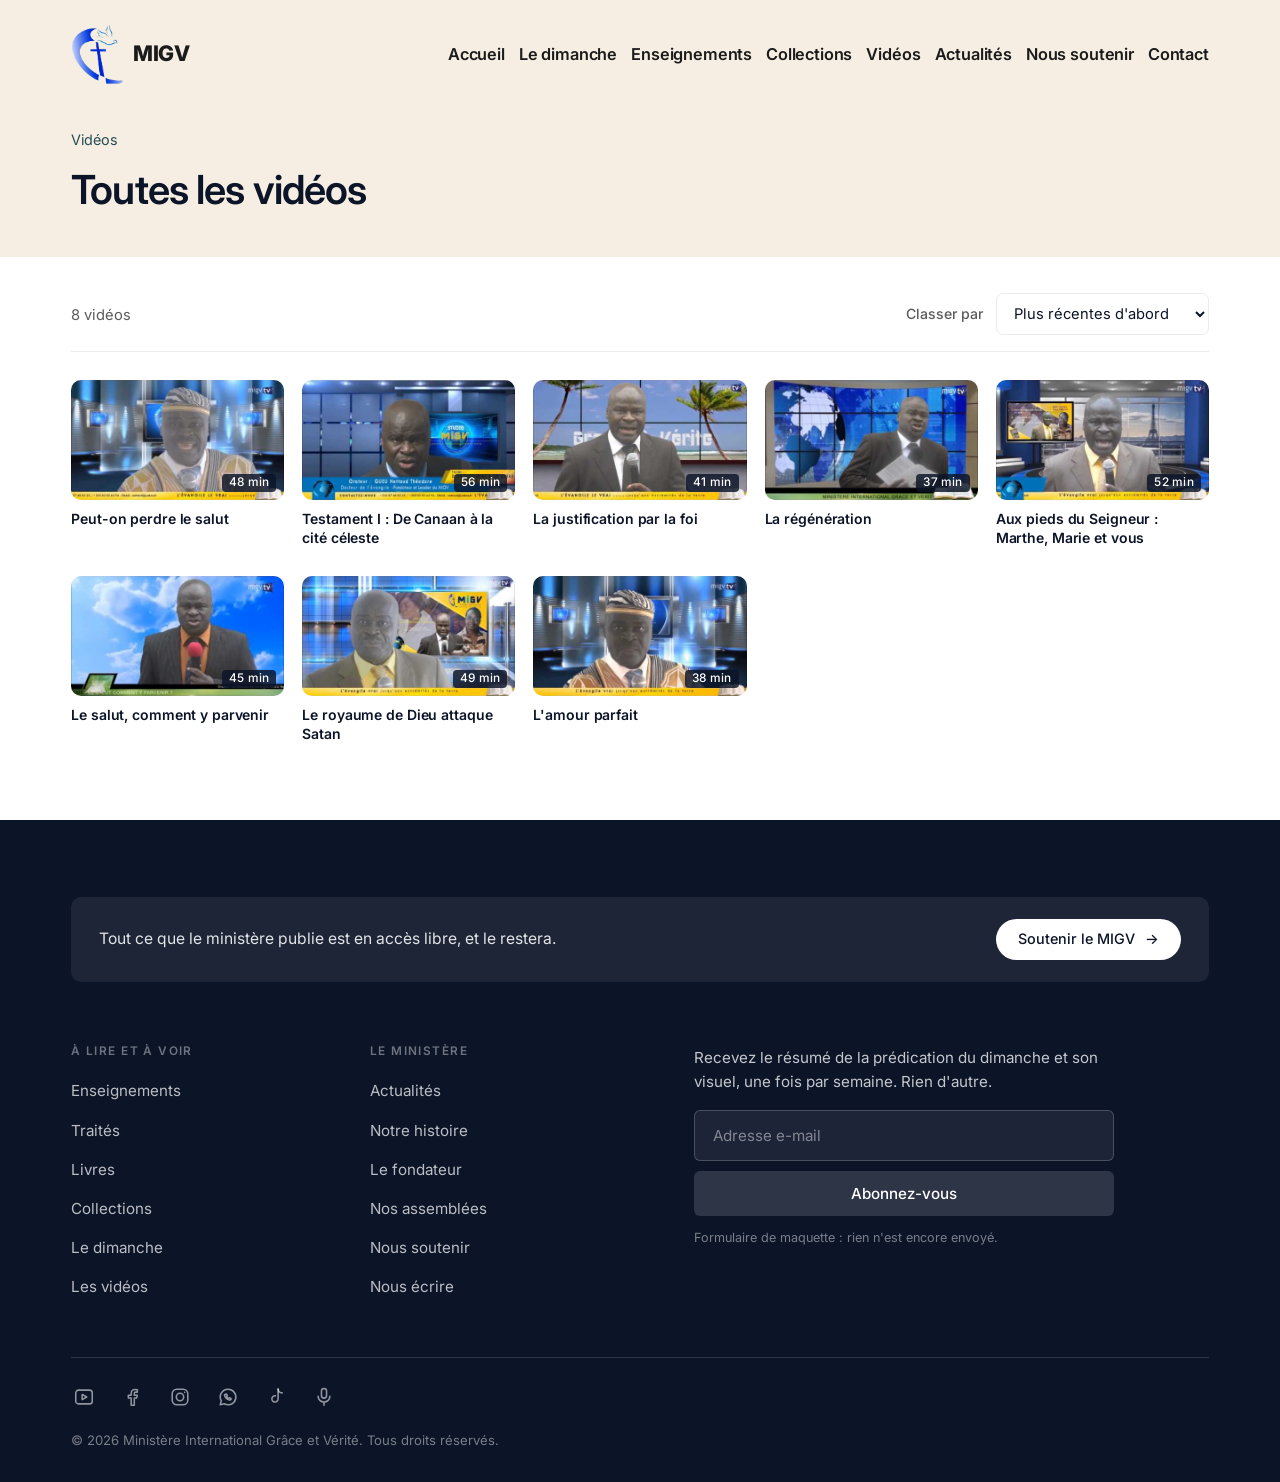
<file: videos-toutes.html>
<!doctype html>
<html lang="fr">
<head>
<meta charset="utf-8">
<meta name="viewport" content="width=device-width,initial-scale=1">
<meta name="robots" content="noindex, nofollow">
<!-- Maquette en relecture. robots.txt demande aux moteurs de ne pas
     parcourir le site ; cette balise leur demande en plus de ne pas
     indexer la page, meme s'ils l'atteignent par un lien. A retirer
     le jour de la vraie mise en ligne. -->
<title>Toutes les vidéos · MIGV</title>
<link rel="preconnect" href="https://fonts.googleapis.com">
<link rel="preconnect" href="https://fonts.gstatic.com" crossorigin>
<link href="https://fonts.googleapis.com/css2?family=Inter:wght@400;500;600;700&display=swap" rel="stylesheet">
<link rel="stylesheet" href="style.css?v=19">
<style>
/* ===================================================================
   LA LISTE COMPLETE DES VIDEOS, SUR SA PROPRE PAGE.

   C'est le principe observe sur la reference : la page d'accueil des
   videos ne liste jamais tout. Elle met une video en avant, montre deux
   rangees courtes et un mur de themes, puis renvoie ici par un seul
   lien. C'est ici, et seulement ici, qu'on trouve tout, avec un tri et
   un affichage par paquets.

   Le bloc est enferme dans la page, comme sur index.html et videos.html :
   style.css n'est pas touchee, les autres pages ne bougent pas.
   =================================================================== */
:root{
  /* --dom est la couleur dominante de style.css. Sans valeur, elle
     retombe sur #0024D8, le bleu electrique d'origine. Il ne se
     voyait plus qu'a trois endroits, mais il s'y voyait bien :
     le trait sous le lien actif du menu, la bordure basse du
     menu mobile ouvert, et les boutons de la carte sous 820 px.
     Une seule ligne les ramene tous les trois dans la palette. */
  --dom:#264D54;

  --encre:#0C1428; --encre2:#1B1B1B;
  --parche:#F6EEE2; --craie:#FFFFFF; --craie2:#FFF9F3;
  --brume:#EBF3F2; --sable:#EADCC0; --gris-chaud:#EDECEB;
  --vert:#264D54; --vert-vif:#3A7781; --terre:#72573A;
  --or:#93CDDD; --plomb:#5B5B5B;
  --ease:cubic-bezier(.22,.61,.36,1);
  --max:1240px;
}
body{background:var(--craie);color:var(--encre2);
  font-family:Inter,system-ui,sans-serif;font-weight:400;line-height:1.65}
/* style.css met Playfair sur les titres et TOUS les h3 en capitales
   (ligne 94) : on neutralise les deux ici. */
h1,h2,h3,h4,h5{font-family:inherit;text-transform:none;
  font-weight:600;letter-spacing:-.022em;line-height:1.2}
.wrap{max-width:var(--max);margin:0 auto;padding:0 clamp(20px,4vw,54px)}

.sur{font:600 .82rem/1 Inter,sans-serif;letter-spacing:.17em;
  text-transform:uppercase;color:var(--vert);display:flex;align-items:center;gap:12px}
.sur::before{content:'';width:26px;height:2px;background:currentColor;flex:none}
.ttl{margin:0;color:var(--encre)}
.t1{font-size:clamp(1.9rem,3.4vw,2.5rem)}   /* 40 px, l'echelle du catalogue */

/* ---- l'entete de page ------------------------------------------- */
.hautpage{background:var(--parche);padding:clamp(96px,10vw,128px) 0 clamp(30px,3.4vw,44px)}
.hautpage .ttl{margin-top:14px}
.fil-ariane{margin:0 0 0;font-size:.9rem;color:var(--plomb)}
.fil-ariane a{color:var(--vert)}
.fil-ariane a:hover{color:var(--encre)}

/* ---- la barre de tri -------------------------------------------- */
.barre{display:flex;align-items:center;justify-content:space-between;gap:18px;
  flex-wrap:wrap;margin:clamp(26px,3vw,36px) 0 clamp(20px,2.4vw,28px);
  padding-bottom:16px;border-bottom:1px solid var(--gris-chaud)}
.barre .cpt{font-size:.92rem;color:var(--plomb)}
.barre label{font:500 .88rem/1 Inter,sans-serif;color:var(--plomb);margin-right:9px}
.barre select{font:400 .92rem/1 Inter,sans-serif;color:var(--encre);
  background:var(--craie);border:1px solid var(--gris-chaud);border-radius:7px;
  padding:10px 13px;cursor:pointer}
.barre select:focus-visible{outline:2px solid var(--vert);outline-offset:2px}
/* la pastille du theme, quand on arrive depuis le mur des themes */
.pastille{display:inline-flex;align-items:center;gap:9px;background:var(--brume);
  color:var(--vert);border-radius:999px;padding:7px 9px 7px 15px;
  font:500 .86rem/1 Inter,sans-serif;margin-left:12px}
.pastille button{border:0;background:rgba(38,77,84,.14);color:var(--vert);
  width:19px;height:19px;border-radius:50%;cursor:pointer;line-height:1;
  font-size:.82rem;display:grid;place-items:center;padding:0}
.pastille button:hover{background:var(--vert);color:var(--craie)}
.pastille[hidden]{display:none}

/* ---- la grille --------------------------------------------------- */
.liste{padding:0 0 clamp(54px,6vw,84px)}
.grille-toutes{display:grid;grid-template-columns:repeat(auto-fill,minmax(204px,1fr));
  gap:clamp(18px,2.2vw,28px) clamp(12px,1.5vw,18px)}

/* la carte, a l'identique de la page d'accueil des videos :
   vignette 16/9, duree posee dessus, titre de 14 px sur deux lignes. */
.vd{display:block;color:inherit}
.vd .cadre{position:relative;display:block;border-radius:10px;overflow:hidden;
  aspect-ratio:16/9;background:var(--gris-chaud)}
.vd img{width:100%;height:100%;object-fit:cover;display:block;
  transition:transform .55s var(--ease)}
.vd:hover img{transform:scale(1.05)}
.vd .duree{position:absolute;right:8px;bottom:8px;
  background:rgba(12,20,40,.82);color:#fff;border-radius:4px;
  padding:3px 7px;font:500 .74rem/1 Inter,sans-serif;letter-spacing:.02em}
.vd .lire{position:absolute;inset:0;display:grid;place-items:center;opacity:0;
  background:rgba(12,20,40,.3);transition:opacity .3s var(--ease)}
.vd:hover .lire,.vd:focus-visible .lire{opacity:1}
.vd .lire i{display:grid;place-items:center;width:46px;height:46px;border-radius:50%;
  background:rgba(255,255,255,.95)}
.vd .lire svg{width:17px;height:17px;fill:var(--vert);margin-left:2px}
.vd h3{margin:10px 0 0;font-size:.875rem;font-weight:600;line-height:1.35;
  letter-spacing:-.008em;color:var(--encre);
  display:-webkit-box;-webkit-line-clamp:2;-webkit-box-orient:vertical;overflow:hidden}
.vd:hover h3{color:var(--vert)}
.rien{margin:40px 0;color:var(--plomb)}

.encore{display:block;margin:clamp(30px,3.4vw,42px) auto 0;
  background:transparent;border:1px solid var(--vert);color:var(--vert);
  border-radius:999px;padding:14px 30px;cursor:pointer;
  font:500 .93rem/1 Inter,sans-serif;transition:background .25s,color .25s}
.encore:hover{background:var(--vert);color:var(--craie)}
.encore[hidden]{display:none}

/* ---- le lecteur -------------------------------------------------- */
.lecteur{position:fixed;inset:0;z-index:90;background:rgba(12,20,40,.9);
  display:none;place-items:center;padding:clamp(16px,4vw,40px)}
.lecteur.on{display:grid}
.lecteur .boite{width:min(1000px,100%)}
.lecteur .rap{position:relative;aspect-ratio:16/9;background:#000;
  border-radius:10px;overflow:hidden}
.lecteur iframe{position:absolute;inset:0;width:100%;height:100%;border:0}
.lecteur .tt{display:flex;align-items:center;justify-content:space-between;
  gap:18px;flex-wrap:wrap;margin-top:14px}
.lecteur h3{margin:0;color:#fff;font-size:1.04rem;font-weight:600}
.ferme{background:rgba(255,255,255,.14);color:#fff;border:0;border-radius:999px;
  padding:11px 20px;cursor:pointer;font:500 .88rem/1 Inter,sans-serif;
  transition:background .25s}
.ferme:hover{background:rgba(255,255,255,.26)}

/* ---- l'en-tete et le pied, comme sur l'accueil ------------------ */
/* L'entete n'est JAMAIS transparente ici : .haut est un aplat de
   parche avec du texte fonce, et ce texte passait sous le logo et
   les liens du menu en defilant. Deux etats pleins, pas d'entre-deux. */
.tete{background:var(--parche)}
.tete.pose{background:#17223E;border-bottom:1px solid rgba(255,255,255,.16);
  box-shadow:0 10px 28px rgba(0,0,0,.28)}
.tete.pose a,.tete.pose b,.tete.pose nav a{color:var(--craie)}
.tete.pose .logo b span{color:rgba(255,255,255,.62)}
.tete.pose .burger span,
.tete.pose .burger span::before,
.tete.pose .burger span::after{background:var(--craie)}
.tete{transition:background .4s var(--ease),opacity .35s var(--ease),transform .35s var(--ease)}
.tete.efface{opacity:0;transform:translateY(-100%);pointer-events:none}

.bt{display:inline-flex;align-items:center;gap:10px;border-radius:999px;
  padding:15px 26px;font:500 .95rem/1 Inter,sans-serif;white-space:nowrap;
  transition:transform .3s var(--ease),background .25s,color .25s}
.bt span{transition:transform .3s var(--ease)}
.bt:hover span{transform:translateX(4px)}
.bt-clair{background:var(--craie);color:var(--encre)}

.pied-neuf{background:var(--encre);color:var(--craie);padding:clamp(56px,6vw,88px) 0 30px}
.appel{display:flex;align-items:center;justify-content:space-between;gap:20px;flex-wrap:wrap;
  background:rgba(255,255,255,.07);border-radius:10px;
  padding:clamp(16px,1.8vw,22px) clamp(18px,2.2vw,28px);margin-bottom:clamp(40px,5vw,66px)}
.appel p{margin:0;font-size:.98rem;color:rgba(255,255,255,.88);max-width:62ch}
.appel .bt{padding:13px 22px;font-size:.9rem}
.corps{display:grid;grid-template-columns:minmax(0,1fr) minmax(0,.92fr);
  gap:clamp(30px,5vw,80px);padding-bottom:clamp(36px,4vw,56px)}
@media(max-width:860px){.corps{grid-template-columns:1fr}}
.colonnes{display:grid;grid-template-columns:repeat(2,1fr);gap:clamp(20px,3vw,46px)}
@media(max-width:460px){.colonnes{grid-template-columns:1fr}}
.colonnes a{display:block;padding:7px 0;font-size:.95rem;color:rgba(255,255,255,.72);
  transition:color .25s,transform .25s var(--ease)}
.colonnes a:hover{color:var(--craie);transform:translateX(4px)}
.lettre p{margin:0 0 16px;font-size:.95rem;line-height:1.6;color:rgba(255,255,255,.76);max-width:44ch}
.lettre form{display:flex;flex-direction:column;gap:10px;max-width:420px}
.lettre input{background:rgba(255,255,255,.07);color:var(--craie);
  border:1px solid rgba(255,255,255,.2);border-radius:6px;padding:15px 18px;
  font:400 .95rem/1 Inter,sans-serif;outline:0;transition:border-color .3s}
.lettre input::placeholder{color:rgba(255,255,255,.45)}
.lettre input:focus{border-color:rgba(255,255,255,.55)}
.lettre button{border:0;border-radius:6px;padding:15px 18px;cursor:pointer;
  background:rgba(255,255,255,.14);color:var(--craie);
  font:500 .95rem/1 Inter,sans-serif;transition:background .25s}
.lettre button:hover{background:rgba(255,255,255,.24)}
.lettre .note{margin:12px 0 0;font-size:.79rem;color:rgba(255,255,255,.45)}
.pied-neuf .bas{padding-top:26px;border-top:1px solid rgba(255,255,255,.14)}
.reseaux{list-style:none;margin:0 0 20px;padding:0;display:flex;flex-wrap:wrap;gap:18px}
.reseaux a{display:grid;place-items:center;width:44px;height:44px;
  margin:-9px;
  color:rgba(255,255,255,.55);transition:color .25s,transform .25s var(--ease)}
.reseaux a:hover{color:var(--craie);transform:translateY(-2px)}
.reseaux svg{width:22px;height:22px;fill:none;stroke:currentColor;stroke-width:1.7;
  stroke-linecap:round;stroke-linejoin:round}
.droits{margin:0;font-size:.82rem;color:rgba(255,255,255,.45)}

@media(prefers-reduced-motion:reduce){.vd img{transition:none}}
</style>
<!-- EN DERNIER, ET C'EST VOLONTAIRE : une regle @media n'ajoute
     aucune specificite, donc le bloc mobile doit venir APRES les
     regles qu'il corrige, sans quoi il est ignore. -->
<link rel="stylesheet" href="mobile.css?v=7">

</head>
<body>

<header class="tete clair" id="entete"></header>

<section class="hautpage">
  <div class="wrap">
    <p class="fil-ariane"><a href="videos.html">Vidéos</a></p>
    <h1 class="ttl t1">Toutes les vidéos</h1>
  </div>
</section>

<section class="liste">
  <div class="wrap">
    <div class="barre">
      <div>
        <span class="cpt" id="cpt"></span>
        <span class="pastille" id="pastille" hidden>
          <span id="pastille-t"></span>
          <button type="button" id="pastille-x" aria-label="Retirer le filtre">&times;</button>
        </span>
      </div>
      <div>
        <label for="tri">Classer par</label>
        <select id="tri">
          <option value="recent">Plus récentes d'abord</option>
          <option value="ancien">Plus anciennes d'abord</option>
          <option value="az">Titre de A à Z</option>
          <option value="za">Titre de Z à A</option>
          <option value="long">Durée, la plus longue</option>
          <option value="court">Durée, la plus courte</option>
        </select>
      </div>
    </div>
    <div class="grille-toutes" id="grille"></div>
    <button class="encore" id="encore" hidden>Afficher plus de vidéos</button>
  </div>
</section>

<footer class="pied-neuf">
  <div class="wrap">

    <div class="appel">
      <p>Tout ce que le ministère publie est en accès libre, et le restera.</p>
      <a class="bt bt-clair" href="soutenir.html">Soutenir le MIGV <span>&rarr;</span></a>
    </div>

    <div class="corps">
      <div class="colonnes">
        <div>
        <h4>À lire et à voir</h4>
        <a href="enseignements.html">Enseignements</a>
        <a href="traites.html">Traités</a>
        <a href="livres.html">Livres</a>
        <a href="collections.html">Collections</a>
        <a href="dimanche.html">Le dimanche</a>
        <a href="videos.html">Les vidéos</a>
        </div>
        <div>
        <h4>Le ministère</h4>
        <a href="actualites.html">Actualités</a>
        <a href="histoire.html">Notre histoire</a>
        <a href="biographie.html">Le fondateur</a>
        <a href="contact.html">Nos assemblées</a>
        <a href="soutenir.html">Nous soutenir</a>
        <a href="contact.html">Nous écrire</a>
        </div>
      </div>
      <div class="lettre">
        <p>Recevez le résumé de la prédication du dimanche et son visuel,
        une fois par semaine. Rien d'autre.</p>
        <form onsubmit="return inscrire(event)">
          <input id="courriel" type="email" placeholder="Adresse e-mail" required
                 aria-label="Votre adresse e-mail">
          <button type="submit">Abonnez-vous</button>
        </form>
        <p class="note" id="note">Formulaire de maquette : rien n'est encore envoyé.</p>
      </div>
    </div>

    <div class="bas">
      <ul class="reseaux">
      <li><a href="#" aria-label="YouTube" title="YouTube"><svg viewBox="0 0 24 24" aria-hidden="true"><path d="M3 7.5a3 3 0 0 1 3-3h12a3 3 0 0 1 3 3v9a3 3 0 0 1-3 3H6a3 3 0 0 1-3-3Z"/><path d="M10 9.2 15 12l-5 2.8Z"/></svg></a></li>
      <li><a href="#" aria-label="Facebook" title="Facebook"><svg viewBox="0 0 24 24" aria-hidden="true"><path d="M14.5 21v-8h2.7l.5-3h-3.2V8.2c0-.9.3-1.5 1.6-1.5h1.7V4a22 22 0 0 0-2.5-.1c-2.5 0-4.2 1.5-4.2 4.3V10H8v3h3.1v8Z"/></svg></a></li>
      <li><a href="#" aria-label="Instagram" title="Instagram"><svg viewBox="0 0 24 24" aria-hidden="true"><rect x="3.5" y="3.5" width="17" height="17" rx="5"/><circle cx="12" cy="12" r="4"/><circle cx="17.1" cy="6.9" r=".9" fill="currentColor" stroke="none"/></svg></a></li>
      <li><a href="#" aria-label="WhatsApp" title="WhatsApp"><svg viewBox="0 0 24 24" aria-hidden="true"><path d="M12 3.5a8.5 8.5 0 0 0-7.3 12.8L3.5 20.5l4.4-1.1A8.5 8.5 0 1 0 12 3.5Z"/><path d="M9 9.4c.3-.7.6-.7.9-.7.3 0 .6.1.8.6l.5 1.2-.7.8c.5 1 1.3 1.8 2.3 2.3l.8-.7 1.2.5c.5.2.6.5.6.8 0 .3 0 .6-.7.9-.8.3-2 .2-3.5-.8a9 9 0 0 1-2.6-3c-.5-1-.4-1.5-.3-1.9Z"/></svg></a></li>
      <li><a href="#" aria-label="TikTok" title="TikTok"><svg viewBox="0 0 24 24" aria-hidden="true"><path d="M14.3 3.2v10.9a3.4 3.4 0 1 1-2.9-3.4"/><path d="M14.3 3.2a4.6 4.6 0 0 0 4.4 4.3"/></svg></a></li>
      <li><a href="#" aria-label="Podcast" title="Podcast"><svg viewBox="0 0 24 24" aria-hidden="true"><rect x="9.2" y="2.8" width="5.6" height="10.4" rx="2.8"/><path d="M5.6 11.2a6.4 6.4 0 0 0 12.8 0M12 17.6V21"/></svg></a></li>
      </ul>
      <p class="droits">&copy; 2026 Ministère International Grâce et Vérité. Tous droits réservés.</p>
    </div>

  </div>
</footer>

<div class="lecteur" id="lecteur"><div class="boite">
  <div class="rap" id="rap"></div>
  <div class="tt"><h3 id="ltit"></h3><button class="ferme" id="lferme">Fermer</button></div>
</div></div>

<script src="ressources.js?v=1"></script>
<script src="commun.js?v=20"></script>
<script>


/* les donnees et les outils viennent de ressources.js */
const lien=lienVideo;
const vignette=vignetteVideo;
const minutes=minutesVideo;
const ech=echapper;

function carte(v){
  return '<a class="vd" href="#" data-i="'+VIDS.indexOf(v)+'">'
   +'<span class="cadre">'
     +'<img loading="lazy" decoding="async" src="'+vignette(v)+'" alt="">'
     +'<span class="lire"><i><svg viewBox="0 0 24 24" aria-hidden="true"><path d="M8 5v14l11-7z"/></svg></i></span>'
     +'<span class="duree">'+ech(v.d)+'</span>'
   +'</span>'
   +'<h3>'+ech(v.t)+'</h3></a>';
}

/* le theme arrive dans l'adresse, pose par le mur des themes */
var PAQUET=12, montre=PAQUET;
var filtre=new URLSearchParams(location.search).get('t');
if(filtre && !VIDS.some(function(v){return v.s===filtre})) filtre=null;

function triees(){
  var l=VIDS.slice();
  if(filtre) l=l.filter(function(v){return v.s===filtre});
  var m=document.getElementById('tri').value;
  if(m==='ancien') l.reverse();
  else if(m==='az') l.sort(function(a,b){return a.t.localeCompare(b.t,'fr')});
  else if(m==='za') l.sort(function(a,b){return b.t.localeCompare(a.t,'fr')});
  else if(m==='long') l.sort(function(a,b){return minutes(b)-minutes(a)});
  else if(m==='court') l.sort(function(a,b){return minutes(a)-minutes(b)});
  return l;
}

function rendre(){
  var l=triees();
  document.getElementById('cpt').textContent=l.length+(l.length>1?' vidéos':' vidéo');
  var p=document.getElementById('pastille');
  p.hidden=!filtre;
  if(filtre) document.getElementById('pastille-t').textContent=filtre;
  document.getElementById('grille').innerHTML=
    l.length ? l.slice(0,montre).map(carte).join('')
             : '<p class="rien">Aucune vidéo pour ce thème pour le moment.</p>';
  var b=document.getElementById('encore');
  b.hidden = montre>=l.length;
  b.textContent='Afficher plus de vidéos ('+(l.length-montre)+')';
  brancher();
}

document.getElementById('tri').onchange=function(){montre=PAQUET;rendre()};
document.getElementById('encore').onclick=function(){montre+=PAQUET;rendre()};
document.getElementById('pastille-x').onclick=function(){
  filtre=null; montre=PAQUET; rendre();
  history.replaceState(null,'','videos-toutes.html');
};

/* ---- le lecteur -------------------------------------------------- */
function ouvrir(i){
  var v=VIDS[i];
  document.getElementById('rap').innerHTML=
    '<iframe src="'+lien(v)+'" allow="autoplay; encrypted-media" allowfullscreen'
    +' title="'+ech(v.t)+'"></iframe>';
  document.getElementById('ltit').textContent=v.t;
  document.getElementById('lecteur').classList.add('on');
  document.body.style.overflow='hidden';
}
function brancher(){
  document.querySelectorAll('[data-i]').forEach(function(a){
    a.onclick=function(e){e.preventDefault();ouvrir(+a.dataset.i)};
  });
}
function fermer(){
  document.getElementById('lecteur').classList.remove('on');
  document.getElementById('rap').innerHTML='';
  document.body.style.overflow='';
}
document.getElementById('lferme').onclick=fermer;
document.getElementById('lecteur').onclick=function(e){if(e.target.id==='lecteur')fermer()};
addEventListener('keydown',function(e){if(e.key==='Escape')fermer()});

rendre();

/* commun.js saute volontairement un entete marque "clair" : la page
   decide elle-meme quand il se pose. */
var tete=document.querySelector('.tete'),
    pied=document.querySelector('.pied-neuf'),
    haut=document.querySelector('.hautpage');
function poser(){
  /* hauteur reelle de l'entete : 108 px au bureau, 68 au telephone */
  var h=haut.offsetHeight-tete.offsetHeight;
  tete.classList.toggle('clair', scrollY < h);
  tete.classList.toggle('pose',  scrollY >= h);
}
addEventListener('scroll', poser, {passive:true});
addEventListener('resize', poser, {passive:true});
poser();

new IntersectionObserver(function(es){
  tete.classList.toggle('efface', es[0].isIntersecting);
},{rootMargin:'0px 0px -88% 0px'}).observe(pied);

function inscrire(e){
  e.preventDefault();
  document.getElementById('note').textContent=
    'Merci. Le formulaire sera relié dès la mise en ligne.';
  return false;
}
</script>
</body>
</html>
</file>
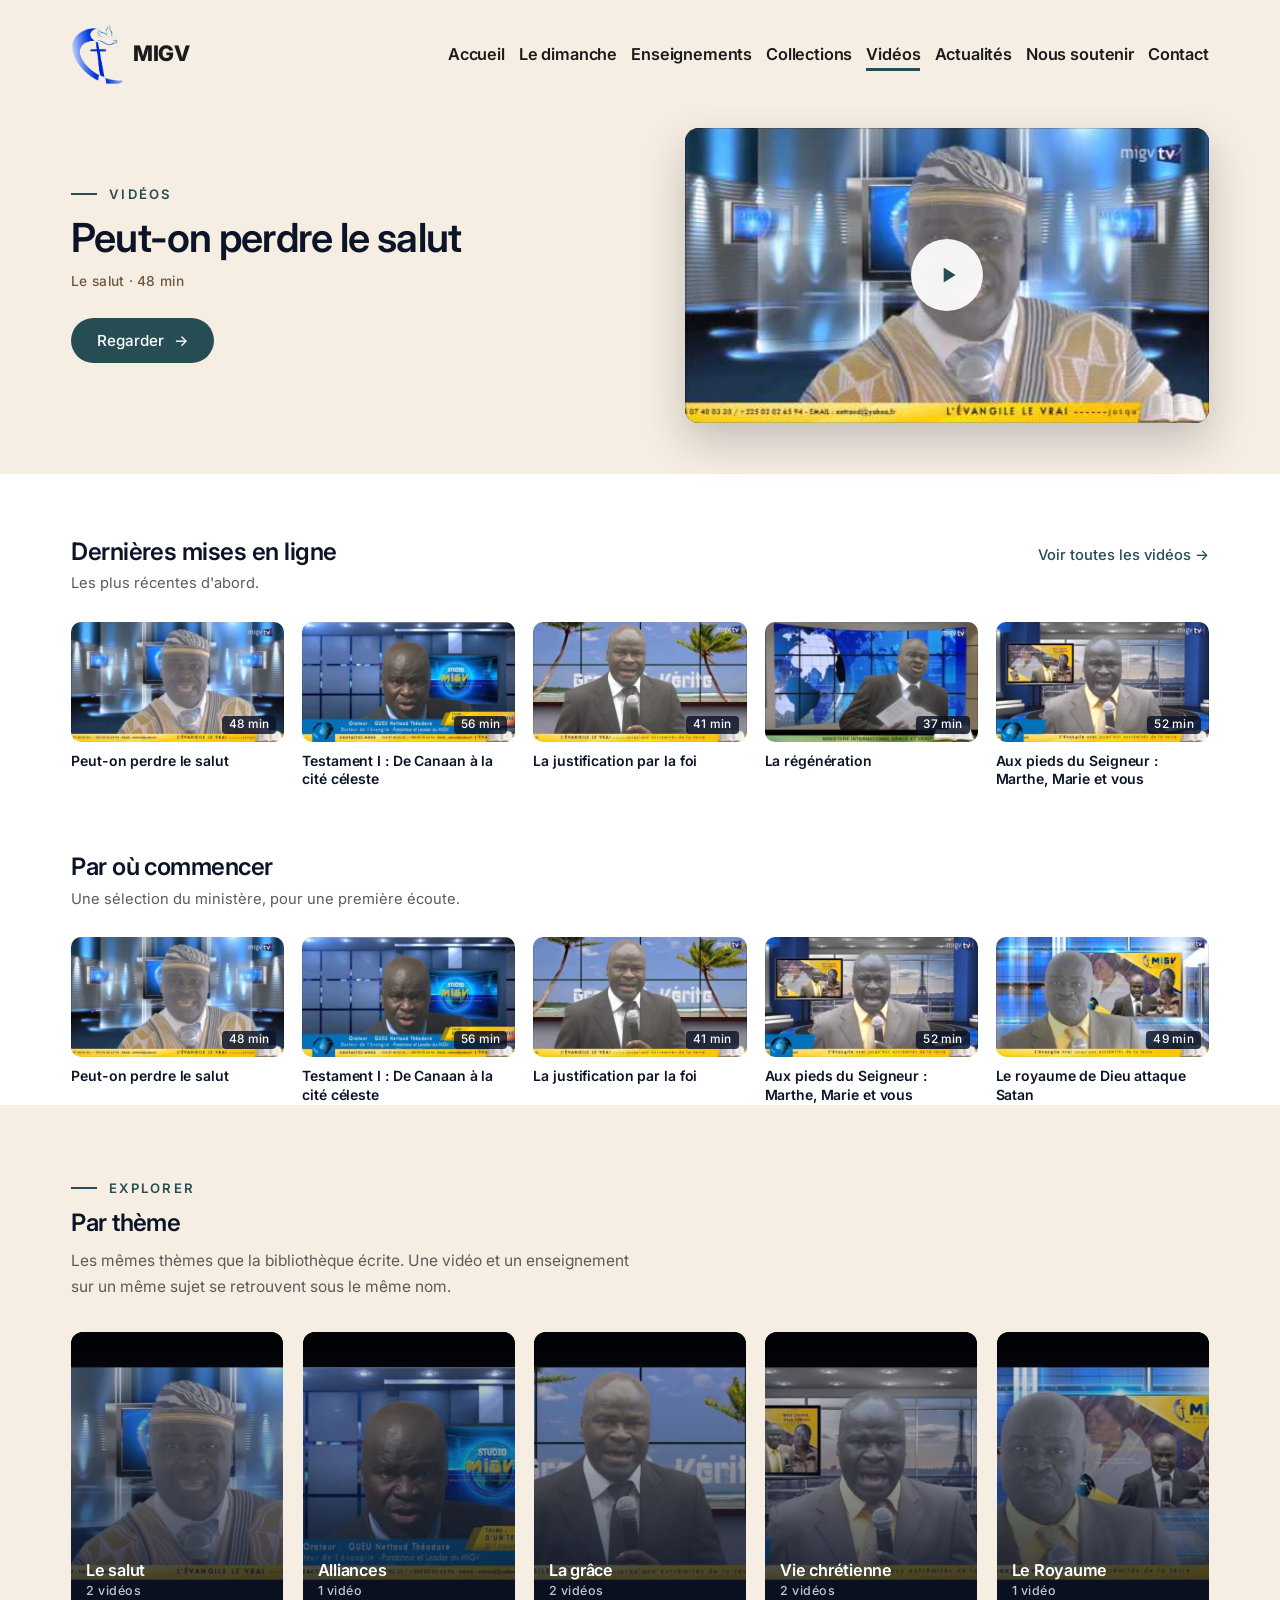
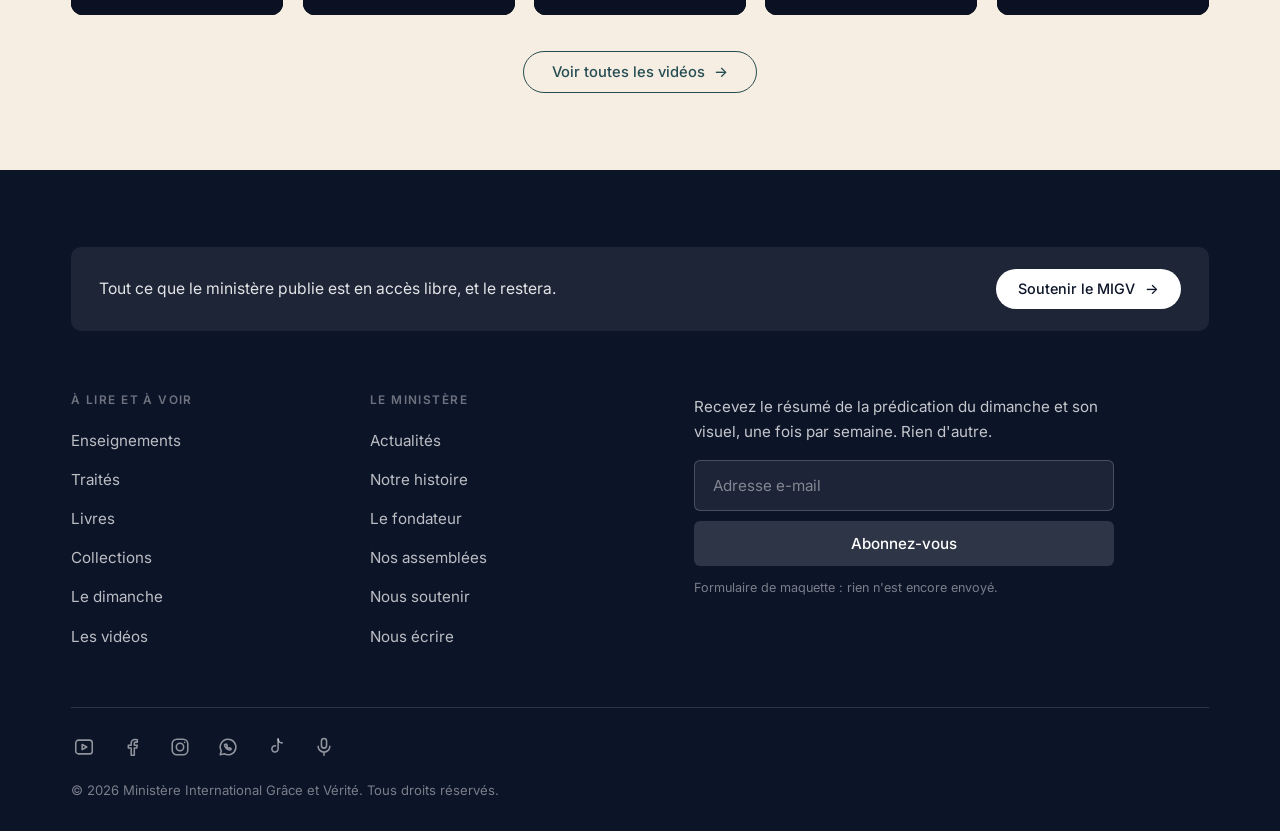
<file: videos.html>
<!doctype html>
<html lang="fr">
<head>
<meta charset="utf-8">
<meta name="viewport" content="width=device-width,initial-scale=1">
<meta name="robots" content="noindex, nofollow">
<!-- Maquette en relecture. robots.txt demande aux moteurs de ne pas
     parcourir le site ; cette balise leur demande en plus de ne pas
     indexer la page, meme s'ils l'atteignent par un lien. A retirer
     le jour de la vraie mise en ligne. -->
<title>Vidéos · MIGV</title>
<link rel="preconnect" href="https://fonts.googleapis.com">
<link rel="preconnect" href="https://fonts.gstatic.com" crossorigin>
<link href="https://fonts.googleapis.com/css2?family=Inter:wght@400;500;600;700&display=swap" rel="stylesheet">
<link rel="stylesheet" href="style.css?v=19">
<style>
/* ===================================================================
   LA PAGE VIDEOS, DANS LE SYSTEME DE L'ACCUEIL.

   Tout ce qui suit est enferme dans ce bloc, exactement comme sur
   index.html : la feuille partagee n'est pas touchee, les neuf autres
   pages ne bougent pas. Le jour ou la migration generale se fera, ce
   bloc remontera dans style.css et disparaitra d'ici.

   Le rangement reprend le principe observe chez BibleProject : on ne
   deverse jamais tout d'un coup. Une mise en avant, deux rangees
   courtes, une grille de themes, et la liste complete en dernier,
   derriere un tri et un bouton.
   =================================================================== */
:root{
  /* --dom est la couleur dominante de style.css. Sans valeur, elle
     retombe sur #0024D8, le bleu electrique d'origine. Il ne se
     voyait plus qu'a trois endroits, mais il s'y voyait bien :
     le trait sous le lien actif du menu, la bordure basse du
     menu mobile ouvert, et les boutons de la carte sous 820 px.
     Une seule ligne les ramene tous les trois dans la palette. */
  --dom:#264D54;

  --encre:#0C1428; --encre2:#1B1B1B;
  --parche:#F6EEE2; --craie:#FFFFFF; --craie2:#FFF9F3;
  --brume:#EBF3F2; --sable:#EADCC0; --gris-chaud:#EDECEB;
  --vert:#264D54; --vert-vif:#3A7781; --terre:#72573A;
  --or:#93CDDD; --plomb:#5B5B5B;
  --ease:cubic-bezier(.22,.61,.36,1);
  --max:1240px;
}
body{background:var(--craie);color:var(--encre2);
  font-family:Inter,system-ui,sans-serif;font-weight:400;line-height:1.65}
/* la feuille partagee met Playfair sur les titres, et surtout elle met
   TOUS les h3 et h4 en capitales (style.css ligne 94). On neutralise les
   deux ici, sur cette page seulement : sans cela les titres de vignette
   s'affichent en majuscules et deviennent illisibles sur deux lignes. */
h1,h2,h3,h4,h5{font-family:inherit;text-transform:none;
  font-weight:600;letter-spacing:-.028em;line-height:1.2}
.wrap{max-width:var(--max);margin:0 auto;padding:0 clamp(20px,4vw,54px)}

.sur{font:600 .82rem/1 Inter,sans-serif;letter-spacing:.17em;
  text-transform:uppercase;color:var(--vert);display:flex;align-items:center;gap:12px}
.sur::before{content:'';width:26px;height:2px;background:currentColor;flex:none}
/* L'ECHELLE D'UNE PAGE DE RANGEMENT, PAS D'UNE PAGE D'ACCUEIL.
   Mesure prise sur la reference : titre principal 40 px, intertitre de
   section 24 px, titre de vignette 14 px. La landing monte a 65 et 37 :
   c'est juste pour une porte d'entree, c'est criard pour un catalogue. */
.ttl{margin:0;font-weight:600;letter-spacing:-.022em;line-height:1.15;color:var(--encre)}
.t1{font-size:clamp(1.9rem,3.4vw,2.5rem)}   /* 40 px au-dela de 1176 px */
.t2{font-size:clamp(1.25rem,2vw,1.5rem)}    /* 24 px */
.txt{color:var(--plomb);font-size:.97rem;max-width:56ch}

.bt{display:inline-flex;align-items:center;gap:10px;border-radius:999px;
  padding:15px 26px;font:500 .95rem/1 Inter,sans-serif;white-space:nowrap;
  transition:transform .3s var(--ease),background .25s,color .25s}
.bt span{transition:transform .3s var(--ease)}
.bt:hover span{transform:translateX(4px)}
.bt-plein{background:var(--vert);color:var(--craie)}
.bt-plein:hover{background:var(--encre)}
.bt-clair{background:var(--craie);color:var(--encre)}

/* ---- 1. LA MISE EN AVANT ---------------------------------------- */
.phare{background:var(--parche);padding:clamp(96px,10vw,128px) 0 clamp(34px,4vw,52px)}
.phare .duo{display:grid;grid-template-columns:minmax(0,1.05fr) minmax(0,1fr);
  gap:clamp(30px,5vw,70px);align-items:center}
@media(max-width:900px){.phare .duo{grid-template-columns:1fr}}
.phare .ttl{margin-top:14px}
.meta-phare{margin:10px 0 0;font:500 .86rem/1.5 Inter,sans-serif;
  letter-spacing:.02em;color:var(--terre)}
.phare .meta-phare{margin-bottom:26px}
.affiche{position:relative;display:block;border-radius:14px;overflow:hidden;
  aspect-ratio:16/9;background:var(--encre);box-shadow:0 18px 44px rgba(12,20,40,.22)}
.affiche img{width:100%;height:100%;object-fit:cover;display:block;
  transition:transform .7s var(--ease)}
.affiche:hover img{transform:scale(1.04)}
.affiche .jouer{position:absolute;inset:0;display:grid;place-items:center}
.affiche .jouer i{display:grid;place-items:center;width:72px;height:72px;border-radius:50%;
  background:rgba(255,255,255,.93);transition:transform .35s var(--ease)}
.affiche:hover .jouer i{transform:scale(1.09)}
.affiche .jouer svg{width:26px;height:26px;fill:var(--vert);margin-left:3px}

/* ---- 2 et 3. LES DEUX RANGEES ----------------------------------- */
.rangee{padding:clamp(44px,5vw,70px) 0 0}
.rangee:last-of-type{padding-bottom:clamp(44px,5vw,70px)}
.tete-rangee{display:flex;align-items:baseline;justify-content:space-between;
  gap:20px;flex-wrap:wrap;margin-bottom:clamp(18px,2.2vw,26px)}
.tete-rangee p{margin:6px 0 0;font-size:.92rem;color:var(--plomb)}
.tete-rangee a{font:500 .92rem/1 Inter,sans-serif;color:var(--vert);white-space:nowrap}
.tete-rangee a:hover{color:var(--encre)}
/* sous 900 px la rangee devient une piste qui glisse au doigt, comme
   chez eux : cinq cartes ne tiennent pas de front sur un telephone. */
.piste{display:grid;grid-template-columns:repeat(5,minmax(0,1fr));
  gap:clamp(12px,1.4vw,18px)}
@media(max-width:900px){
  /* La piste doit atteindre les deux bords de l'ecran, alors que son
     parent .wrap est rentre de son padding. On annule donc ce padding
     par une marge negative EXACTEMENT egale.

     L'ecriture precedente, « margin:0 calc(50% - 50vw) », debordait de
     8 px sur telephone : vw compte la barre de defilement verticale,
     50% ne la compte pas. L'ecart entre les deux, c'est la largeur de
     la barre, et la piste sortait de l'ecran d'autant.

     En reprenant la meme expression que le padding de .wrap, les deux
     se compensent au pixel, barre de defilement ou pas.            */
  .piste{display:flex;overflow-x:auto;scroll-snap-type:x mandatory;
    padding-bottom:12px;
    margin-left:calc(-1 * clamp(20px,4vw,54px));
    margin-right:calc(-1 * clamp(20px,4vw,54px));
    padding-left:clamp(20px,4vw,54px);
    padding-right:clamp(20px,4vw,54px);-webkit-overflow-scrolling:touch}
  .piste::-webkit-scrollbar{height:4px}
  .piste::-webkit-scrollbar-thumb{background:var(--gris-chaud);border-radius:2px}
  .piste>*{flex:0 0 min(74vw,280px);scroll-snap-align:start}
}

/* la carte video : vignette 16/9, duree posee dessus, titre dessous */
.vd{display:block;color:inherit}
.vd .cadre{position:relative;display:block;border-radius:10px;overflow:hidden;
  aspect-ratio:16/9;background:var(--gris-chaud)}
.vd img{width:100%;height:100%;object-fit:cover;display:block;
  transition:transform .55s var(--ease)}
.vd:hover img{transform:scale(1.05)}
.vd .duree{position:absolute;right:8px;bottom:8px;
  background:rgba(12,20,40,.82);color:#fff;border-radius:4px;
  padding:3px 7px;font:500 .74rem/1 Inter,sans-serif;letter-spacing:.02em}
.vd .lire{position:absolute;inset:0;display:grid;place-items:center;opacity:0;
  background:rgba(12,20,40,.3);transition:opacity .3s var(--ease)}
.vd:hover .lire,.vd:focus-visible .lire{opacity:1}
.vd .lire i{display:grid;place-items:center;width:46px;height:46px;border-radius:50%;
  background:rgba(255,255,255,.95)}
.vd .lire svg{width:17px;height:17px;fill:var(--vert);margin-left:2px}
/* 14 px, et deux lignes au maximum : c'est ce qui tient la carte a 156 px
   de haut. La ligne du theme sous le titre est retiree, elle rallongeait
   chaque carte de 42 px et donc toute la page. */
.vd h3{margin:10px 0 0;font-size:.875rem;font-weight:600;line-height:1.35;
  letter-spacing:-.008em;color:var(--encre);
  display:-webkit-box;-webkit-line-clamp:2;-webkit-box-orient:vertical;
  overflow:hidden}
.vd:hover h3{color:var(--vert)}

/* ---- 4. LA GRILLE DES THEMES ------------------------------------ */
.themes{background:var(--parche);padding:clamp(54px,6vw,84px) 0}
.grille-themes{display:grid;grid-template-columns:repeat(auto-fill,minmax(176px,1fr));
  gap:clamp(12px,1.5vw,20px);margin-top:clamp(22px,2.6vw,32px)}
.th{position:relative;display:block;border-radius:12px;overflow:hidden;
  aspect-ratio:3/4;background:var(--encre);color:var(--craie)}
.th img{position:absolute;inset:0;width:100%;height:100%;object-fit:cover;
  transition:transform .6s var(--ease)}
.th:hover img{transform:scale(1.06)}
.th .voile{position:absolute;inset:0;
  background:linear-gradient(180deg,rgba(12,20,40,.12) 0%,rgba(12,20,40,.42) 48%,rgba(12,20,40,.88) 100%)}
.th .dedans{position:absolute;left:0;right:0;bottom:0;padding:16px 15px 17px}
.th h3{margin:0;font-size:1.02rem;font-weight:600;line-height:1.25;
  letter-spacing:-.015em;color:#fff}
.th .cpt{display:block;margin-top:5px;font:500 .78rem/1 Inter,sans-serif;
  letter-spacing:.04em;color:rgba(255,255,255,.76)}

/* le lien vers la page de la liste complete */
.vers-tout{margin:clamp(26px,3vw,36px) 0 0;text-align:center}
.vers-tout a{display:inline-flex;align-items:center;gap:9px;
  border:1px solid var(--vert);color:var(--vert);border-radius:999px;
  padding:13px 28px;font:500 .92rem/1 Inter,sans-serif;
  transition:background .25s,color .25s}
.vers-tout a span{transition:transform .3s var(--ease)}
.vers-tout a:hover{background:var(--vert);color:var(--craie)}
.vers-tout a:hover span{transform:translateX(4px)}

/* ---- le lecteur ------------------------------------------------- */
.lecteur{position:fixed;inset:0;z-index:90;background:rgba(12,20,40,.9);
  display:none;place-items:center;padding:clamp(16px,4vw,40px)}
.lecteur.on{display:grid}
.lecteur .boite{width:min(1000px,100%)}
.lecteur .rap{position:relative;aspect-ratio:16/9;background:#000;
  border-radius:10px;overflow:hidden}
.lecteur iframe{position:absolute;inset:0;width:100%;height:100%;border:0}
.lecteur .tt{display:flex;align-items:center;justify-content:space-between;
  gap:18px;flex-wrap:wrap;margin-top:14px}
.lecteur h3{margin:0;color:#fff;font-size:1.04rem;font-weight:600}
.ferme{background:rgba(255,255,255,.14);color:#fff;border:0;border-radius:999px;
  padding:11px 20px;cursor:pointer;font:500 .88rem/1 Inter,sans-serif;
  transition:background .25s}
.ferme:hover{background:rgba(255,255,255,.26)}

/* ---- l'en-tete et le pied, comme sur l'accueil ------------------ */
/* L'entete n'est JAMAIS transparente ici : .haut est un aplat de
   parche avec du texte fonce, et ce texte passait sous le logo et
   les liens du menu en defilant. Deux etats pleins, pas d'entre-deux. */
.tete{background:var(--parche)}
.tete.pose{background:#17223E;border-bottom:1px solid rgba(255,255,255,.16);
  box-shadow:0 10px 28px rgba(0,0,0,.28)}
.tete.pose a,.tete.pose b,.tete.pose nav a{color:var(--craie)}
.tete.pose .logo b span{color:rgba(255,255,255,.62)}
.tete.pose .burger span,
.tete.pose .burger span::before,
.tete.pose .burger span::after{background:var(--craie)}
.tete{transition:background .4s var(--ease),opacity .35s var(--ease),transform .35s var(--ease)}
.tete.efface{opacity:0;transform:translateY(-100%);pointer-events:none}

.pied-neuf{background:var(--encre);color:var(--craie);padding:clamp(56px,6vw,88px) 0 30px}
.appel{display:flex;align-items:center;justify-content:space-between;gap:20px;flex-wrap:wrap;
  background:rgba(255,255,255,.07);border-radius:10px;
  padding:clamp(16px,1.8vw,22px) clamp(18px,2.2vw,28px);margin-bottom:clamp(40px,5vw,66px)}
.appel p{margin:0;font-size:.98rem;color:rgba(255,255,255,.88);max-width:62ch}
.appel .bt{padding:13px 22px;font-size:.9rem}
.corps{display:grid;grid-template-columns:minmax(0,1fr) minmax(0,.92fr);
  gap:clamp(30px,5vw,80px);padding-bottom:clamp(36px,4vw,56px)}
@media(max-width:860px){.corps{grid-template-columns:1fr}}
.colonnes{display:grid;grid-template-columns:repeat(2,1fr);gap:clamp(20px,3vw,46px)}
@media(max-width:460px){.colonnes{grid-template-columns:1fr}}
.colonnes a{display:block;padding:7px 0;font-size:.95rem;color:rgba(255,255,255,.72);
  transition:color .25s,transform .25s var(--ease)}
.colonnes a:hover{color:var(--craie);transform:translateX(4px)}
.lettre p{margin:0 0 16px;font-size:.95rem;line-height:1.6;color:rgba(255,255,255,.76);max-width:44ch}
.lettre form{display:flex;flex-direction:column;gap:10px;max-width:420px}
.lettre input{background:rgba(255,255,255,.07);color:var(--craie);
  border:1px solid rgba(255,255,255,.2);border-radius:6px;padding:15px 18px;
  font:400 .95rem/1 Inter,sans-serif;outline:0;transition:border-color .3s}
.lettre input::placeholder{color:rgba(255,255,255,.45)}
.lettre input:focus{border-color:rgba(255,255,255,.55)}
.lettre button{border:0;border-radius:6px;padding:15px 18px;cursor:pointer;
  background:rgba(255,255,255,.14);color:var(--craie);
  font:500 .95rem/1 Inter,sans-serif;transition:background .25s}
.lettre button:hover{background:rgba(255,255,255,.24)}
.lettre .note{margin:12px 0 0;font-size:.79rem;color:rgba(255,255,255,.45)}
.pied-neuf .bas{padding-top:26px;border-top:1px solid rgba(255,255,255,.14)}
.reseaux{list-style:none;margin:0 0 20px;padding:0;display:flex;flex-wrap:wrap;gap:18px}
.reseaux a{display:grid;place-items:center;width:44px;height:44px;
  margin:-9px;
  color:rgba(255,255,255,.55);transition:color .25s,transform .25s var(--ease)}
.reseaux a:hover{color:var(--craie);transform:translateY(-2px)}
.reseaux svg{width:22px;height:22px;fill:none;stroke:currentColor;stroke-width:1.7;
  stroke-linecap:round;stroke-linejoin:round}
.droits{margin:0;font-size:.82rem;color:rgba(255,255,255,.45)}

/* la revelation au defilement, identique a l'accueil */
.rv{opacity:0;transform:translateY(22px);transition:opacity .7s var(--ease),transform .7s var(--ease)}
.rv.vu{opacity:1;transform:none}
@media(prefers-reduced-motion:reduce){
  .rv{opacity:1;transform:none;transition:none}
  .vd img,.th img,.affiche img{transition:none}
}
</style>
<!-- EN DERNIER, ET C'EST VOLONTAIRE : une regle @media n'ajoute
     aucune specificite, donc le bloc mobile doit venir APRES les
     regles qu'il corrige, sans quoi il est ignore. -->
<link rel="stylesheet" href="mobile.css?v=7">

</head>
<body>

<header class="tete clair" id="entete"></header>

<!-- ===== 1. LA MISE EN AVANT ===== -->
<section class="phare">
  <div class="wrap duo">
    <!-- Le heros met en avant UNE video, il n'annonce pas la page. Le
         titre affiche ici est celui de la predication, pas celui du
         site : c'est une recommandation, pas une banniere. -->
    <div class="rv">
      <div class="sur">Vidéos</div>
      <h1 class="ttl t1" id="phare-t"></h1>
      <p class="meta-phare" id="phare-m"></p>
      <a class="bt bt-plein" href="#" id="phare-b">Regarder <span>&rarr;</span></a>
    </div>
    <a class="affiche rv" href="#" id="phare-a" aria-label="Lancer la vidéo mise en avant">
      <img id="phare-i" src="" alt="">
      <span class="jouer"><i><svg viewBox="0 0 24 24" aria-hidden="true"><path d="M8 5v14l11-7z"/></svg></i></span>
    </a>
  </div>
</section>

<!-- ===== 2. LES DERNIERES ===== -->
<section class="rangee">
  <div class="wrap">
    <div class="tete-rangee rv">
      <div>
        <h2 class="ttl t2">Dernières mises en ligne</h2>
        <p>Les plus récentes d'abord.</p>
      </div>
      <a href="#toutes">Voir toutes les vidéos &rarr;</a>
    </div>
    <div class="piste rv" id="recentes"></div>
  </div>
</section>

<!-- ===== 3. PAR OU COMMENCER ===== -->
<section class="rangee">
  <div class="wrap">
    <div class="tete-rangee rv">
      <div>
        <h2 class="ttl t2">Par où commencer</h2>
        <p>Une sélection du ministère, pour une première écoute.</p>
      </div>
    </div>
    <div class="piste rv" id="debuter"></div>
  </div>
</section>

<!-- ===== 4. LES THEMES ===== -->
<section class="themes">
  <div class="wrap">
    <div class="rv">
      <div class="sur">Explorer</div>
      <h2 class="ttl t2" style="margin-top:14px">Par thème</h2>
      <p class="txt" style="margin-top:12px">Les mêmes thèmes que la bibliothèque
      écrite. Une vidéo et un enseignement sur un même sujet se retrouvent
      sous le même nom.</p>
    </div>
    <div class="grille-themes rv" id="themes"></div>
    <!-- Un seul lien vers la liste complete : elle vit sur sa propre
         page, elle ne se deverse pas au bas de celle-ci. -->
    <p class="vers-tout rv"><a href="videos-toutes.html">Voir toutes les vidéos <span>&rarr;</span></a></p>
  </div>
</section>

<footer class="pied-neuf">
  <div class="wrap">

    <div class="appel">
      <p>Tout ce que le ministère publie est en accès libre, et le restera.</p>
      <a class="bt bt-clair" href="soutenir.html">Soutenir le MIGV <span>&rarr;</span></a>
    </div>

    <div class="corps">
      <div class="colonnes">
        <div>
        <h4>À lire et à voir</h4>
        <a href="enseignements.html">Enseignements</a>
        <a href="traites.html">Traités</a>
        <a href="livres.html">Livres</a>
        <a href="collections.html">Collections</a>
        <a href="dimanche.html">Le dimanche</a>
        <a href="videos.html">Les vidéos</a>
        </div>
        <div>
        <h4>Le ministère</h4>
        <a href="actualites.html">Actualités</a>
        <a href="histoire.html">Notre histoire</a>
        <a href="biographie.html">Le fondateur</a>
        <a href="contact.html">Nos assemblées</a>
        <a href="soutenir.html">Nous soutenir</a>
        <a href="contact.html">Nous écrire</a>
        </div>
      </div>
      <div class="lettre">
        <p>Recevez le résumé de la prédication du dimanche et son visuel,
        une fois par semaine. Rien d'autre.</p>
        <form onsubmit="return inscrire(event)">
          <input id="courriel" type="email" placeholder="Adresse e-mail" required
                 aria-label="Votre adresse e-mail">
          <button type="submit">Abonnez-vous</button>
        </form>
        <p class="note" id="note">Formulaire de maquette : rien n'est encore envoyé.</p>
      </div>
    </div>

    <div class="bas">
      <ul class="reseaux">
      <li><a href="#" aria-label="YouTube" title="YouTube"><svg viewBox="0 0 24 24" aria-hidden="true"><path d="M3 7.5a3 3 0 0 1 3-3h12a3 3 0 0 1 3 3v9a3 3 0 0 1-3 3H6a3 3 0 0 1-3-3Z"/><path d="M10 9.2 15 12l-5 2.8Z"/></svg></a></li>
      <li><a href="#" aria-label="Facebook" title="Facebook"><svg viewBox="0 0 24 24" aria-hidden="true"><path d="M14.5 21v-8h2.7l.5-3h-3.2V8.2c0-.9.3-1.5 1.6-1.5h1.7V4a22 22 0 0 0-2.5-.1c-2.5 0-4.2 1.5-4.2 4.3V10H8v3h3.1v8Z"/></svg></a></li>
      <li><a href="#" aria-label="Instagram" title="Instagram"><svg viewBox="0 0 24 24" aria-hidden="true"><rect x="3.5" y="3.5" width="17" height="17" rx="5"/><circle cx="12" cy="12" r="4"/><circle cx="17.1" cy="6.9" r=".9" fill="currentColor" stroke="none"/></svg></a></li>
      <li><a href="#" aria-label="WhatsApp" title="WhatsApp"><svg viewBox="0 0 24 24" aria-hidden="true"><path d="M12 3.5a8.5 8.5 0 0 0-7.3 12.8L3.5 20.5l4.4-1.1A8.5 8.5 0 1 0 12 3.5Z"/><path d="M9 9.4c.3-.7.6-.7.9-.7.3 0 .6.1.8.6l.5 1.2-.7.8c.5 1 1.3 1.8 2.3 2.3l.8-.7 1.2.5c.5.2.6.5.6.8 0 .3 0 .6-.7.9-.8.3-2 .2-3.5-.8a9 9 0 0 1-2.6-3c-.5-1-.4-1.5-.3-1.9Z"/></svg></a></li>
      <li><a href="#" aria-label="TikTok" title="TikTok"><svg viewBox="0 0 24 24" aria-hidden="true"><path d="M14.3 3.2v10.9a3.4 3.4 0 1 1-2.9-3.4"/><path d="M14.3 3.2a4.6 4.6 0 0 0 4.4 4.3"/></svg></a></li>
      <li><a href="#" aria-label="Podcast" title="Podcast"><svg viewBox="0 0 24 24" aria-hidden="true"><rect x="9.2" y="2.8" width="5.6" height="10.4" rx="2.8"/><path d="M5.6 11.2a6.4 6.4 0 0 0 12.8 0M12 17.6V21"/></svg></a></li>
      </ul>
      <p class="droits">&copy; 2026 Ministère International Grâce et Vérité. Tous droits réservés.</p>
    </div>

  </div>
</footer>

<div class="lecteur" id="lecteur"><div class="boite">
  <div class="rap" id="rap"></div>
  <div class="tt"><h3 id="ltit"></h3><button class="ferme" id="lferme">Fermer</button></div>
</div></div>

<script src="ressources.js?v=1"></script>
<script src="commun.js?v=20"></script>
<script>


/* une phrase par theme, affichee sur la page du theme le jour ou elle
   existera. Les noms sont ceux de la bibliotheque ecrite : une video et
   un enseignement sur un meme sujet portent la meme etiquette. */
const THEMES={
 'Le salut'      :"Ce qu'il est, comment on y entre, et ce qu'il engage.",
 'La grâce'      :"La faveur imméritée, de la justification à la régénération.",
 'Le Royaume'    :"Le règne annoncé, inauguré, et encore attendu.",
 'Vie chrétienne':"Ce que la foi change dans les jours ordinaires.",
 'Alliances'     :"Les deux testaments, leurs promesses et leurs héritiers.",
 'Apologétique'  :"Répondre, avec les textes, aux objections courantes."
};

/* les donnees et les outils viennent de ressources.js */
const lien=lienVideo;
const vignette=vignetteVideo;
const minutes=minutesVideo;
const ech=echapper;

/* la carte, une seule fonction pour les trois endroits ou elle sert */
function carte(v){
  var i=VIDS.indexOf(v);
  return '<a class="vd" href="#" data-i="'+i+'">'
   +'<span class="cadre">'
     +'<img loading="lazy" decoding="async" src="'+vignette(v)+'" alt="">'
     +'<span class="lire"><i><svg viewBox="0 0 24 24" aria-hidden="true"><path d="M8 5v14l11-7z"/></svg></i></span>'
     +'<span class="duree">'+ech(v.d)+'</span>'
   +'</span>'
   +'<h3>'+ech(v.t)+'</h3></a>';
}

/* ---- 1. la mise en avant -----------------------------------------
   C'est la premiere video du tableau qui passe a la une. Le titre
   affiche est le sien, la ligne sous le titre donne son theme et sa
   duree. Pas de paragraphe : il n'existe pas encore de phrase propre a
   chaque video, et celle du theme restait identique quelle que soit la
   video a la une. Une phrase qui ne change pas quand le contenu change
   ne dit rien. Le jour ou chaque video aura sa ligne (champ r:), elle
   se posera ici. */
(function phare(){
  var v=VIDS[0];
  document.getElementById('phare-t').textContent=v.t;
  document.getElementById('phare-m').textContent=v.s+' · '+v.d;
  var i=document.getElementById('phare-i');
  i.src=vignette(v); i.alt='';
  document.getElementById('phare-a').dataset.i=0;
  document.getElementById('phare-a').setAttribute('aria-label','Regarder : '+v.t);
  document.getElementById('phare-b').dataset.i=0;
})();

/* ---- 2 et 3. les deux rangees, cinq cartes au plus --------------- */
document.getElementById('recentes').innerHTML=VIDS.slice(0,5).map(carte).join('');
document.getElementById('debuter').innerHTML=
  VIDS.filter(function(v){return v.deb}).slice(0,5).map(carte).join('');

/* ---- 4. la grille des themes ------------------------------------ */
(function themes(){
  var vus=[],ordre=[];
  VIDS.forEach(function(v){ if(vus.indexOf(v.s)<0){vus.push(v.s);ordre.push(v)} });
  document.getElementById('themes').innerHTML=ordre.map(function(v){
    var n=VIDS.filter(function(x){return x.s===v.s}).length;
    return '<a class="th" href="#toutes" data-theme="'+ech(v.s)+'">'
     +'<img loading="lazy" decoding="async" src="'+vignette(v)+'" alt="">'
     +'<span class="voile"></span>'
     +'<span class="dedans"><h3>'+ech(v.s)+'</h3>'
     +'<span class="cpt">'+n+(n>1?' vidéos':' vidéo')+'</span></span></a>';
  }).join('');
})();

/* ---- 5. le theme mene a la page de la liste complete ------------
   Le theme n'est pas un filtre pose sur cette page : il ouvre la liste
   complete deja filtree. La page d'accueil des videos ne liste jamais
   tout, c'est le principe de la reference. */
document.getElementById('themes').onclick=function(e){
  var a=e.target.closest('.th'); if(!a) return;
  e.preventDefault();
  location.href='videos-toutes.html?t='+encodeURIComponent(a.dataset.theme);
};

/* ---- le lecteur -------------------------------------------------- */
function ouvrir(i){
  var v=VIDS[i];
  document.getElementById('rap').innerHTML=
    '<iframe src="'+lien(v)+'" allow="autoplay; encrypted-media" allowfullscreen'
    +' title="'+ech(v.t)+'"></iframe>';
  document.getElementById('ltit').textContent=v.t;
  document.getElementById('lecteur').classList.add('on');
  document.body.style.overflow='hidden';
}
function brancher(){
  document.querySelectorAll('[data-i]').forEach(function(a){
    a.onclick=function(e){e.preventDefault();ouvrir(+a.dataset.i)};
  });
}
function fermer(){
  document.getElementById('lecteur').classList.remove('on');
  document.getElementById('rap').innerHTML='';
  document.body.style.overflow='';
}
document.getElementById('lferme').onclick=fermer;
document.getElementById('lecteur').onclick=function(e){if(e.target.id==='lecteur')fermer()};
addEventListener('keydown',function(e){if(e.key==='Escape')fermer()});

brancher();

/* ---- la revelation, et l'en-tete qui se retire sur le pied ------- */
var obs=new IntersectionObserver(function(es){
  es.forEach(function(x){ if(x.isIntersecting){x.target.classList.add('vu');obs.unobserve(x.target)} });
},{rootMargin:'0px 0px -8% 0px'});
document.querySelectorAll('.rv').forEach(function(e){obs.observe(e)});

/* commun.js saute volontairement un entete marque "clair" : c'est donc a
   la page de decider quand il se pose. Tant qu'on est sur la bande de
   parchemin l'entete reste transparent ; des qu'elle est depassee il
   devient fonce, comme sur l'accueil. */
var tete=document.querySelector('.tete'),
    pied=document.querySelector('.pied-neuf'),
    phare=document.querySelector('.phare');
function poser(){
  /* hauteur reelle de l'entete : 108 px au bureau, 68 au telephone */
  var h=phare.offsetHeight-tete.offsetHeight;
  tete.classList.toggle('clair', scrollY < h);
  tete.classList.toggle('pose',  scrollY >= h);
}
addEventListener('scroll', poser, {passive:true});
addEventListener('resize', poser, {passive:true});
poser();

new IntersectionObserver(function(es){
  tete.classList.toggle('efface', es[0].isIntersecting);
},{rootMargin:'0px 0px -88% 0px'}).observe(pied);

function inscrire(e){
  e.preventDefault();
  document.getElementById('note').textContent=
    'Merci. Le formulaire sera relié dès la mise en ligne.';
  return false;
}
</script>
</body>
</html>
</file>
<file: style.css>
:root{
  /* ancre et sa famille */
  --accent:#0024D8;      /* couleur d'action, inchangee */
  --bleu-nuit:#0A1440;   /* remplace le noir sur les aplats */
  --bleu-doux:#3F5BD9;   /* bleu secondaire, assombri pour rester lisible */
  --bleu-brume:#EEF2FB;  /* fond de section froid */
  /* contrepoints, voisins directs de l'ancre */
  --indigo:#4B2FA8;
  --sarcelle:#0B6A73;
  --ambre:#8A5E00;       /* or fonce : lisible en texte sur blanc ET en fond sous du blanc */
  --ambre-clair:#E7C169; /* la meme teinte eclaircie, pour les fonds sombres */
  --ambre-pale:#FBF2DE;  /* fond de section chaud */
  /* nuances tres pales : la couleur d'une page peut enfin remplir une
     surface entiere, au lieu de se limiter a un filet de 3 px */
  --p1:#EEF2FB;          /* bleu    */
  --p2:#F2EFFB;          /* indigo  */
  --p3:#ECF5F6;          /* sarcelle*/
  --p4:#FBF2DE;          /* or      */
  --p5:#EEF0F7;          /* nuit    */
  /* ---- LA GAMME, toujours dans cet ordre ----
     Une page ne choisit pas une couleur : elle choisit son --depart dans la gamme.
     Toute serie numerotee tourne ensuite dessus, teinte(n) = GAMME[(depart + n) % 5]. */
  --t1:var(--accent);     /* 1 bleu     */
  --t2:var(--indigo);     /* 2 indigo   */
  --t3:var(--sarcelle);   /* 3 sarcelle */
  --t4:var(--ambre);      /* 4 or       */
  --t5:var(--bleu-nuit);  /* 5 bleu nuit*/
  /* la reference biblique ne tourne jamais : elle est la signature de l'Ecriture */
  --or-ref:var(--ambre);
  /* valeurs par defaut, chaque page redeclare --depart, --dom et --dom2 */
  --depart:1;
  --dom:var(--t1);
  --dom2:var(--t2);
  /* neutres */
  --noir:#0D1020;        /* texte et filets uniquement */
  --creme:#FFFFFF;
  --creme2:#EEF2FB;
  --accent2:#7E93F2;
  --bleu:#0024D8;
  --texte:#14172B;
  --gris:#5A6178;
  --trait:#DCE2F0;
  --ease:cubic-bezier(.16,1,.3,1);
  --max:1380px;
}
*,*::before,*::after{box-sizing:border-box}
html{scroll-behavior:smooth}
body{margin:0;background:var(--creme);color:var(--texte);
  font-family:'Poppins',system-ui,sans-serif;font-weight:400;font-size:1rem;line-height:1.65;
  -webkit-font-smoothing:antialiased;overflow-x:hidden}
button{font:inherit;color:inherit;cursor:pointer;border:0;background:none}
a{color:inherit;text-decoration:none}
img{display:block;max-width:100%}
.wrap{max-width:var(--max);margin:0 auto;padding:0 clamp(24px,4vw,54px)}
::selection{background:var(--accent);color:#fff}

/* =============== BARRE =============== */
.tete{position:fixed;top:0;left:0;right:0;z-index:60;transition:background .4s var(--ease)}
.tete.pose{background:var(--creme);border-bottom:2px solid var(--dom)}
.bar{display:flex;align-items:center;gap:clamp(16px,3vw,48px);height:108px;max-width:var(--max);margin:0 auto;padding:0 clamp(24px,4vw,54px)}
.logo{display:flex;align-items:center;gap:10px;margin-right:auto;white-space:nowrap;flex:0 0 auto}
.logo img{width:52px;height:auto;flex:none}
.logo b{display:flex;align-items:center;gap:12px;font-weight:800;font-size:1.34rem;letter-spacing:-.02em;
  line-height:1;text-transform:uppercase}
.logo b span{font-weight:600;font-size:.68rem;letter-spacing:.08em;color:var(--gris);text-transform:uppercase;
  padding-left:10px;border-left:2px solid currentColor;line-height:1.15;max-width:15ch;white-space:normal}
nav a{font-weight:600;font-size:1.02rem;letter-spacing:-.01em;position:relative;padding:6px 0;white-space:nowrap}
nav a::after{content:'';position:absolute;left:0;right:100%;bottom:2px;height:3px;background:var(--dom);transition:right .35s var(--ease)}
nav a:hover::after,nav a.ici::after{right:0}
nav{display:flex;gap:clamp(9px,1.1vw,17px);align-items:center;flex:0 1 auto;min-width:0}
/* le nom complet ne s'affiche que s'il reste de la place a cote des 8 onglets */
@media(max-width:1500px){.logo b span{display:none}}
.burger{display:none;width:44px;height:44px;place-items:center}
.burger span{display:block;width:24px;height:2.5px;background:currentColor;position:relative}
.burger span::before,.burger span::after{content:'';position:absolute;left:0;width:24px;height:2.5px;background:currentColor}
.burger span::before{top:-7px}.burger span::after{top:7px}
@media(max-width:1000px){
  nav{position:fixed;inset:108px 0 auto;background:var(--creme);flex-direction:column;align-items:flex-start;
    gap:0;padding:20px clamp(24px,4vw,54px) 34px;border-bottom:2px solid var(--dom);display:none}
  nav.ouvert{display:flex}
  nav a{font-size:1.5rem;font-weight:700;padding:13px 0;width:100%}
  .burger{display:grid}
}

/* =============== BLOCS =============== */
.section{padding:clamp(70px,9vw,140px) 0}
.oeil{display:inline-block;font-weight:800;font-size:clamp(1rem,1.45vw,1.28rem);letter-spacing:.16em;
  text-transform:uppercase;color:var(--dom);margin-bottom:26px}
h1,h2,h3,h4{margin:0;line-height:1}
/* un serif pour les deux premiers rangs, le sans pour le reste :
   c'est le contraste des deux familles qui fait l'allure. */
h1,h2{font-family:'Playfair Display',Georgia,'Times New Roman',serif;
  font-weight:700;letter-spacing:-.015em;text-transform:none;line-height:1.04}
h3,h4{font-weight:800;letter-spacing:-.035em;text-transform:uppercase}
/* le second registre du titre : italique, gris, et sans graisse */
.it{font-style:italic;font-weight:400;color:var(--gris)}
h1{font-size:clamp(2.2rem,5.2vw,4.4rem)}
h2{font-size:clamp(1.9rem,3.8vw,3.1rem)}
h3{font-size:clamp(1.15rem,1.8vw,1.55rem);letter-spacing:-.028em}
h4{font-size:1.05rem;letter-spacing:-.02em}
p{margin:0 0 1.1em}
.grand{font-size:clamp(1rem,1.25vw,1.15rem);line-height:1.65;font-weight:400}
.gris{color:var(--gris)}

/* boutons : aucun fond noir, la teinte vient de --dom */
.bloc-bt{display:inline-flex;align-items:center;gap:14px;background:var(--dom);color:var(--creme);
  padding:22px 40px;font-weight:800;font-size:1.15rem;letter-spacing:.02em;text-transform:uppercase;
  transition:background .3s var(--ease),transform .3s var(--ease)}
.bloc-bt:hover{background:var(--indigo);transform:translateX(6px)}
.bt2{display:inline-flex;align-items:center;gap:12px;border:2.5px solid var(--dom);color:var(--dom);
  padding:15px 30px;
  font-weight:700;font-size:.98rem;text-transform:uppercase;letter-spacing:.02em;transition:.3s var(--ease)}
.bt2:hover{background:var(--ambre);border-color:var(--ambre);color:var(--creme)}

.ref-bib{color:var(--or-ref)}

.section.brume{background:var(--bleu-brume)}
.section.chaud{background:var(--ambre-pale)}

/* ---- l'entete de page repose sur une surface teintee, pleine largeur.
   100vw ne deborde pas : body porte overflow-x:hidden. ---- */
.entete,.chapeau{position:relative}
.entete::before,.chapeau::before{content:'';position:absolute;top:0;bottom:0;
  left:50%;width:100vw;transform:translateX(-50%);background:var(--domp,var(--creme2))}
.entete>*,.chapeau>*{position:relative}

/* ---- un seul format par nature d'image, jamais au cas par cas ---- */
:root{--r-doc:3/4;--r-video:16/9}
.fmt-doc{aspect-ratio:var(--r-doc);object-fit:cover;width:100%;display:block}
.fmt-video{aspect-ratio:var(--r-video);object-fit:cover;width:100%;display:block}

/* révélation */
.rv{opacity:0;transform:translateY(34px);transition:opacity .9s var(--ease),transform .9s var(--ease)}
.rv.on{opacity:1;transform:none}

/* =============== ANIMATIONS DE TEXTE ===============
   Chaque bloc s'allume une seule fois, au moment ou il entre dans l'ecran.
   Un filet de securite dans commun.js force l'etat final au bout de 3 s :
   rien ne peut rester invisible si une animation ne part pas. */

/* a. apparition mot a mot */
.mots .mot{display:inline-block;opacity:0;transform:translateY(.42em);
  transition:opacity .6s var(--ease),transform .6s var(--ease)}
.mots.vu .mot{opacity:1;transform:none}

/* b. la ligne monte derriere son masque */
.monte{display:block;overflow:hidden;padding-bottom:.14em;margin-bottom:-.14em}
.monte>.dedans{display:block;transform:translateY(104%);transition:transform .95s var(--ease)}
.monte.vu>.dedans{transform:none}

/* d. surlignage progressif d'un mot cle */
.surligne{position:relative;display:inline-block;z-index:0}
.surligne::after{content:'';position:absolute;left:-.1em;right:-.1em;bottom:.04em;height:.4em;
  background:var(--dom);opacity:.2;z-index:-1;
  transform:scaleX(0);transform-origin:left;transition:transform .85s var(--ease)}
.surligne.vu::after{transform:scaleX(1)}

/* g. le filet qui se trace */
.filet{height:3px;background:var(--dom);transform:scaleX(0);transform-origin:left;
  transition:transform .9s var(--ease)}
.filet.vu{transform:none}

/* f. transition d'une page a l'autre, la ou le navigateur sait le faire */
@view-transition{navigation:auto}

/* carte des assemblées */
.carte-hote{border:3px solid var(--dom);padding:clamp(12px,1.6vw,24px);background:var(--creme)}
.carte-ci{width:100%;height:auto;display:block}
.carte-ci .pays{fill:var(--bleu-brume);stroke:var(--accent);stroke-width:3.5;stroke-linejoin:round}
.carte-ci .pt{fill:var(--accent);stroke:var(--creme);stroke-width:3.5;cursor:pointer;transition:r .3s var(--ease)}
.carte-ci .pt.siege{fill:var(--ambre)}
.carte-ci .g-ville:hover .pt,.carte-ci .g-ville.actif .pt{r:14}
.carte-ci .lab{cursor:pointer}
.carte-ci .nom{font-family:'Poppins',sans-serif;font-weight:800;font-size:23px;fill:var(--texte);
  letter-spacing:-.02em;transition:fill .25s}
.carte-ci .reg{font-family:'Poppins',sans-serif;font-weight:600;font-size:13px;fill:var(--gris);
  letter-spacing:.08em;text-transform:uppercase}
.carte-ci .past{font-family:'Poppins',sans-serif;font-weight:700;font-size:15px;fill:var(--ambre);
  letter-spacing:-.01em;opacity:0;transition:opacity .3s}
.carte-ci .lab.actif .past{opacity:1}
.carte-ci .zone{fill:transparent}
.carte-ci .lab:hover .nom,.carte-ci .lab.actif .nom{fill:var(--accent)}
.carte-ci .lab.actif .reg{fill:var(--accent)}
.carte-ci .fleche{stroke:var(--accent);stroke-width:2.4;fill:none;opacity:0;
  stroke-dasharray:var(--len);stroke-dashoffset:var(--len);
  transition:opacity .2s,stroke-dashoffset .55s var(--ease)}
.carte-ci .fleche.on{opacity:1;stroke-dashoffset:0}
.carte-ci .halo{fill:none;stroke:var(--accent);stroke-width:2.4;opacity:0}
.carte-ci .halo.on{opacity:.5;animation:pulseCarte 1.9s ease-in-out infinite}
@keyframes pulseCarte{0%,100%{r:18;opacity:.5}50%{r:30;opacity:0}}
.mobiles{display:none;flex-wrap:wrap;gap:8px;margin-top:20px}
.mb{border:2.5px solid var(--dom);background:var(--creme);padding:11px 16px;font-weight:700;
  font-size:.92rem;transition:.25s var(--ease);text-align:left}
.mb small{display:block;font-weight:600;font-size:.68rem;letter-spacing:.08em;color:var(--gris);
  text-transform:uppercase;margin-top:3px}
.mb em{display:block;font-style:normal;font-weight:700;font-size:.82rem;color:var(--ambre);margin-top:5px}
.mb.actif em{color:var(--ambre-clair)}
.mb.actif{background:var(--dom);color:var(--creme)}
.mb.actif small{color:rgba(255,255,255,.72)}
/* --- la carte au doigt ----------------------------------------------
   L'etiquette compacte et sa hampe, construites par carteCI(). Elles
   n'existent que sous 820 px : au-dessus, ce sont les etiquettes
   laterales et leurs fleches qui parlent.

   paint-order:stroke dessine le contour SOUS le texte : le nom reste
   lisible meme pose sur le trait de cote ou sur un autre point, sans
   qu'il faille lui peindre un rectangle derriere.                  */
.carte-ci .nomm{font-family:'Poppins',sans-serif;font-weight:800;font-size:34px;
  fill:var(--accent);letter-spacing:-.02em;opacity:0;pointer-events:none;
  paint-order:stroke;stroke:var(--creme);stroke-width:8px;stroke-linejoin:round;
  transform-origin:center;transition:opacity .3s var(--ease)}
.carte-ci .nomm.actif{opacity:1}
.carte-ci .flm{stroke:var(--accent);stroke-width:3.4;fill:none;opacity:0;
  stroke-linecap:round;stroke-linejoin:round;
  stroke-dasharray:var(--len);stroke-dashoffset:var(--len);
  transition:opacity .2s,stroke-dashoffset .5s var(--ease)}
.carte-ci .flm.on{opacity:1;stroke-dashoffset:0}
.carte-ci .g-flm,.carte-ci .g-labm{display:none}

@media(max-width:820px){
  .carte-ci .lab,.carte-ci .g-fl{display:none}
  .carte-ci .g-flm,.carte-ci .g-labm{display:block}
  .mobiles{display:flex}
  /* La carte est recadree sur le pays : le point actif peut grossir
     davantage sans devenir une tache. */
  .carte-ci .g-ville.actif .pt{r:17}
  @keyframes pulseCarte{0%,100%{r:20;opacity:.5}50%{r:34;opacity:0}}
}

/* =============== PIED =============== */
.pied{background:var(--bleu-nuit);color:var(--creme);padding:clamp(56px,7vw,100px) 0 44px}
.pied a{color:var(--creme)}
.sigle{display:flex;align-items:baseline;gap:clamp(16px,2.4vw,32px);flex-wrap:wrap;
  padding-bottom:clamp(38px,5vw,64px);margin-bottom:clamp(38px,5vw,64px);border-bottom:1px solid rgba(255,255,255,.2)}
.sigle .mig{font-weight:800;font-size:clamp(3rem,7vw,5.6rem);line-height:.85;letter-spacing:-.05em;color:var(--creme)}
.sigle .def{font-weight:600;font-size:clamp(1.05rem,2.1vw,1.6rem);letter-spacing:-.01em;color:var(--accent2)}
.pcol{display:grid;grid-template-columns:repeat(auto-fit,minmax(210px,1fr));gap:44px}
.pcol h5{font-weight:700;font-size:.84rem;letter-spacing:.2em;text-transform:uppercase;color:var(--ambre-clair);margin:0 0 18px}
.pcol p,.pcol a{font-size:1.02rem;margin:0 0 10px;display:block;color:rgba(255,255,255,.78)}
.pcol a:hover{color:var(--ambre-clair)}
.pfin{display:flex;justify-content:space-between;gap:20px;flex-wrap:wrap;margin-top:52px;padding-top:26px;
  border-top:1px solid rgba(255,255,255,.2);font-size:.88rem;color:rgba(255,255,255,.55)}

@media(prefers-reduced-motion:reduce){
  *{animation:none!important;transition-duration:.01ms!important}
  .rv{opacity:1;transform:none}
  .mots .mot{opacity:1;transform:none}
  .monte>.dedans{transform:none}
  .surligne::after{transform:scaleX(1)}
  .filet{transform:none}
}
</file>
<file: mobile.css>
/* ===================================================================
   LE TELEPHONE ET LA TABLETTE.

   POURQUOI CE FICHIER EXISTE, ET POURQUOI IL EST CHARGE EN DERNIER.

   Le site se reempilait sur petit ecran, mais ne s'adaptait pas : les
   seules regles @media ecrites jusqu'ici changeaient le nombre de
   colonnes. Les tailles et les espacements restaient ceux du bureau,
   parce que les clamp() bornaient leur minimum sur des valeurs
   pensees pour un grand ecran. D'ou l'impression de « tout plaque ».

   UNE REGLE @media N'AJOUTE AUCUNE SPECIFICITE. A specificite egale,
   c'est la derniere regle ecrite qui gagne. Un bloc mobile place
   avant les regles qu'il doit corriger ne sert donc a rien. C'est
   pour cela que ce fichier se charge APRES style.css, APRES
   refonte.css et APRES le <style> de chaque page :

       <link rel="stylesheet" href="style.css">
       <link rel="stylesheet" href="refonte.css">
       <style> ... propre a la page ... </style>
       <link rel="stylesheet" href="mobile.css">   <- en dernier

   Ce qui est propre a une page (le heros de l'accueil, par exemple)
   reste dans cette page. Ce qui est commun est ici.
   =================================================================== */


/* ===================================================================
   1. JUSQU'A 900 px : TELEPHONE ET TABLETTE EN PORTRAIT
   =================================================================== */
@media(max-width:900px){

  /* --- l'entete fixe -------------------------------------------------
     Elle mesurait 108 px, soit 13 % d'un ecran de telephone occupes en
     permanence par un logo et un bouton. A 68 px elle fait son travail
     et rend 40 px a la lecture, sur chaque page et a chaque instant.

     Attention : la hauteur de .bar est ECRITE EN DUR (height:108px)
     dans chaque page refondue. Changer le padding ne suffit donc pas,
     il faut reprendre la hauteur elle-meme.                        */
  .bar{height:68px}
  #entete .bar{padding:0 clamp(16px,4vw,24px);gap:14px}
  .tete .logo img,.tete .logo svg{width:36px;height:36px}
  .tete .logo b{font-size:1rem}
  .burger{width:40px;height:40px}

  /* Le panneau du menu s'ouvrait a 108 px du haut, valeur ecrite en
     dur dans style.css pour l'ancienne entete. Il laissait donc une
     bande vide sous une entete devenue plus courte. */
  nav{inset:68px 0 auto !important;padding-top:14px;padding-bottom:26px}
  nav a{font-size:1.22rem;padding:11px 0}

  nav.ouvert{box-shadow:0 18px 32px rgba(12,20,40,.18)}
}


/* ===================================================================
   1 bis. JUSQU'A 1000 px : LE MENU DEROULANT

   SEUIL A 1000 ET NON A 900. C'est style.css qui decide quand le
   menu cesse d'etre une rangee pour devenir un panneau, et il le
   fait a 1000 px (« @media(max-width:1000px){ .burger{display:grid} »).
   Un correctif ecrit a 900 laissait donc une bande de 100 px, entre
   901 et 1000, ou le panneau existait deja mais n'etait pas corrige.
   Les deux seuils doivent suivre celui qui cree le panneau.
   =================================================================== */
@media(max-width:1000px){

  /* --- LE MENU ETAIT INVISIBLE UNE FOIS LA PAGE DEFILEE -------------
     Sur un ecran large, le menu est une rangee de liens POSEE SUR la
     barre d'entete. Quand celle-ci devient sombre au defilement, les
     liens doivent passer au blanc pour rester lisibles : c'est ce que
     fait « .tete.pose nav a{color:var(--craie)} » dans la page.

     Sous 1000 px, ce meme menu n'est plus une rangee sur la barre :
     c'est un PANNEAU DEROULANT, et son fond est blanc. La regle
     continuait pourtant de s'appliquer. Resultat, des qu'on avait
     defile de quelques centaines de pixels, le panneau s'ouvrait
     avec huit liens BLANCS SUR FOND BLANC. Contraste mesure : 1:1.
     Le menu etait bien la, on ne pouvait simplement pas le voir.
     En haut de page l'entete est claire, les liens etaient fonces :
     d'ou l'impression qu'il fallait remonter pour que le menu
     « revienne ».

     Les trois etats sont donc remis a l'encre. Le selecteur reprend
     « .tete.pose nav a » a l'identique : meme specificite, mais
     ecrit plus tard, donc il gagne.                                */
  .tete nav a,
  .tete.clair nav a,
  .tete.pose nav a{color:var(--encre2)}

  /* Le panneau se detache de l'entete, sombre ou claire. */
  nav.ouvert{box-shadow:0 18px 32px rgba(12,20,40,.18)}
}


/* ===================================================================
   2. JUSQU'A 620 px : LE TELEPHONE
   =================================================================== */
@media(max-width:620px){

  /* --- l'en-tete de page ---------------------------------------------
     padding-top valait 96 px, cale sur une entete de 108 px : le haut
     de la banniere passait DESSOUS. Il vaut maintenant 86 px, pour une
     entete de 72 : la banniere commence 14 px sous elle, visible en
     entier.

     padding-top / padding-bottom separes, jamais le raccourci : .haut
     n'est pas sur le meme element que .wrap ici, mais la regle vaut
     comme garde-fou, et elle dit ce qu'elle change.                 */
  .haut{padding-top:82px;padding-bottom:26px}

  /* La banniere passait 176 px, soit un cinquieme de l'ecran avant le
     premier mot. En 2,4 elle en fait 143 et montre la meme chose. */
  .banniere{aspect-ratio:2.4;margin-bottom:18px;border-radius:10px}

  /* Le fil d'Ariane, l'accroche et l'introduction se resserrent : ce
     sont trois niveaux de texte avant le contenu, ils ne doivent pas
     prendre un demi-ecran a eux seuls. */
  .fil{font-size:.82rem;margin-bottom:10px}
  .haut .accroche{margin-top:7px;font-size:1.02rem;line-height:1.45}
  .haut .intro{margin-top:12px;font-size:.98rem;line-height:1.55}
  .pastille{margin-top:14px;padding:8px 15px;font-size:.82rem}

  /* --- les blocs ------------------------------------------------------
     padding-top seul : .bloc se pose sur le meme element que .wrap, et
     le raccourci annulerait son padding lateral. */
  .bloc{padding-top:34px}
  h2.t2{font-size:1.3rem}
  .bloc .quoi{margin-bottom:16px;font-size:.97rem}

  /* --- les cartes en eventail -----------------------------------------
     Elles sont deja redressees sur telephone. Elles perdent ici leur
     hauteur minimale, calculee pour une rangee de quatre : seule, une
     carte n'a pas besoin de 238 px pour trois lignes.               */
  .fan{gap:10px}
  .fc{min-height:0;padding:16px 15px;gap:7px}
  .fc .n{font-size:2rem}
  .fc h3{margin-top:2px}

  /* --- le pied --------------------------------------------------------
     Il faisait defiler longtemps avant d'arriver au bout. */
  .pied-neuf{padding-top:40px;padding-bottom:22px}
  .appel{margin-bottom:30px;padding:16px 18px;gap:14px}
  .appel p{font-size:.94rem}
  .corps{gap:30px;padding-bottom:28px}
  .colonnes a{padding:6px 0;font-size:.92rem}
  .lettre p{font-size:.92rem;margin-bottom:12px}
  .reseaux{gap:10px;margin-bottom:14px}

  /* --- l'etat vide ----------------------------------------------------- */
  .vide-net{padding:26px 20px}
  .vide-net h3{font-size:1.08rem}
}


/* ===================================================================
   3. JUSQU'A 420 px : LES PETITS TELEPHONES
   Un iPhone SE fait 375 px, un Galaxy A 360. En dessous de 420, les
   titres doivent ceder quelques points pour ne pas se briser en
   quatre lignes.
   =================================================================== */
@media(max-width:420px){
  .haut h1{font-size:1.65rem;line-height:1.18}
  h2.t2{font-size:1.22rem}
  .fc{padding:15px 14px}
}


/* ===================================================================
   4. L'ECRAN TACTILE : « hover », ca n'existe pas au doigt.

   C'est la remarque la plus juste qu'on ait faite sur ce site, et
   elle vaut pour tout ce qui suit.

   Sur un ecran d'ordinateur, une carte se colore quand la souris
   passe dessus. Le doigt, lui, ne passe pas : il appuie. Et quand la
   carte est un lien, cet appui ouvre la page. La couleur n'a donc
   jamais le temps d'etre vue : « il faut cliquer sur le truc pour que
   ca change de couleur, ce qui envoie directement sur le lien ».

   La reponse n'est pas de rendre le survol tactile, elle est de
   SUPPRIMER L'ATTENTE : sur un appareil sans survol, l'etat colore
   devient l'etat normal. Il n'y a plus rien a decouvrir, tout est la.

   (hover:none) ne regarde pas la largeur de l'ecran mais le moyen de
   pointage. Un telephone et une tablette y repondent ; un ordinateur
   portable a ecran tactile, non, parce que sa souris sait survoler.
   =================================================================== */
@media (hover:none){

  /* --- les cartes en eventail (page Contact) ------------------------
     Elles portent chacune sa teinte dans --c. Au lieu de l'attendre,
     on la pose. Le reste du contenu bascule avec elle, sinon le texte
     fonce resterait sur un aplat fonce.                            */
  .fc:not(.bientot){background:var(--c,var(--a1));color:var(--craie);
      border-color:var(--c,var(--a1));
      box-shadow:0 10px 22px rgba(12,20,40,.14)}
  .fc:not(.bientot) .n{-webkit-text-stroke-color:rgba(255,255,255,.85)}
  .fc:not(.bientot) .ic{color:rgba(255,255,255,.92)}
  .fc:not(.bientot) h3{color:var(--craie)}
  /* .82 d'opacite sur l'or fonce (#8A5E00) donnait 4,43:1, juste
     sous le seuil AA de 4,5. A .92 on repasse au-dessus sur les
     quatre teintes. */
  .fc:not(.bientot) p{color:rgba(255,255,255,.92)}
  .fc:not(.bientot) .go{color:var(--craie)}

  /* Le doigt a quand meme droit a une reponse : la carte s'enfonce
     tant qu'il appuie. Les cartes « Bientot » restent a l'ecart :
     elles annoncent ce qui n'existe pas encore, elles ne doivent pas
     avoir l'air cliquables. D'ou le :not(.bientot) partout ci-dessus.
     Sans lui, leur fond pale (deux classes, donc prioritaire) gardait
     le dessus pendant que le texte passait au blanc : du blanc sur du
     presque blanc, 1,13:1.

     La carte s'enfonce C'est le seul etat qu'un ecran tactile sait
     vraiment rendre. */
  .fc:active{transform:translateY(0) scale(.975);
    box-shadow:0 4px 10px rgba(12,20,40,.2)}

  /* --- la fleche des boutons ----------------------------------------
     « L'animation de la fleche disparait, c'est juste le bouton qui
     s'allume. » Exact : .bt:hover span ne se declenche jamais au
     doigt. Deux reponses.

     1. Les boutons pleins, ceux qui portent l'action principale de la
        page, font avancer leur fleche d'eux-memes, toutes les trois
        secondes et demie. Assez pour qu'on voie qu'elle mene quelque
        part, assez rare pour ne pas agacer.
     2. Tous les boutons, pleins ou non, repondent a l'appui.        */
  .bt-plein span,.bt-clair span{animation:pousse 3.4s var(--ease) infinite}
  .bt:active span,.fc:active .go span{animation:none;transform:translateX(6px)}
  .bt:active{transform:scale(.97)}
}

/* Une seule poussee par cycle, sur le dernier cinquieme du temps :
   le reste du temps la fleche est immobile. */
@keyframes pousse{
  0%,72%,100%{transform:translateX(0)}
  84%{transform:translateX(6px)}
}

/* Et pour qui demande moins de mouvement, rien ne bouge. */
@media(prefers-reduced-motion:reduce){
  .bt-plein span,.bt-clair span{animation:none}
}


/* ===================================================================
   5. LES VIGNETTES : UNE PAR ECRAN, C'ETAIT UNE DE TROP

   « Les photos sont trop grosses, de sorte qu'une photo ou la photo
   d'une video occupe tout un ecran : en une vue on ne peut pas voir
   plusieurs videos ou photos a la fois. »

   La cause est arithmetique. Ces grilles sont ecrites en
   repeat(auto-fill, minmax(N, 1fr)) avec N entre 176 et 248 px. Sur
   un telephone, la largeur utile est de 350 px : deux colonnes
   demanderaient 2 x N plus l'espace entre elles, soit 368 px au
   moins. Il en manque toujours quelques-uns, et la grille retombe
   sur UNE colonne de 350 px de large. Une couverture au format 3/4
   fait alors 467 px de haut : plus de la moitie d'un ecran pour un
   seul titre.

   On force donc deux colonnes. A 167 px de large, une couverture 3/4
   fait 223 px : quatre tiennent dans un ecran au lieu d'une et demie,
   et le titre reste lisible.
   =================================================================== */
@media(max-width:620px){
  .grille,          /* Collections, Livres  : couvertures 3/4      */
  .grille-themes,   /* Videos, par sujet                           */
  .grille-toutes,   /* Toutes les videos                           */
  .archives{        /* Notre histoire : photographies d'archives   */
    grid-template-columns:repeat(2,minmax(0,1fr));
    gap:12px}

  /* Le texte pose sur la couverture suit la vignette : a 167 px de
     large, 1,14 rem de titre deborde en cinq lignes. */
  .col .dedans{padding:12px 11px 13px}
  .col h2{font-size:.96rem;line-height:1.2}
  .col .ligne{margin-top:4px;font-size:.78rem;line-height:1.35}
  .col .cpt{margin-top:7px;font-size:.68rem}
}

/* Sous 400 px, deux colonnes de 160 px : on descend encore d'un cran
   plutot que de revenir a une seule. */
@media(max-width:400px){
  .col h2{font-size:.9rem}
  .col .ligne{display:none}   /* la ligne de resume, illisible ici */
}


/* ===================================================================
   6. LA CARTE DES ASSEMBLEES AU DOIGT

   Les pastilles sous la carte se rangeaient en flex : la derniere
   d'une ligne partait seule, les largeurs ne tombaient jamais juste,
   et l'ensemble faisait un escalier. Deux colonnes egales.
   =================================================================== */
@media(max-width:620px){
  .mobiles{display:grid;grid-template-columns:repeat(2,minmax(0,1fr));gap:8px}
  .mb{padding:12px 13px;font-size:.88rem}
  .mb small{font-size:.63rem;margin-top:2px}
}


/* ===================================================================
   7. LE PIED DE PAGE

   « Je n'aime pas l'organisation du pied de page telephone, c'est
   laid, c'est tout droit, ca se chevauche, c'est vilain. »

   Trois choses distinctes, et toutes les trois vraies.

   1. TOUT DROIT. Sous 460 px, .colonnes repassait a une seule
      colonne : les douze liens du menu s'alignaient alors en une
      colonne de 455 px de haut. Le pied entier mesurait 1051 px,
      soit plus d'un ecran de telephone pour un bas de page. Les deux
      colonnes sont retablies, et chacune recoit un titre : sans lui,
      douze liens d'affilee n'ont aucune articulation.

   2. CA SE CHEVAUCHE. Ce n'etait pas une impression. Les icones de
      reseaux ont une cible tactile de 44 px ramenee visuellement a
      26 px par « margin:-9px ». Avec un espacement de 10 px, deux
      cibles voisines se recouvraient de 8 px : un doigt pose entre
      deux icones ouvrait l'une ou l'autre au hasard. Et les 9 px qui
      depassent en haut et en bas mordaient sur la ligne de droits.
      L'espacement passe a 22 px : les cibles se touchent bord a bord,
      sans un pixel de recouvrement.

   3. VILAIN. La lettre d'information arrivait sans separation apres
      les liens. Un filet l'en detache.
   =================================================================== */
@media(max-width:620px){
  .pied-neuf{padding-top:36px;padding-bottom:20px}

  /* le bandeau d'appel : le bouton sous le texte, pleine largeur */
  .appel{display:block;margin-bottom:28px;padding:16px 17px}
  .appel p{font-size:.93rem;line-height:1.5}
  .appel .bt{display:flex;justify-content:center;width:100%;margin-top:13px}

  .corps{gap:26px;padding-bottom:22px}

  /* DEUX colonnes, et non une : voir le point 1 ci-dessus. */
  .colonnes{grid-template-columns:repeat(2,minmax(0,1fr));gap:14px 16px}
  .colonnes h4{margin:0 0 8px;font:600 .72rem/1 Inter,sans-serif;
    letter-spacing:.11em;text-transform:uppercase;
    color:rgba(255,255,255,.42)}
  .colonnes a{padding:7px 0;font-size:.88rem;line-height:1.25}

  /* la lettre d'information, detachee des liens */
  .lettre{border-top:1px solid rgba(255,255,255,.14);padding-top:22px}
  .lettre p{font-size:.89rem;line-height:1.5;margin-bottom:12px}
  .lettre input,.lettre button{padding:13px 16px;font-size:.92rem}

  .pied-neuf .bas{padding-top:20px}
  .droits{font-size:.76rem;line-height:1.5}
}

/* L'espacement des icones ne depend pas de la largeur mais de la
   taille du doigt : il vaut sur tout ecran. 22 px d'ecart pour des
   cibles de 44 px reduites de 18 px. */
.reseaux{gap:22px;align-items:center;min-height:26px}
@media(max-width:620px){.reseaux{gap:20px;margin-bottom:16px}}

/* Le titre de chaque colonne du pied. Il vit ici, et non dans
   refonte.css, parce que cinq pages portent encore leur propre copie
   des regles du pied : mobile.css est le seul fichier charge en
   dernier par les quatorze. */
.colonnes h4{margin:0 0 14px;font:600 .74rem/1 Inter,sans-serif;
  letter-spacing:.12em;text-transform:uppercase;
  color:rgba(255,255,255,.4)}


/* ===================================================================
   8. LA PISTE DE VIDEOS : UNE CARTE PAR ECRAN

   « Une photo, ou la photo d'une video, occupe tout un ecran. »

   La piste qui glisse au doigt donnait a chaque carte
   « min(74vw, 280px) ». Sur un telephone de 390 px, 74vw font 288 px
   et la carte en prend 280 : les trois quarts de l'ecran pour une
   seule video. On en voyait une, et le bord de la suivante.

   A 46vw la carte fait 180 px : deux entieres tiennent dans l'ecran,
   et la troisieme depasse assez pour qu'on comprenne que la piste
   continue. La vignette reste au format 16/9, le titre sur deux
   lignes : rien n'est perdu, on voit simplement trois fois plus.
   =================================================================== */
@media(max-width:620px){
  .piste>*{flex:0 0 min(46vw,230px)}
  .piste{gap:11px}
  .vd h3{margin-top:8px;font-size:.82rem;line-height:1.3}
  .vd .duree{right:6px;bottom:6px;padding:2px 5px;font-size:.68rem}
}

/* Le rond de lecture ne s'affichait qu'au survol : au doigt, il
   n'apparaissait jamais, et rien ne disait qu'une vignette etait une
   video et non une photo. Sur un ecran tactile il est toujours la,
   en demi-teinte pour ne pas manger l'image. */
@media (hover:none){
  .vd .lire{opacity:1;background:transparent}
  .vd .lire i{width:40px;height:40px;background:rgba(255,255,255,.82);
    box-shadow:0 2px 10px rgba(12,20,40,.25)}
  .vd:active .lire{background:rgba(12,20,40,.3)}
}


/* ===================================================================
   9. LE DIMANCHE : « PAS ASSEZ AERE, TOUFFU POUR RIEN »

   Les interlignes etaient deja larges (1,65). Ce qui manquait n'etait
   pas de l'air DANS les paragraphes mais ENTRE les blocs : le resume
   point par point enchainait des pavets de quatre lignes separes par
   19 px et un filet d'un pixel. Sur un grand ecran la colonne est
   etroite et chaque point se detache ; sur un telephone ils occupent
   toute la largeur et se touchent presque.

   Le filet reste : c'est lui qui dit ou un point finit. C'est
   l'espace autour de lui qui change.
   =================================================================== */
@media(max-width:620px){
  /* l'affiche et le texte, moins serres l'un contre l'autre */
  .contenu{gap:34px}
  .actions{gap:9px;margin-top:16px}

  .txt h2{line-height:1.24}
  .orateur{margin-top:12px}
  .cit{margin-top:26px;padding-left:16px}
  .chapo{margin-top:26px}

  /* le resume : un point respire des deux cotes de son filet */
  .points{margin-top:30px}
  .pt{gap:13px;padding:23px 0 25px}
  .pt b{margin-bottom:8px;line-height:1.4}
  .rpt{margin-top:11px}
  .npt{padding-top:3px}
  .meta{margin-top:26px}

  /* le calendrier : les dimanches ne sont pas des cases a cocher */
  .calendrier{padding:18px 15px;margin:26px 0}
  .mois{margin-bottom:16px}
  .jours{gap:9px}
  .jr{padding:14px 6px}
}
</file>
<file: refonte.css>
/* ===================================================================
   LE SYSTEME DE LA REFONTE.

   Les pages refondues partageaient jusqu'ici le meme bloc de CSS,
   recopie dans chacune. Il avait deja commence a diverger d'une page a
   l'autre (46 lignes ici, 35 la). Il n'existe plus qu'ici.

   Une page refondue charge, dans cet ordre :
       style.css      le site d'origine (grilles, entete, pied #pied)
       refonte.css    ce fichier : les regles communes a la refonte
       <style>        ce qui n'appartient qu'a cette page-la

   L'ordre compte : refonte.css neutralise plusieurs regles de
   style.css (les titres en capitales, la famille serif).
   =================================================================== */

/* --- 1. les couleurs et les mesures --------------------------------
   Nommees par la matiere, pas par l'usage : "parche" reste parche
   quel que soit l'endroit ou on la pose.                            */
:root{
  /* --dom est la couleur dominante de style.css. Sans valeur, elle
     retombe sur #0024D8, le bleu electrique d'origine. Il ne se
     voyait plus qu'a trois endroits, mais il s'y voyait bien :
     le trait sous le lien actif du menu, la bordure basse du
     menu mobile ouvert, et les boutons de la carte sous 820 px.
     Une seule ligne les ramene tous les trois dans la palette. */
  --dom:#264D54;

  --encre:#0C1428;        /* le bleu profond des titres et du pied   */
  --encre2:#1B1B1B;       /* le noir du texte courant                */
  --parche:#F6EEE2;       /* le fond chaud des en-tetes de page      */
  --craie:#FFFFFF;
  --craie2:#FFF9F3;
  --brume:#EBF3F2;        /* le fond des cartes au repos             */
  --sable:#EADCC0;        /* le fond des cartes actives              */
  --gris-chaud:#EDECEB;
  --vert:#264D54;         /* la couleur d'action                     */
  --vert-vif:#3A7781;
  --terre:#72573A;        /* les surtitres et les etiquettes         */
  --or:#93CDDD;
  --plomb:#5B5B5B;        /* le texte secondaire                     */
  --ease:cubic-bezier(.22,.61,.36,1);
  --max:1100px;

  /* Cinq teintes d'accent, pour que des series de cartes ne se
     ressemblent pas toutes. Elles remplacent les --t1..--t5 de
     style.css, qui etaient bleu, indigo et bleu nuit.
     Toutes assez foncees pour porter du texte blanc ET pour etre
     lisibles en texte sur fond blanc.                            */
  --a1:#264D54;   /* vert profond  */
  --a2:#72573A;   /* terre         */
  --a3:#8A5E00;   /* or fonce      */
  --a4:#7A3B2E;   /* terre cuite   */
  --a5:#2F6670;   /* sarcelle      */
}

/* --- 2. la base ----------------------------------------------------
   style.css impose une serif et des capitales sur h3/h4 pour tout le
   site. Les deux sont annules ici, sinon ils reviennent par surprise
   sur le titre d'une carte.                                         */
body{background:var(--craie);color:var(--encre2);
  font-family:Inter,system-ui,sans-serif;font-weight:400;line-height:1.65}
h1,h2,h3,h4,h5{font-family:inherit;text-transform:none;
  font-weight:600;letter-spacing:-.022em;line-height:1.2}
.wrap{max-width:var(--max);margin:0 auto;padding:0 clamp(20px,4vw,48px)}

/* --- 3. l'en-tete de page ------------------------------------------
   .banniere : figure a une marge laterale de 40px par defaut dans les
   navigateurs. Elle est remise a zero ici, sinon la photo deborde la
   page de 80px.

   La hauteur : une banniere en 1,7 faisait 647 px de haut sur un
   ecran de bureau, soit les deux tiers de la fenetre avant le premier
   mot. En 2,7 elle fait 400 px : elle pose le sujet sans retarder la
   lecture. Sur telephone, ou la largeur est petite, un cadre trop
   plat ne montrerait plus rien : il se redresse a 1,9.           */
.banniere{width:100%;aspect-ratio:2.7;border-radius:12px;overflow:hidden;
  margin:0 0 clamp(22px,2.6vw,32px);background:var(--gris-chaud)}
.banniere img{width:100%;height:100%;object-fit:cover;display:block}
@media(max-width:860px){.banniere{aspect-ratio:2.2}}
@media(max-width:620px){.banniere{aspect-ratio:1.9}}

.haut{background:var(--parche);padding:clamp(96px,10vw,128px) 0 clamp(34px,4.2vw,50px)}
.fil{margin:0 0 13px;font-size:.88rem;color:var(--plomb)}
.fil a{color:var(--vert)}
.haut h1{margin:0;font-size:clamp(1.9rem,3.4vw,2.5rem);color:var(--encre)}
.haut .accroche{margin:9px 0 0;font-size:1.1rem;color:var(--terre)}
.haut .intro{margin:16px 0 0;max-width:62ch;color:var(--plomb)}

/* --- 4. les blocs de la page --------------------------------------- */
h2.t2{margin:0 0 4px;font-size:1.5rem;color:var(--encre)}

/* ATTENTION, PIEGE. .bloc se pose souvent sur le MEME element que
   .wrap : <div class="wrap bloc">. Ecrire ici « padding: 36px 0 0 »
   remettrait a ZERO le padding lateral de .wrap, et tout le bloc
   viendrait se coller au bord de la fenetre, decale d'une
   quarantaine de pixels par rapport au titre de la page juste
   au-dessus. C'est exactement le defaut qui avait ete signale.
   D'ou padding-top, qui ne touche qu'un seul cote.               */
.bloc{padding-top:clamp(36px,4.4vw,56px)}
.bloc .quoi{margin:0 0 clamp(18px,2.2vw,26px);color:var(--plomb);max-width:64ch}
.pastille{display:inline-flex;align-items:center;gap:9px;margin-top:18px;
  background:var(--vert);color:var(--craie);border-radius:999px;
  padding:9px 18px;font:500 .86rem/1 Inter,sans-serif}

/* --- 5. l'entete fixe ----------------------------------------------
   JAMAIS TRANSPARENTE SUR CES PAGES.

   Elle l'etait, et c'etait un defaut : .haut est un aplat de parche
   avec du texte fonce dessus. En defilant, ce texte passait SOUS une
   entete transparente, et le logo et les liens du menu se melaient
   aux phrases. Illisible.

   Sur l'accueil cela fonctionne, parce que l'entete y repose sur une
   photographie plein cadre ; index.html garde donc ses propres
   regles. Ici, deux etats pleins et aucun entre-deux :
     par defaut   parche, la couleur meme de .haut : on ne la voit pas
     .pose        encre, une fois .haut depassee.
   commun.js ne pose pas une entete marquee "clair" : c'est poser(),
   dans refonte.js, qui s'en charge.                               */
.tete{background:var(--parche)}
.tete.pose{background:var(--encre);border-bottom:1px solid rgba(255,255,255,.16);
  box-shadow:0 10px 28px rgba(0,0,0,.28)}
.tete.pose a,.tete.pose b,.tete.pose nav a{color:var(--craie)}
.tete.pose .logo b span{color:rgba(255,255,255,.62)}
.tete.pose .burger span,
.tete.pose .burger span::before,
.tete.pose .burger span::after{background:var(--craie)}
.tete{transition:background .4s var(--ease),opacity .35s var(--ease),transform .35s var(--ease)}
.tete.efface{opacity:0;transform:translateY(-100%);pointer-events:none}

/* --- 6. les boutons ------------------------------------------------ */
.bt{display:inline-flex;align-items:center;gap:10px;border-radius:999px;
  padding:14px 24px;font:500 .93rem/1 Inter,sans-serif;white-space:nowrap;
  transition:transform .3s var(--ease),background .25s,color .25s}
.bt span{transition:transform .3s var(--ease)}
.bt:hover span{transform:translateX(4px)}
.bt-clair{background:var(--craie);color:var(--encre)}
.bt-plein{background:var(--vert);color:var(--craie)}
.bt-plein:hover{background:var(--vert-vif)}
.bt-vide{border:1px solid var(--vert);color:var(--vert)}
.bt-vide:hover{background:var(--vert);color:var(--craie)}

/* --- 6 bis. les cartes en eventail ----------------------------------
   Reprises de l'ancienne page Contact, qui etait plus vivante que ce
   qui l'avait remplacee : chaque carte porte sa propre teinte, elle
   est legerement inclinee, et elle se redresse en se remplissant au
   survol. Au clic (ou au doigt), elle s'enfonce : --actif donne la
   reponse tactile que .bt n'a pas.

   La teinte et l'inclinaison viennent de deux variables posees sur
   la carte elle-meme, --c et --r : le CSS ne connait pas le nombre
   de cartes et n'a pas a le connaitre.

   UNE GRILLE, PAS UN FLEX. En flex, des que la derniere carte ne
   tient plus sur la ligne, elle part seule en dessous et s'etire sur
   toute la largeur : l'eventail se casse. La grille repartit les
   cartes en colonnes egales et la derniere ligne reste alignee sur
   les precedentes.                                                 */
.fan{display:grid;grid-template-columns:repeat(auto-fit,minmax(196px,1fr));
  gap:clamp(10px,1.4vw,18px)}
.fc{min-height:238px;display:flex;flex-direction:column;gap:10px;
  background:var(--craie2);border:2px solid var(--c,var(--a1));border-radius:12px;
  padding:clamp(18px,2vw,24px);color:inherit;
  transform:rotate(var(--r,0deg)) translateY(var(--y,0px));
  transform-origin:bottom center;
  transition:transform .45s var(--ease),background .35s var(--ease),
             color .35s var(--ease),box-shadow .35s var(--ease)}
.fc:hover,.fc:focus-visible{transform:rotate(0deg) translateY(-12px);
  background:var(--c,var(--a1));color:var(--craie);z-index:3;
  box-shadow:0 16px 34px rgba(12,20,40,.18);outline:0}
.fc:active{transform:rotate(0deg) translateY(-2px) scale(.985);
  box-shadow:0 6px 14px rgba(12,20,40,.2)}
.fc .n{font:700 2.6rem/.8 Inter,sans-serif;letter-spacing:-.05em;
  color:transparent;-webkit-text-stroke:2px var(--c,var(--a1));
  transition:-webkit-text-stroke-color .35s}
.fc:hover .n{-webkit-text-stroke-color:rgba(255,255,255,.85)}
.fc .ic{font:500 .72rem/1 Inter,sans-serif;letter-spacing:.09em;
  text-transform:uppercase;color:var(--c,var(--a1));transition:color .35s}
.fc:hover .ic{color:rgba(255,255,255,.8)}
.fc h3{margin:auto 0 0;font-size:1.05rem;color:var(--encre);transition:color .35s}
.fc:hover h3{color:var(--craie)}
.fc p{margin:0;font-size:.93rem;color:var(--plomb);transition:color .35s}
.fc:hover p{color:rgba(255,255,255,.82)}
.fc .go{font:600 .85rem/1 Inter,sans-serif;color:var(--c,var(--a1));
  display:inline-flex;align-items:center;gap:8px;transition:color .35s}
.fc:hover .go{color:var(--craie)}
.fc .go span{transition:transform .35s var(--ease)}
.fc:hover .go span{transform:translateX(6px)}

/* Un ecran tactile n'a pas de survol : l'inclinaison resterait
   figee et la carte ne repondrait jamais. Sous 620 px on les
   redresse toutes. */
@media(max-width:620px){
  .fc{transform:none;min-height:0}
  .fc:hover{transform:translateY(-4px)}
}
/* Et pour qui demande moins de mouvement, aucune inclinaison. */
@media(prefers-reduced-motion:reduce){
  .fc,.fc:hover,.fc:active{transform:none}
}

/* --- 7. le pied ----------------------------------------------------
   Le balisage est ecrit par refonte.js, pas recopie dans chaque page. */
.pied-neuf{background:var(--encre);color:var(--craie);padding:clamp(56px,6vw,88px) 0 30px}
.appel{display:flex;align-items:center;justify-content:space-between;gap:20px;flex-wrap:wrap;
  background:rgba(255,255,255,.07);border-radius:10px;
  padding:clamp(16px,1.8vw,22px) clamp(18px,2.2vw,28px);margin-bottom:clamp(40px,5vw,66px)}
.appel p{margin:0;font-size:.98rem;color:rgba(255,255,255,.88);max-width:62ch}
.appel .bt{padding:13px 22px;font-size:.9rem}
.corps{display:grid;grid-template-columns:minmax(0,1fr) minmax(0,.92fr);
  gap:clamp(30px,5vw,80px);padding-bottom:clamp(36px,4vw,56px)}
@media(max-width:860px){.corps{grid-template-columns:1fr}}
.colonnes{display:grid;grid-template-columns:repeat(2,1fr);gap:clamp(20px,3vw,46px)}
@media(max-width:460px){.colonnes{grid-template-columns:1fr}}
.colonnes a{display:block;padding:7px 0;font-size:.95rem;color:rgba(255,255,255,.72);
  transition:color .25s,transform .25s var(--ease)}
.colonnes a:hover{color:var(--craie);transform:translateX(4px)}
.lettre p{margin:0 0 16px;font-size:.95rem;line-height:1.6;color:rgba(255,255,255,.76);max-width:44ch}
.lettre form{display:flex;flex-direction:column;gap:10px;max-width:420px}
.lettre input{background:rgba(255,255,255,.07);color:var(--craie);
  border:1px solid rgba(255,255,255,.2);border-radius:6px;padding:15px 18px;
  font:400 .95rem/1 Inter,sans-serif;outline:0;transition:border-color .3s}
.lettre input::placeholder{color:rgba(255,255,255,.45)}
.lettre input:focus{border-color:rgba(255,255,255,.55)}
.lettre button{border:0;border-radius:6px;padding:15px 18px;cursor:pointer;
  background:rgba(255,255,255,.14);color:var(--craie);
  font:500 .95rem/1 Inter,sans-serif;transition:background .25s}
.lettre button:hover{background:rgba(255,255,255,.24)}
.lettre .note{margin:12px 0 0;font-size:.79rem;color:rgba(255,255,255,.45)}
.pied-neuf .bas{padding-top:26px;border-top:1px solid rgba(255,255,255,.14)}
.reseaux{list-style:none;margin:0 0 20px;padding:0;display:flex;flex-wrap:wrap;gap:18px}
.reseaux a{display:grid;place-items:center;width:44px;height:44px;
  margin:-9px;
  color:rgba(255,255,255,.55);transition:color .25s,transform .25s var(--ease)}
.reseaux a:hover{color:var(--craie);transform:translateY(-2px)}
.reseaux svg{width:22px;height:22px;fill:none;stroke:currentColor;stroke-width:1.7;
  stroke-linecap:round;stroke-linejoin:round}
.droits{margin:0;font-size:.82rem;color:rgba(255,255,255,.45)}

/* --- 8. un etat vide honnete ---------------------------------------
   Quand une rubrique n'a pas encore de contenu, elle le dit, au lieu
   d'afficher des exemples inventes qu'un visiteur prendrait pour des
   faits.                                                            */
.vide-net{background:var(--brume);border-radius:12px;
  padding:clamp(32px,4vw,52px) clamp(24px,3vw,44px);max-width:64ch}
.vide-net h3{margin:0 0 10px;font-size:1.18rem;color:var(--encre)}
.vide-net p{margin:0 0 12px;color:var(--plomb)}
.vide-net p:last-child{margin-bottom:0}
</file>
